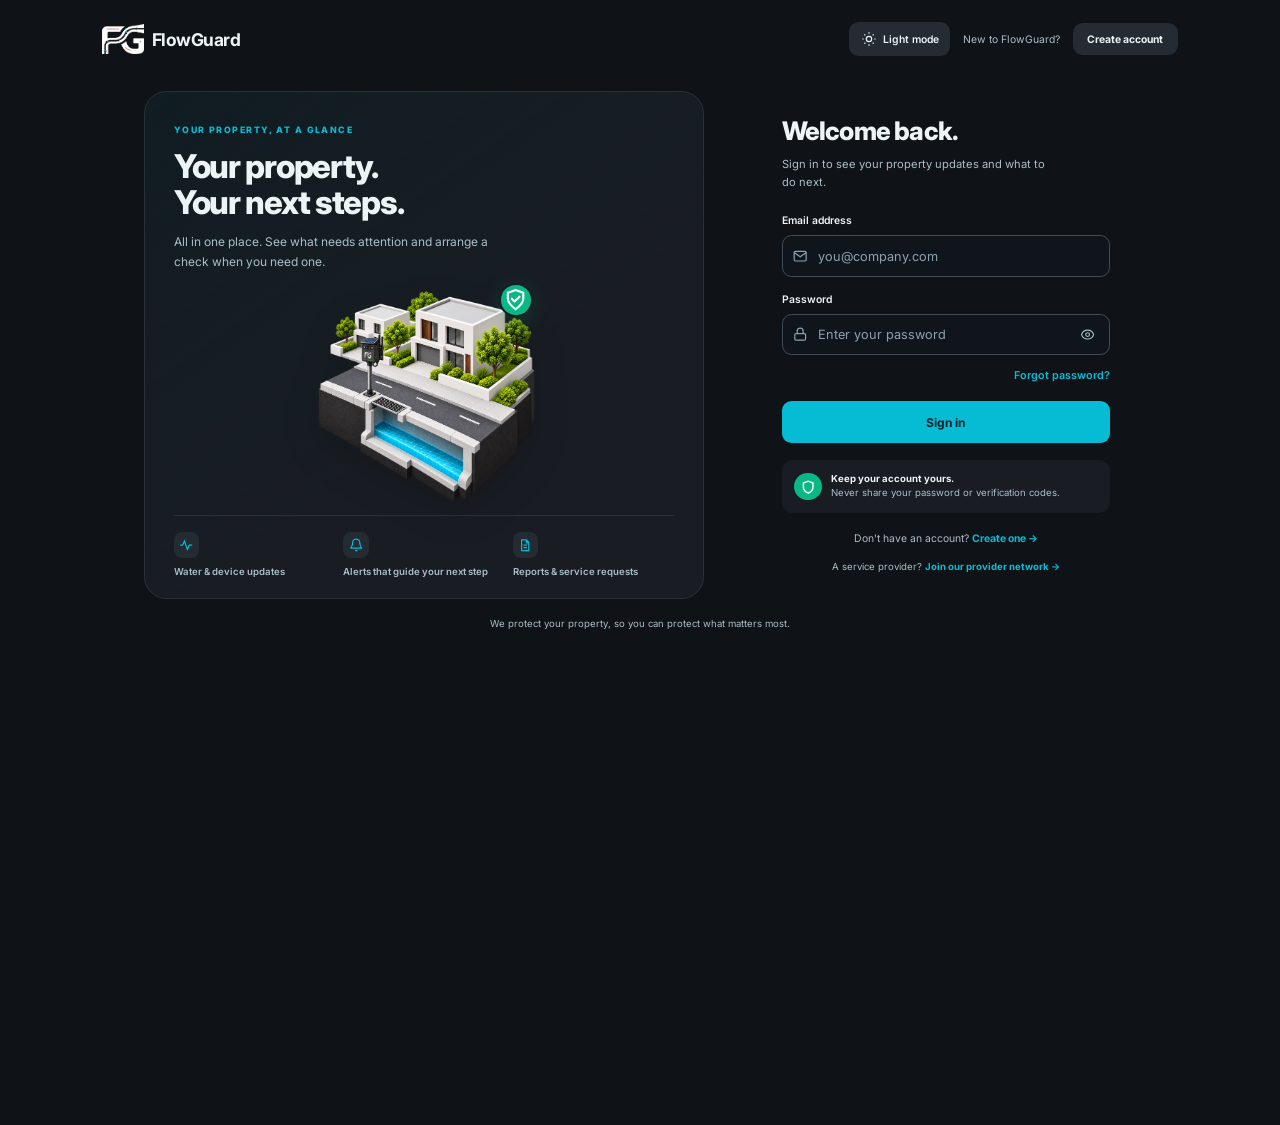
<file: index.html>
<!DOCTYPE html>
<html lang="en" data-theme="dark">
<head>
<meta charset="UTF-8">
<meta name="viewport" content="width=device-width, initial-scale=1.0">
<title>FlowGuard — Client Portal</title>
<link rel="icon" href="favicon.ico" sizes="any">
<link rel="icon" type="image/png" sizes="32x32" href="favicon-32.png">
<link rel="icon" type="image/png" sizes="16x16" href="favicon-16.png">
<link rel="apple-touch-icon" sizes="180x180" href="favicon-180.png">
<link rel="preconnect" href="https://fonts.googleapis.com">
<link rel="preconnect" href="https://fonts.gstatic.com" crossorigin>
<link href="https://fonts.googleapis.com/css2?family=Inter:wght@400;450;500;600;700&display=swap" rel="stylesheet">
<style>
/* ============================================================
   FlowGuard Client Portal — Direction B "Live Monitoring"
   Single design-token source of truth. Light default, dark via [data-theme=dark].
   ============================================================ */
:root{
  --bg:#ffffff; --surface:#ffffff; --surface-2:#ffffff; --surface-3:#ffffff; --line:#ffffff; --line-2:#ffffff;
  --ink:#15191b; --ink-2:#15191b; --ink-3:#15191b;
  --brand:#06bcd4; --brand-2:#06bcd4; --brand-deep:#06bcd4; --brand-soft:#ffffff;
  --ok:#00e676; --ok-bg:#ffffff; --warn:#fe5252; --warn-bg:#ffffff; --alert:#fe5252; --alert-bg:#ffffff;
  --r:20px; --rs:13px; --rx:9px;
  --sh:0 2px 4px transparent, 0 12px 32px transparent;
  --sh-sm:0 1px 2px transparent;
  --ff:'Inter',sans-serif; --ff-d:'Inter',sans-serif;
}
[data-theme="dark"]{
  --bg:#15191b; --surface:#15191b; --surface-2:#15191b; --surface-3:#15191b; --line:#15191b; --line-2:#15191b;
  --ink:#ffffff; --ink-2:#ffffff; --ink-3:#15191b;
  --brand-soft:#15191b;
  --ok-bg:#15191b; --warn-bg:#15191b; --alert-bg:#15191b;
  --sh:0 2px 4px transparent, 0 12px 32px transparent;
  --sh-sm:0 1px 2px transparent;
}
*{box-sizing:border-box;margin:0;padding:0}
body{background:var(--bg);color:var(--ink);font-family:var(--ff);-webkit-font-smoothing:antialiased;line-height:1.5}
a{color:inherit}
.hidden{display:none!important}

/* ---------- App shell ---------- */
.app{display:grid;grid-template-columns:224px 1fr;min-height:100vh}
.rail{background:var(--surface);border-right:1px solid var(--line);display:flex;flex-direction:column;padding:20px 14px;gap:4px;position:sticky;top:0;height:100vh;overflow-y:auto;overflow-x:hidden;scrollbar-width:thin;scrollbar-color:var(--line-2) transparent}
.rail::-webkit-scrollbar{width:6px}
.rail::-webkit-scrollbar-thumb{background:var(--line-2);border-radius:3px}
.rail::-webkit-scrollbar-track{background:transparent}
.rail-brand{display:flex;align-items:center;gap:10px;padding:2px 8px 20px}
.rail-brand .logo{height:32px;width:auto;max-width:44px;object-fit:contain}
.rail-brand .logo-dark{display:none}
[data-theme="dark"] .rail-brand .logo-light{display:none}
[data-theme="dark"] .rail-brand .logo-dark{display:block}
.rail-brand .brand-name{font-family:var(--ff-d);font-size:16px;font-weight:600;letter-spacing:-.01em}
.nav-group{display:flex;flex-direction:column;gap:2px;margin-bottom:6px}
.nav-heading{font-size:11px;font-weight:600;color:var(--ink-3);text-transform:uppercase;letter-spacing:.07em;padding:12px 12px 6px}
.rail .navbtn{display:flex;align-items:center;gap:12px;width:100%;padding:9px 12px;border-radius:10px;color:var(--ink-2);transition:.13s;cursor:pointer;border:none;background:none;text-align:left;font-family:var(--ff);font-size:13px;font-weight:500}
.rail .navbtn svg{width:19px;height:19px;flex-shrink:0}
.rail .navbtn .navlabel{white-space:nowrap}
.rail .navbtn:hover{background:var(--bg);color:var(--ink)}
.rail .navbtn.on{background:var(--brand);color:#ffffff}
.rail-foot{margin-top:auto;display:flex;flex-direction:column;gap:4px;padding-top:12px;border-top:1px solid var(--line);position:sticky;bottom:0;background:var(--surface)}
/* On short screens, drop the promo so the nav + account/logout footer always fit */
@media(max-height:780px){.rail-promo{display:none}}
@media(max-height:600px){.rail-brand{padding-bottom:12px}.rail .navbtn{padding:7px 12px}}
.rail .theme-btn{color:var(--ink-2)}
.rail-user{display:flex;align-items:center;gap:10px;width:100%;padding:8px 10px;border-radius:10px;border:none;background:none;cursor:pointer;transition:.13s}
.rail-user:hover{background:var(--bg)}
.rail-user .me-av{width:32px;height:32px;border-radius:50%;background:var(--brand-deep);color:#ffffff;display:grid;place-items:center;font-family:var(--ff-d);font-weight:600;font-size:13px;flex-shrink:0}
.rail-user .navlabel{font-size:13px;font-weight:600;color:var(--ink)}
.mob-toggle{display:none}
/* settings rows + toggle switch */
.set-row{display:flex;justify-content:space-between;align-items:center;padding:14px 0;border-bottom:1px solid var(--line)}
.set-row:last-of-type{border-bottom:none}
.set-row b{font-size:14px;font-weight:600;display:block}
.set-row small{color:var(--ink-3);font-size:12px}
.switch{position:relative;display:inline-block;width:44px;height:24px;flex-shrink:0}
.switch input{opacity:0;width:0;height:0}
.slider{position:absolute;inset:0;background:var(--line-2);border-radius:24px;transition:.2s;cursor:pointer}
.slider::before{content:"";position:absolute;height:18px;width:18px;left:3px;bottom:3px;background:#ffffff;border-radius:50%;transition:.2s}
.switch input:checked + .slider{background:var(--brand)}
.switch input:checked + .slider::before{transform:translateX(20px)}

.main{padding:0 40px 60px;width:100%}
.top{position:sticky;top:0;z-index:20;display:flex;justify-content:space-between;align-items:center;gap:16px;padding:11px 40px;margin:0 -40px 22px;background:var(--surface);border-bottom:1px solid var(--line);min-height:60px}

/* ---------- Top bar ---------- */
.top h1{font-family:var(--ff-d);font-size:18px;font-weight:600;letter-spacing:-.01em;line-height:1.2}
.top .sub{color:var(--ink-3);font-size:12px;margin-top:1px}
.top-actions{display:flex;align-items:center;gap:8px}
.top-actions .btn{padding:8px 16px;font-size:13px}
.btn{padding:11px 20px;border-radius:100px;background:var(--brand);color:#ffffff;border:none;font-family:var(--ff-d);font-size:14px;font-weight:600;cursor:pointer;transition:.15s}
.btn:hover{background:var(--brand-deep)}
.btn.ghost{background:var(--surface);color:var(--ink-2);border:1px solid var(--line-2)}
.btn.ghost:hover{background:var(--bg)}
.icon-btn{width:36px;height:36px;border-radius:50%;background:var(--surface);border:1px solid var(--line-2);display:grid;place-items:center;color:var(--ink-2);cursor:pointer;position:relative}
.icon-btn svg{width:17px;height:17px}
.icon-btn .badge{position:absolute;top:-2px;right:-2px;min-width:17px;height:17px;border-radius:100px;background:var(--alert);color:#ffffff;font-size:10px;font-weight:700;display:grid;place-items:center;padding:0 4px}

/* ---------- Cards / panels ---------- */
.card,.panel{background:var(--surface);border:1px solid var(--line);border-radius:var(--r);box-shadow:var(--sh)}
.section-t{font-family:var(--ff-d);font-size:16px;font-weight:600;margin:26px 0 14px;display:flex;align-items:center;justify-content:space-between}
.section-t a{color:var(--brand);font-size:13px;font-weight:500;text-decoration:none}

/* chips */
.chip{display:inline-flex;align-items:center;gap:5px;padding:3px 10px;border-radius:100px;font-size:11px;font-weight:600}
.chip.ok{background:var(--ok-bg);color:var(--ok)}
.chip.warn{background:var(--warn-bg);color:var(--warn)}
.chip.alert{background:var(--alert-bg);color:var(--alert)}
.chip .d{width:6px;height:6px;border-radius:50%;background:currentColor}

/* ---------- Notifications ---------- */
#notif-list{display:flex;flex-direction:column;gap:10px}
.ntf-item{display:flex;align-items:center;gap:14px;padding:14px 18px;border-radius:16px;background:var(--surface);border:1px solid var(--line);box-shadow:var(--sh-sm);position:relative;transition:.13s}
.ntf-item:hover{border-color:var(--line-2)}
.ntf-item.unread{border-color:var(--surface);background:var(--surface)}
.ntf-dot{position:absolute;left:7px;top:50%;transform:translateY(-50%);width:7px;height:7px;border-radius:50%;background:var(--brand)}
.ntf-ic{width:42px;height:42px;border-radius:12px;display:grid;place-items:center;flex-shrink:0}
.ntf-ic svg{width:20px;height:20px}
.ntf-body{flex:1;min-width:0}
.ntf-t{font-size:14px;font-weight:600;color:var(--ink)}
.ntf-item:not(.unread) .ntf-t{font-weight:500}
.ntf-s{font-size:12.5px;color:var(--ink-3);margin-top:2px;overflow:hidden;text-overflow:ellipsis;white-space:nowrap}
.ntf-time{font-size:12px;color:var(--ink-3);white-space:nowrap;flex-shrink:0}
.ntf-acts{display:flex;gap:6px;flex-shrink:0;opacity:0;transition:.13s}
.ntf-item:hover .ntf-acts{opacity:1}
.ntf-act{width:30px;height:30px;border-radius:8px;border:1px solid var(--line-2);background:var(--surface);color:var(--ink-3);display:grid;place-items:center;cursor:pointer;transition:.12s}
.ntf-act:hover{color:var(--ink);border-color:var(--ink-3)}
.ntf-act svg{width:15px;height:15px}
@media(hover:none){.ntf-acts{opacity:1}}

/* ---------- Segmented filter control ---------- */
.seg{display:inline-flex;gap:2px;padding:3px;background:var(--bg);border:1px solid var(--line);border-radius:11px;vertical-align:middle}
.seg button{border:0;background:transparent;color:var(--ink-3);font-size:13px;font-weight:600;padding:6px 14px;border-radius:8px;cursor:pointer;transition:.12s;font-family:inherit;white-space:nowrap}
.seg button:hover{color:var(--ink-2)}
.seg button.on{background:var(--surface);color:var(--ink);box-shadow:var(--sh-sm)}

/* ---------- Support tickets ---------- */
#tk-list{display:flex;flex-direction:column;gap:12px}
.tkt-item{display:flex;align-items:flex-start;gap:14px;padding:16px 18px;border-radius:16px;background:var(--surface);border:1px solid var(--line);box-shadow:var(--sh-sm);position:relative;cursor:pointer;transition:.13s}
.tkt-item:hover{border-color:var(--line-2)}
.tkt-item:not(.done){border-color:var(--surface)}
.tkt-body{flex:1;min-width:0;padding-top:1px}
.tkt-t{font-size:15px;font-weight:600;color:var(--ink);line-height:1.35}
.tkt-d{font-size:13px;color:var(--ink-2);margin-top:4px;line-height:1.5;display:-webkit-box;-webkit-line-clamp:1;-webkit-box-orient:vertical;overflow:hidden}
.tkt-m{font-size:12px;color:var(--ink-3);margin-top:8px;font-family:var(--ff);letter-spacing:.01em}
.tkt-right{display:flex;align-items:center;gap:12px;flex-shrink:0;padding-top:2px}
.tkt-pill{font-size:12px;font-weight:700;padding:3px 10px;border-radius:8px;white-space:nowrap}
.tkt-pill.alert{background:var(--surface);color:var(--alert)}
.tkt-pill.warn{background:var(--surface);color:var(--warn)}
.tkt-pill.low{color:var(--ink-3)}
.tkt-pill.open{color:var(--brand)}
.tkt-pill.ok{color:var(--ok)}
.tkt-view{padding:7px 16px;border-radius:9px;border:1px solid var(--line-2);background:var(--surface);color:var(--ink);font-weight:600;font-size:13px;cursor:pointer;transition:.12s}
.tkt-view:hover{border-color:var(--brand);color:var(--brand)}
@media(max-width:640px){.tkt-item{flex-wrap:wrap}.tkt-right{width:100%;padding-left:56px;margin-top:2px}}
/* ticket detail */
.td-cards{display:grid;grid-template-columns:repeat(3,1fr);gap:16px;margin-bottom:22px}
.td-card{padding:20px 22px;border-radius:16px;background:var(--surface);border:1px solid var(--line);box-shadow:var(--sh-sm)}
.td-card-l{font-size:11px;font-weight:700;letter-spacing:.08em;color:var(--ink-3)}
.td-card-v{display:flex;align-items:center;gap:9px;margin-top:12px;font-size:19px;font-weight:700;font-family:var(--ff-d);color:var(--ink)}
.td-dot{width:9px;height:9px;border-radius:50%;flex-shrink:0}
.td-convo-t{font-family:var(--ff-d);font-size:16px;margin-bottom:20px;color:var(--ink)}
@media(max-width:720px){.td-cards{grid-template-columns:1fr}}

/* ---------- Team & roles ---------- */
.tm-invite-grid{display:grid;grid-template-columns:1fr 1fr 1fr auto;gap:16px;align-items:end}
.tm-field label{display:block;font-size:13px;color:var(--ink-2);margin-bottom:8px}
.tm-field input,.tm-field select{width:100%;padding:12px 14px;border:1px solid var(--line-2);border-radius:11px;background:var(--surface-2);color:var(--ink);font-family:var(--ff);font-size:14px}
.tm-field input:focus,.tm-field select:focus{outline:none;border-color:var(--brand)}
.tm-invite-btn{height:46px;padding:0 26px;white-space:nowrap}
.tm-hint{margin-top:16px;font-size:13px;color:var(--ink-3)}
.tm-thead{display:grid;grid-template-columns:1fr 220px 190px;gap:16px;padding:0 2px 14px;border-bottom:1px solid var(--line)}
.tm-thead span{font-size:11px;font-weight:700;letter-spacing:.06em;color:var(--ink-3)}
.trl-row{display:grid;grid-template-columns:1fr 220px 190px;gap:16px;align-items:center;padding:16px 2px;border-bottom:1px solid var(--line)}
.trl-row:last-child{border-bottom:0}
.tm-member{display:flex;align-items:center;gap:14px;min-width:0}
.trl-av{width:44px;height:44px;border-radius:50%;flex-shrink:0;display:grid;place-items:center;overflow:hidden;background:var(--surface-3);color:var(--ink-2);font-size:14px;font-weight:700;border:1px solid var(--line)}
.trl-av img{width:100%;height:100%;object-fit:cover}
.trl-name{display:flex;align-items:center;gap:8px;font-weight:600;color:var(--ink);font-size:14.5px}
.tm-email{font-size:12.5px;color:var(--ink-3);margin-top:3px;overflow:hidden;text-overflow:ellipsis;white-space:nowrap}
.tm-owner{font-size:10.5px;font-weight:700;padding:2px 8px;border-radius:6px;background:var(--surface);color:var(--brand)}
.tm-role-pill{display:inline-flex;align-items:center;gap:7px;padding:5px 12px;border-radius:9px;font-size:12.5px;font-weight:600}
.tm-role-pill.admin{background:var(--surface);color:var(--brand)}
.tm-role-pill.neutral{background:var(--surface-3);color:var(--ink-2)}
.tm-role-sel{padding:6px 30px 6px 12px;border:1px solid var(--line-2);border-radius:9px;background:var(--surface-2) url("data:image/svg+xml,%3Csvg xmlns='http://www.w3.org/2000/svg' width='12' height='12' viewBox='0 0 24 24' fill='none' stroke='%238b96a5' stroke-width='2.5' stroke-linecap='round' stroke-linejoin='round'%3E%3Cpolyline points='6 9 12 15 18 9'/%3E%3C/svg%3E") no-repeat right 10px center;color:var(--ink);font-family:var(--ff);font-size:12.5px;font-weight:600;cursor:pointer;-webkit-appearance:none;appearance:none}
.tm-role-sel:focus{outline:none;border-color:var(--brand)}
.tm-status-cell{display:flex;align-items:center;gap:10px}
.tm-status{display:inline-flex;align-items:center;font-size:12.5px;font-weight:600;padding:5px 12px;border-radius:9px}
.tm-status.active{background:var(--surface);color:#00e676}
.tm-status.pending{background:var(--surface);color:#fe5252}
.tm-status.off{background:var(--surface-3);color:var(--ink-3)}
.tm-deact{font-size:12px;color:var(--ink-3);background:none;border:0;cursor:pointer;padding:0;transition:.12s}
.tm-deact:hover{color:var(--alert)}
.tm-lock{font-size:11px;color:var(--ink-3);margin-top:5px;display:flex;align-items:center;gap:4px}
.tm-lock svg{width:11px;height:11px}
.tm-roles-grid{display:grid;grid-template-columns:repeat(4,1fr);gap:16px;margin-top:16px}
.tm-role-card{padding:22px;border-radius:16px;background:var(--surface);border:1px solid var(--line)}
.tm-role-card h4{font-family:var(--ff-d);font-size:16px;color:var(--ink);margin:0 0 8px}
.tm-role-card .rc-desc{font-size:13px;color:var(--ink-3);line-height:1.55}
.tm-caps{margin-top:16px;padding-top:16px;border-top:1px solid var(--line);display:flex;flex-direction:column;gap:12px}
.tm-cap{display:flex;align-items:flex-start;gap:9px;font-size:13px;color:var(--ink-2)}
.tm-cap svg{width:16px;height:16px;color:var(--brand);flex-shrink:0;margin-top:1px}
@media(max-width:1024px){.tm-roles-grid{grid-template-columns:repeat(2,1fr)}.tm-invite-grid{grid-template-columns:1fr 1fr}.tm-invite-btn{grid-column:1/-1}}
@media(max-width:640px){.tm-roles-grid,.tm-invite-grid{grid-template-columns:1fr}.tm-thead{display:none}.trl-row{grid-template-columns:1fr;gap:12px}}

/* ---------- Toast ---------- */
#toasts{position:fixed;top:20px;right:20px;z-index:100;display:flex;flex-direction:column;gap:10px}
.toast{display:flex;align-items:center;gap:10px;background:var(--surface);border:1px solid var(--line-2);border-left:3px solid var(--brand);border-radius:var(--rs);padding:13px 16px;box-shadow:var(--sh);font-size:13px;font-weight:500;min-width:240px;animation:slidein .2s ease}
.toast.ok{border-left-color:var(--ok)} .toast.error{border-left-color:var(--alert)} .toast.warn{border-left-color:var(--warn)} .toast.info{border-left-color:var(--brand)}
.toast .t-ic{flex:0 0 19px;width:19px;height:19px;display:grid;place-items:center;color:var(--brand)}
.toast .t-ic svg{width:19px;height:19px;animation:toastPop .42s cubic-bezier(.2,.9,.3,1.35) both}
.toast.ok .t-ic{color:var(--ok)} .toast.error .t-ic{color:var(--alert)} .toast.warn .t-ic{color:var(--warn)} .toast.info .t-ic{color:var(--brand)}
.toast .t-msg{flex:1;min-width:0}
@keyframes toastPop{0%{transform:scale(.3) rotate(-12deg);opacity:0}55%{transform:scale(1.18) rotate(3deg);opacity:1}100%{transform:scale(1) rotate(0);opacity:1}}
@media(prefers-reduced-motion:reduce){.toast .t-ic svg{animation:none}}
@keyframes slidein{from{transform:translateX(20px);opacity:0}}

/* ---------- Loading / empty / error states ---------- */
.state{padding:50px 30px;text-align:center;color:var(--ink-3)}
.state .ic{width:52px;height:52px;border-radius:16px;background:var(--bg);display:grid;place-items:center;margin:0 auto 16px}
.state .ic svg{width:26px;height:26px;color:var(--ink-3)}
.state b{display:block;font-family:var(--ff-d);font-size:16px;color:var(--ink);margin-bottom:6px}
.state p{font-size:13px;max-width:340px;margin:0 auto 16px}
.skel{background:linear-gradient(90deg,var(--bg) 25%,var(--surface-2) 50%,var(--bg) 75%);background-size:200% 100%;animation:shim 1.4s infinite;border-radius:8px}
@keyframes shim{to{background-position:-200% 0}}

/* ---------- Demo banner ---------- */
.demo-banner{display:flex;align-items:center;gap:12px;background:var(--warn-bg);border:1px solid var(--warn);border-radius:var(--rs);padding:11px 16px;margin-bottom:18px;font-size:13px}
.demo-banner svg{width:18px;height:18px;color:var(--warn);flex-shrink:0}
.demo-banner b{color:var(--ink)} .demo-banner span{color:var(--ink-2)}
.demo-banner button{margin-left:auto;background:none;border:none;color:var(--warn);font-weight:600;font-size:13px;cursor:pointer;text-decoration:underline}

/* ---------- Gauge (signature) ---------- */
.hero{display:grid;grid-template-columns:280px 1fr;gap:32px;padding:32px;margin-bottom:20px;align-items:center}
.gauge{position:relative;width:220px;height:220px;margin:0 auto}
.gauge-center{position:absolute;inset:0;display:flex;flex-direction:column;align-items:center;justify-content:center;text-align:center;gap:2px}
.gauge-center b{font-family:var(--ff-d);font-size:44px;font-weight:700;letter-spacing:-.02em;line-height:1}
.gauge-center small{color:var(--ink-3);font-size:11px;font-weight:600;text-transform:uppercase;letter-spacing:.08em}
.gauge-center .lvl{font-size:14px;font-weight:600;margin-top:6px;display:flex;align-items:center;justify-content:center;gap:6px}
.lvl-dot{width:8px;height:8px;border-radius:50%;display:inline-block}

/* Greeting header */
.greeting{margin-bottom:0}
.greeting h1{font-family:var(--ff-d);font-size:18px;font-weight:600;letter-spacing:-.01em;line-height:1.2}
.greeting .sub{color:var(--ink-3);font-size:12px;margin-top:1px}

/* Journey hero — adapts per stage */
.journey{display:flex;align-items:center;gap:20px;padding:22px 26px;border-radius:var(--r);margin-bottom:20px;position:relative;overflow:hidden;background:var(--surface);border:1px solid var(--line)}
.journey.stage-active{background-image:radial-gradient(720px 260px at 88% 50%,transparent,transparent)}
.journey.stage-progress{background-image:radial-gradient(720px 260px at 88% 50%,transparent,transparent)}
.journey .jic{width:56px;height:56px;border-radius:16px;display:grid;place-items:center;flex-shrink:0;background:var(--brand-soft)}
.journey .jic svg{width:28px;height:28px;color:var(--brand)}
.journey .jtext{flex:1}
.journey .jtext b{font-family:var(--ff-d);font-size:18px;font-weight:600;display:block;margin-bottom:3px;color:var(--ink)}
.journey .jtext small{color:var(--ink-2);font-size:13px}
.journey .jcta{flex-shrink:0}
.journey .jcta button{background:var(--surface-2);color:var(--ink);border:1px solid var(--line-2);padding:10px 18px;border-radius:100px;font-family:var(--ff-d);font-weight:600;font-size:13px;cursor:pointer}
.journey .jcta button:hover{border-color:var(--brand);color:var(--brand)}
.journey.stage-pending .jcta button{background:var(--brand);color:#ffffff;border-color:var(--brand)}

/* denser KPI row */
.kpi-row{display:grid;grid-template-columns:repeat(auto-fit,minmax(220px,1fr));gap:14px;margin-bottom:20px}
.kpi-c{background:var(--surface);border:1px solid var(--line);border-radius:var(--r);padding:18px 20px;box-shadow:var(--sh-sm)}
.kpi-top{display:flex;align-items:center;justify-content:space-between;margin-bottom:14px}
.kpi-c .kl{color:var(--ink-3);font-size:11px;font-weight:600;text-transform:uppercase;letter-spacing:.05em}
.kpi-ic{width:36px;height:36px;border-radius:10px;background:var(--surface-2);border:1px solid var(--line);display:grid;place-items:center;color:var(--ink-3);flex-shrink:0}
.kpi-ic svg{width:18px;height:18px}
.kpi-c .kn{font-family:var(--ff-d);font-size:34px;font-weight:700;letter-spacing:-.02em;line-height:1}
.kpi-c .ks{font-size:12px;color:var(--ink-3);margin-top:8px}

/* monitoring section wrapper */
.mon-wrap{display:grid;grid-template-columns:280px minmax(0,1fr);gap:24px;align-items:start;background:var(--surface);border:1px solid var(--line);border-radius:var(--r);padding:28px;box-shadow:var(--sh);margin-bottom:8px}
.mon-wrap > :first-child{align-self:center;justify-self:center}

/* report/document rows */
.doc{display:flex;align-items:center;gap:14px;padding:14px 0;border-bottom:1px solid var(--line)}
.doc:last-child{border:none}
.doc .dic{width:40px;height:40px;border-radius:11px;background:var(--brand-soft);color:var(--brand);display:grid;place-items:center;flex-shrink:0}
.doc .dic svg{width:19px;height:19px}
.doc .dmain b{font-size:14px;font-weight:600;display:block}
.doc .dmain small{color:var(--ink-3);font-size:12px}
.doc .dl{margin-left:auto}
.doc .dl a{color:var(--brand);font-size:13px;font-weight:600;text-decoration:none}

@media(max-width:900px){.mon-wrap{grid-template-columns:1fr}.kpi-row{grid-template-columns:1fr 1fr}}
.hero-info h2{font-family:var(--ff-d);font-size:22px;font-weight:600;margin-bottom:8px}
.hero-info p{color:var(--ink-2);font-size:14px;max-width:420px;margin-bottom:20px}
.hero-stats{display:flex;gap:12px;flex-wrap:wrap}
.hero-stats .s{background:var(--bg);border-radius:var(--rs);padding:13px 17px;flex:1;min-width:120px}
.hero-stats .s small{display:block;color:var(--ink-3);font-size:11px;font-weight:600;margin-bottom:5px}
.hero-stats .s b{font-family:var(--ff-d);font-size:18px;font-weight:600}
.hero-stats .s .dot{display:inline-block;width:7px;height:7px;border-radius:50%;background:var(--ok);margin-right:6px}

/* ---------- Sensor cards ---------- */
.sensor-clickable{cursor:pointer;transition:.15s}
.sensor-clickable:hover{border-color:var(--brand);box-shadow:0 4px 16px transparent}
/* horizontal carousel for overview */
.sensor-carousel{display:flex;gap:14px;overflow-x:auto;padding-bottom:10px;scroll-snap-type:x mandatory;-webkit-overflow-scrolling:touch}
.sensor-carousel::-webkit-scrollbar{height:6px}
.sensor-carousel::-webkit-scrollbar-thumb{background:var(--line-2);border-radius:100px}
.sensor-carousel .sensor{flex:0 0 220px;scroll-snap-align:start}
.carousel-hint{font-size:11px;color:var(--ink-3);margin-top:2px}
/* monitoring controls */
.mon-controls{display:flex;justify-content:space-between;align-items:center;gap:14px;margin-bottom:16px;flex-wrap:wrap}
.search-box{display:flex;align-items:center;gap:8px;background:var(--surface);border:1px solid var(--line-2);border-radius:100px;padding:8px 16px;min-width:240px;flex:1;max-width:320px}
.search-box svg{width:16px;height:16px;color:var(--ink-3);flex-shrink:0}
.search-box input{border:none;background:none;outline:none;color:var(--ink);font-family:inherit;font-size:13px;width:100%}
.mon-filters{display:flex;gap:6px;flex-wrap:wrap}
/* data table */
.data-table{width:100%;border-collapse:collapse;font-size:13px}
.data-table thead th{text-align:left;color:var(--ink-3);font-size:11px;text-transform:uppercase;letter-spacing:.04em;padding:8px 6px;position:sticky;top:0;background:var(--surface);border-bottom:1px solid var(--line)}
.data-table tbody td{padding:10px 6px;border-top:1px solid var(--line)}
.data-table tbody tr:hover{background:var(--surface-2)}
/* ticket thread */
.thread{display:flex;flex-direction:column;gap:18px;margin-bottom:22px}
.thread-msg{max-width:62%;padding:14px 17px;border-radius:16px;border:1px solid var(--line)}
.thread-msg.mine{align-self:flex-end;background:var(--surface);border-color:var(--surface)}
.thread-msg.them{align-self:flex-start;background:var(--bg)}
.thread-h{display:flex;align-items:center;gap:9px;margin-bottom:9px;font-size:13px}
.thread-av{width:26px;height:26px;border-radius:50%;flex-shrink:0;display:grid;place-items:center;overflow:hidden;background:var(--surface-3);color:var(--ink-2);font-size:10px;font-weight:700;border:1px solid var(--line)}
.thread-av img{width:100%;height:100%;object-fit:cover}
.thread-h b{font-weight:600;color:var(--ink);font-size:13px}
.thread-time{margin-left:auto;color:var(--ink-3);font-size:12px;white-space:nowrap}
.thread-b{font-size:13.5px;color:var(--ink-2);line-height:1.6}
.thread-sys{text-align:center;font-size:12px;color:var(--ink-3);padding:4px}
.reply-box{border-top:1px solid var(--line);padding-top:18px}
.reply-box textarea{width:100%;padding:12px 15px;border:1px solid var(--line-2);border-radius:12px;background:var(--surface-2);color:var(--ink);font-family:inherit;font-size:14px;margin-bottom:12px;resize:vertical}
.reply-box textarea:focus{outline:none;border-color:var(--brand)}
.reply-bar{display:flex;align-items:center;gap:14px}
.reply-attach{display:inline-flex;align-items:center;gap:8px;color:var(--ink-3);font-size:13px;cursor:pointer;transition:.12s}
.reply-attach:hover{color:var(--ink-2)}
.reply-attach svg{width:16px;height:16px}
.reply-attach-name{font-size:12px;color:var(--ink-3);max-width:220px;overflow:hidden;text-overflow:ellipsis;white-space:nowrap}
.reply-bar .btn{margin-left:auto}
/* invoice detail */
.inv-line{display:flex;justify-content:space-between;padding:11px 0;border-bottom:1px solid var(--line);font-size:13px}
.inv-line:last-child{border:none}.inv-line span{color:var(--ink-3)}
/* service tiers */
.tier-list{display:flex;flex-direction:column;gap:10px}
.tier-opt{display:flex;align-items:center;gap:12px;padding:14px 16px;border:1px solid var(--line-2);border-radius:var(--rs);cursor:pointer;transition:.15s}
.tier-opt:hover{border-color:var(--brand)}
.tier-opt:has(input:checked){border-color:var(--brand);background:var(--brand-soft)}
.tier-opt input{width:18px;height:18px;accent-color:var(--brand)}
.tier-info{flex:1}.tier-info b{display:block;font-size:14px;font-weight:600}.tier-info small{color:var(--ink-3);font-size:12px}
.tier-price{font-family:var(--ff-d);font-weight:600;font-size:14px;white-space:nowrap}
/* all sensor cards equal height with consistent spacing */
.sensor{display:flex;flex-direction:column;min-height:300px}
.sensor .sensor-metrics{margin-top:12px}
.sensors{display:grid;grid-template-columns:repeat(auto-fill,minmax(200px,1fr));gap:16px}
/* overview compact sensor grid (3 across + more card) */
.mon-sensor-grid{display:grid;grid-template-columns:repeat(3,1fr);gap:14px}
.sensor-more{display:flex;flex-direction:column;align-items:center;justify-content:center;text-align:center;cursor:pointer;border-style:dashed;color:var(--ink-3);transition:.15s}
.sensor-more:hover{border-color:var(--brand);color:var(--brand);background:var(--surface-2)}
.sensor-more .more-n{font-family:var(--ff-d);font-size:30px;font-weight:700;color:var(--brand)}
.sensor-more .more-l{font-size:12px;margin-top:2px}
.sensor-more .more-cta{font-size:12px;font-weight:600;color:var(--brand);margin-top:10px}
@media(max-width:1100px){.mon-sensor-grid{grid-template-columns:1fr 1fr}}
@media(max-width:600px){.mon-sensor-grid{grid-template-columns:1fr}}
.sensor{background:var(--surface);border:1px solid var(--line);border-radius:var(--rs);padding:18px;box-shadow:var(--sh)}
.sensor .sh{display:flex;justify-content:space-between;align-items:center;margin-bottom:14px}
.sensor .nm{font-size:13px;font-weight:600;color:var(--ink-2)}
.live{display:inline-flex;align-items:center;gap:5px;font-size:11px;font-weight:600;color:var(--ok)}
.live.off{color:var(--ink-3)}
.live .d{width:6px;height:6px;border-radius:50%;background:var(--ok);animation:blink 1.6s infinite}
@keyframes blink{50%{opacity:.3}}
.sensor .v{font-family:var(--ff-d);font-size:26px;font-weight:700;letter-spacing:-.02em}
.sensor .v .u2{font-size:16px;color:var(--ink-3);margin-left:3px}
.sensor .u{color:var(--ink-3);font-size:12px;margin-top:2px}
.spark{display:flex;align-items:flex-end;gap:3px;height:34px;margin-top:12px}
.spark i{flex:1;background:var(--brand-soft);border-radius:3px;min-height:4px}
.sensor-metrics{display:flex;gap:14px;margin-top:12px;padding-top:12px;border-top:1px solid var(--line)}
.sensor-metrics .sm{display:flex;flex-direction:column;gap:2px}
.sensor-metrics .sm-l{color:var(--ink-3);font-size:11px;font-weight:600;text-transform:uppercase;letter-spacing:.04em}
.sensor-metrics .sm-v{font-family:var(--ff-d);font-size:14px;font-weight:600}
/* device notice */
.device-notice{display:flex;align-items:center;gap:14px;background:var(--alert-bg);border:1px solid var(--alert);border-radius:var(--rs);padding:14px 18px;margin-bottom:16px}
.device-notice svg{width:22px;height:22px;color:var(--alert);flex-shrink:0}
.device-notice b{display:block;font-size:14px;color:var(--ink)}
.device-notice span{font-size:12px;color:var(--ink-2)}
.device-notice .btn{margin-left:auto;flex-shrink:0;padding:9px 16px;font-size:13px}
/* alerts summary strip */
.alert-kpis{display:grid;grid-template-columns:repeat(4,1fr);gap:14px;margin-bottom:20px}
.alert-kpi{background:var(--surface);border:1px solid var(--line);border-radius:var(--rs);padding:16px 18px;box-shadow:var(--sh-sm)}
.alert-kpi .n{font-family:var(--ff-d);font-size:26px;font-weight:700}
.alert-kpi .l{font-size:11px;color:var(--ink-3);font-weight:600;text-transform:uppercase;letter-spacing:.04em;margin-top:4px}
/* SLA cards */
.sla-grid{display:grid;grid-template-columns:repeat(3,1fr);gap:14px}
.sla-c{background:var(--bg);border-radius:var(--rs);padding:16px}
.sla-c .l{font-size:11px;color:var(--ink-3);font-weight:600;text-transform:uppercase;letter-spacing:.04em;margin-bottom:8px}
.sla-c .v{font-family:var(--ff-d);font-size:22px;font-weight:700}
.sla-c .s{font-size:12px;color:var(--ink-3);margin-top:2px}
@media(max-width:900px){.alert-kpis{grid-template-columns:1fr 1fr}.sla-grid{grid-template-columns:1fr}}

/* ---------- Stat tiles ---------- */
.grid-3{display:grid;grid-template-columns:repeat(auto-fill,minmax(300px,1fr));gap:16px;margin-bottom:8px}
.grid-4{display:grid;grid-template-columns:repeat(4,1fr);gap:16px}
@media(max-width:1024px){.grid-4{grid-template-columns:repeat(2,1fr)}}
@media(max-width:520px){.grid-4{grid-template-columns:1fr}}
.statcard{padding:20px}
.statcard .lbl{color:var(--ink-3);font-size:12px;font-weight:600;text-transform:uppercase;letter-spacing:.04em;margin-bottom:12px}
.statcard .num{font-family:var(--ff-d);font-size:28px;font-weight:700;letter-spacing:-.02em}
.statcard .sub{color:var(--ink-3);font-size:12px;margin-top:4px}
.statcard .chip{margin-top:12px}

/* ---------- Two-column ---------- */
.cols{display:grid;grid-template-columns:repeat(auto-fit,minmax(380px,1fr));gap:16px;margin-top:24px}
.cols.wide{grid-template-columns:1.4fr 1fr}
.panel-pad{padding:24px}
.panel-pad h3{font-family:var(--ff-d);font-size:16px;font-weight:600;margin-bottom:18px}

/* timeline / activity rows */
.evt{display:flex;gap:13px;padding:12px 0;border-bottom:1px solid var(--line)}
.evt:last-child{border:none}
.evt .ic{width:34px;height:34px;border-radius:10px;display:grid;place-items:center;flex-shrink:0}
.evt .ic svg{width:17px;height:17px}
.evt.ok .ic{background:var(--ok-bg);color:var(--ok)}
.evt.warn .ic{background:var(--warn-bg);color:var(--warn)}
.evt.alert .ic{background:var(--alert-bg);color:var(--alert)}
.evt b{font-size:13px;font-weight:600;display:block}
.evt small{color:var(--ink-3);font-size:12px}
.evt .t{margin-left:auto;color:var(--ink-3);font-size:11px;white-space:nowrap}

/* table rows (billing/properties) */
.rows{display:flex;flex-direction:column;gap:12px}
.row{display:flex;align-items:center;gap:14px;padding:15px 0;border-bottom:1px solid var(--line)}
.row:last-child{border:none}
.row .rmain b{font-size:14px;font-weight:600;display:block}
.row .rmain small{color:var(--ink-3);font-size:12px}
.row .rright{margin-left:auto;text-align:right}
.row .amt{font-family:var(--ff-d);font-size:16px;font-weight:600}

/* forms */
.field{margin-bottom:16px}
.field label{display:block;font-size:13px;font-weight:500;margin-bottom:6px;color:var(--ink-2)}
.field input,.field select,.field textarea{width:100%;padding:11px 14px;border:1px solid var(--line-2);border-radius:var(--rx);background:var(--surface-2);color:var(--ink);font-family:inherit;font-size:14px}
.field input:focus,.field select:focus,.field textarea:focus{outline:none;border-color:var(--brand);background:var(--surface)}
.field .hint{color:var(--ink-3);font-size:12px;margin-top:5px}

/* modal */
.modal-bg{position:fixed;inset:0;background:transparent;backdrop-filter:blur(3px);display:grid;place-items:center;z-index:80;padding:20px}
.modal{background:var(--surface);border-radius:var(--r);box-shadow:var(--sh);width:100%;max-width:520px;max-height:90vh;overflow:auto}
.modal-h{display:flex;justify-content:space-between;align-items:center;padding:22px 26px;border-bottom:1px solid var(--line)}
.modal-h h2{font-family:var(--ff-d);font-size:18px;font-weight:600}
.modal-h button{background:none;border:none;cursor:pointer;color:var(--ink-3);font-size:22px;line-height:1}
.modal-b{padding:26px}
.modal-f{padding:18px 26px;border-top:1px solid var(--line);display:flex;justify-content:flex-end;gap:10px}

@media(max-width:900px){
  .hero{grid-template-columns:1fr}.sensors{grid-template-columns:1fr 1fr}
  .grid-3,.grid-4,.cols,.cols.wide{grid-template-columns:1fr}
  .app{grid-template-columns:1fr}
  .rail{position:fixed;left:0;top:0;bottom:0;width:224px;z-index:40;transform:translateX(-100%);transition:transform .25s;box-shadow:var(--sh)}
  .rail.open{transform:translateX(0)}
  .mob-toggle{display:grid;place-items:center;position:fixed;top:14px;right:14px;z-index:50;width:42px;height:42px;border-radius:12px;background:var(--surface);border:1px solid var(--line-2);color:var(--ink);cursor:pointer}
  .mob-toggle svg{width:20px;height:20px}
  .main{padding:0 18px 40px}
  /* Stack header title + actions vertically so button clusters don't crowd the menu toggle */
  .top{padding:10px 66px 12px 18px;margin:0 -18px 18px;min-height:54px;flex-direction:column;align-items:stretch;gap:12px}
  .top>div:last-child{justify-content:flex-start!important;flex-wrap:wrap}
  /* Wider chat bubbles on mobile + wrap the timestamp so it never clips */
  .thread-msg{max-width:90%}
  .thread-h{flex-wrap:wrap}
  .thread-time{margin-left:35px;flex-basis:100%;margin-top:1px}
}
.assigned-team{margin-top:6px}
.team-head{display:flex;align-items:center;gap:10px;margin-bottom:12px}
.tm-list{display:flex;flex-direction:column;gap:10px}
.tm-row{display:flex;align-items:center;gap:11px}
.tm-av{width:34px;height:34px;border-radius:50%;background:var(--brand-soft);color:var(--brand-deep);display:grid;place-items:center;font-family:var(--ff-d);font-size:12px;font-weight:600;flex-shrink:0}
.tm-name{font-size:13px;font-weight:500;color:var(--ink)}
.tm-role{font-size:12px;color:var(--ink-3)}
.crumb{color:var(--ink-3);font-size:12px;margin-bottom:6px;cursor:pointer;display:inline-flex;align-items:center;gap:4px;transition:color .15s}
.crumb:hover{color:var(--brand)}
.rep-metric{background:var(--surface-2);border:1px solid var(--line);border-radius:12px;padding:10px 14px;min-width:120px}
.rep-metric .l{font-size:11px;font-weight:600;letter-spacing:.04em;text-transform:uppercase;color:var(--ink-3);margin-bottom:4px}
.rep-metric .v{font-family:var(--ff-d);font-size:20px;font-weight:600}
.modal-wide{max-width:560px;width:100%}
.form-section-t{font-family:var(--ff-d);font-size:13px;font-weight:600;color:var(--ink);margin:20px 0 10px;padding-top:14px;border-top:1px solid var(--line)}
.form-section-t:first-child{margin-top:0;padding-top:0;border-top:none}
.form-section-t .opt{font-family:var(--ff-b);font-size:12px;font-weight:400;color:var(--ink-3)}
.field-row{display:flex;gap:12px}
.field-row .field{flex:1}
.field .req{color:var(--alert)}
.profile-grid{display:grid;grid-template-columns:1fr 1fr;column-gap:40px;row-gap:0}
.pf-row{display:flex;justify-content:space-between;align-items:baseline;gap:16px;padding:11px 0;border-bottom:1px solid var(--line)}
.pf-k{font-size:13px;color:var(--ink-3);flex-shrink:0}
.pf-v{font-size:13px;color:var(--ink);font-weight:500;text-align:right}
@media(max-width:600px){.profile-grid{grid-template-columns:1fr;column-gap:0}}
.sensor-offline{border-color:transparent!important;background:linear-gradient(180deg,transparent,transparent)!important}
.live.off-red{color:#fe5252;background:transparent;border:1px solid transparent}
.live.off-red .d{background:#fe5252}
.offline-body{padding:18px 0 8px}
.offline-msg{font-size:14px;font-weight:600;color:#fe5252}
.offline-sub{font-size:12px;color:var(--ink-3);margin-top:3px}
.sensor-ping{font-size:11px;color:var(--ink-3);margin-top:8px}
.weather-strip{display:flex;align-items:center;gap:12px;padding:13px 18px;border-radius:var(--rs);border:1px solid var(--line);background:var(--surface);font-size:13px;color:var(--ink-2);margin-bottom:20px}
.weather-strip svg{width:20px;height:20px;flex-shrink:0}
.weather-strip.ok{border-color:transparent;background:transparent}
.weather-strip.ok svg{color:var(--ok)}
.weather-strip.warn{border-color:transparent;background:transparent}
.weather-strip.warn svg{color:var(--warn)}
.weather-strip.alert{border-color:transparent;background:transparent}
.weather-strip.alert svg{color:var(--alert)}
.weather-strip b{color:var(--ink)}
.wx-ico{display:inline-flex;line-height:0;flex-shrink:0}
.wx-ico svg{border-radius:11px}
.weather-strip .wx-ico svg{width:68px;height:68px}
.health-chip{font-size:12px;font-weight:600;padding:5px 12px;border-radius:100px;white-space:nowrap;cursor:default}
.health-chip.ok{color:var(--ok);background:transparent;border:1px solid transparent}
.health-chip.warn{color:var(--warn);background:transparent;border:1px solid transparent}
.health-chip.alert{color:var(--alert);background:transparent;border:1px solid transparent}
.season-strip{display:flex;align-items:center;justify-content:space-between;gap:16px;padding:16px 20px;border-radius:var(--rs);border:1px solid transparent;background:transparent;margin-bottom:20px}
.season-strip b{font-family:var(--ff-d);font-size:14px;color:var(--ink)}
.season-strip p{font-size:13px;color:var(--ink-2);margin:3px 0 0;line-height:1.5}
.btn.sm{padding:7px 14px;font-size:12px}
.alert-actions{display:flex;gap:8px;margin-top:9px;flex-wrap:wrap}
/* ---------- utilities (inline-style migration) ---------- */
.clickable{cursor:pointer}
.clickable-outline{cursor:pointer;border:1px solid var(--line-2)}
.mb-20{margin-bottom:20px}
.mb-10{margin-bottom:10px}
.muted{color:var(--ink-3);font-size:13px}
.c-alert{color:var(--alert)}
.c-ok{color:var(--ok)}
.minw0{min-width:0}
.m0b2{margin:0 0 2px}
.dv{font-family:var(--ff-d);font-size:14px}
.row-between{display:flex;justify-content:space-between;align-items:center}
.panel h3{font-family:var(--ff-d);font-size:16px}
/* ---------- tables ---------- */
.tbl-wrap{overflow-x:auto;padding:0}
.tbl{width:100%;border-collapse:collapse;font-size:13px}
.tbl th{text-align:left;font-size:11px;font-weight:600;letter-spacing:.05em;text-transform:uppercase;color:var(--ink-3);padding:12px 16px;border-bottom:1px solid var(--line);white-space:nowrap}
.tbl td{padding:13px 16px;border-bottom:1px solid var(--line);vertical-align:middle}
.tbl tbody tr:last-child td{border-bottom:none}
.tbl tbody tr.rowlink{cursor:pointer;transition:background .12s}
.tbl tbody tr.rowlink:hover{background:var(--surface-2)}
/* ---------- de-nativized form controls ---------- */
.field input,.field select,.field textarea{appearance:none;-webkit-appearance:none;-moz-appearance:none;transition:border-color .15s, box-shadow .15s}
.field input:focus,.field select:focus,.field textarea:focus{box-shadow:0 0 0 3px var(--brand-soft)}
.field select{background-image:url('data:image/svg+xml;utf8,<svg xmlns="http://www.w3.org/2000/svg" width="12" height="8" viewBox="0 0 12 8"><path d="M1 1l5 5 5-5" stroke="%238399a4" stroke-width="2" fill="none" stroke-linecap="round"/></svg>');background-repeat:no-repeat;background-position:right 13px center;padding-right:38px;cursor:pointer}
.field textarea{resize:vertical;min-height:84px}
.field input[type="date"]{cursor:pointer}
input[type="checkbox"],input[type="radio"]{accent-color:var(--brand)}
:focus-visible{outline:2px solid var(--brand);outline-offset:2px;border-radius:4px}
button:focus:not(:focus-visible){outline:none}
.gauge-sub{font-size:11px;color:var(--ink-3);text-align:center;margin-top:6px}
.mon-wrap{position:relative;overflow:hidden}
.mon-wrap::after{content:"";position:absolute;left:0;right:0;bottom:0;height:70px;pointer-events:none;background:url('data:image/svg+xml;utf8,<svg xmlns="http://www.w3.org/2000/svg" width="1200" height="70" viewBox="0 0 1200 70" preserveAspectRatio="none"><path d="M0 35 Q150 8 300 35 T600 35 T900 35 T1200 35 V70 H0 Z" fill="%230891b2" fill-opacity="0.04"/><path d="M0 48 Q150 22 300 48 T600 48 T900 48 T1200 48 V70 H0 Z" fill="%230891b2" fill-opacity="0.06"/></svg>') bottom/100% 70px no-repeat}
@media(max-width:700px){
  .tbl thead{display:none}
  .tbl,.tbl tbody,.tbl tr,.tbl td{display:block;width:100%}
  .tbl tr{padding:14px 16px;border-bottom:1px solid var(--line)}
  .tbl tbody tr:last-child{border-bottom:none}
  .tbl td{padding:3px 0;border:none}
  .tbl td[data-label]::before{content:attr(data-label);display:inline-block;width:92px;font-size:11px;text-transform:uppercase;letter-spacing:.05em;color:var(--ink-3);font-weight:600;vertical-align:top}
  .tbl .tbl-arrow{display:none}
}
.prop-select{appearance:none;-webkit-appearance:none;background:var(--surface);border:1px solid var(--line-2);border-radius:10px;padding:8px 34px 8px 13px;font-size:13px;font-weight:500;color:var(--ink);cursor:pointer;background-image:url('data:image/svg+xml;utf8,<svg xmlns="http://www.w3.org/2000/svg" width="12" height="8" viewBox="0 0 12 8"><path d="M1 1l5 5 5-5" stroke="%236f8794" stroke-width="2" fill="none" stroke-linecap="round"/></svg>');background-repeat:no-repeat;background-position:right 11px center}
.fc-day{display:grid;grid-template-columns:110px 1fr 130px 110px;gap:14px;align-items:center;padding:12px 16px;border-bottom:1px solid var(--line)}
.fc-day:last-child{border-bottom:none}
.fc-bar{height:8px;border-radius:4px;background:var(--surface-2);overflow:hidden}
.fc-bar i{display:block;height:100%;border-radius:4px}
@media(max-width:700px){.fc-day{grid-template-columns:90px 1fr 90px}. fc-hide-m{display:none}}
#rail-prop{padding:0 6px 14px}
#rail-prop .prop-select{width:100%}
.rail-promo{margin:18px 6px 10px;padding:16px 14px;border:1px solid var(--line);border-radius:14px;background:var(--surface-2);text-align:center}
.rp-art{position:relative;margin-bottom:10px}
.rp-art svg{width:100%;height:auto}
.rp-shield{position:absolute;top:-4px;right:2px;width:28px;height:28px;border-radius:50%;background:var(--ok);color:#ffffff;display:grid;place-items:center;box-shadow:0 2px 8px transparent}
.rail-promo p{font-size:12px;color:var(--ink-2);line-height:1.5;margin:0 0 12px}
.rp-btn{display:block;padding:8px 10px;border:1px solid var(--line-2);border-radius:10px;background:var(--surface);font-size:12px;font-weight:600;color:var(--ink);text-decoration:none;transition:border-color .15s}
.rp-btn:hover{border-color:var(--brand)}
.fc-grid{display:grid;grid-template-columns:repeat(auto-fit,minmax(96px,1fr));gap:4px}
.fc-cell{display:flex;flex-direction:column;align-items:center;gap:5px;padding:12px 6px;border-radius:12px}
.fc-cell:hover{background:var(--surface-2)}
.fc-cell b{font-size:13px}
.ov-cols{display:grid;grid-template-columns:minmax(0,1fr) 360px;gap:18px;align-items:start}
.ov-side{display:flex;flex-direction:column;gap:18px;position:sticky;top:16px}
.ov-side .panel{width:100%}
.fc-mini{display:grid;grid-template-columns:repeat(7,1fr);gap:2px}
.fc-mini-cell{display:flex;flex-direction:column;align-items:center;gap:4px;padding:8px 2px;border-radius:10px}
.fc-mini-cell:hover{background:var(--surface-2)}
.fc-mini-cell .fcd{font-size:11px;font-weight:600;color:var(--ink-3);text-transform:uppercase}
@media(max-width:1100px){.ov-cols{grid-template-columns:1fr}.ov-side{position:static}}
.oc-grid{display:grid;grid-template-columns:200px 1fr;gap:20px;align-items:center}
.oc-hero{text-align:center;padding:14px;border-radius:14px;background:var(--surface-2)}
.oc-hero b{display:block;font-family:var(--ff-d);font-size:40px;font-weight:600;color:var(--ok);line-height:1.1}
.oc-hero span{display:block;font-size:13px;font-weight:600;color:var(--ink);margin-top:2px}
.oc-hero small{display:block;margin-top:2px;font-size:11px}
.oc-stats{display:grid;grid-template-columns:repeat(auto-fit,minmax(110px,1fr));gap:10px}
.oc-stat{padding:10px 12px;border:1px solid var(--line);border-radius:12px}
.oc-stat b{display:block;font-family:var(--ff-d);font-size:20px;font-weight:600}
.oc-stat span{font-size:12px;color:var(--ink-3)}
@media(max-width:700px){.oc-grid{grid-template-columns:1fr}}
.svc-panel{padding:20px;margin-bottom:16px;min-width:0;overflow-wrap:anywhere}
.svc-panel h2{font-size:20px;margin:0 0 16px}
.svc-fields{display:grid;grid-template-columns:repeat(2,minmax(0,1fr));gap:16px}
.svc-panel label{display:grid;gap:8px;margin-bottom:16px;font-size:14px;color:var(--ink-2)}
.svc-panel input,.svc-panel select,.svc-panel textarea{box-sizing:border-box;width:100%;min-width:0;padding:12px;border:1px solid var(--line-2);border-radius:var(--rx);color:var(--ink);background:var(--surface);font:inherit}
.svc-panel select{padding-right:36px}.svc-submit{display:flex;align-items:center;justify-content:space-between;gap:16px}.svc-list{display:grid}.svc-list a{display:grid;gap:8px;padding:16px 0;border-top:1px solid var(--line);color:var(--ink);text-decoration:none}.svc-list span,.svc-list small{color:var(--ink-2)}.svc-panel article{padding:12px 0;border-top:1px solid var(--line)}.svc-panel dl{display:grid;grid-template-columns:140px minmax(0,1fr);gap:12px}.svc-panel dd{margin:0}.svc-panel [hidden]{display:none}
@media(max-width:600px){.svc-fields{grid-template-columns:minmax(0,1fr)}.svc-panel{padding:16px}.svc-submit{align-items:stretch;flex-direction:column}}
</style>
<link rel="stylesheet" href="portal-review.css?v=client22">
<link rel="stylesheet" href="portal-workspace.css?v=client7">
<link rel="stylesheet" href="portal-client.css?v=client22">
</head>
<body>
<div class="app">
  <!-- Rail nav -->
  <nav class="rail" id="rail">
    <div class="rail-brand">
      <img class="logo logo-light" src="fg-logo-light.png" alt="FlowGuard">
      <img class="logo logo-dark" src="fg-logo-dark.png" alt="FlowGuard">
      <span class="brand-name">FlowGuard</span>
    </div>
    <div id="rail-prop"></div>
    <div class="nav-group">
      <button class="navbtn on" data-tab="overview"><svg viewBox="0 0 24 24" fill="none" stroke="currentColor" stroke-width="2" stroke-linecap="round" stroke-linejoin="round"><path d="M3 9l9-7 9 7v11a2 2 0 01-2 2H5a2 2 0 01-2-2z"/><path d="M9 22V12h6v10"/></svg><span class="navlabel">Home</span></button>
      <button class="navbtn" data-tab="monitoring"><svg viewBox="0 0 24 24" fill="none" stroke="currentColor" stroke-width="2" stroke-linecap="round" stroke-linejoin="round"><path d="M3 12h4l2-6 4 12 2-6h6"/></svg><span class="navlabel">Water &amp; devices</span></button>
      <button class="navbtn" data-tab="forecast"><svg viewBox="0 0 24 24" fill="none" stroke="currentColor" stroke-width="2" stroke-linecap="round" stroke-linejoin="round"><path d="M20 16.2A4.5 4.5 0 0017.5 8h-1.8A7 7 0 104 14.9"/><path d="M8 19v2M12 20v2M16 19v2"/></svg><span class="navlabel">Weather outlook</span></button>
      <button class="navbtn" data-tab="properties"><svg viewBox="0 0 24 24" fill="none" stroke="currentColor" stroke-width="2" stroke-linecap="round" stroke-linejoin="round"><path d="M3 21h18M5 21V7l7-4 7 4v14M9 21v-4h6v4M9 10h.01M15 10h.01M9 13h.01M15 13h.01"/></svg><span class="navlabel">My properties</span></button>
      <button class="navbtn" data-tab="reports"><svg viewBox="0 0 24 24" fill="none" stroke="currentColor" stroke-width="2" stroke-linecap="round" stroke-linejoin="round"><path d="M14 2H6a2 2 0 00-2 2v16a2 2 0 002 2h12a2 2 0 002-2V8z"/><path d="M14 2v6h6M9 13h6M9 17h6"/></svg><span class="navlabel">Reports</span></button>
    </div>
    <div class="nav-group">
      <div class="nav-heading">Account</div>
      <button class="navbtn" data-tab="services"><svg viewBox="0 0 24 24" fill="none" stroke="currentColor" stroke-width="2"><path d="M9 5h6M9 3h6v4H9zM7 5H5v16h14V5h-2M8 12h8M8 16h5"/></svg><span class="navlabel">Requests &amp; visits</span></button>
      <button class="navbtn" data-tab="billing"><svg viewBox="0 0 24 24" fill="none" stroke="currentColor" stroke-width="2" stroke-linecap="round" stroke-linejoin="round"><rect x="2" y="5" width="20" height="14" rx="2"/><path d="M2 10h20"/></svg><span class="navlabel">Payments</span></button>
      <button class="navbtn" data-tab="alerts"><svg viewBox="0 0 24 24" fill="none" stroke="currentColor" stroke-width="2" stroke-linecap="round" stroke-linejoin="round"><path d="M18 8A6 6 0 006 8c0 7-3 9-3 9h18s-3-2-3-9"/><path d="M13.7 21a2 2 0 01-3.4 0"/></svg><span class="navlabel">Alerts</span></button>
      <button class="navbtn" data-tab="support"><svg viewBox="0 0 24 24" fill="none" stroke="currentColor" stroke-width="2" stroke-linecap="round" stroke-linejoin="round"><path d="M21 11.5a8.38 8.38 0 01-.9 3.8 8.5 8.5 0 01-7.6 4.7 8.38 8.38 0 01-3.8-.9L3 21l1.9-5.7a8.38 8.38 0 01-.9-3.8 8.5 8.5 0 014.7-7.6 8.38 8.38 0 013.8-.9h.5a8.48 8.48 0 018 8v.5z"/></svg><span class="navlabel">Get help</span></button>
      <button class="navbtn" data-tab="team" style="display:none"><svg viewBox="0 0 24 24" fill="none" stroke="currentColor" stroke-width="2" stroke-linecap="round" stroke-linejoin="round"><path d="M17 21v-2a4 4 0 00-4-4H5a4 4 0 00-4 4v2"/><circle cx="9" cy="7" r="4"/><path d="M23 21v-2a4 4 0 00-3-3.87M16 3.13a4 4 0 010 7.75"/></svg><span class="navlabel">People &amp; access</span></button>
      <button class="navbtn" data-tab="settings"><svg viewBox="0 0 24 24" fill="none" stroke="currentColor" stroke-width="2" stroke-linecap="round" stroke-linejoin="round"><circle cx="12" cy="12" r="3"/><path d="M19.4 15a1.65 1.65 0 00.33 1.82l.06.06a2 2 0 11-2.83 2.83l-.06-.06a1.65 1.65 0 00-1.82-.33 1.65 1.65 0 00-1 1.51V21a2 2 0 01-4 0v-.09A1.65 1.65 0 009 19.4a1.65 1.65 0 00-1.82.33l-.06.06a2 2 0 11-2.83-2.83l.06-.06a1.65 1.65 0 00.33-1.82 1.65 1.65 0 00-1.51-1H3a2 2 0 010-4h.09A1.65 1.65 0 004.6 9a1.65 1.65 0 00-.33-1.82l-.06-.06a2 2 0 112.83-2.83l.06.06a1.65 1.65 0 001.82.33H9a1.65 1.65 0 001-1.51V3a2 2 0 014 0v.09a1.65 1.65 0 001 1.51 1.65 1.65 0 001.82-.33l.06-.06a2 2 0 112.83 2.83l-.06.06a1.65 1.65 0 00-.33 1.82V9a1.65 1.65 0 001.51 1H21a2 2 0 010 4h-.09a1.65 1.65 0 00-1.51 1z"/></svg><span class="navlabel">Settings</span></button>
    </div>
    <div class="rail-promo">
      <div class="rp-art">
        <svg viewBox="0 0 120 56" fill="none" xmlns="http://www.w3.org/2000/svg">
          <rect x="6" y="26" width="14" height="24" rx="2" fill="var(--brand-soft)"/>
          <rect x="24" y="16" width="16" height="34" rx="2" fill="var(--brand-soft)"/>
          <rect x="44" y="30" width="12" height="20" rx="2" fill="var(--brand-soft)"/>
          <rect x="60" y="20" width="15" height="30" rx="2" fill="var(--brand-soft)"/>
          <rect x="79" y="34" width="13" height="16" rx="2" fill="var(--brand-soft)"/>
          <path d="M2 52h112" stroke="var(--line-2)" stroke-width="2" stroke-linecap="round"/>
          <path d="M4 46c8-4 16-4 24 0s16 4 24 0 16-4 24 0 16 4 24 0" stroke="var(--brand)" stroke-opacity=".45" stroke-width="2" fill="none" stroke-linecap="round"/>
        </svg>
        <span class="rp-shield"><svg viewBox="0 0 24 24" width="16" height="16" fill="none" stroke="currentColor" stroke-width="2" stroke-linecap="round" stroke-linejoin="round"><path d="M12 22s8-4 8-10V5l-8-3-8 3v7c0 6 8 10 8 10z"/><path d="M9 12l2 2 4-4"/></svg></span>
      </div>
      <p>We protect your property, so you can protect what matters most.</p>
      <a class="rp-btn" href="https://flowguardsolutions.com.ng" target="_blank" rel="noopener">Learn more</a>
    </div>
  </nav>
  <button class="mob-toggle" id="mobToggle" aria-label="Menu"><svg viewBox="0 0 24 24" fill="none" stroke="currentColor" stroke-width="2"><path d="M3 12h18M3 6h18M3 18h18"/></svg></button>

  <!-- Main content — screens render here -->
  <div class="platform-workspace">
    <header class="platform-bar" aria-label="Account and appearance">
      <div class="platform-heading"></div>
      <div class="platform-controls">
        <button class="icon-btn" aria-label="Notifications" onclick="App.go('notifications')"><svg viewBox="0 0 24 24" fill="none" stroke="currentColor" stroke-width="2" aria-hidden="true"><path d="M18 8a6 6 0 0 0-12 0c0 7-3 9-3 9h18s-3-2-3-9"/><path d="M10 20a2 2 0 0 0 4 0M12 2V1" stroke-linecap="round"/></svg><span class="badge" id="nav-notif-badge" style="display:none">0</span></button>
        <button class="navbtn theme-btn" id="themeBtn"><span id="themeIcon"></span><span class="navlabel" id="themeLabel">Dark mode</span></button>
        <button class="rail-user" data-tab="account" id="meBtn" aria-label="Open your profile"><span class="me-av" id="meAv">--</span><span class="navlabel" id="meName">Account</span></button>
      </div>
    </header>
    <main class="main" id="view"></main>
  </div>
</div>

<div id="toasts"></div>

<!-- Contract layer (unchanged) -->
<script src="js/api-client.js"></script>
<script src="js/auth.js"></script>
<!-- Portal v2 -->
<script src="js/ui.js?v=client21"></script>
<script src="js/portal-model.js?v=client21"></script>
<script src="js/demo.js?v=client18"></script>
<script src="js/weather-icons.js?v=client18"></script>
<script src="js/estate-weather.js?v=weatherapi1"></script>
<script src="js/screens.js?v=weatherapi1"></script>
<script src="js/services.js?v=client18"></script>

<script src="js/client-guide.js?v=client20"></script>
<script src="js/app.js?v=client21"></script>
<script src="js/portal-accessibility.js?v=client18"></script>
<script src="js/tour.js?v=client7"></script>
</body>
</html>
</file>
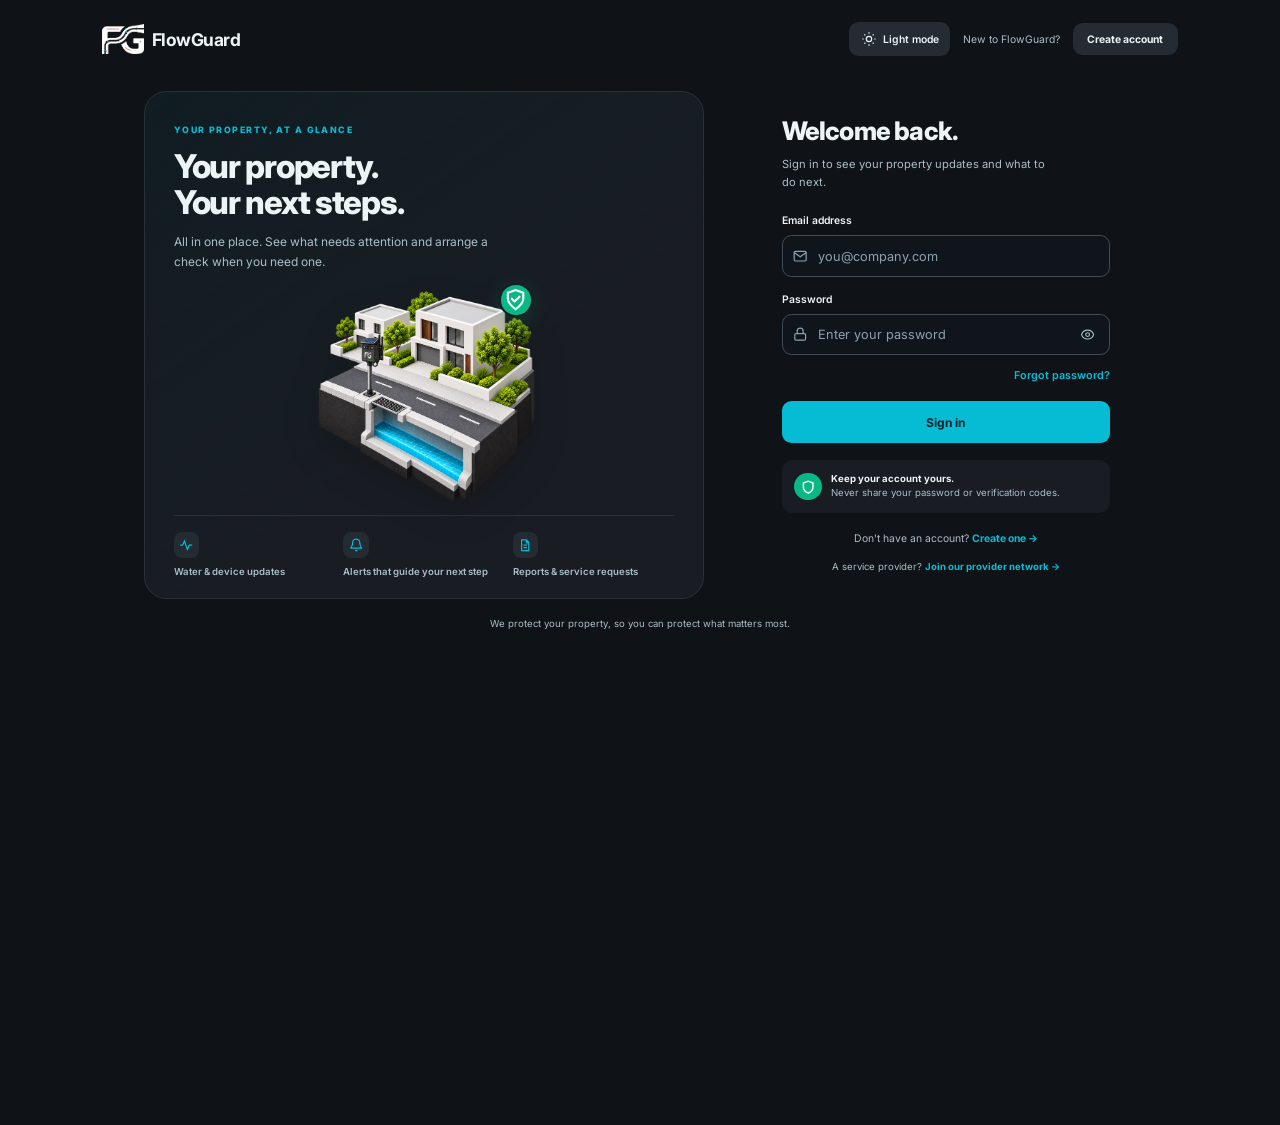
<file: field/index.html>
<!DOCTYPE html>
<html lang="en">
<head>
<meta charset="UTF-8">
<meta name="viewport" content="width=device-width, initial-scale=1.0">
<title>FlowGuard — Service Provider Portal</title>
<meta name="robots" content="noindex">
<link rel="icon" type="image/png" sizes="32x32" href="../favicon-32.png">
<link rel="preconnect" href="https://fonts.googleapis.com">
<link rel="preconnect" href="https://fonts.gstatic.com" crossorigin>
<link href="https://fonts.googleapis.com/css2?family=Space+Grotesk:wght@400;500;600;700&family=Inter:wght@400;450;500;600&display=swap" rel="stylesheet">
<script src="service-requests.js?v=local1"></script>
<script>
  /* no-flash theme: apply saved/system theme before first paint */
  (function(){try{var t=localStorage.getItem('fg_field_theme')||'system';
    var dark=t==='dark'||(t==='system'&&window.matchMedia('(prefers-color-scheme:dark)').matches);
    document.documentElement.setAttribute('data-theme',dark?'dark':'light');}catch(_){document.documentElement.setAttribute('data-theme','light');}})();
</script>
<style>
  /* ── tokens: identical to the client portal (index.html :root); dark is the field-only addition ── */
  :root[data-theme="light"]{
    --bg:#ffffff;--surface:#ffffff;--surface-2:#f7fafb;--surface-3:#eef3f6;--line:#e2e9ed;--line-2:#d3dde2;
    --ink:#12222b;--ink-2:#4a626d;--ink-3:#6f8794;
    --brand:#0891b2;--brand-2:#06b6d4;--brand-deep:#0e5b6e;--brand-soft:#e0f5fa;
    --ok:#10b981;--ok-bg:#e6f7f1;--warn:#f59e0b;--warn-bg:#fef4e2;--alert:#ef4444;--alert-bg:#fdeceb;--lock:#9fb0bc;
    --r:20px;--rs:13px;--rx:9px;
    --sh:0 2px 4px rgba(18,34,43,.03),0 12px 32px rgba(18,34,43,.06);--sh-sm:0 1px 2px rgba(18,34,43,.05);
    --ff:'Inter',sans-serif;--ff-d:'Space Grotesk',sans-serif;
  }
  :root[data-theme="dark"]{
    --bg:#101216;--surface:#181b20;--surface-2:#121418;--surface-3:#242932;--line:#262a31;--line-2:#333842;
    --ink:#e8f0f3;--ink-2:#9fb4bf;--ink-3:#7f97a5;
    --brand:#0891b2;--brand-2:#06b6d4;--brand-deep:#0e5b6e;--brand-soft:#0d2b33;
    --ok:#10b981;--ok-bg:#0e2b22;--warn:#f59e0b;--warn-bg:#2e2410;--alert:#ef4444;--alert-bg:#2e1613;--lock:#5a6f7c;
    --r:20px;--rs:13px;--rx:9px;
    --sh:0 2px 4px rgba(0,0,0,.2),0 12px 32px rgba(0,0,0,.3);--sh-sm:0 1px 2px rgba(0,0,0,.3);
    --ff:'Inter',sans-serif;--ff-d:'Space Grotesk',sans-serif;
  }
  *{box-sizing:border-box;margin:0;padding:0}
  body{font-family:var(--ff);background:var(--bg);color:var(--ink);-webkit-font-smoothing:antialiased}
  a{color:inherit;text-decoration:none}
  .app{display:grid;grid-template-columns:224px 1fr;min-height:100vh}
  /* ── rail (client portal shell) ── */
  .rail{background:var(--surface);border-right:1px solid var(--line);display:flex;flex-direction:column;padding:20px 14px;gap:4px;position:sticky;top:0;height:100vh;overflow-y:auto;overflow-x:hidden}
  .rail-brand{display:flex;align-items:center;gap:8px;padding:2px 8px 16px}
  .rail-brand .logo{height:30px;width:auto;max-width:44px;object-fit:contain}
  .rail-brand .logo-dark{display:none}
  [data-theme="dark"] .rail-brand .logo-light{display:none}
  [data-theme="dark"] .rail-brand .logo-dark{display:block}
  .rail-brand .bl{display:flex;flex-direction:column;line-height:1.05;min-width:0}
  .rail-brand .brand-name{font-family:var(--ff-d);font-size:16px;font-weight:600;letter-spacing:-.01em}
  .rail-brand .tag{font-size:9px;font-weight:700;letter-spacing:.16em;text-transform:uppercase;color:var(--brand);margin-top:3px}
  .nav-group{display:flex;flex-direction:column;gap:2px;margin-bottom:6px}
  .nav-heading{font-size:11px;font-weight:600;color:var(--ink-3);text-transform:uppercase;letter-spacing:.07em;padding:12px 12px 6px}
  .navbtn{display:flex;align-items:center;gap:12px;width:100%;padding:9px 12px;border-radius:10px;color:var(--ink-2);transition:.13s;cursor:pointer;border:none;background:none;text-align:left;font-family:var(--ff);font-size:13px;font-weight:500}
  .navbtn:hover:not(.locked){background:var(--surface-2);color:var(--ink)}
  .navbtn svg{width:19px;height:19px;flex-shrink:0}
  .navbtn .navlabel{white-space:nowrap}
  .navbtn.on{background:var(--brand);color:#fff}
  .navbtn.locked{color:var(--ink-3);cursor:not-allowed}
  .navbtn .lk{margin-left:auto;color:var(--lock);display:none}
  .navbtn.locked .lk{display:block}
  .navbtn .nbadge{margin-left:auto;min-width:18px;height:18px;border-radius:9px;background:var(--alert);color:#fff;font-size:10px;font-weight:700;display:none;align-items:center;justify-content:center;padding:0 5px}
  .navbtn.on .nbadge{background:rgba(255,255,255,.28)}
  .rail-foot{margin-top:auto;display:flex;flex-direction:column;gap:4px;padding-top:12px;border-top:1px solid var(--line)}
  .rail-user{display:flex;align-items:center;gap:10px;width:100%;padding:8px 10px;border-radius:10px;border:none;background:none;cursor:pointer;text-align:left}
  .rail-user .me-av{width:32px;height:32px;border-radius:50%;background:var(--brand-deep);color:#fff;display:grid;place-items:center;font-family:var(--ff-d);font-weight:600;font-size:13px;flex-shrink:0}
  .rail-user .who{min-width:0;display:flex;flex-direction:column;line-height:1.25}
  .rail-user .nm{font-size:13px;font-weight:600;color:var(--ink);white-space:nowrap;overflow:hidden;text-overflow:ellipsis}
  .rail-user .org{font-size:11px;color:var(--ink-3);white-space:nowrap;overflow:hidden;text-overflow:ellipsis}
  /* ── main + sticky header ── */
  .main{padding:0 40px 60px;width:100%;min-width:0}
  .top{position:sticky;top:0;z-index:20;display:flex;justify-content:space-between;align-items:center;gap:16px;padding:14px 40px;margin:0 -40px 22px;background:var(--surface);border-bottom:1px solid var(--line);min-height:62px}
  .top h1{font-family:var(--ff-d);font-size:18px;font-weight:600;letter-spacing:-.01em;line-height:1.2}
  .top .sub{color:var(--ink-3);font-size:12px;margin-top:2px}
  .top-actions{display:flex;align-items:center;gap:8px}
  .section-t{display:flex;align-items:center;justify-content:space-between;font-family:var(--ff-d);font-size:15px;font-weight:600;margin:24px 0 12px}
  .section-t:first-child{margin-top:0}
  /* ── buttons ── */
  .btn{display:inline-flex;align-items:center;gap:8px;padding:10px 18px;border:0;border-radius:100px;background:var(--brand);color:#fff;font-family:var(--ff-d);font-weight:600;font-size:14px;cursor:pointer;transition:.15s}
  .btn:hover:not(:disabled){background:var(--brand-deep)}
  .btn.ghost{background:var(--surface);border:1px solid var(--line-2);color:var(--ink-2)}
  .btn.ghost:hover{background:var(--surface-2)}
  .btn.sm{padding:7px 14px;font-size:12px}
  .btn:disabled{opacity:.6;cursor:not-allowed}
  /* ── cards / kpis ── */
  .card{background:var(--surface);border:1px solid var(--line);border-radius:var(--r);box-shadow:var(--sh);padding:22px;margin-bottom:16px}
  .card h3{font-family:var(--ff-d);font-size:16px;font-weight:600;margin-bottom:6px}
  .card p{color:var(--ink-2);font-size:14px;line-height:1.6}
  .kpi-row{display:grid;grid-template-columns:repeat(auto-fit,minmax(210px,1fr));gap:14px;margin-bottom:20px}
  .kpi-c{background:var(--surface);border:1px solid var(--line);border-radius:var(--r);padding:18px 20px;box-shadow:var(--sh-sm)}
  .kpi-top{display:flex;align-items:center;justify-content:space-between;margin-bottom:14px}
  .kpi-c .kl{color:var(--ink-3);font-size:11px;font-weight:600;text-transform:uppercase;letter-spacing:.05em}
  .kpi-ic{width:36px;height:36px;border-radius:10px;background:var(--surface-2);border:1px solid var(--line);display:grid;place-items:center;color:var(--brand);flex-shrink:0}
  .kpi-ic svg{width:18px;height:18px}
  .kpi-c .kn{font-family:var(--ff-d);font-size:34px;font-weight:700;letter-spacing:-.02em;line-height:1}
  .kpi-c .ks{font-size:12px;color:var(--ink-3);margin-top:8px}
  /* ── banner (pending) ── */
  .banner{display:flex;gap:12px;align-items:flex-start;background:var(--warn-bg);color:var(--warn);border:1px solid color-mix(in srgb,var(--warn) 30%,transparent);border-radius:var(--rs);padding:16px 18px;margin-bottom:22px;font-size:14px;line-height:1.5}
  .banner svg{width:20px;height:20px;flex-shrink:0;margin-top:1px}
  .banner b{display:block;margin-bottom:2px;color:var(--ink)}
  /* ── table ── */
  .tbl-wrap{overflow-x:auto;padding:0}
  .tbl{width:100%;border-collapse:collapse;font-size:13px}
  .tbl th{text-align:left;font-size:11px;font-weight:600;letter-spacing:.05em;text-transform:uppercase;color:var(--ink-3);padding:12px 16px;border-bottom:1px solid var(--line);white-space:nowrap}
  .tbl td{padding:13px 16px;border-bottom:1px solid var(--line);vertical-align:middle}
  .tbl tbody tr:last-child td{border-bottom:0}
  .tbl tbody tr.rowlink{cursor:pointer;transition:background .12s}
  .tbl tbody tr.rowlink:hover{background:var(--surface-2)}
  .tbl .nm{font-weight:600;color:var(--ink)}
  .tbl .ref{font-family:ui-monospace,Menlo,monospace;font-size:11px;color:var(--ink-3);margin-top:2px}
  .tbl .tbl-arrow{text-align:right;color:var(--brand);font-weight:600}
  .muted{color:var(--ink-3)}
  /* ── chips / pills ── */
  .chip{display:inline-flex;align-items:center;gap:5px;padding:3px 10px;border-radius:100px;font-size:11px;font-weight:600;white-space:nowrap}
  .chip .d{width:6px;height:6px;border-radius:50%;background:currentColor}
  .chip.ok{background:var(--ok-bg);color:var(--ok)}
  .chip.warn{background:var(--warn-bg);color:var(--warn)}
  .chip.alert{background:var(--alert-bg);color:var(--alert)}
  .chip.info{background:var(--brand-soft);color:var(--brand-deep)}
  .chip.neutral{background:var(--surface-3);color:var(--ink-2)}
  .pri{font-size:10.5px;font-weight:700;text-transform:uppercase;letter-spacing:.4px}
  /* ── segmented filter ── */
  .seg{display:inline-flex;gap:2px;padding:3px;background:var(--bg);border:1px solid var(--line);border-radius:11px;margin-bottom:16px}
  .seg button{border:0;background:transparent;color:var(--ink-3);font-size:13px;font-weight:600;padding:6px 14px;border-radius:8px;cursor:pointer;transition:.12s;font-family:var(--ff);white-space:nowrap}
  .seg button.on{background:var(--surface);color:var(--ink);box-shadow:var(--sh-sm)}
  /* ── empty/error state ── */
  .state{padding:50px 30px;text-align:center;color:var(--ink-3)}
  .state .ic{width:52px;height:52px;border-radius:16px;background:var(--bg);display:grid;place-items:center;margin:0 auto 16px}
  .state .ic svg{width:26px;height:26px;color:var(--ink-3)}
  .state b{display:block;font-family:var(--ff-d);font-size:16px;color:var(--ink);margin-bottom:6px}
  .state p{font-size:13px;max-width:340px;margin:0 auto}
  /* ── job detail bits ── */
  .back{display:inline-flex;align-items:center;gap:6px;font-size:13px;font-weight:600;color:var(--ink-2);cursor:pointer;margin-bottom:14px}
  .kv{display:grid;grid-template-columns:130px 1fr;gap:8px 14px;font-size:14px}
  .kv dt{color:var(--ink-3);font-weight:600;font-size:12px;text-transform:uppercase;letter-spacing:.3px}
  .req{display:inline-flex;align-items:center;gap:5px;font-size:11.5px;font-weight:600;padding:3px 10px;border-radius:100px;margin:4px 5px 0 0}
  .req.ok{color:var(--ok);background:var(--ok-bg)}
  .req.no{color:var(--warn);background:var(--warn-bg)}
  .ev{display:flex;gap:10px;align-items:center;padding:9px 11px;border:1px solid var(--line);border-radius:var(--rx);margin-top:8px;font-size:13px}
  .ev .k{font-weight:600;text-transform:capitalize;color:var(--ink-2)}
  .actions{display:flex;gap:10px;flex-wrap:wrap;margin-top:16px}
  .fld{margin:12px 0}
  .fld label{display:block;font-size:12px;font-weight:600;color:var(--ink-2);margin-bottom:6px}
  .fld input,.fld select,.fld textarea{width:100%;padding:11px 12px;border:1px solid var(--line-2);border-radius:var(--rx);font-family:var(--ff);font-size:14px;background:var(--surface);color:var(--ink)}
  .fld input:focus,.fld select:focus,.fld textarea:focus{outline:none;border-color:var(--brand)}
  .tl{margin-top:6px;border-left:2px solid var(--line);padding-left:14px}
  .tl-i{position:relative;padding:5px 0}
  .tl-i::before{content:'';position:absolute;left:-21px;top:9px;width:9px;height:9px;border-radius:50%;background:var(--brand);border:2px solid var(--surface)}
  .tl-t{font-size:13px;font-weight:600}
  .tl-d{font-size:11px;color:var(--ink-3)}
  .msg{padding:11px 13px;border-radius:var(--rx);font-size:13px;margin:10px 0;display:none}
  .msg.err{background:var(--alert-bg);color:var(--alert);display:block}
  .msg.ok{background:var(--ok-bg);color:var(--ok);display:block}
  /* ── profile ── */
  .phead{display:flex;align-items:center;gap:18px;padding:24px}
  .phead .pav{width:64px;height:64px;border-radius:18px;background:var(--brand-soft);color:var(--brand-deep);display:grid;place-items:center;font-family:var(--ff-d);font-weight:700;font-size:24px;flex-shrink:0}
  .phead .pnm{font-family:var(--ff-d);font-size:22px;font-weight:700;letter-spacing:-.01em}
  .phead .pmeta{color:var(--ink-3);font-size:13px;margin-top:3px}
  .phead .pact{margin-left:auto;display:flex;gap:8px}
  .pgrid{display:grid;grid-template-columns:1.6fr 1fr;gap:16px;align-items:start}
  @media(max-width:820px){.pgrid{grid-template-columns:1fr}}
  .card-h{font-family:var(--ff-d);font-size:14px;font-weight:600;padding:16px 20px;border-bottom:1px solid var(--line)}
  .card-b{padding:18px 20px}
  .glance{display:grid;grid-template-columns:1fr 1fr;gap:1px;background:var(--line)}
  .glance .g{background:var(--surface);padding:16px 18px}
  .glance .gn{font-family:var(--ff-d);font-size:26px;font-weight:700;line-height:1}
  .glance .gl{font-size:11px;color:var(--ink-3);text-transform:uppercase;letter-spacing:.05em;margin-top:6px}
  .prow{display:flex;justify-content:space-between;gap:16px;padding:11px 0;border-bottom:1px solid var(--line);font-size:14px}
  .prow:last-child{border-bottom:0}
  .prow .k{color:var(--ink-3);font-weight:500;flex-shrink:0}
  .prow .v{text-align:right}
  /* ── modal ── */
  .mo-back{position:fixed;inset:0;background:rgba(6,12,16,.55);backdrop-filter:blur(2px);display:flex;align-items:center;justify-content:center;z-index:100;padding:20px;animation:mo-fade .15s ease}
  @keyframes mo-fade{from{opacity:0}to{opacity:1}}
  .mo{background:var(--surface);border:1px solid var(--line);border-radius:var(--r);box-shadow:var(--sh);width:100%;max-width:460px;overflow:hidden;animation:mo-pop .18s cubic-bezier(.2,.9,.3,1.2)}
  @keyframes mo-pop{from{transform:translateY(8px) scale(.98);opacity:0}to{transform:none;opacity:1}}
  .mo-h{padding:18px 22px;border-bottom:1px solid var(--line);font-family:var(--ff-d);font-size:16px;font-weight:600;display:flex;align-items:center;justify-content:space-between}
  .mo-h .x{cursor:pointer;color:var(--ink-3);border:0;background:none;font-size:20px;line-height:1;padding:2px 6px;border-radius:8px}
  .mo-h .x:hover{background:var(--surface-2);color:var(--ink)}
  .mo-b{padding:18px 22px}
  .mo-b .fld:first-child{margin-top:0}
  .mo-f{padding:14px 22px;border-top:1px solid var(--line);display:flex;justify-content:flex-end;gap:10px}
  .mob-toggle{display:none}
  @media(max-width:860px){
    .app{grid-template-columns:1fr}
    .rail{position:fixed;left:0;top:0;bottom:0;width:224px;z-index:40;transform:translateX(-100%);transition:transform .25s;box-shadow:var(--sh)}
    .rail.open{transform:translateX(0)}
    .mob-toggle{display:grid;place-items:center;position:fixed;top:14px;right:14px;z-index:50;width:42px;height:42px;border-radius:12px;background:var(--surface);border:1px solid var(--line-2);color:var(--ink);cursor:pointer}
    .mob-toggle svg{width:20px;height:20px}
    .main{padding:0 18px 40px}
    .top{padding:12px 66px 12px 18px;margin:0 -18px 18px}
  }
  @media(max-width:760px){
    .tbl thead{display:none}
    .tbl tr{display:block;padding:14px 16px;border-bottom:1px solid var(--line)}
    .tbl tbody tr:last-child{border-bottom:0}
    .tbl td{display:flex;justify-content:space-between;gap:16px;width:100%;padding:3px 0;border:none}
    .tbl td::before{content:attr(data-label);color:var(--ink-3);font-size:11px;font-weight:600;text-transform:uppercase;letter-spacing:.05em}
    .tbl td:first-child::before{display:none}
    .tbl .tbl-arrow{display:none}
    .kv{grid-template-columns:1fr}
  }
</style>
</head>
<body>
<div class="app" id="app" style="visibility:hidden">
  <nav class="rail" id="rail">
    <div class="rail-brand">
      <img class="logo logo-light" src="../fg-logo-light.png" alt="FlowGuard">
      <img class="logo logo-dark" src="../fg-logo-dark.png" alt="FlowGuard">
      <span class="bl"><span class="brand-name">FlowGuard</span><span class="tag">Provider</span></span>
    </div>
    <nav class="nav-group" id="nav-work"></nav>
    <div class="nav-group"><div class="nav-heading">Account</div><div id="nav-acct"></div></div>
    <div class="rail-foot">
      <button class="navbtn" id="themeBtn"><span id="themeIc"></span><span class="navlabel" id="themeLabel">Theme</span></button>
      <button class="rail-user" id="signout"><span class="me-av" id="meAv">--</span><span class="who"><span class="nm" id="meName">—</span><span class="org" id="meOrg">Sign out</span></span></button>
    </div>
  </nav>
  <button class="mob-toggle" id="mobToggle" aria-label="Menu"><svg viewBox="0 0 24 24" fill="none" stroke="currentColor" stroke-width="2"><path d="M3 12h18M3 6h18M3 18h18"/></svg></button>
  <main class="main" id="view"></main>
</div>

<script>
  var API='https://api.flowguard.ng/api/v1';
  var LOCAL_WORKFLOW=false;
  var $=function(id){return document.getElementById(id);};
  function tok(){if(LOCAL_WORKFLOW)return 'synthetic-local-provider';try{return localStorage.getItem('token');}catch(_){return null;}}
  function esc(v){return String(v==null?'':v).replace(/[&<>"']/g,function(c){return {'&':'&amp;','<':'&lt;','>':'&gt;','"':'&quot;',"'":'&#39;'}[c];});}
  function api(path,method,body){return fetch(API+path,{method:method||'GET',headers:LOCAL_WORKFLOW?{'X-FlowGuard-Local-Role':'provider','Content-Type':'application/json'}:{'Authorization':'Bearer '+tok(),'Content-Type':'application/json'},body:body?JSON.stringify(body):undefined}).then(function(r){
    if(r.status===401){ try{localStorage.removeItem('token');localStorage.removeItem('user');}catch(_){}
      window.location.href='../login.html'; return {ok:false,status:401,j:{}}; }
    return r.json().then(function(j){return {ok:r.ok,status:r.status,j:j};},function(){return {ok:r.ok,status:r.status,j:{}};});
  },function(){return {ok:false,status:0,j:{}};});}
  function fmtDT(d){return d?new Date(d).toLocaleString('en-GB',{day:'numeric',month:'short',hour:'2-digit',minute:'2-digit'}):'—';}
  function fmtDate(d){return d?new Date(d).toLocaleDateString('en-GB',{day:'numeric',month:'short',year:'numeric'}):'—';}

  /* ── icons ── */
  var IC={
    dashboard:'<path d="M3 9l9-7 9 7v11a2 2 0 01-2 2H5a2 2 0 01-2-2z"/><path d="M9 22V12h6v10"/>',
    jobs:'<path d="M9 11l3 3 8-8"/><path d="M21 12v7a2 2 0 0 1-2 2H5a2 2 0 0 1-2-2V5a2 2 0 0 1 2-2h11"/>',
    properties:'<path d="M3 21h18M5 21V7l7-4 7 4v14M9 21v-4h6v4M9 10h.01M15 10h.01"/>',
    team:'<path d="M17 21v-2a4 4 0 0 0-4-4H5a4 4 0 0 0-4 4v2"/><circle cx="9" cy="7" r="4"/><path d="M23 21v-2a4 4 0 0 0-3-3.87"/>',
    notifications:'<path d="M18 8A6 6 0 0 0 6 8c0 7-3 9-3 9h18s-3-2-3-9"/><path d="M13.7 21a2 2 0 0 1-3.4 0"/>',
    profile:'<path d="M3 21h18M5 21V7l7-4 7 4v14"/><path d="M9 9h.01M9 13h.01M9 17h.01"/>',
    support:'<circle cx="12" cy="12" r="10"/><path d="M9.1 9a3 3 0 0 1 5.8 1c0 2-3 3-3 3"/><path d="M12 17h.01"/>',
    bell:'<path d="M18 8A6 6 0 0 0 6 8c0 7-3 9-3 9h18s-3-2-3-9"/><path d="M13.7 21a2 2 0 0 1-3.4 0"/>',
    clock:'<circle cx="12" cy="12" r="9"/><path d="M12 7v5l3 2"/>',
    check:'<circle cx="12" cy="12" r="10"/><path d="M7.5 12.5l3 3 6-6.5"/>',
    sun:'<circle cx="12" cy="12" r="4"/><path d="M12 2v2M12 20v2M4 12H2M22 12h-2M5 5l1.5 1.5M17.5 17.5L19 19M5 19l1.5-1.5M17.5 6.5L19 5"/>',
    moon:'<path d="M21 12.8A9 9 0 1111.2 3 7 7 0 0021 12.8z"/>',
    auto:'<circle cx="12" cy="12" r="9"/><path d="M12 3a9 9 0 0 1 0 18z" fill="currentColor" stroke="none"/>'
  };
  var LOCK='<svg class="lk" viewBox="0 0 24 24" fill="none" stroke="currentColor" stroke-width="2"><rect x="5" y="11" width="14" height="9" rx="2"/><path d="M8 11V7a4 4 0 0 1 8 0v4"/></svg>';

  /* ── theme (light / dark / system cycle) ── */
  var THEMES=['light','dark','system'];
  function curTheme(){return localStorage.getItem('fg_field_theme')||'system';}
  function applyTheme(){var t=curTheme();var dark=t==='dark'||(t==='system'&&matchMedia('(prefers-color-scheme:dark)').matches);
    document.documentElement.setAttribute('data-theme',dark?'dark':'light');
    var ic=t==='dark'?IC.moon:(t==='light'?IC.sun:IC.auto);
    if($('themeIc'))$('themeIc').innerHTML='<svg viewBox="0 0 24 24" width="19" height="19" fill="none" stroke="currentColor" stroke-width="2" stroke-linecap="round" stroke-linejoin="round">'+ic+'</svg>';
    if($('themeLabel'))$('themeLabel').textContent=t.charAt(0).toUpperCase()+t.slice(1);}
  matchMedia('(prefers-color-scheme:dark)').addEventListener('change',function(){if(curTheme()==='system')applyTheme();});

  /* ── nav ── */
  var NAV_WORK=[['dashboard','Dashboard',false],['jobs','Jobs',false],['requests','Direct requests',false],['properties','Properties',false]];
  IC.requests=IC.jobs;
  var NAV_ACCT=[['team','Team',false],['notifications','Notifications',false],['profile','Profile',true],['support','Support',true]];
  var STATE={locked:true,org:null,user:null,tab:'dashboard'};

  function navBtn(k,label,alwaysOpen,active){
    var locked=STATE.locked&&!alwaysOpen;
    var extra=k==='notifications'?'<span class="nbadge" id="nbadge">0</span>':'';
    return '<button class="navbtn'+(k===active?' on':'')+(locked?' locked':'')+'" data-tab="'+k+'"'+(k===active?' aria-current="page"':'')+'>'
      +'<svg viewBox="0 0 24 24" fill="none" stroke="currentColor" stroke-width="2" stroke-linecap="round" stroke-linejoin="round">'+IC[k]+'</svg>'
      +'<span class="navlabel">'+label+'</span>'+extra+LOCK+'</button>';
  }
  var _notifUnread=0;
  function setBadge(){var b=$('nbadge');if(b){b.textContent=_notifUnread>9?'9+':String(_notifUnread);b.style.display=_notifUnread?'flex':'none';}}
  function updateNotifBadge(){
    if(STATE.locked)return;
    api('/notifications').then(function(res){
      if(!res.ok)return;
      var rows=(res.j&&res.j.data)||[];
      _notifUnread=rows.filter(function(n){return !n.is_read;}).length;
      setBadge();
    });
  }
  function renderRail(active){
    $('nav-work').innerHTML=NAV_WORK.map(function(m){return navBtn(m[0],m[1],m[2],active);}).join('');
    $('nav-acct').innerHTML=NAV_ACCT.map(function(m){return navBtn(m[0],m[1],m[2],active);}).join('');
    Array.prototype.forEach.call(document.querySelectorAll('.navbtn[data-tab]'),function(b){
      b.addEventListener('click',function(){ if(b.classList.contains('locked'))return; $('rail').classList.remove('open'); go(b.dataset.tab); });
    });
    setBadge();
  }

  /* ── header ── */
  function topBar(title,sub,actions){
    return '<div class="top"><div><h1>'+esc(title)+'</h1>'+(sub?'<div class="sub">'+esc(sub)+'</div>':'')+'</div><div class="top-actions">'+(actions||'')+'</div></div>';
  }

  /* ── empty/error state (client UI.state) ── */
  var STATE_IC={empty:'<path d="M3 7h18M3 12h18M3 17h18"/>',error:'<circle cx="12" cy="12" r="9"/><path d="M12 8v4M12 16h.01"/>',ok:'<path d="M20 6L9 17l-5-5"/>'};
  function stateBox(kind,title,body){return '<div class="card"><div class="state"><div class="ic"><svg viewBox="0 0 24 24" fill="none" stroke="currentColor" stroke-width="2">'+(STATE_IC[kind]||STATE_IC.empty)+'</svg></div><b>'+esc(title)+'</b><p>'+esc(body||'')+'</p></div></div>';}

  /* ── job status pills ── */
  var JT={inspection:'Inspection',drain_cleaning:'Drain cleaning',sensor_maintenance:'Sensor maintenance',repair:'Repair',survey:'Survey',other:'Other'};
  var PR={low:'Low',normal:'Normal',high:'High',urgent:'Urgent'};
  var PRC={low:'var(--ink-3)',normal:'var(--brand)',high:'var(--warn)',urgent:'var(--alert)'};
  var SP_={dispatched:['info','New — respond'],accepted:['info','Accepted'],en_route:['info','En route'],in_progress:['warn','In progress'],completed:['warn','Awaiting verification'],verified:['ok','Verified'],declined:['alert','Declined'],rejected:['alert','Rework needed'],cancelled:['neutral','Cancelled'],draft:['neutral','Draft']};
  function pill(s){var c=SP_[s]||SP_.draft;return '<span class="chip '+c[0]+'"><span class="d"></span>'+c[1]+'</span>';}
  var ACTIVE_ST=['dispatched','accepted','en_route','in_progress','rejected'];

  /* ── router ── */
  var META={dashboard:['Dashboard','Your jobs at a glance'],jobs:['Jobs','Work dispatched to you'],properties:['Properties','Sites assigned to you'],team:['Team','People in your organisation'],notifications:['Notifications','Updates from FlowGuard'],profile:['Profile & company',''],support:['Support','']};
  function go(tab){
    var m=NAV_WORK.concat(NAV_ACCT).filter(function(x){return x[0]===tab;})[0];
    if(!m){tab='dashboard';m=NAV_WORK[0];}
    if(STATE.locked && !m[2]) tab='profile';
    STATE.tab=tab; renderRail(tab);
    if(tab==='dashboard')return renderDashboard();
    if(tab==='jobs')return renderJobs();
    if(tab==='requests')return ProviderServiceRequests.render();
    if(tab==='properties')return renderProperties();
    if(tab==='profile')return renderProfile();
    if(tab==='support')return renderSupport();
    if(tab==='team')return renderTeam();
    if(tab==='notifications')return renderNotifications();
    var t=META[tab]||[tab,''];
    $('view').innerHTML=topBar(t[0],t[1])+stateBox('empty',t[0]+' coming soon','');
  }

  function pendingBanner(){
    if(!STATE.locked)return '';
    var rejected=STATE.org&&STATE.org.status==='rejected';
    return '<div class="banner"><svg viewBox="0 0 24 24" fill="none" stroke="currentColor" stroke-width="2" stroke-linecap="round"><circle cx="12" cy="12" r="9"/><path d="M12 7v5l3 2"/></svg><div>'
      +(rejected?'<b>Your application was not approved.</b>We\'ve emailed you the reason — update your details and re-submit from your Profile.'
        :'<b>Your account is under review.</b>You\'ll get full access once FlowGuard approves your organisation. Meanwhile you can complete your profile and submit for verification.')
      +'</div></div>';
  }

  /* ── DASHBOARD ── */
  function kpi(label,value,sub,icon){
    return '<div class="kpi-c"><div class="kpi-top"><span class="kl">'+esc(label)+'</span><span class="kpi-ic"><svg viewBox="0 0 24 24" fill="none" stroke="currentColor" stroke-width="1.9" stroke-linecap="round" stroke-linejoin="round">'+icon+'</svg></span></div>'
      +'<div class="kn">'+value+'</div><div class="ks">'+esc(sub||'')+'</div></div>';
  }
  function renderDashboard(){
    var name=(STATE.user&&(STATE.user.full_name||STATE.user.email)||'').split(' ')[0]||'there';
    var hr=new Date().getHours(), greet=hr<12?'Good morning':hr<18?'Good afternoon':'Good evening';
    $('view').innerHTML=topBar(greet+', '+name,(STATE.org&&STATE.org.name)||'Service Provider',
      '<button class="btn sm" onclick="go(\'jobs\')">View jobs</button>')
      +pendingBanner()+'<div id="dash"></div>';
    if(STATE.locked){$('dash').innerHTML=stateBox('empty','Nothing to do yet','Once FlowGuard approves your organisation, dispatched jobs and assigned properties will show here.');return;}
    $('dash').innerHTML=stateBox('empty','Loading…','');
    Promise.all([api('/jobs'),api('/service-providers/me/properties')]).then(function(r){
      var jobs=(r[0].ok&&r[0].j.data)||[]; var props=(r[1].ok&&r[1].j.data)||[];
      var open=jobs.filter(function(j){return ACTIVE_ST.indexOf(j.status)>-1;});
      var awaiting=jobs.filter(function(j){return j.status==='completed';});
      var verified=jobs.filter(function(j){return j.status==='verified';});
      var needAction=jobs.filter(function(j){return j.status==='dispatched'||j.status==='rejected';});
      // freshly-approved provider with nothing yet — orient them
      if(!jobs.length&&!props.length){
        $('dash').innerHTML='<div class="card"><div class="phead" style="padding:22px"><span class="pav">✓</span>'
          +'<div><div class="pnm" style="font-size:18px">You\'re approved and ready</div>'
          +'<div class="pmeta">FlowGuard will dispatch jobs to you here. When they do, you\'ll get a notification and the job appears under Jobs.</div></div></div>'
          +'<div class="card-b" style="border-top:1px solid var(--line)"><div style="font-weight:600;margin-bottom:8px">Get set up</div>'
          +'<div class="prow"><span class="k">Add your team</span><span class="v"><a style="color:var(--brand-deep);font-weight:600;cursor:pointer" onclick="go(\'team\')">Invite members →</a></span></div>'
          +'<div class="prow"><span class="k">Complete your company profile</span><span class="v"><a style="color:var(--brand-deep);font-weight:600;cursor:pointer" onclick="go(\'profile\')">Open profile →</a></span></div>'
          +'<div class="prow"><span class="k">Questions?</span><span class="v"><a style="color:var(--brand-deep);font-weight:600;cursor:pointer" onclick="go(\'support\')">Contact support →</a></span></div>'
          +'</div></div>';
        return;
      }
      var html='<div class="kpi-row">'
        +kpi('Open jobs',open.length,open.length?'In progress or awaiting you':'All clear',IC.jobs)
        +kpi('Awaiting verification',awaiting.length,'Submitted to FlowGuard',IC.clock)
        +kpi('Assigned properties',props.length,'Sites you cover',IC.properties)
        +kpi('Verified',verified.length,'Completed & signed off',IC.check)
        +'</div>';
      html+='<div class="section-t">Needs your attention</div>';
      if(!needAction.length){ html+=stateBox('ok','You\'re all caught up','No jobs are waiting on a response right now.'); }
      else{
        html+='<div class="card tbl-wrap"><table class="tbl"><thead><tr><th>Job</th><th>Property</th><th>Status</th><th>SLA due</th><th></th></tr></thead><tbody>'
          +needAction.map(function(j){return '<tr class="rowlink" data-id="'+j.id+'"><td><div class="nm">'+esc(j.title)+'</div><div class="ref">'+esc(j.reference||'')+'</div></td>'
            +'<td data-label="Property" class="muted">'+esc(j.property_name||'—')+'</td>'
            +'<td data-label="Status">'+pill(j.status)+'</td>'
            +'<td data-label="SLA due" class="muted">'+(j.sla_due_at?fmtDate(j.sla_due_at):'—')+'</td><td class="tbl-arrow">→</td></tr>';}).join('')
          +'</tbody></table></div>';
      }
      $('dash').innerHTML=html;
      Array.prototype.forEach.call($('dash').querySelectorAll('.rowlink'),function(row){row.addEventListener('click',function(){openJob(row.dataset.id);});});
    });
  }

  /* ── JOBS ── */
  var JOB_FILTER='active';
  var JOB_SCOPE='team'; // team | mine (admins/supervisors can switch; techs forced to mine)
  var FBUCKET={active:ACTIVE_ST,completed:['completed'],verified:['verified']};
  function renderJobs(){
    var canScope=STATE.user&&['owner_admin','supervisor'].indexOf(STATE.user.sp_role)>-1;
    if(!canScope)JOB_SCOPE='mine';
    var tabs=[['active','Active'],['completed','Submitted'],['verified','Verified']];
    var scopeCtl=canScope?'<div class="seg" style="margin-left:auto"><button class="'+(JOB_SCOPE==='mine'?'on':'')+'" data-scope="mine">My jobs</button><button class="'+(JOB_SCOPE==='team'?'on':'')+'" data-scope="team">All team</button></div>':'';
    $('view').innerHTML=topBar('Jobs','Work dispatched to you by FlowGuard')
      +'<div style="display:flex;align-items:center;gap:10px;flex-wrap:wrap">'
      +'<div class="seg" id="jchips">'+tabs.map(function(t){return '<button class="'+(t[0]===JOB_FILTER?'on':'')+'" data-s="'+t[0]+'">'+t[1]+'</button>';}).join('')+'</div>'
      +scopeCtl+'</div><div id="jlist" style="margin-top:16px">'+stateBox('empty','Loading…','')+'</div>';
    $('jchips').addEventListener('click',function(e){var b=e.target.closest('button');if(!b)return;JOB_FILTER=b.dataset.s;renderJobs();});
    Array.prototype.forEach.call(document.querySelectorAll('[data-scope]'),function(b){b.addEventListener('click',function(){JOB_SCOPE=b.dataset.scope;renderJobs();});});
    api('/jobs').then(function(res){
      var el=$('jlist');
      if(!res.ok){el.innerHTML=stateBox('error',"Couldn't load jobs",(res.j&&res.j.error)||'Please try again.');return;}
      var uid=STATE.user&&STATE.user.id;
      var rows=((res.j&&res.j.data)||[]).filter(function(r){return (FBUCKET[JOB_FILTER]||[]).indexOf(r.status)>-1;})
        .filter(function(r){return JOB_SCOPE==='team'?true:r.assigned_technician_id===uid;});
      if(!rows.length){el.innerHTML=stateBox('empty','No jobs here',JOB_FILTER==='active'?'New jobs FlowGuard dispatches to you will appear here.':'Nothing in this view yet.');return;}
      el.innerHTML='<div class="card tbl-wrap"><table class="tbl"><thead><tr><th>Job</th><th>Property</th><th>Priority</th><th>Status</th><th>SLA due</th><th></th></tr></thead><tbody>'
        +rows.map(function(j){var pr=PR[j.priority]?'<span class="pri" style="color:'+PRC[j.priority]+'">'+PR[j.priority]+'</span>':'—';
          return '<tr class="rowlink" data-id="'+j.id+'"><td><div class="nm">'+esc(j.title)+'</div><div class="ref">'+esc(j.reference||'')+' · '+esc(JT[j.job_type]||j.job_type)+'</div></td>'
            +'<td data-label="Property" class="muted">'+esc(j.property_name||'—')+'</td>'
            +'<td data-label="Priority">'+pr+'</td>'
            +'<td data-label="Status">'+pill(j.status)+'</td>'
            +'<td data-label="SLA due" class="muted">'+(j.sla_due_at?fmtDate(j.sla_due_at):'—')+'</td>'
            +'<td class="tbl-arrow">→</td></tr>';}).join('')+'</tbody></table></div>';
      Array.prototype.forEach.call(el.querySelectorAll('.rowlink'),function(r){r.addEventListener('click',function(){openJob(r.dataset.id);});});
    });
  }

  /* ── JOB DETAIL ── */
  function openJob(id){
    $('view').innerHTML=topBar('Job','')+stateBox('empty','Loading…','');
    api('/jobs/'+id).then(function(res){
      if(!res.ok||!res.j.success){$('view').innerHTML=topBar('Job','')+stateBox('error',"Couldn't load this job",(res.j&&res.j.error)||'');return;}
      var j=res.j.data;
      var have={};(j.evidence||[]).forEach(function(e){if(e.evidence_key)have[e.evidence_key]=1;});
      var reqs=Array.isArray(j.required_evidence)?j.required_evidence:[];
      var reqHtml=reqs.length?reqs.map(function(r){return '<span class="req '+(have[r.key]?'ok':'no')+'">'+(have[r.key]?'✓':'○')+' '+esc(r.label||r.key)+'</span>';}).join(''):'<span class="tl-d">No specific evidence required.</span>';
      var evHtml=(j.evidence||[]).map(function(e){
        var isImg=(e.kind==='photo'||e.kind==='signature')&&e.file_url;
        var thumb=isImg?'<a href="'+esc(e.file_url)+'" target="_blank" rel="noopener"><img src="'+esc(e.file_url)+'" style="width:44px;height:44px;object-fit:cover;border-radius:8px;border:1px solid var(--line)"></a>':'';
        return '<div class="ev">'+thumb+'<span class="k">'+esc(e.kind)+'</span><span style="flex:1;color:var(--ink-2)">'+esc(e.caption||e.evidence_key||'—')+'</span>'+(e.file_url&&!isImg?'<a href="'+esc(e.file_url)+'" target="_blank" rel="noopener" style="color:var(--brand-deep);font-weight:700">Open</a>':'')+((e.lat!=null&&e.lng!=null)?'<span class="tl-d">'+Number(e.lat).toFixed(3)+','+Number(e.lng).toFixed(3)+'</span>':'')+'</div>';}).join('')||'<div class="tl-d" style="margin-top:6px">Nothing uploaded yet.</div>';
      var LB={created:'Created',dispatched:'Dispatched to you',accepted:'Accepted',declined:'Declined',en_route:'En route',started:'Work started',completed:'Marked complete',verified:'Verified by FlowGuard',rejected:'Returned for rework',cancelled:'Cancelled',evidence_added:'Evidence added',note:'Note'};
      var tl=(j.events||[]).map(function(e){return '<div class="tl-i"><div class="tl-t">'+esc(LB[e.event_type]||e.event_type)+(e.note?' — '+esc(e.note):'')+'</div><div class="tl-d">'+fmtDT(e.created_at)+'</div></div>';}).join('')||'<div class="tl-d">No activity yet.</div>';
      var canEvidence=['accepted','en_route','in_progress'].indexOf(j.status)>-1;
      $('view').innerHTML=topBar('Job',esc(j.reference||''))
        +'<div class="back" id="jback">‹ Back to jobs</div>'
        +'<div class="card"><div style="display:flex;align-items:flex-start;gap:12px;margin-bottom:16px"><div style="flex:1"><h3 style="font-size:18px">'+esc(j.title)+'</h3><div class="ref">'+esc(j.reference||'')+' · '+esc(JT[j.job_type]||j.job_type)+'</div></div>'+pill(j.status)+'</div>'
        +'<div class="msg" id="jmsg"></div>'
        +'<dl class="kv"><dt>Priority</dt><dd>'+esc(PR[j.priority]||j.priority)+'</dd>'
        +'<dt>Property</dt><dd>'+esc(j.property_name||'—')+(j.property_address?(' · '+esc(j.property_address)):'')+'</dd>'
        +'<dt>Technician</dt><dd>'+esc(j.technician_name||'Unassigned')+(canAssign(j)?' <a id="reassign" style="color:var(--brand-deep);font-weight:600;cursor:pointer">'+(j.assigned_technician_id?'Reassign':'Assign')+'</a>':'')+'</dd>'
        +'<dt>Scheduled</dt><dd>'+fmtDT(j.scheduled_for)+'</dd><dt>SLA due</dt><dd>'+fmtDT(j.sla_due_at)+'</dd>'
        +(j.description?'<dt>Details</dt><dd>'+esc(j.description)+'</dd>':'')
        +(j.reject_reason?'<dt>Rework</dt><dd style="color:var(--warn)">'+esc(j.reject_reason)+'</dd>':'')+'</dl>'
        +'<div style="margin-top:16px"><dt style="color:var(--ink-3);font-weight:600;font-size:12px;text-transform:uppercase;letter-spacing:.3px;margin-bottom:6px">Required evidence</dt>'+reqHtml+'</div>'
        +(canEvidence?'<div id="evForm"></div>':'')
        +'<div style="margin-top:16px"><dt style="color:var(--ink-3);font-weight:600;font-size:12px;text-transform:uppercase;letter-spacing:.3px;margin-bottom:6px">Uploaded</dt>'+evHtml+'</div>'
        +'<div class="actions" id="jactions"></div></div>'
        +'<div class="card"><h3 style="font-size:15px;margin-bottom:10px">Activity</h3><div class="tl">'+tl+'</div></div>'
        +'<div class="card"><h3 style="font-size:15px;margin-bottom:10px">Messages</h3><div id="jcomments">'+stateBox('empty','Loading…','')+'</div>'
          +'<div class="fld" style="margin-top:14px"><textarea id="jc-body" rows="2" placeholder="Message FlowGuard about this job…"></textarea></div>'
          +'<div class="actions" style="margin-top:0"><button class="btn sm" id="jc-send">Send</button></div></div>';
      $('jback').addEventListener('click',function(){go('jobs');});
      if(canEvidence)renderEvidenceForm(j);
      renderActions(j);
      var ra=$('reassign');if(ra)ra.addEventListener('click',function(){assignJob(j);});
      renderComments(j);
    });
  }
  function canAssign(j){return STATE.user&&['owner_admin','supervisor'].indexOf(STATE.user.sp_role)>-1&&['dispatched','accepted','en_route','in_progress'].indexOf(j.status)>-1;}
  function assignJob(j){
    api('/service-providers/me/members').then(function(res){
      var mem=((res.j&&res.j.data)||[]).filter(function(m){return m.is_active;});
      if(!mem.length){modal('Assign technician','<p class="muted">No active team members yet. Add one from the Team screen first.</p>',[{label:'Close',cls:'ghost',onClick:closeModal}]);return;}
      modal('Assign technician',
        '<div class="msg" id="mo-msg"></div><div class="fld"><label>Technician</label><select id="mo-tech">'
        +mem.map(function(m){return '<option value="'+m.id+'"'+(m.id===j.assigned_technician_id?' selected':'')+'>'+esc(m.full_name||m.email)+' · '+esc((m.sp_role||'').replace(/_/g,' '))+'</option>';}).join('')+'</select></div>',
        [{label:'Cancel',cls:'ghost',onClick:closeModal},
         {label:'Assign',onClick:function(btn){var t=$('mo-tech').value;btn.disabled=true;
           api('/jobs/'+j.id+'/assign','POST',{technician_id:t}).then(function(r){if(r.ok&&r.j.success){closeModal();openJob(j.id);}else{moErr((r.j&&r.j.error)||'Failed');btn.disabled=false;}});}}]);
    });
  }
  function renderComments(j){
    api('/jobs/'+j.id+'/comments').then(function(res){
      var el=$('jcomments');if(!el)return;
      var rows=(res.j&&res.j.data)||[];
      el.innerHTML=rows.length?rows.map(function(c){
        var mine=c.author_type===(STATE.user&&STATE.user.user_type);
        return '<div style="margin:10px 0;display:flex;flex-direction:column;'+(mine?'align-items:flex-end':'align-items:flex-start')+'">'
          +'<div style="max-width:80%;background:'+(mine?'var(--brand-soft)':'var(--surface-2)')+';color:var(--ink);padding:9px 12px;border-radius:12px;font-size:13.5px;line-height:1.45">'+esc(c.body)+'</div>'
          +'<div class="tl-d" style="margin-top:3px">'+esc(c.author_name||(c.author_type==='internal'?'FlowGuard':'Provider'))+' · '+fmtDT(c.created_at)+'</div></div>';
      }).join(''):'<div class="tl-d">No messages yet. Start the conversation below.</div>';
    });
    var send=$('jc-send');if(send)send.addEventListener('click',function(){
      var b=$('jc-body').value.trim();if(!b)return;
      send.disabled=true;
      api('/jobs/'+j.id+'/comments','POST',{body:b}).then(function(r){
        send.disabled=false;
        if(r.ok&&r.j.success){$('jc-body').value='';renderComments(j);}
      });
    });
  }

  function msg(t,cls){var m=$('jmsg');if(!m)return;m.className='msg '+cls;m.textContent=t;}
  function act(j,path,body){
    return api('/jobs/'+j.id+path,'POST',body||{}).then(function(res){
      if(res.ok&&res.j.success){openJob(j.id);}
      else if(res.status===422&&res.j.missing){msg('Add these first: '+res.j.missing.join(', '),'err');}
      else{msg((res.j&&res.j.error)||'Action failed','err');}
    }).catch(function(){msg('Network error — try again','err');});
  }
  function renderActions(j){
    var a=$('jactions');if(!a)return;var b=[];
    if(j.status==='dispatched'){b.push('<button class="btn" id="a-accept">Accept job</button>');b.push('<button class="btn ghost" id="a-decline">Decline</button>');}
    else if(j.status==='accepted'){b.push('<button class="btn" id="a-enroute">On my way</button>');b.push('<button class="btn ghost" id="a-start">Start work</button>');}
    else if(j.status==='en_route'){b.push('<button class="btn" id="a-start">Start work</button>');}
    else if(j.status==='in_progress'){b.push('<button class="btn" id="a-complete">Mark complete</button>');}
    a.innerHTML=b.join('');
    var bind=function(id,fn){var el=$(id);if(el)el.addEventListener('click',fn);};
    bind('a-accept',function(){$('a-accept').disabled=true;act(j,'/accept');});
    bind('a-enroute',function(){act(j,'/en-route');});
    bind('a-start',function(){act(j,'/start');});
    bind('a-complete',function(){$('a-complete').disabled=true;act(j,'/complete');});
    bind('a-decline',function(){
      modal('Decline job',
        '<div class="msg" id="mo-msg"></div><div class="fld"><label>Reason</label><textarea id="mo-reason" rows="3" placeholder="Let FlowGuard know why — this is shared with them."></textarea></div>',
        [{label:'Cancel',cls:'ghost',onClick:closeModal},
         {label:'Decline job',cls:'',onClick:function(btn){var r=$('mo-reason').value.trim();if(!r)return moErr('Add a brief reason');btn.disabled=true;closeModal();act(j,'/decline',{reason:r});}}]);
    });
  }
  var _evFile=null; // downscaled data-URL of a chosen photo
  function downscale(file,cb){
    var img=new Image(),rd=new FileReader();
    rd.onload=function(){img.onload=function(){
      var max=1600,w=img.width,h=img.height;
      if(w>max||h>max){var s=Math.min(max/w,max/h);w=Math.round(w*s);h=Math.round(h*s);}
      var c=document.createElement('canvas');c.width=w;c.height=h;
      c.getContext('2d').drawImage(img,0,0,w,h);
      try{cb(c.toDataURL('image/jpeg',0.82));}catch(_){cb(null);}
    };img.onerror=function(){cb(null);};img.src=rd.result;};
    rd.onerror=function(){cb(null);};rd.readAsDataURL(file);
  }
  function renderEvidenceForm(j){
    _evFile=null;
    var host=$('evForm');if(!host)return;
    host.innerHTML='<div class="card" style="background:var(--surface-2);margin-top:16px;box-shadow:none"><h3 style="font-size:14px">Add evidence</h3>'
      +'<div class="fld"><label>What is it</label><select id="ev-key"><option value="">General note / photo</option>'
      +(Array.isArray(j.required_evidence)?j.required_evidence.map(function(r){return '<option value="'+esc(r.key)+'" data-kind="'+esc(r.kind||'photo')+'">'+esc(r.label||r.key)+'</option>';}).join(''):'')+'</select></div>'
      +'<div class="fld"><label>Type</label><select id="ev-kind"><option value="photo">Photo</option><option value="note">Note</option><option value="document">Document</option><option value="video">Video</option><option value="signature">Signature</option><option value="gps">GPS check-in</option></select></div>'
      +'<div class="fld" id="ev-photo-wrap"><label>Photo</label><input id="ev-file" type="file" accept="image/*" capture="environment"><div id="ev-prev" style="margin-top:8px"></div></div>'
      +'<div class="fld"><label>Caption / note</label><input id="ev-cap" placeholder="Short description"></div>'
      +'<div class="fld" id="ev-url-wrap"><label>Or paste a file link (optional)</label><input id="ev-url" placeholder="https://…"></div>'
      +'<div class="actions"><button class="btn ghost" id="ev-gps">Use my location</button><button class="btn" id="ev-add">Add evidence</button></div></div>';
    var syncType=function(){var k=$('ev-kind').value;
      $('ev-photo-wrap').style.display=(k==='photo'||k==='signature')?'block':'none';
      $('ev-url-wrap').style.display=(k==='note'||k==='gps')?'none':'block';};
    $('ev-key').addEventListener('change',function(){var o=this.options[this.selectedIndex];if(o&&o.dataset.kind)$('ev-kind').value=o.dataset.kind;syncType();});
    $('ev-kind').addEventListener('change',syncType);syncType();
    $('ev-file').addEventListener('change',function(){
      var f=this.files&&this.files[0];_evFile=null;$('ev-prev').innerHTML='';
      if(!f)return;
      if(f.size>25*1024*1024){msg('That image is too large','err');this.value='';return;}
      $('ev-prev').innerHTML='<span class="tl-d">Processing…</span>';
      downscale(f,function(dataUrl){if(!dataUrl){$('ev-prev').innerHTML='<span class="tl-d">Couldn\'t read that image</span>';return;}
        _evFile=dataUrl;$('ev-prev').innerHTML='<img src="'+dataUrl+'" style="max-width:180px;border-radius:10px;border:1px solid var(--line)">';});
    });
    $('ev-gps').addEventListener('click',function(){
      if(!navigator.geolocation){msg('Location not available on this device','err');return;}
      $('ev-gps').disabled=true;$('ev-gps').textContent='Locating…';
      navigator.geolocation.getCurrentPosition(function(p){act(j,'/evidence',{kind:'gps',evidence_key:($('ev-key').value||'gps'),caption:'On-site GPS check-in',lat:p.coords.latitude,lng:p.coords.longitude});},
        function(){msg('Couldn\'t get your location','err');$('ev-gps').disabled=false;$('ev-gps').textContent='Use my location';});
    });
    $('ev-add').addEventListener('click',function(){
      var kind=$('ev-kind').value,cap=$('ev-cap').value.trim(),url=$('ev-url').value.trim(),key=$('ev-key').value||null;
      var hasPhoto=(kind==='photo'||kind==='signature')&&_evFile;
      if(kind==='note'&&!cap){msg('Add a note','err');return;}
      if(kind!=='note'&&kind!=='gps'&&!hasPhoto&&!url&&!cap){msg('Take a photo, paste a link, or add a caption','err');return;}
      $('ev-add').disabled=true;$('ev-add').textContent='Uploading…';
      act(j,'/evidence',{kind:kind,evidence_key:key,caption:cap||null,file_url:url||null,file_data:hasPhoto?_evFile:null});
    });
  }

  /* ── PROPERTIES ── */
  function renderProperties(){
    $('view').innerHTML=topBar('Properties','Sites FlowGuard has assigned to you')+'<div id="plist">'+stateBox('empty','Loading…','')+'</div>';
    api('/service-providers/me/properties').then(function(res){
      var el=$('plist');
      if(!res.ok){el.innerHTML=stateBox('error',"Couldn't load properties",(res.j&&res.j.error)||'');return;}
      var rows=(res.j&&res.j.data)||[];
      if(!rows.length){el.innerHTML=stateBox('empty','No properties assigned yet','FlowGuard assigns properties to you when they dispatch a job there.');return;}
      el.innerHTML='<div class="card tbl-wrap"><table class="tbl"><thead><tr><th>Property</th><th>Location</th><th>Type</th></tr></thead><tbody>'
        +rows.map(function(p){var loc=[p.city,p.state].filter(Boolean).join(', ')||'—';var ptype=p.property_type?esc(String(p.property_type).replace(/_/g,' ')):'—';
          return '<tr><td><div class="nm">'+esc(p.property_name||p.property_id)+'</div></td><td data-label="Location" class="muted">'+esc(loc)+'</td><td data-label="Type" class="muted">'+ptype+'</td></tr>';}).join('')
        +'</tbody></table></div>';
    });
  }

  /* ── PROFILE ── */
  function renderSupport(){
    $('view').innerHTML=topBar('Support','')+'<div class="card"><h3>We\'re here to help</h3><p>Email <a href="mailto:info@flowguard.ng" style="color:var(--brand-deep);font-weight:600">info@flowguard.ng</a> or call <b>0905 692 5668</b>. For anything about a specific job, mention its reference (e.g. JOB-2026-000101).</p></div>';
  }

  /* ── TEAM ── */
  var SPROLE={owner_admin:['info','Admin'],supervisor:['neutral','Supervisor'],field_technician:['neutral','Technician']};
  function isAdmin(){return STATE.user&&STATE.user.sp_role==='owner_admin';}
  function canInvite(){return STATE.user&&['owner_admin','supervisor'].indexOf(STATE.user.sp_role)>-1;}
  function renderTeam(){
    var actions=canInvite()?'<button class="btn sm" id="team-invite">+ Add member</button>':'';
    $('view').innerHTML=topBar('Team','People in your organisation',actions)+'<div id="tlist">'+stateBox('empty','Loading…','')+'</div>';
    var iv=$('team-invite');if(iv)iv.addEventListener('click',inviteMember);
    api('/service-providers/me/members').then(function(res){
      var el=$('tlist');
      if(!res.ok){el.innerHTML=stateBox('error',"Couldn't load team",(res.j&&res.j.error)||'');return;}
      var rows=(res.j&&res.j.data)||[];
      el.innerHTML='<div class="card tbl-wrap"><table class="tbl"><thead><tr><th>Member</th><th>Role</th><th>Status</th>'+(isAdmin()?'<th></th>':'')+'</tr></thead><tbody>'
        +rows.map(function(m){
          var role=SPROLE[m.sp_role]||['neutral',m.sp_role||'member'];
          var st=m.is_active?(m.email_verified?['ok','Active']:['warn','Invited']):['alert','Deactivated'];
          var me=m.id===(STATE.user&&STATE.user.id);
          var ctl=isAdmin()&&!me?'<td class="tbl-arrow"><button class="btn ghost sm" data-edit="'+m.id+'">Manage</button></td>':(isAdmin()?'<td class="muted" style="text-align:right">You</td>':'');
          return '<tr><td><div class="nm">'+esc(m.full_name||'—')+'</div><div class="ref" style="font-family:var(--ff)">'+esc(m.email)+'</div></td>'
            +'<td data-label="Role"><span class="chip '+role[0]+'">'+role[1]+'</span></td>'
            +'<td data-label="Status"><span class="chip '+st[0]+'"><span class="d"></span>'+st[1]+'</span></td>'+ctl+'</tr>';
        }).join('')+'</tbody></table></div>';
      Array.prototype.forEach.call(el.querySelectorAll('[data-edit]'),function(b){b.addEventListener('click',function(){manageMember(rows.filter(function(x){return x.id==b.dataset.edit;})[0]);});});
    });
  }
  /* ── reusable modal ── */
  var _moEsc=null;
  function closeModal(){var m=$('mo-root');if(m)m.remove();if(_moEsc){document.removeEventListener('keydown',_moEsc);_moEsc=null;}}
  function modal(title,bodyHtml,buttons){
    closeModal();
    var back=document.createElement('div');back.className='mo-back';back.id='mo-root';
    back.setAttribute('role','dialog');back.setAttribute('aria-modal','true');back.setAttribute('aria-label',title);
    back.innerHTML='<div class="mo"><div class="mo-h"><span>'+esc(title)+'</span><button class="x" data-x aria-label="Close">&times;</button></div>'
      +'<div class="mo-b">'+bodyHtml+'</div><div class="mo-f" id="mo-foot"></div></div>';
    document.body.appendChild(back);
    back.addEventListener('mousedown',function(e){if(e.target===back)closeModal();});
    back.querySelector('[data-x]').addEventListener('click',closeModal);
    _moEsc=function(e){if(e.key==='Escape')closeModal();};document.addEventListener('keydown',_moEsc);
    var foot=back.querySelector('#mo-foot');
    (buttons||[]).forEach(function(b){var el=document.createElement('button');el.className='btn'+(b.cls?' '+b.cls:'');el.textContent=b.label;el.addEventListener('click',function(){b.onClick(el);});foot.appendChild(el);});
    var first=back.querySelector('input,select,textarea');if(first)first.focus();
    return back;
  }
  function moErr(t){var m=$('mo-msg');if(m){m.className='msg err';m.textContent=t;}}

  var ROLE_OPTS='<option value="field_technician">Field technician</option><option value="supervisor">Supervisor</option>';
  function inviteMember(){
    var adminOpt=isAdmin()?'<option value="owner_admin">Admin</option>':'';
    modal('Add team member',
      '<div class="msg" id="mo-msg"></div>'
      +'<div class="fld"><label>Full name</label><input id="mo-name" placeholder="e.g. Chidi Okafor"></div>'
      +'<div class="fld"><label>Work email</label><input id="mo-email" type="email" placeholder="name@company.com"></div>'
      +'<div class="fld"><label>Phone (optional)</label><input id="mo-phone" placeholder="0803 000 0000"></div>'
      +'<div class="fld"><label>Role</label><select id="mo-role">'+ROLE_OPTS+adminOpt+'</select></div>'
      +'<p class="tl-d" style="margin-top:4px">They\'ll get an email with a link to set their password and sign in.</p>',
      [{label:'Cancel',cls:'ghost',onClick:closeModal},
       {label:'Send invite',onClick:function(btn){
         var name=$('mo-name').value.trim(),email=$('mo-email').value.trim(),phone=$('mo-phone').value.trim(),role=$('mo-role').value;
         if(name.length<2)return moErr('Enter their full name');
         if(!/^[^@\s]+@[^@\s]+\.[^@\s]+$/.test(email))return moErr('Enter a valid email');
         btn.disabled=true;btn.textContent='Sending…';
         api('/service-providers/me/members','POST',{full_name:name,email:email,phone:phone||null,sp_role:role}).then(function(res){
           if(res.ok&&res.j.success){closeModal();renderTeam();}
           else{moErr((res.j&&res.j.error)||'Could not add member');btn.disabled=false;btn.textContent='Send invite';}
         });
       }}]);
  }
  function manageMember(m){
    if(!m)return;
    var cur=m.sp_role;
    modal('Manage '+(m.full_name||m.email),
      '<div class="msg" id="mo-msg"></div>'
      +'<div class="fld"><label>Role</label><select id="mo-role"><option value="field_technician"'+(cur==='field_technician'?' selected':'')+'>Field technician</option>'
        +'<option value="supervisor"'+(cur==='supervisor'?' selected':'')+'>Supervisor</option>'
        +'<option value="owner_admin"'+(cur==='owner_admin'?' selected':'')+'>Admin</option></select></div>'
      +'<p class="tl-d" style="margin-top:4px">'+esc(m.email)+(m.email_verified?'':' · invite pending')+'</p>'
      +(m.email_verified?'':'<div class="actions" style="margin-top:10px"><button class="btn ghost sm" id="mo-resend">Resend set-password link</button></div>'),
      [{label:'Remove from team',cls:'ghost',onClick:function(btn){
          btn.disabled=true;
          api('/service-providers/me/members/'+m.id,'DELETE').then(function(res){
            if(res.ok&&res.j.success){closeModal();renderTeam();}else{moErr((res.j&&res.j.error)||'Failed');btn.disabled=false;}
          });
        }},
       {label:'Save',onClick:function(btn){
          var role=$('mo-role').value;btn.disabled=true;btn.textContent='Saving…';
          api('/service-providers/me/members/'+m.id,'PUT',{sp_role:role}).then(function(res){
            if(res.ok&&res.j.success){closeModal();renderTeam();}else{moErr((res.j&&res.j.error)||'Failed');btn.disabled=false;btn.textContent='Save';}
          });
        }}]);
    var rs=$('mo-resend');if(rs)rs.addEventListener('click',function(){rs.disabled=true;rs.textContent='Sending…';
      api('/service-providers/me/members/'+m.id+'/resend','POST',{}).then(function(res){
        rs.textContent=res.ok&&res.j.success?'Sent ✓':'Failed'; if(!(res.ok&&res.j.success))moErr((res.j&&res.j.error)||'Failed to resend');});});
  }

  /* ── NOTIFICATIONS ── */
  function renderNotifications(){
    $('view').innerHTML=topBar('Notifications','Updates from FlowGuard',
      '<button class="btn ghost sm" id="ntf-readall">Mark all read</button>')+'<div id="nlist">'+stateBox('empty','Loading…','')+'</div>';
    $('ntf-readall').addEventListener('click',function(){api('/notifications/read-all','PUT',{}).then(function(){_notifUnread=0;setBadge();renderNotifications();});});
    api('/notifications').then(function(res){
      var el=$('nlist');
      if(!res.ok){el.innerHTML=stateBox('error',"Couldn't load notifications",(res.j&&res.j.error)||'');return;}
      var rows=(res.j&&res.j.data)||[];
      _notifUnread=rows.filter(function(n){return !n.is_read;}).length;setBadge();
      if(!rows.length){el.innerHTML=stateBox('empty','No notifications','Job dispatches, verifications and updates from FlowGuard will show up here.');return;}
      var TC={success:'ok',error:'alert',warning:'warn',info:'info'};
      el.innerHTML='<div class="card" style="padding:0">'+rows.map(function(n){
        return '<div class="ntf-item" data-id="'+esc(n.id)+'" data-read="'+(n.is_read?'1':'0')+'" style="display:flex;gap:12px;align-items:flex-start;padding:14px 18px;border-bottom:1px solid var(--line);cursor:'+(n.is_read?'default':'pointer')+';'+(n.is_read?'':'background:var(--surface-2)')+'">'
          +'<span class="chip '+(TC[n.type]||'neutral')+'" style="margin-top:2px"><span class="d"></span></span>'
          +'<div style="flex:1;min-width:0"><div style="font-weight:600;font-size:14px">'+esc(n.title||'')+'</div>'
          +(n.message?'<div class="muted" style="font-size:13px;margin-top:2px">'+esc(n.message)+'</div>':'')
          +'<div class="tl-d" style="margin-top:3px">'+fmtDT(n.created_at)+'</div></div>'
          +(n.is_read?'':'<span style="width:8px;height:8px;border-radius:50%;background:var(--brand);flex-shrink:0;margin-top:6px"></span>')+'</div>';
      }).join('')+'</div>';
      // mark an item read when the user actually opens/clicks it
      Array.prototype.forEach.call(el.querySelectorAll('.ntf-item'),function(it){
        it.addEventListener('click',function(){
          if(it.dataset.read==='1')return;
          it.dataset.read='1';it.style.background='';it.style.cursor='default';
          var dot=it.lastElementChild;if(dot&&dot.tagName==='SPAN'&&dot.style.borderRadius)dot.remove();
          _notifUnread=Math.max(0,_notifUnread-1);setBadge();
          api('/notifications/'+encodeURIComponent(it.dataset.id)+'/read','PUT',{});
        });
      });
    });
  }

  /* ── COMPANY PROFILE (editable) ── */
  function svc(list){return (list&&list.length)?list.map(function(s){return '<span class="chip neutral">'+esc(String(s).replace(/_/g,' '))+'</span>';}).join(' '):'—';}
  function renderProfile(){
    var o=STATE.org||{};
    var st=({active:['ok','Active'],pending:['warn','Under review'],rejected:['alert','Not approved'],suspended:['neutral','Suspended']})[o.status]||['neutral',o.status||'—'];
    var pendingSubmit=o.status==='pending'&&!o.verification_submitted_at;
    var editable=isAdmin();
    var actions=editable?'<button class="btn ghost sm" id="prof-edit">Edit profile</button>':'';
    var row=function(k,v){return '<div class="prow"><span class="k">'+esc(k)+'</span><span class="v">'+v+'</span></div>';};
    $('view').innerHTML=topBar('Company profile',(STATE.org&&STATE.org.name)||'',actions)+pendingBanner()
      +'<div class="card" style="padding:0;overflow:hidden">'
        +'<div class="phead"><span class="pav">'+esc((o.name||'F').slice(0,2).toUpperCase())+'</span>'
          +'<div><div class="pnm">'+esc(o.name||'Your organisation')+'</div>'
          +'<div style="margin-top:6px"><span class="chip '+st[0]+'"><span class="d"></span>'+st[1]+'</span></div></div>'
          +(editable?'<div class="pact"><button class="btn ghost sm" id="prof-edit2">Edit profile</button></div>':'')+'</div>'
      +'</div>'
      +'<div class="pgrid">'
        +'<div class="card" style="padding:0"><div class="card-h">Company details</div><div class="card-b">'
          +row('Contact person',esc(o.contact_person||'—'))
          +row('Email',esc(o.email||'—'))
          +row('Phone',esc(o.phone||'—'))
          +row('Coverage area',esc(o.coverage_area||'—'))
          +row('Services','<span style="display:inline-flex;flex-wrap:wrap;gap:6px;justify-content:flex-end">'+svc(o.service_types)+'</span>')
          +row('Member since',fmtDate(o.created_at))
          +'</div></div>'
        +'<div><div class="card" style="padding:0"><div class="card-h">At a glance</div>'
          +'<div class="glance" id="p-glance">'
            +'<div class="g"><div class="gn" id="g-team">–</div><div class="gl">Team members</div></div>'
            +'<div class="g"><div class="gn" id="g-props">–</div><div class="gl">Properties</div></div>'
            +'<div class="g"><div class="gn" id="g-open">–</div><div class="gl">Open jobs</div></div>'
            +'<div class="g"><div class="gn" id="g-verified">–</div><div class="gl">Verified jobs</div></div>'
          +'</div></div>'
          +(pendingSubmit?'<div class="card"><div class="card-b" style="padding:18px 20px"><div style="font-weight:600;margin-bottom:6px">Ready for review?</div><p class="muted" style="font-size:13px;margin-bottom:12px">Submit your profile and FlowGuard will verify your organisation.</p><button class="btn" id="submitVerify">Submit for verification</button></div></div>'
            :(o.status==='pending'?'<div class="card"><div class="card-b"><span class="chip warn"><span class="d"></span>Submitted — awaiting review</span></div></div>':''))
          +'</div>'
      +'</div>';
    var wire=function(id){var e=$(id);if(e)e.addEventListener('click',editProfile);};wire('prof-edit');wire('prof-edit2');
    var sv=$('submitVerify');if(sv)sv.addEventListener('click',function(){sv.disabled=true;sv.textContent='Submitting…';
      api('/service-providers/me/submit-verification','POST',{}).then(function(){STATE.org.verification_submitted_at=new Date().toISOString();renderProfile();});});
    // live counts for "At a glance"
    if(o.status==='active'){
      Promise.all([api('/service-providers/me/members'),api('/service-providers/me/properties'),api('/jobs/stats')]).then(function(r){
        var mem=(r[0].ok&&r[0].j.data)||[],prp=(r[1].ok&&r[1].j.data)||[],st2=(r[2].ok&&r[2].j.data)||{};
        var set=function(id,v){var e=$(id);if(e)e.textContent=v;};
        set('g-team',mem.length);set('g-props',prp.length);
        set('g-open',st2.open!=null?st2.open:0);set('g-verified',st2.verified!=null?st2.verified:0);
      });
    } else { ['g-team','g-props','g-open','g-verified'].forEach(function(id){var e=$(id);if(e)e.textContent='0';}); }
  }
  function editProfile(){
    var o=STATE.org||{};
    var SERVICES=['inspection','drain_cleaning','sensor_maintenance','repair','survey','other'];
    var chosen=o.service_types||[];
    $('view').innerHTML=topBar('Edit company profile',o.name||'')
      +'<div class="card"><div class="msg" id="pmsg"></div>'
      +'<div class="fld"><label>Organisation name</label><input id="p-name" value="'+esc(o.name||'')+'"></div>'
      +'<div class="fld"><label>Contact person</label><input id="p-person" value="'+esc(o.contact_person||'')+'"></div>'
      +'<div class="fld"><label>Phone</label><input id="p-phone" value="'+esc(o.phone||'')+'"></div>'
      +'<div class="fld"><label>Coverage area</label><input id="p-cov" value="'+esc(o.coverage_area||'')+'"></div>'
      +'<div class="fld"><label>Services offered</label><div id="p-svc" style="display:flex;flex-wrap:wrap;gap:8px">'
        +SERVICES.map(function(s){var on=chosen.indexOf(s)>-1;return '<button type="button" class="chip '+(on?'info':'neutral')+'" data-svc="'+s+'" data-on="'+(on?'1':'0')+'" style="cursor:pointer;border:1px solid var(--line-2)">'+esc(s.replace(/_/g,' '))+'</button>';}).join('')+'</div></div>'
      +'<div class="actions"><button class="btn ghost" id="p-cancel">Cancel</button><button class="btn" id="p-save">Save changes</button></div></div>';
    Array.prototype.forEach.call(document.querySelectorAll('#p-svc [data-svc]'),function(b){b.addEventListener('click',function(){var on=b.dataset.on==='1';b.dataset.on=on?'0':'1';b.className='chip '+(on?'neutral':'info');b.style.border='1px solid var(--line-2)';b.style.cursor='pointer';});});
    $('p-cancel').addEventListener('click',renderProfile);
    $('p-save').addEventListener('click',function(){
      var svcs=[];Array.prototype.forEach.call(document.querySelectorAll('#p-svc [data-svc]'),function(b){if(b.dataset.on==='1')svcs.push(b.dataset.svc);});
      var body={name:$('p-name').value.trim(),contactPerson:$('p-person').value.trim(),phone:$('p-phone').value.trim(),coverageArea:$('p-cov').value.trim(),serviceTypes:svcs};
      if(!body.name){var m=$('pmsg');m.className='msg err';m.textContent='Organisation name is required';return;}
      $('p-save').disabled=true;$('p-save').textContent='Saving…';
      api('/service-providers/me','PUT',body).then(function(res){
        if(res.ok&&res.j.success){STATE.org=res.j.data;$('meOrg').textContent=STATE.org.name||'';renderProfile();}
        else{var m=$('pmsg');m.className='msg err';m.textContent=(res.j&&res.j.error)||'Could not save';$('p-save').disabled=false;$('p-save').textContent='Save changes';}
      });
    });
  }

  /* ── wiring ── */
  $('themeBtn').addEventListener('click',function(){var i=THEMES.indexOf(curTheme());localStorage.setItem('fg_field_theme',THEMES[(i+1)%THEMES.length]);applyTheme();});
  $('signout').addEventListener('click',function(){try{localStorage.removeItem('token');localStorage.removeItem('user');}catch(_){}window.location.href='../login.html';});
  $('mobToggle').addEventListener('click',function(){$('rail').classList.toggle('open');});

  /* ── boot ── */
  (function boot(){
    if(!tok()){window.location.href='../login.html';return;}
    api('/auth/me').then(function(res){
      if(!res.ok||!res.j.success){window.location.href='../login.html';return;}
      var u=res.j.data.user;
      if(u.user_type!=='service_provider'){window.location.href=u.user_type==='internal'?'https://neon.flowguard.ng':'../index.html';return;}
      STATE.user=u; STATE.org=res.j.data.organisation||null;
      STATE.locked=!(STATE.org&&STATE.org.status==='active');
      var nm=u.full_name||u.email||'Account';
      $('meName').textContent=nm;
      $('meAv').textContent=(nm.split(' ').map(function(x){return x[0];}).join('').toUpperCase().slice(0,2))||'FG';
      $('meOrg').textContent=(STATE.org&&STATE.org.name)||'Sign out';
      applyTheme();
      go(STATE.locked?'profile':LOCAL_WORKFLOW?'requests':'dashboard');
      $('app').style.visibility='visible';
      if(LOCAL_WORKFLOW){var localBanner=document.createElement('p');localBanner.textContent='DISPOSABLE LOCAL WORKFLOW · Synthetic provider · Data resets on restart';localBanner.style.cssText='position:fixed;bottom:8px;left:8px;z-index:2000;padding:8px;background:var(--brand-deep);color:white;font-size:12px';document.body.appendChild(localBanner);}
      if(!STATE.locked){ updateNotifBadge(); setInterval(updateNotifBadge,60000); }
    }).catch(function(){window.location.href='../login.html';});
  })();
</script>
</body>
</html>
</file>
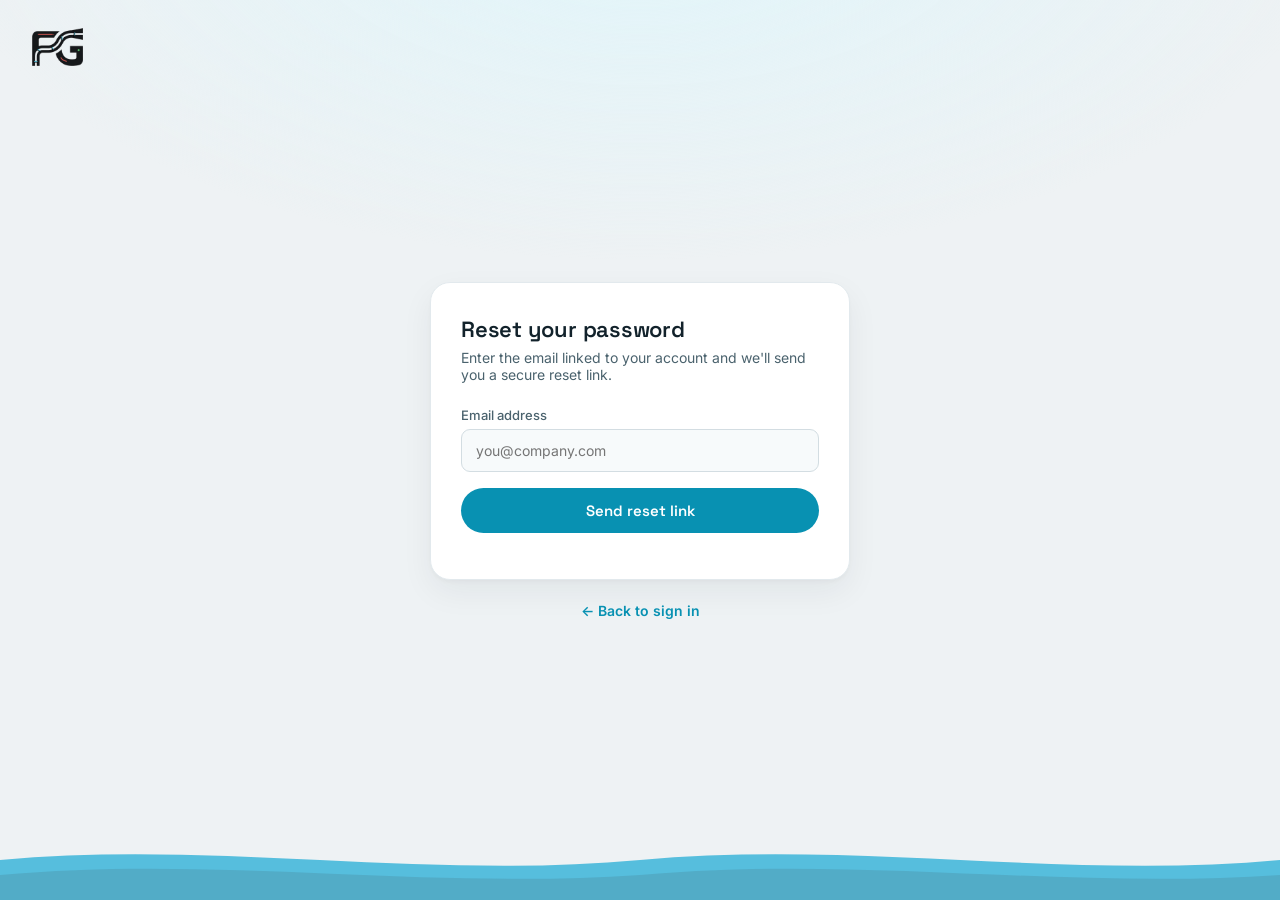
<file: forgot-password.html>
<!DOCTYPE html>
<html lang="en">
<head>
<meta charset="UTF-8">
<meta name="viewport" content="width=device-width, initial-scale=1.0">
<title>Reset Password — FlowGuard</title>
<link rel="icon" href="favicon.ico" sizes="any">
<link rel="icon" type="image/png" sizes="32x32" href="favicon-32.png">
<link rel="icon" type="image/png" sizes="16x16" href="favicon-16.png">
<link rel="apple-touch-icon" sizes="180x180" href="favicon-180.png">
<link rel="preconnect" href="https://fonts.googleapis.com">
<link rel="preconnect" href="https://fonts.gstatic.com" crossorigin>
<link href="https://fonts.googleapis.com/css2?family=Space+Grotesk:wght@400;500;600;700&family=Inter:wght@400;450;500;600&display=swap" rel="stylesheet">
<style>
/* Portal design system — matches index.html */
:root{
  --bg:#eef2f4; --surface:#ffffff; --surface-2:#f7fafb; --line:#e2e9ed; --line-2:#d3dde2;
  --ink:#12222b; --ink-2:#4a626d; --ink-3:#8399a4;
  --brand:#0891b2; --brand-2:#06b6d4; --brand-deep:#0e5b6e; --brand-soft:#e0f5fa;
  --ok:#10b981; --ok-bg:#e6f7f1; --warn:#f59e0b; --warn-bg:#fef4e2; --alert:#ef4444; --alert-bg:#fdeceb;
  --r:20px; --rs:13px; --rx:9px;
  --sh:0 2px 4px rgba(18,34,43,.03), 0 12px 32px rgba(18,34,43,.06);
  --sh-sm:0 1px 2px rgba(18,34,43,.05);
  --ff:'Inter',sans-serif; --ff-d:'Space Grotesk',sans-serif;
}
*{box-sizing:border-box;margin:0;padding:0}
body{background:var(--bg);color:var(--ink);font-family:var(--ff);-webkit-font-smoothing:antialiased;min-height:100vh;display:flex;flex-direction:column;align-items:center;justify-content:center;padding:40px 20px;position:relative;overflow-x:hidden}
/* subtle brand wash behind everything */
body::before{content:"";position:fixed;inset:0;background:radial-gradient(1000px 500px at 50% -10%, var(--brand-soft), transparent 70%);pointer-events:none;z-index:0}

/* flowing water design at bottom — original, untouched */
.wave-strip {
      position: fixed;
      bottom: 0; left: 0; right: 0;
      height: 80px;
      overflow: hidden;
      z-index: 0;
      opacity: 0.7;
    }
    .wave-strip svg {
      width: 200%; height: 100%;
      animation: wave-scroll 14s linear infinite;
    }
    @keyframes wave-scroll {
      from { transform: translateX(0); }
      to   { transform: translateX(-50%); }
    }

.page-wrap{position:relative;z-index:1;width:100%;max-width:420px;display:flex;flex-direction:column;align-items:center}
.brand-header{text-align:center;margin-bottom:26px}
.brand-header .logo{height:44px;width:auto;margin:0 auto 14px;display:block}
.brand-name{font-family:var(--ff-d);font-size:24px;font-weight:600;letter-spacing:-.01em;color:var(--ink)}
.brand-tagline{font-size:12.5px;font-weight:500;text-transform:uppercase;letter-spacing:.09em;color:var(--brand);margin-top:4px}
/* corner logo — top-left on desktop */
.corner-logo{position:fixed;top:28px;left:32px;z-index:2;display:block}
.corner-logo img{height:38px;width:auto;display:block}
@media(max-width:640px){
  .corner-logo{position:static;text-align:center;margin:0 auto 20px}
  .corner-logo img{height:40px;margin:0 auto}
}

.card{width:100%;background:var(--surface);border:1px solid var(--line);border-radius:var(--r);box-shadow:var(--sh);padding:32px 30px}
.card-title{font-family:var(--ff-d);font-size:22px;font-weight:600;letter-spacing:-.01em}
.card-sub{color:var(--ink-2);font-size:14px;margin:6px 0 24px}

.field{margin-bottom:16px}
.field label{display:block;font-size:13px;font-weight:500;margin-bottom:6px;color:var(--ink-2)}
.field input{width:100%;padding:12px 14px;border:1px solid var(--line-2);border-radius:var(--rx);background:var(--surface-2);color:var(--ink);font-family:inherit;font-size:14px;transition:.15s}
.field input:focus{outline:none;border-color:var(--brand);background:var(--surface);box-shadow:0 0 0 3px var(--brand-soft)}
.pw-wrap{position:relative}
.pw-wrap input{padding-right:44px}
.pw-toggle{position:absolute;right:6px;top:50%;transform:translateY(-50%);background:none;border:none;color:var(--ink-3);cursor:pointer;padding:8px;display:grid;place-items:center}
.pw-toggle:hover{color:var(--brand)}
.pw-toggle svg{width:20px;height:20px}

.form-footer-row{display:flex;justify-content:space-between;align-items:center;margin:6px 0 20px}
.remember-label{display:flex;align-items:center;gap:8px;font-size:13.5px;color:var(--ink-2);cursor:pointer}
.remember-label input{width:16px;height:16px;accent-color:var(--brand)}
.forgot-link{color:var(--brand);font-size:13.5px;font-weight:500;text-decoration:none}
.forgot-link:hover{text-decoration:underline}

.btn-primary{width:100%;padding:13px;border-radius:100px;background:var(--brand);color:#fff;border:none;font-family:var(--ff-d);font-size:15px;font-weight:600;cursor:pointer;transition:.15s;display:flex;align-items:center;justify-content:center;gap:8px}
.btn-primary:hover:not(:disabled){background:var(--brand-deep)}
.btn-primary:disabled{opacity:.7;cursor:default}
.btn-inner{display:flex;align-items:center;justify-content:center;gap:8px}
.spinner{width:16px;height:16px;border:2px solid rgba(255,255,255,.4);border-top-color:#fff;border-radius:50%;animation:spin .7s linear infinite}
@keyframes spin{to{transform:rotate(360deg)}}

#alert-area{margin-top:14px}
.alert{display:flex;align-items:flex-start;gap:9px;padding:11px 14px;border-radius:var(--rx);font-size:13.5px;line-height:1.4}
.alert svg{width:16px;height:16px;flex-shrink:0;margin-top:1px}
.alert-error{background:var(--alert-bg);color:#b42318}
.alert-success{background:var(--ok-bg);color:#087443}

.divider{display:flex;align-items:center;gap:12px;margin:22px 0;color:var(--ink-3);font-size:12.5px}
.divider::before,.divider::after{content:"";flex:1;height:1px;background:var(--line)}
.social-row{display:flex;gap:10px}
.social-btn{flex:1;display:flex;align-items:center;justify-content:center;gap:8px;padding:11px;border:1px solid var(--line-2);border-radius:var(--rx);background:var(--surface);color:var(--ink-2);font-size:13.5px;font-weight:500;cursor:pointer;transition:.15s;text-decoration:none}
.social-btn:hover{background:var(--bg);border-color:var(--brand)}
.social-btn svg,.social-btn img{width:18px;height:18px}

.signup-row{text-align:center;margin-top:22px;font-size:14px;color:var(--ink-2)}
.signup-row a{color:var(--brand);font-weight:600;text-decoration:none}
.signup-row a:hover{text-decoration:underline}
</style>
</head>
<body>

  <div class="wave-strip" aria-hidden="true">
    <svg viewBox="0 0 1440 80" preserveAspectRatio="none" xmlns="http://www.w3.org/2000/svg">
      <path d="M0,40 C120,20 240,60 360,40 C480,20 600,60 720,40 C840,20 960,60 1080,40 C1200,20 1320,60 1440,40 L1440,80 L0,80 Z" fill="#16a8d3"/>
      <path d="M0,55 C120,35 240,70 360,55 C480,35 600,70 720,55 C840,35 960,70 1080,55 C1200,35 1320,70 1440,55 L1440,80 L0,80 Z" fill="#0d7fa0" opacity="0.6"/>
    </svg>
  </div>

  <a href="login.html" class="corner-logo"><img src="fg-logo-light.png" alt="FlowGuard"></a>

  <main class="page-wrap">
    <div class="card">
      <div class="card-title">Reset your password</div>
      <div class="card-sub">Enter the email linked to your account and we'll send you a secure reset link.</div>

      <form id="forgot-form" novalidate>
        <div class="field">
          <label for="email">Email address</label>
          <input type="email" id="email" name="email" autocomplete="email" placeholder="you@company.com" required />
        </div>
        <button type="submit" class="btn-primary" id="submit-btn"><span class="btn-inner" id="btn-content">Send reset link</span></button>
        <div id="alert-area"></div>
      </form>
    </div>

    <div class="signup-row"><a href="login.html">← Back to sign in</a></div>
  </main>

  <script>
    function showAlert(type,message){const area=document.getElementById('alert-area');area.innerHTML='';const icon=type==='error'?'<svg fill="none" stroke="currentColor" viewBox="0 0 24 24"><path stroke-linecap="round" stroke-linejoin="round" stroke-width="2" d="M12 9v2m0 4h.01M10.29 3.86L1.82 18a2 2 0 001.71 3h16.94a2 2 0 001.71-3L13.71 3.86a2 2 0 00-3.42 0z"/></svg>':'<svg fill="none" stroke="currentColor" viewBox="0 0 24 24"><path stroke-linecap="round" stroke-linejoin="round" stroke-width="2" d="M5 13l4 4L19 7"/></svg>';const div=document.createElement('div');div.className='alert alert-'+type;div.innerHTML=icon+'<span>'+message+'</span>';area.appendChild(div);}
    function setLoading(loading){const btn=document.getElementById('submit-btn'),content=document.getElementById('btn-content');btn.disabled=loading;content.innerHTML=loading?'<div class="spinner"></div><span>Sending…</span>':'Send reset link';}
    document.getElementById('forgot-form').addEventListener('submit',async function(e){
      e.preventDefault();
      const email=document.getElementById('email').value.trim();
      if(!email){showAlert('error','Please enter your email address.');return;}
      setLoading(true);
      try{
        await fetch('https://api.flowguard.ng/api/v1/auth/forgot-password',{method:'POST',headers:{'Content-Type':'application/json'},body:JSON.stringify({email})});
        showAlert('success',"If an account exists for that email, a reset link is on its way. Check your inbox and spam — links expire in 1 hour.");
        document.getElementById('email').value='';
      }catch(err){showAlert('error',"Couldn't reach the server. Please check your connection and try again.");}
      finally{setLoading(false);}
    });
  </script>
</body>
</html>
</file>
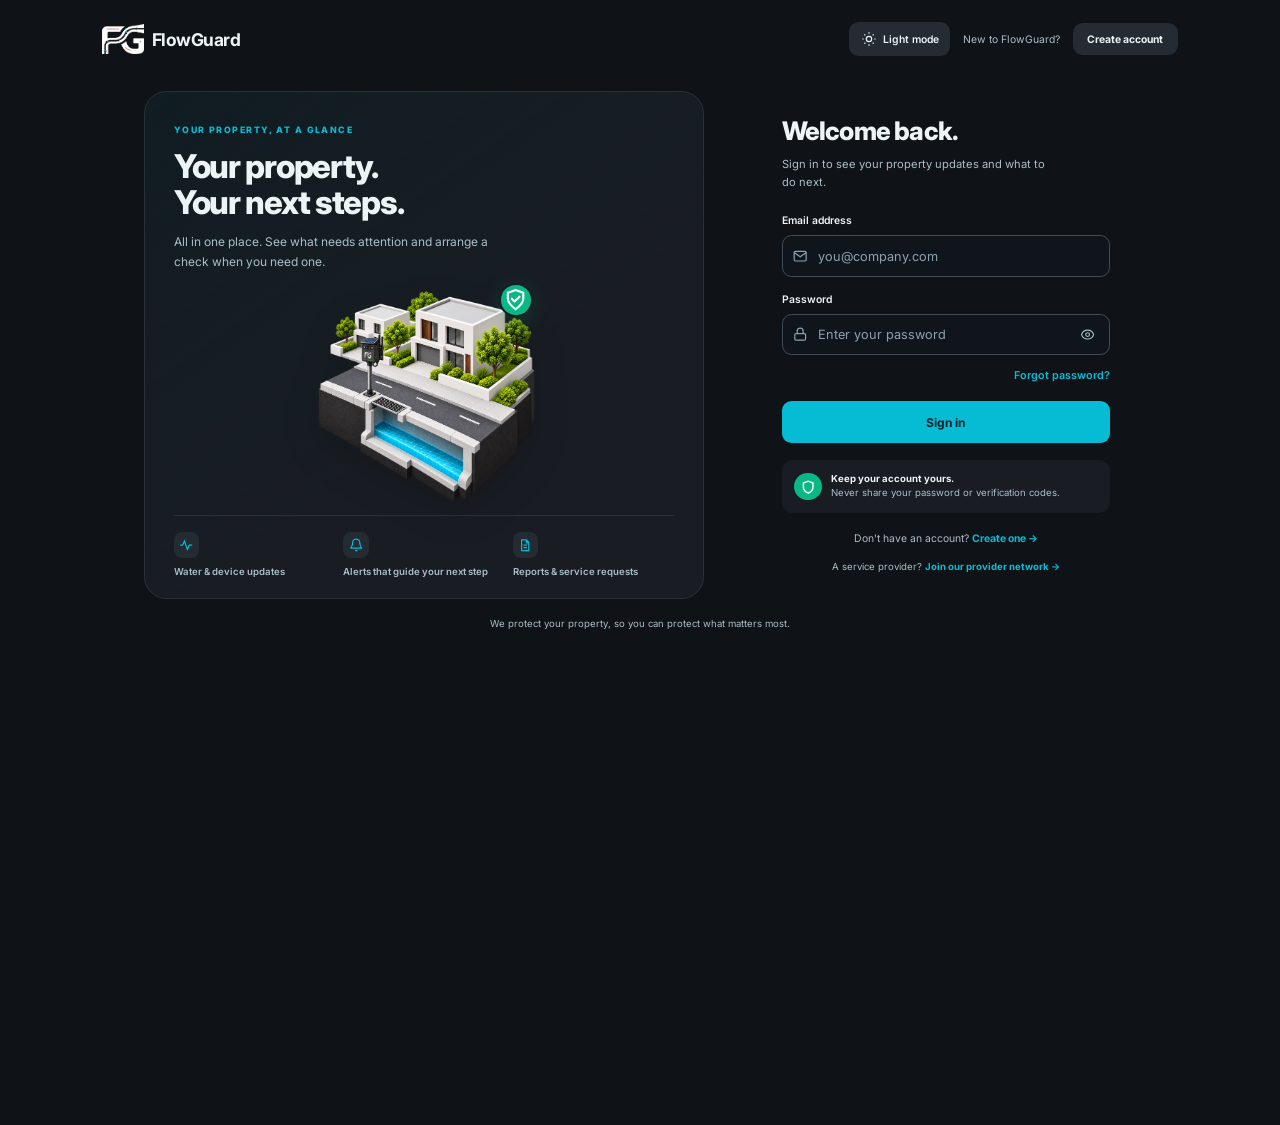
<file: login.html>
<!DOCTYPE html>
<html lang="en" data-theme="dark">
<head>
<meta charset="UTF-8">
<meta name="viewport" content="width=device-width, initial-scale=1.0">
<title>Sign in — FlowGuard</title>
<link rel="icon" href="favicon.ico" sizes="any">
<link rel="icon" type="image/png" sizes="32x32" href="favicon-32.png">
<link rel="apple-touch-icon" sizes="180x180" href="favicon-180.png">
<link rel="preconnect" href="https://fonts.googleapis.com">
<link rel="preconnect" href="https://fonts.gstatic.com" crossorigin>
<link href="https://fonts.googleapis.com/css2?family=Inter:wght@400;500;600;700;800&display=swap" rel="stylesheet">
<script>try{document.documentElement.dataset.theme=localStorage.getItem('flowguard_theme')==='light'?'light':'dark';}catch{}</script>
<link rel="stylesheet" href="login.css?v=2">
<link rel="stylesheet" href="auth-density.css?v=1">
</head>
<body>

  <div class="util-bar">
    <a class="util-logo" href="login.html" aria-label="FlowGuard sign in"><img class="logo-light" src="fg-logo-light.png" alt=""><img class="logo-dark" src="fg-logo-dark.png" alt=""><span>FlowGuard</span></a>
    <div class="util-right"><button class="theme-switch" type="button" id="login-theme" aria-label="Switch to light mode"><svg aria-hidden="true" viewBox="0 0 24 24" fill="none" stroke="currentColor" stroke-width="1.8"><circle cx="12" cy="12" r="4"/><path d="M12 2v2m0 16v2M2 12h2m16 0h2M5 5l1.5 1.5m11 11L19 19M5 19l1.5-1.5m11-11L19 5"/></svg><span id="login-theme-label">Light mode</span></button><span>New to FlowGuard?</span><a class="ghost-btn" href="signup.html">Create account</a></div>
  </div>

  <main class="shell">
    <div class="main-grid">

      <!-- LEFT: marketing -->
      <div class="marketing">
        <div class="badge-label">Your property, at a glance</div>
        <h2 class="headline">Your property.<br><span class="accent">Your next steps.</span></h2>
        <p class="lede">All in one place. See what needs attention and arrange a check when you need one.</p>
        <div class="estate-visual"><img src="assets/guide-normal-device-v1.png" alt="An estate and drainage channel monitored by a FlowGuard device" width="1280" height="1280" fetchpriority="high"><span class="protection-badge" aria-hidden="true"><svg viewBox="0 0 24 24" fill="none" stroke="currentColor" stroke-width="2.2" stroke-linecap="round" stroke-linejoin="round"><path d="m12 2 8 3v6c0 5-8 11-8 11S4 16 4 11V5z"/><path d="m8 11 3 3 5-5"/></svg></span></div>
        <div class="trust">
          <div class="trust-item"><span class="tick"><svg aria-hidden="true" viewBox="0 0 24 24" fill="none" stroke="currentColor" stroke-width="2"><path d="M2 12h4l3-7 5 14 3-7h5"/></svg></span>Water &amp; device updates</div>
          <div class="trust-item"><span class="tick"><svg aria-hidden="true" viewBox="0 0 24 24" fill="none" stroke="currentColor" stroke-width="2"><path d="M18 8a6 6 0 0 0-12 0c0 7-3 7-3 9h18c0-2-3-2-3-9M10 21h4"/></svg></span>Alerts that guide your next step</div>
          <div class="trust-item"><span class="tick"><svg aria-hidden="true" viewBox="0 0 24 24" fill="none" stroke="currentColor" stroke-width="2"><path d="M6 3h8l4 4v14H6zM14 3v5h4M9 12h6m-6 4h6"/></svg></span>Reports &amp; service requests</div>
        </div>
      </div>

      <!-- RIGHT: form -->
      <div class="form-col">
        <div class="login-card">
          <h1 class="form-title">Welcome back.</h1>
          <p class="form-sub">Sign in to see your property updates and what to do next.</p>

          <form id="login-form" novalidate>
            <div class="ff">
              <label for="email">Email address</label>
              <div class="wrap-in">
                <svg class="lead" viewBox="0 0 24 24" fill="none" stroke="currentColor" stroke-width="2"><path d="M4 4h16c1.1 0 2 .9 2 2v12c0 1.1-.9 2-2 2H4c-1.1 0-2-.9-2-2V6c0-1.1.9-2 2-2z"/><path d="M22 6l-10 7L2 6"/></svg>
                <input type="email" id="email" name="email" autocomplete="email" placeholder="you@company.com" required>
              </div>
            </div>

            <div class="ff">
              <label for="password">Password</label>
              <div class="wrap-in">
                <svg class="lead" viewBox="0 0 24 24" fill="none" stroke="currentColor" stroke-width="2"><rect x="3" y="11" width="18" height="11" rx="2" ry="2"/><path d="M7 11V7a5 5 0 0110 0v4"/></svg>
                <input type="password" id="password" name="password" autocomplete="current-password" placeholder="Enter your password" required>
                <button type="button" class="pw-eye" id="pw-toggle" aria-label="Show password" aria-pressed="false" aria-controls="password">
                  <svg id="eye-show" fill="none" stroke="currentColor" viewBox="0 0 24 24"><path stroke-linecap="round" stroke-linejoin="round" stroke-width="1.8" d="M15 12a3 3 0 11-6 0 3 3 0 016 0z"/><path stroke-linecap="round" stroke-linejoin="round" stroke-width="1.8" d="M2.458 12C3.732 7.943 7.523 5 12 5c4.478 0 8.268 2.943 9.542 7-1.274 4.057-5.064 7-9.542 7-4.477 0-8.268-2.943-9.542-7z"/></svg>
                  <svg id="eye-hide" style="display:none" fill="none" stroke="currentColor" viewBox="0 0 24 24"><path stroke-linecap="round" stroke-linejoin="round" stroke-width="1.8" d="M13.875 18.825A10.05 10.05 0 0112 19c-4.478 0-8.268-2.943-9.543-7a9.97 9.97 0 011.563-3.029m5.858.908a3 3 0 114.243 4.243M9.878 9.878l4.242 4.242M9.88 9.88l-3.29-3.29m7.532 7.532l3.29 3.29M3 3l3.59 3.59m0 0A9.953 9.953 0 0112 5c4.478 0 8.268 2.943 9.543 7a10.025 10.025 0 01-4.132 5.411m0 0L21 21"/></svg>
                </button>
              </div>
            </div>

            <div class="footer-row">
              <a href="forgot-password.html" class="forgot-link">Forgot password?</a>
            </div>

            <button type="submit" class="btn-primary" id="submit-btn"><span id="btn-content">Sign in</span></button>
            <div id="alert-area" role="alert" aria-live="assertive" aria-atomic="true"></div>
          </form>

          <div class="security-box">
            <div class="icn"><svg viewBox="0 0 24 24" fill="none" stroke="currentColor" stroke-width="2.4"><path d="M12 22s8-4 8-10V5l-8-3-8 3v7c0 6 8 10 8 10z"/></svg></div>
            <div>
              <div class="t">Keep your account yours.</div>
              <div class="s">Never share your password or verification codes.</div>
            </div>
          </div>

          <div class="signup-row">Don't have an account? <a href="signup.html">Create one →</a></div>
          <div class="signup-row provider-row">A service provider? <a href="field/signup.html">Join our provider network →</a></div>
        </div>
      </div>

    </div>
    <footer class="login-footer">We protect your property, so you can protect what matters most.</footer>
  </main>

  <style>
    .cp-load{position:fixed;inset:0;z-index:9999;background:var(--bg);display:none;flex-direction:column;align-items:center;justify-content:center;padding:32px;text-align:center}
    .cp-load.show{display:flex}
    .cp-load img{height:44px;margin-bottom:26px}
    .cp-load-h{font-size:30px;font-weight:800;color:var(--ink);letter-spacing:-.01em}
    .cp-load-p{color:var(--text-2);font-size:16px;margin-top:10px}
    .cp-load-bar{width:min(440px,80vw);height:6px;border-radius:4px;background:#eceef0;overflow:hidden;margin-top:30px}
    .cp-load-bar>span{display:block;height:100%;width:30%;border-radius:4px;background:var(--primary);animation:cpslide 1.1s ease-in-out infinite}
    @keyframes cpslide{0%{margin-left:-30%}100%{margin-left:100%}}
  </style>
  <div class="cp-load" id="cp-load">
    <img class="logo-light" src="fg-logo-light.png" alt="FlowGuard"><img class="logo-dark" src="fg-logo-dark.png" alt="FlowGuard">
    <div class="cp-load-h" id="cp-load-h">Loading your dashboard…</div>
    <div class="cp-load-p" id="cp-load-p">Preparing your properties and alerts.</div>
    <div class="cp-load-bar"><span></span></div>
  </div>

  <script>
    const pwInput=document.getElementById('password'),pwToggle=document.getElementById('pw-toggle'),eyeShow=document.getElementById('eye-show'),eyeHide=document.getElementById('eye-hide');
    const themeButton=document.getElementById('login-theme');
    function syncTheme(){const light=document.documentElement.dataset.theme==='light';document.getElementById('login-theme-label').textContent=light?'Dark mode':'Light mode';themeButton.setAttribute('aria-label',light?'Switch to dark mode':'Switch to light mode');}
    themeButton.addEventListener('click',()=>{const next=document.documentElement.dataset.theme==='light'?'dark':'light';document.documentElement.dataset.theme=next;try{localStorage.setItem('flowguard_theme',next);}catch{}syncTheme();});syncTheme();
    pwToggle.addEventListener('click',()=>{const h=pwInput.type==='password';pwInput.type=h?'text':'password';pwToggle.setAttribute('aria-label',h?'Hide password':'Show password');pwToggle.setAttribute('aria-pressed',String(h));eyeShow.style.display=h?'none':'block';eyeHide.style.display=h?'block':'none';});
    function showAlert(type,message){const area=document.getElementById('alert-area');area.replaceChildren();const div=document.createElement('div');div.className='alert alert-'+type;div.textContent=message;area.appendChild(div);}
    function setLoading(loading){const btn=document.getElementById('submit-btn'),content=document.getElementById('btn-content');btn.disabled=loading;content.innerHTML=loading?'<div class="spinner"></div><span>Signing in…</span>':'Sign in';}
    document.getElementById('login-form').addEventListener('submit',async function(e){
      e.preventDefault();
      const email=document.getElementById('email').value.trim(),password=document.getElementById('password').value;
      const emailInput=document.getElementById('email');emailInput.removeAttribute('aria-invalid');pwInput.removeAttribute('aria-invalid');
      if(!email||!password){const missing=!email?emailInput:pwInput;missing.setAttribute('aria-invalid','true');showAlert('error','Please enter your email and password.');missing.focus();return;}
      if(!emailInput.validity.valid){emailInput.setAttribute('aria-invalid','true');showAlert('error','Please enter a valid email address.');emailInput.focus();return;}
      document.getElementById('alert-area').replaceChildren();
      setLoading(true);
      try{
        const response=await fetch('https://api.flowguard.ng/api/v1/auth/login',{method:'POST',headers:{'Content-Type':'application/json'},body:JSON.stringify({email,password})});
        const data=await response.json();
        if(data.success){
          localStorage.setItem('token',data.data.token);
          localStorage.setItem('user',JSON.stringify(data.data.user));
          const u=data.data.user;
          // role-aware loading screen wording
          const lh=document.getElementById('cp-load-h'), lp=document.getElementById('cp-load-p');
          if(u.user_type==='service_provider'){ lh.textContent='Loading your provider workspace…'; lp.textContent='Preparing your jobs and assignments.'; }
          else if(u.user_type==='internal'){ lh.textContent='Loading FlowGuard…'; lp.textContent='Taking you to the operations center.'; }
          else { lh.textContent='Loading your dashboard…'; lp.textContent='Preparing your properties and alerts.'; }
          document.getElementById('cp-load').classList.add('show');
          setTimeout(()=>{
            if(u.user_type==='service_provider'){
              // external providers get the local field portal (never neon)
              window.location.href='field/';
            } else if(u.user_type==='internal'){
              const role=u.role, FIELD_ROLES=['field_lead','field_team'];
              window.location.href = FIELD_ROLES.includes(role) ? 'https://neon.flowguard.ng/field.html' : 'https://neon.flowguard.ng';
            } else {
              window.location.href='index.html';
            }
          },1400);
        }else{setLoading(false);showAlert('error',data.error||'Invalid email or password. Please try again.');}
      }catch(err){console.error('Login error:',err);setLoading(false);showAlert('error','Connection failed. Please check your internet and try again.');}
    });
  </script>
</body>
</html>
</file>
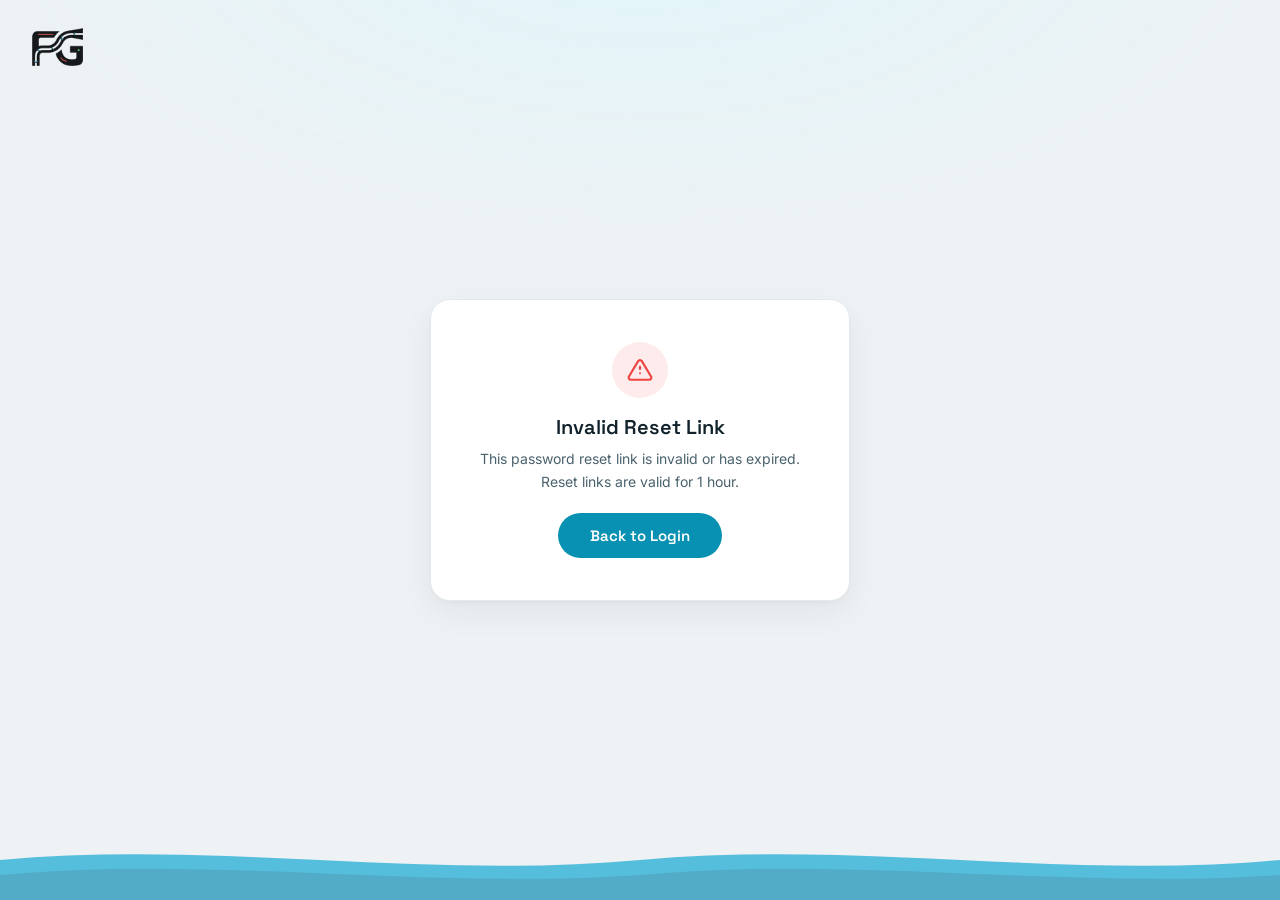
<file: reset-password.html>
<!DOCTYPE html>
<html lang="en">
<head>
<meta charset="UTF-8">
<meta name="viewport" content="width=device-width, initial-scale=1.0">
<title>Reset Password — FlowGuard</title>
<link rel="icon" href="favicon.ico" sizes="any">
<link rel="icon" type="image/png" sizes="32x32" href="favicon-32.png">
<link rel="icon" type="image/png" sizes="16x16" href="favicon-16.png">
<link rel="apple-touch-icon" sizes="180x180" href="favicon-180.png">
<link rel="preconnect" href="https://fonts.googleapis.com">
<link rel="preconnect" href="https://fonts.gstatic.com" crossorigin>
<link href="https://fonts.googleapis.com/css2?family=Space+Grotesk:wght@400;500;600;700&family=Inter:wght@400;450;500;600&display=swap" rel="stylesheet">
<style>
/* Portal design system — matches index.html */
:root{
  --bg:#eef2f4; --surface:#ffffff; --surface-2:#f7fafb; --line:#e2e9ed; --line-2:#d3dde2;
  --ink:#12222b; --ink-2:#4a626d; --ink-3:#8399a4;
  --brand:#0891b2; --brand-2:#06b6d4; --brand-deep:#0e5b6e; --brand-soft:#e0f5fa;
  --ok:#10b981; --ok-bg:#e6f7f1; --warn:#f59e0b; --warn-bg:#fef4e2; --alert:#ef4444; --alert-bg:#fdeceb;
  --r:20px; --rs:13px; --rx:9px;
  --sh:0 2px 4px rgba(18,34,43,.03), 0 12px 32px rgba(18,34,43,.06);
  --sh-sm:0 1px 2px rgba(18,34,43,.05);
  --ff:'Inter',sans-serif; --ff-d:'Space Grotesk',sans-serif;
}
*{box-sizing:border-box;margin:0;padding:0}
body{background:var(--bg);color:var(--ink);font-family:var(--ff);-webkit-font-smoothing:antialiased;min-height:100vh;display:flex;flex-direction:column;align-items:center;justify-content:center;padding:40px 20px;position:relative;overflow-x:hidden}
/* subtle brand wash behind everything */
body::before{content:"";position:fixed;inset:0;background:radial-gradient(1000px 500px at 50% -10%, var(--brand-soft), transparent 70%);pointer-events:none;z-index:0}

/* flowing water design at bottom — original, untouched */
.wave-strip {
      position: fixed;
      bottom: 0; left: 0; right: 0;
      height: 80px;
      overflow: hidden;
      z-index: 0;
      opacity: 0.7;
    }
    .wave-strip svg {
      width: 200%; height: 100%;
      animation: wave-scroll 14s linear infinite;
    }
    @keyframes wave-scroll {
      from { transform: translateX(0); }
      to   { transform: translateX(-50%); }
    }

.page-wrap{position:relative;z-index:1;width:100%;max-width:420px;display:flex;flex-direction:column;align-items:center}
.brand-header{text-align:center;margin-bottom:26px}
.brand-header .logo{height:44px;width:auto;margin:0 auto 14px;display:block}
.brand-name{font-family:var(--ff-d);font-size:24px;font-weight:600;letter-spacing:-.01em;color:var(--ink)}
.brand-tagline{font-size:12.5px;font-weight:500;text-transform:uppercase;letter-spacing:.09em;color:var(--brand);margin-top:4px}
/* corner logo — top-left on desktop */
.corner-logo{position:fixed;top:28px;left:32px;z-index:2;display:block}
.corner-logo img{height:38px;width:auto;display:block}
@media(max-width:640px){
  .corner-logo{position:static;text-align:center;margin:0 auto 20px}
  .corner-logo img{height:40px;margin:0 auto}
}

.card{width:100%;background:var(--surface);border:1px solid var(--line);border-radius:var(--r);box-shadow:var(--sh);padding:32px 30px}
.card-title{font-family:var(--ff-d);font-size:22px;font-weight:600;letter-spacing:-.01em}
.card-sub{color:var(--ink-2);font-size:14px;margin:6px 0 24px}

.field{margin-bottom:16px}
.field label{display:block;font-size:13px;font-weight:500;margin-bottom:6px;color:var(--ink-2)}
.field input{width:100%;padding:12px 14px;border:1px solid var(--line-2);border-radius:var(--rx);background:var(--surface-2);color:var(--ink);font-family:inherit;font-size:14px;transition:.15s}
.field input:focus{outline:none;border-color:var(--brand);background:var(--surface);box-shadow:0 0 0 3px var(--brand-soft)}
.pw-wrap{position:relative}
.pw-wrap input{padding-right:44px}
.pw-toggle{position:absolute;right:6px;top:50%;transform:translateY(-50%);background:none;border:none;color:var(--ink-3);cursor:pointer;padding:8px;display:grid;place-items:center}
.pw-toggle:hover{color:var(--brand)}
.pw-toggle svg{width:20px;height:20px}

.form-footer-row{display:flex;justify-content:space-between;align-items:center;margin:6px 0 20px}
.remember-label{display:flex;align-items:center;gap:8px;font-size:13.5px;color:var(--ink-2);cursor:pointer}
.remember-label input{width:16px;height:16px;accent-color:var(--brand)}
.forgot-link{color:var(--brand);font-size:13.5px;font-weight:500;text-decoration:none}
.forgot-link:hover{text-decoration:underline}

.btn-primary{width:100%;padding:13px;border-radius:100px;background:var(--brand);color:#fff;border:none;font-family:var(--ff-d);font-size:15px;font-weight:600;cursor:pointer;transition:.15s;display:flex;align-items:center;justify-content:center;gap:8px}
.btn-primary:hover:not(:disabled){background:var(--brand-deep)}
.btn-primary:disabled{opacity:.7;cursor:default}
.btn-inner{display:flex;align-items:center;justify-content:center;gap:8px}
.spinner{width:16px;height:16px;border:2px solid rgba(255,255,255,.4);border-top-color:#fff;border-radius:50%;animation:spin .7s linear infinite}
@keyframes spin{to{transform:rotate(360deg)}}

#alert-area{margin-top:14px}
.alert{display:flex;align-items:flex-start;gap:9px;padding:11px 14px;border-radius:var(--rx);font-size:13.5px;line-height:1.4}
.alert svg{width:16px;height:16px;flex-shrink:0;margin-top:1px}
.alert-error{background:var(--alert-bg);color:#b42318}
.alert-success{background:var(--ok-bg);color:#087443}

.divider{display:flex;align-items:center;gap:12px;margin:22px 0;color:var(--ink-3);font-size:12.5px}
.divider::before,.divider::after{content:"";flex:1;height:1px;background:var(--line)}
.social-row{display:flex;gap:10px}
.social-btn{flex:1;display:flex;align-items:center;justify-content:center;gap:8px;padding:11px;border:1px solid var(--line-2);border-radius:var(--rx);background:var(--surface);color:var(--ink-2);font-size:13.5px;font-weight:500;cursor:pointer;transition:.15s;text-decoration:none}
.social-btn:hover{background:var(--bg);border-color:var(--brand)}
.social-btn svg,.social-btn img{width:18px;height:18px}

.signup-row{text-align:center;margin-top:22px;font-size:14px;color:var(--ink-2)}
.signup-row a{color:var(--brand);font-weight:600;text-decoration:none}
.signup-row a:hover{text-decoration:underline}

.invalid-panel{display:none;text-align:center;padding:10px 0}
.invalid-icon{width:56px;height:56px;border-radius:50%;background:var(--alert-bg);display:grid;place-items:center;margin:0 auto 16px}
.invalid-icon svg{width:26px;height:26px;color:var(--alert)}
/* reset key icon — small circular brand badge */
.card-icon{width:52px;height:52px;border-radius:50%;background:var(--brand-soft);display:grid;place-items:center;margin:0 auto 18px}
.card-icon svg{width:24px;height:24px;color:var(--brand)}
/* password requirements checklist */
.req-list{display:flex;flex-direction:column;gap:7px;margin:-4px 0 18px}
.req-item{display:flex;align-items:center;gap:9px;font-size:12.5px;color:var(--ink-3);transition:.15s}
.req-item .req-dot{width:15px;height:15px;border-radius:50%;border:1.5px solid var(--line-2);flex-shrink:0;position:relative;transition:.15s}
.req-item.met{color:var(--ok)}
.req-item.met .req-dot{background:var(--ok);border-color:var(--ok)}
.req-item.met .req-dot::after{content:"";position:absolute;left:4px;top:1.5px;width:4px;height:7px;border:solid #fff;border-width:0 1.5px 1.5px 0;transform:rotate(45deg)}
.invalid-title{font-family:var(--ff-d);font-size:20px;font-weight:600;margin-bottom:8px}
.invalid-body{color:var(--ink-2);font-size:14px;line-height:1.6;margin-bottom:20px}
.form-group{margin-bottom:15px}
.form-group label{display:block;font-size:12.5px;font-weight:500;margin-bottom:5px;color:var(--ink-2)}
.form-group input{width:100%;padding:11px 13px;border:1px solid var(--line-2);border-radius:var(--rx);background:var(--surface-2);color:var(--ink);font-family:inherit;font-size:14px}
.form-group input:focus{outline:none;border-color:var(--brand);background:#fff;box-shadow:0 0 0 3px var(--brand-soft)}
.reset-form{display:none}

</style>
</head>
<body>

  <div class="wave-strip" aria-hidden="true">
    <svg viewBox="0 0 1440 80" preserveAspectRatio="none" xmlns="http://www.w3.org/2000/svg">
      <path d="M0,40 C120,20 240,60 360,40 C480,20 600,60 720,40 C840,20 960,60 1080,40 C1200,20 1320,60 1440,40 L1440,80 L0,80 Z" fill="#16a8d3"/>
      <path d="M0,55 C120,35 240,70 360,55 C480,35 600,70 720,55 C840,35 960,70 1080,55 C1200,35 1320,70 1440,55 L1440,80 L0,80 Z" fill="#0d7fa0" opacity="0.6"/>
    </svg>
  </div>

  <a href="login.html" class="corner-logo"><img src="fg-logo-light.png" alt="FlowGuard"></a>

  <main class="page-wrap">
    <div class="card">

      <!-- Invalid token state -->
      <div class="invalid-panel" id="invalid-panel">
        <div class="invalid-icon">
          <svg fill="none" stroke="currentColor" viewBox="0 0 24 24">
            <path stroke-linecap="round" stroke-linejoin="round" stroke-width="2" d="M12 9v2m0 4h.01M10.29 3.86L1.82 18a2 2 0 001.71 3h16.94a2 2 0 001.71-3L13.71 3.86a2 2 0 00-3.42 0z"/>
          </svg>
        </div>
        <div class="invalid-title" id="invalid-title">Invalid Reset Link</div>
        <p class="invalid-body" id="invalid-body">This password reset link is invalid or has expired. Reset links are valid for 1 hour.</p>
        <a href="login.html" class="btn-primary" style="display:inline-block;width:auto;padding:13px 32px;text-decoration:none;">
          Back to Login
        </a>
      </div>

      <!-- Reset form -->
      <div id="reset-form-wrap">
        <div class="card-icon">
          <svg fill="none" stroke="currentColor" viewBox="0 0 24 24">
            <path stroke-linecap="round" stroke-linejoin="round" stroke-width="2" d="M15 7a2 2 0 012 2m4 0a6 6 0 01-7.743 5.743L11 17H9v2H7v2H4a1 1 0 01-1-1v-2.586a1 1 0 01.293-.707l5.964-5.964A6 6 0 1121 9z"/>
          </svg>
        </div>
        <div class="card-title" id="form-title">Set New Password</div>
        <div class="card-sub" id="form-sub">Choose a strong password to secure your FlowGuard portal account.</div>

        <form id="reset-form" novalidate>

          <div class="form-group">
            <label for="password">New Password</label>
            <div class="pw-wrap">
              <input type="password" id="password" placeholder="Min. 8 characters" autocomplete="new-password" required/>
              <button type="button" class="pw-toggle" id="pw-toggle-1">
                <svg id="eye1-show" fill="none" stroke="currentColor" viewBox="0 0 24 24"><path stroke-linecap="round" stroke-linejoin="round" stroke-width="1.8" d="M15 12a3 3 0 11-6 0 3 3 0 016 0z"/><path stroke-linecap="round" stroke-linejoin="round" stroke-width="1.8" d="M2.458 12C3.732 7.943 7.523 5 12 5c4.478 0 8.268 2.943 9.542 7-1.274 4.057-5.064 7-9.542 7-4.477 0-8.268-2.943-9.542-7z"/></svg>
                <svg id="eye1-hide" style="display:none" fill="none" stroke="currentColor" viewBox="0 0 24 24"><path stroke-linecap="round" stroke-linejoin="round" stroke-width="1.8" d="M13.875 18.825A10.05 10.05 0 0112 19c-4.478 0-8.268-2.943-9.543-7a9.97 9.97 0 011.563-3.029m5.858.908a3 3 0 114.243 4.243M9.878 9.878l4.242 4.242M9.88 9.88l-3.29-3.29m7.532 7.532l3.29 3.29M3 3l3.59 3.59m0 0A9.953 9.953 0 0112 5c4.478 0 8.268 2.943 9.543 7a10.025 10.025 0 01-4.132 5.411m0 0L21 21"/></svg>
              </button>
            </div>
            <div class="strength-wrap" id="strength-wrap" style="display:none">
              <div class="strength-track"><div class="strength-bar" id="strength-bar"></div></div>
              <span class="strength-label" id="strength-text"></span>
            </div>
            <div class="req-list" id="req-list">
              <div class="req-item" id="req-len"><div class="req-dot"></div>8+ characters</div>
              <div class="req-item" id="req-upper"><div class="req-dot"></div>Uppercase letter</div>
              <div class="req-item" id="req-lower"><div class="req-dot"></div>Lowercase letter</div>
              <div class="req-item" id="req-num"><div class="req-dot"></div>Number</div>
            </div>
          </div>

          <div class="form-group">
            <label for="confirm-password">Confirm New Password</label>
            <div class="pw-wrap">
              <input type="password" id="confirm-password" placeholder="Re-enter new password" autocomplete="new-password" required/>
              <button type="button" class="pw-toggle" id="pw-toggle-2">
                <svg id="eye2-show" fill="none" stroke="currentColor" viewBox="0 0 24 24"><path stroke-linecap="round" stroke-linejoin="round" stroke-width="1.8" d="M15 12a3 3 0 11-6 0 3 3 0 016 0z"/><path stroke-linecap="round" stroke-linejoin="round" stroke-width="1.8" d="M2.458 12C3.732 7.943 7.523 5 12 5c4.478 0 8.268 2.943 9.542 7-1.274 4.057-5.064 7-9.542 7-4.477 0-8.268-2.943-9.542-7z"/></svg>
                <svg id="eye2-hide" style="display:none" fill="none" stroke="currentColor" viewBox="0 0 24 24"><path stroke-linecap="round" stroke-linejoin="round" stroke-width="1.8" d="M13.875 18.825A10.05 10.05 0 0112 19c-4.478 0-8.268-2.943-9.543-7a9.97 9.97 0 011.563-3.029m5.858.908a3 3 0 114.243 4.243M9.878 9.878l4.242 4.242M9.88 9.88l-3.29-3.29m7.532 7.532l3.29 3.29M3 3l3.59 3.59m0 0A9.953 9.953 0 0112 5c4.478 0 8.268 2.943 9.543 7a10.025 10.025 0 01-4.132 5.411m0 0L21 21"/></svg>
              </button>
            </div>
          </div>

          <div id="alert-area"></div>

          <button type="submit" class="btn-primary" id="submit-btn">
            <span class="btn-inner" id="btn-content">Set New Password</span>
          </button>

        </form>

        <a href="login.html" class="back-link">
          <svg fill="none" stroke="currentColor" viewBox="0 0 24 24"><path stroke-linecap="round" stroke-linejoin="round" stroke-width="2" d="M15 19l-7-7 7-7"/></svg>
          Back to login
        </a>
      </div>

    </div>
  </main>

<script>
    // ── Token guard ──
    const urlParams = new URLSearchParams(window.location.search);
    const token = urlParams.get('token');
    const isInvite = urlParams.get('invite') === '1';   // set by teammate-invite links

    // Invite links get welcome-flavoured copy (and the correct 7-day validity note).
    const BTN_LABEL = isInvite ? 'Activate account' : 'Set New Password';
    if (isInvite) {
      const set = (id, v) => { const el = document.getElementById(id); if (el) el.textContent = v; };
      set('form-title', 'Set your password');
      set('form-sub', 'Create a password to activate your account and join your team on FlowGuard.');
      set('btn-content', BTN_LABEL);
      set('invalid-title', 'Invite link invalid');
      set('invalid-body', 'This invitation link is invalid or has expired. Invitation links are valid for 7 days — ask an admin on your account to send a new one.');
    }

    if (!token) {
      document.getElementById('reset-form-wrap').style.display = 'none';
      document.getElementById('invalid-panel').style.display = 'block';
    }

    // ── Password toggles ──
    function bindToggle(toggleId, inputId, showId, hideId) {
      document.getElementById(toggleId).addEventListener('click', () => {
        const inp = document.getElementById(inputId);
        const isHidden = inp.type === 'password';
        inp.type = isHidden ? 'text' : 'password';
        document.getElementById(showId).style.display = isHidden ? 'none' : 'block';
        document.getElementById(hideId).style.display = isHidden ? 'block' : 'none';
      });
    }
    bindToggle('pw-toggle-1', 'password',          'eye1-show', 'eye1-hide');
    bindToggle('pw-toggle-2', 'confirm-password',  'eye2-show', 'eye2-hide');

    // ── Password strength + requirements ──
    const pwInput    = document.getElementById('password');
    const confirmPw  = document.getElementById('confirm-password');
    const strengthW  = document.getElementById('strength-wrap');
    const strengthB  = document.getElementById('strength-bar');
    const strengthT  = document.getElementById('strength-text');

    pwInput.addEventListener('input', function() {
      const pw = this.value;

      // Show/hide strength
      strengthW.style.display = pw ? 'flex' : 'none';

      // Strength score
      let s = 0;
      if (pw.length >= 8)       s++;
      if (/[a-z]/.test(pw))     s++;
      if (/[A-Z]/.test(pw))     s++;
      if (/[0-9]/.test(pw))     s++;
      if (/[$@#&!]/.test(pw))   s++;
      const colors = ['#ef4444','#f59e0b','#eab308','#84cc16','#22c55e'];
      const labels = ['Weak','Fair','Good','Strong','Very Strong'];
      strengthB.style.width           = `${s * 20}%`;
      strengthB.style.backgroundColor = colors[s-1] || '#ef4444';
      strengthT.textContent           = labels[s-1] || '';
      strengthT.style.color           = colors[s-1] || '#ef4444';

      // Requirements
      toggle('req-len',   pw.length >= 8);
      toggle('req-upper', /[A-Z]/.test(pw));
      toggle('req-lower', /[a-z]/.test(pw));
      toggle('req-num',   /[0-9]/.test(pw));

      // Live match check on confirm field
      if (confirmPw.value) checkMatch();
    });

    confirmPw.addEventListener('input', checkMatch);

    function toggle(id, met) {
      document.getElementById(id).classList.toggle('met', met);
    }

    function checkMatch() {
      const pw  = pwInput.value;
      const cpw = confirmPw.value;
      if (!cpw) {
        confirmPw.classList.remove('match-ok','match-err');
        return;
      }
      confirmPw.classList.toggle('match-ok',  pw === cpw);
      confirmPw.classList.toggle('match-err', pw !== cpw);
    }

    // ── Alert helpers ──
    function showAlert(type, message) {
      const area = document.getElementById('alert-area');
      const icon = type === 'error'
        ? `<svg fill="none" stroke="currentColor" viewBox="0 0 24 24"><path stroke-linecap="round" stroke-linejoin="round" stroke-width="2" d="M12 9v2m0 4h.01M10.29 3.86L1.82 18a2 2 0 001.71 3h16.94a2 2 0 001.71-3L13.71 3.86a2 2 0 00-3.42 0z"/></svg>`
        : `<svg fill="none" stroke="currentColor" viewBox="0 0 24 24"><path stroke-linecap="round" stroke-linejoin="round" stroke-width="2" d="M5 13l4 4L19 7"/></svg>`;
      area.innerHTML = `<div class="alert alert-${type}">${icon}<span>${message}</span></div>`;
      if (type === 'error') setTimeout(() => area.innerHTML = '', 6000);
    }

    function setLoading(on) {
      const btn = document.getElementById('submit-btn');
      const content = document.getElementById('btn-content');
      btn.disabled = on;
      content.innerHTML = on
        ? `<div class="spinner"></div><span>${isInvite ? 'Activating…' : 'Updating password…'}</span>`
        : BTN_LABEL;
    }

    // ── Form submit ──
    document.getElementById('reset-form').addEventListener('submit', async function(e) {
      e.preventDefault();

      const password        = pwInput.value;
      const confirmPassword = confirmPw.value;

      if (password.length < 8)          return showAlert('error', 'Password must be at least 8 characters.');
      if (password !== confirmPassword)  return showAlert('error', 'Passwords do not match.');

      setLoading(true);

      try {
        const response = await fetch('https://api.flowguard.ng/api/v1/auth/reset-password', {
          method: 'POST',
          headers: { 'Content-Type': 'application/json' },
          body: JSON.stringify({ token, password })
        });

        const data = await response.json();

        if (data.success) {
          // Replace form with success message
          document.getElementById('reset-form-wrap').innerHTML = `
            <div style="text-align:center;padding:8px 0">
              <div style="width:56px;height:56px;background:rgba(16,185,129,0.1);border:1px solid rgba(16,185,129,0.3);border-radius:50%;display:flex;align-items:center;justify-content:center;margin:0 auto 20px">
                <svg style="width:26px;height:26px;color:#6ee7b7" fill="none" stroke="currentColor" viewBox="0 0 24 24"><path stroke-linecap="round" stroke-linejoin="round" stroke-width="2" d="M5 13l4 4L19 7"/></svg>
              </div>
              <div style="font-family:var(--ff-d);font-size:21px;font-weight:700;margin-bottom:8px">${isInvite ? "You're all set" : 'Password Updated'}</div>
              <p style="font-size:14px;color:var(--ink-2);line-height:1.6;margin-bottom:28px">${isInvite ? 'Your account is active. Sign in with your email and new password to join your team.' : 'Your password has been reset successfully. You can now sign in with your new credentials.'}</p>
              <a href="login.html" class="btn-primary" style="display:inline-block;width:auto;padding:13px 36px;text-decoration:none">${isInvite ? 'Sign in →' : 'Go to Login →'}</a>
            </div>`;
        } else {
          setLoading(false);
          showAlert('error', data.error || 'Failed to reset password. The link may have expired.');
        }
      } catch (err) {
        console.error('Reset error:', err);
        setLoading(false);
        showAlert('error', 'Connection failed. Please try again.');
      }
    });
  </script>
</body>
</html>
</file>
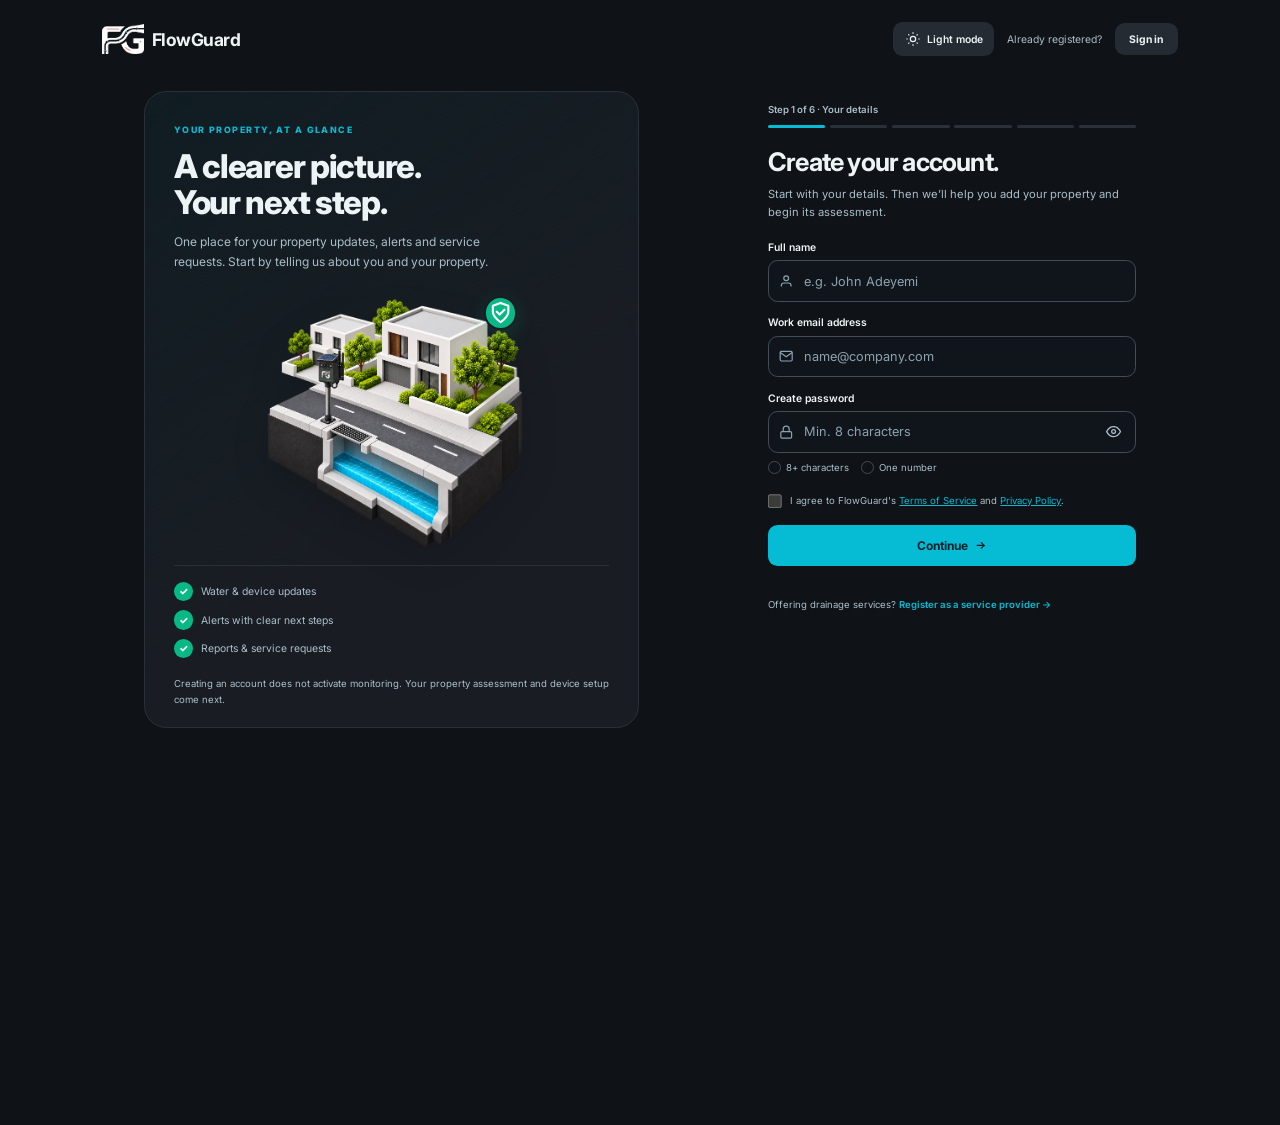
<file: signup.html>
<!DOCTYPE html>
<html lang="en" data-theme="dark">
<head>
<meta charset="UTF-8">
<meta name="viewport" content="width=device-width, initial-scale=1.0">
<title>Sign up — FlowGuard</title>
<link rel="icon" href="favicon.ico">
<link href="https://fonts.googleapis.com/css2?family=Inter:wght@400;500;600;700;800&display=swap" rel="stylesheet">
<script>try{document.documentElement.dataset.theme=localStorage.getItem('flowguard_theme')==='light'?'light':'dark';}catch{}</script>
<link rel="stylesheet" href="login.css?v=2">
<link rel="stylesheet" href="signup.css?v=geo2">
<link rel="stylesheet" href="auth-density.css?v=1">
<script src="js/nigeria-states.js?v=geo1"></script>
</head>
<body>

<div class="util-bar">
  <a class="util-logo" href="login.html" aria-label="FlowGuard sign in"><img class="logo-light" src="fg-logo-light.png" alt=""><img class="logo-dark" src="fg-logo-dark.png" alt=""><span>FlowGuard</span></a>
  <div class="util-right"><button class="theme-switch" type="button" id="signup-theme" aria-label="Switch to light mode"><svg aria-hidden="true" viewBox="0 0 24 24" fill="none" stroke="currentColor" stroke-width="1.8"><circle cx="12" cy="12" r="4"/><path d="M12 2v2m0 16v2M2 12h2m16 0h2M5 5l1.5 1.5m11 11L19 19M5 19l1.5-1.5m11-11L19 5"/></svg><span id="signup-theme-label">Light mode</span></button><span>Already registered?</span><a class="signin-btn" href="login.html">Sign in</a></div>
</div>

<div class="shell">
  <div class="main-grid">

    <section class="marketing" aria-label="Your FlowGuard account">
      <div class="badge-label">Your property, at a glance</div>
      <h2 class="headline">A clearer picture.<br>Your next step.</h2>
      <p class="lede">One place for your property updates, alerts and service requests. Start by telling us about you and your property.</p>
      <div class="estate-visual"><img src="assets/guide-normal-device-v1.png" alt="An estate with a FlowGuard device monitoring its drainage channel" width="1280" height="1280"><span class="protection-badge" aria-hidden="true"><svg viewBox="0 0 24 24" fill="none" stroke="currentColor" stroke-width="2.2" stroke-linecap="round" stroke-linejoin="round"><path d="m12 2 8 3v6c0 5-8 11-8 11S4 16 4 11V5z"/><path d="m8 11 3 3 5-5"/></svg></span></div>
      <div class="signup-benefits"><span>Water &amp; device updates</span><span>Alerts with clear next steps</span><span>Reports &amp; service requests</span></div>
      <p class="setup-note">Creating an account does not activate monitoring. Your property assessment and device setup come next.</p>
    </section>

    <!-- RIGHT FORM PANEL -->
    <div class="form-col">
      
      <!-- STEP 1: PERSONAL -->
      <div class="form-panel step-view visible" data-step="1">
        <div class="step-header">
          <span class="step-count2" id="stepCount1">Step 1 of 5</span>
          <div class="step-progress2" id="stepProgress1"></div>
        </div>

        <h1>Create your account.</h1>
        <div class="form-sub">Start with your details. Then we’ll help you add your property and begin its assessment.</div>

        <div class="ff">
          <label>Full name</label>
          <div class="wrap-in">
            <svg class="lead" viewBox="0 0 24 24" fill="none" stroke="currentColor" stroke-width="2"><path d="M20 21v-2a4 4 0 00-4-4H8a4 4 0 00-4 4v2"/><circle cx="12" cy="7" r="4"/></svg>
            <input type="text" id="su-name" placeholder="e.g. John Adeyemi" autocomplete="name">
          </div>
        </div>

        <div class="ff">
          <label>Work email address</label>
          <div class="wrap-in">
            <svg class="lead" viewBox="0 0 24 24" fill="none" stroke="currentColor" stroke-width="2"><path d="M4 4h16c1.1 0 2 .9 2 2v12c0 1.1-.9 2-2 2H4c-1.1 0-2-.9-2-2V6c0-1.1.9-2 2-2z"/><path d="M22 6l-10 7L2 6"/></svg>
            <input type="email" id="su-email" placeholder="name@company.com" autocomplete="email">
          </div>
        </div>

        <div class="ff">
          <label>Create password</label>
          <div class="wrap-in">
            <svg class="lead" viewBox="0 0 24 24" fill="none" stroke="currentColor" stroke-width="2"><rect x="3" y="11" width="18" height="11" rx="2" ry="2"/><path d="M7 11V7a5 5 0 0110 0v4"/></svg>
            <input type="password" id="pwField" placeholder="Min. 8 characters" autocomplete="new-password" oninput="checkPw()">
            <button type="button" class="pw-eye" onclick="togglePw()" aria-label="Show password" aria-pressed="false" aria-controls="pwField">
              <svg viewBox="0 0 24 24" fill="none" stroke="currentColor" stroke-width="2"><path d="M1 12s4-8 11-8 11 8 11 8-4 8-11 8-11-8-11-8z"/><circle cx="12" cy="12" r="3"/></svg>
            </button>
          </div>
          <div class="check-grid">
            <div class="check-item" id="ck-len"><div class="ck"><svg viewBox="0 0 24 24" fill="none" stroke="currentColor" stroke-width="3"><path d="M20 6L9 17l-5-5"/></svg></div> 8+ characters</div>
            <div class="check-item" id="ck-num"><div class="ck"><svg viewBox="0 0 24 24" fill="none" stroke="currentColor" stroke-width="3"><path d="M20 6L9 17l-5-5"/></svg></div> One number</div>
          </div>
        </div>

        <label class="consent2"><input type="checkbox" id="su-consent"><span>I agree to FlowGuard's <a href="https://flowguardsolutions.com.ng/terms.html" target="_blank" rel="noopener">Terms of Service</a> and <a href="https://flowguardsolutions.com.ng/privacy.html" target="_blank" rel="noopener">Privacy Policy</a>.</span></label>
        <div class="form-err" id="err1"></div>
        <button class="btn-primary" id="btn1" onclick="step1Next()">Continue <svg width="16" height="16" viewBox="0 0 24 24" fill="none" stroke="currentColor" stroke-width="2.5"><path d="M5 12h14M13 6l6 6-6 6"/></svg></button>
      </div>

      <!-- STEP 2: PHONE -->
      <div class="form-panel step-view" data-step="2">
        <div class="step-header">
          <span class="step-count2" id="stepCount2">Step 2 of 5</span>
          <div class="step-progress2" id="stepProgress2"></div>
        </div>

        <h1>Add your phone</h1>
        <div class="form-sub">Add a number for important property and service updates.</div>

        <div class="ff">
          <label>Phone number</label>
          <div class="phone-group">
            <select class="phone-code-select" id="su-cc">
              <option>🇳🇬 +234</option>
              <option>🇰🇪 +254</option>
              <option>🇬🇧 +44</option>
              <option>🇺🇸 +1</option>
            </select>
            <div class="phone-input">
              <input type="tel" id="su-phone" placeholder="803 000 0000" autocomplete="tel">
            </div>
          </div>
        </div>

        <div class="form-err" id="err2"></div>
        <button class="btn-primary" onclick="step2Next()">Continue <svg width="16" height="16" viewBox="0 0 24 24" fill="none" stroke="currentColor" stroke-width="2.5"><path d="M5 12h14M13 6l6 6-6 6"/></svg></button>
        <button class="btn-ghost" onclick="goTo(1)">&larr; Back</button>
      </div>

      <!-- STEP 3: OTP -->
      <div class="form-panel step-view" data-step="3">
        <div class="step-header">
          <span class="step-count2" id="stepCount3">Step 3 of 5</span>
          <div class="step-progress2" id="stepProgress3"></div>
        </div>

        <h1>Verify your email</h1>
        <div class="form-sub">We've sent a 6-digit code to <strong id="otp-email">your email</strong>. Enter it below to confirm your address.</div>

        <div class="otp-row2">
          <input type="text" inputmode="numeric" class="otp-box2" maxlength="1">
          <input type="text" inputmode="numeric" class="otp-box2" maxlength="1">
          <input type="text" inputmode="numeric" class="otp-box2" maxlength="1">
          <input type="text" inputmode="numeric" class="otp-box2" maxlength="1">
          <input type="text" inputmode="numeric" class="otp-box2" maxlength="1">
          <input type="text" inputmode="numeric" class="otp-box2" maxlength="1">
        </div>

        <div class="resend-row2">Didn't get a code? <button type="button" id="resend-link" onclick="resendCode()">Resend</button></div>

        <div class="form-err" id="err3"></div>
        <button class="btn-primary" id="btn3" onclick="step3Next()">Verify &amp; continue <svg width="16" height="16" viewBox="0 0 24 24" fill="none" stroke="currentColor" stroke-width="2.5"><path d="M5 12h14M13 6l6 6-6 6"/></svg></button>
        <button class="btn-ghost" onclick="goTo(2)">&larr; Back</button>
      </div>

      <!-- STEP 4: ORGANIZATION -->
      <div class="form-panel step-view" data-step="4">
        <div class="step-header">
          <span class="step-count2" id="stepCount4">Step 4 of 5</span>
          <div class="step-progress2" id="stepProgress4"></div>
        </div>

        <h1>Organization details</h1>
        <div class="form-sub">Tell us about the company or estate you manage.</div>

        <div class="ff">
          <label>Organization name</label>
          <div class="wrap-in">
            <svg class="lead" viewBox="0 0 24 24" fill="none" stroke="currentColor" stroke-width="2"><path d="M3 21h18M3 7v14M21 7v14M9 21V11h6v10M2 7l10-4 10 4"/></svg>
            <input type="text" id="su-org" placeholder="e.g. Green Estates Limited" autocomplete="organization">
          </div>
        </div>

        <div class="ff">
          <label>Your job title (optional)</label>
          <div class="wrap-in">
            <svg class="lead" viewBox="0 0 24 24" fill="none" stroke="currentColor" stroke-width="2"><rect x="2" y="7" width="20" height="14" rx="2" ry="2"/><path d="M16 21V5a2 2 0 00-2-2h-4a2 2 0 00-2 2v16"/></svg>
            <input type="text" id="su-title" placeholder="e.g. Facility Manager" autocomplete="organization-title">
          </div>
        </div>

        <div class="form-err" id="err4"></div>
        <button class="btn-primary" onclick="step4Next()">Continue <svg width="16" height="16" viewBox="0 0 24 24" fill="none" stroke="currentColor" stroke-width="2.5"><path d="M5 12h14M13 6l6 6-6 6"/></svg></button>
        <button class="btn-ghost" onclick="goTo(3)">&larr; Back</button>
      </div>

      <!-- STEP 5: PROPERTY -->
      <div class="form-panel step-view" data-step="5">
        <div class="step-header">
          <span class="step-count2">Step 5 of 6</span>
          <div class="step-progress2"></div>
        </div>

        <h1>Tell us about your property</h1>
        <div class="form-sub">This starts your assessment. You can add more properties later.</div>

        <div class="ff">
          <label>Property / estate name</label>
          <div class="wrap-in">
            <svg class="lead" viewBox="0 0 24 24" fill="none" stroke="currentColor" stroke-width="2"><path d="M3 10l9-7 9 7"/><path d="M5 9v10a1 1 0 001 1h4v-6h4v6h4a1 1 0 001-1V9"/></svg>
            <input type="text" id="su-propname" placeholder="e.g. Sunrise Court Estate">
          </div>
        </div>

        <div class="ff">
          <label for="su-state">State</label>
          <div class="wrap-in"><select id="su-state" autocomplete="address-level1" required aria-label="Property state"><option value="">Select state</option></select></div>
        </div>
        <div class="ff">
          <label for="su-location">Street address / city or locality</label>
          <div class="wrap-in">
            <svg class="lead" viewBox="0 0 24 24" fill="none" stroke="currentColor" stroke-width="2"><path d="M12 21s7-6.2 7-11a7 7 0 10-14 0c0 4.8 7 11 7 11z"/><circle cx="12" cy="10" r="2.5"/></svg>
            <input type="text" id="su-location" autocomplete="street-address" placeholder="e.g. 12 Example Road, Ologolo" maxlength="500">
          </div>
        </div>

        <div class="ff">
          <label>Property type (optional)</label>
          <div class="wrap-in">
            <svg class="lead" viewBox="0 0 24 24" fill="none" stroke="currentColor" stroke-width="2"><path d="M3 21h18M6 21V8l6-4 6 4v13"/></svg>
            <select id="su-ptype">
              <option value="">Select…</option>
              <option>Residential estate</option>
              <option>Commercial</option>
              <option>Industrial</option>
              <option>Institutional</option>
              <option>Retail &amp; Hospitality</option>
              <option>Critical infrastructure</option>
              <option>Other</option>
            </select>
          </div>
        </div>

        <div class="ff">
          <label>Approximate size (optional)</label>
          <div class="wrap-in">
            <svg class="lead" viewBox="0 0 24 24" fill="none" stroke="currentColor" stroke-width="2"><rect x="3" y="3" width="18" height="18" rx="2"/><path d="M9 21V9h12"/></svg>
            <input type="text" id="su-psize" placeholder="e.g. 40 units / 5 hectares">
          </div>
        </div>

        <div class="ff">
          <label>Primary concern (optional)</label>
          <div class="wrap-in">
            <svg class="lead" viewBox="0 0 24 24" fill="none" stroke="currentColor" stroke-width="2"><path d="M10.3 3.9L1.8 18a2 2 0 001.7 3h16.9a2 2 0 001.7-3L13.7 3.9a2 2 0 00-3.4 0z"/><path d="M12 9v4M12 17h.01"/></svg>
            <input type="text" id="su-concern" placeholder="e.g. Access road floods in heavy rain">
          </div>
        </div>

        <div class="form-err" id="errProp"></div>
        <button class="btn-primary" onclick="propNext()">Review your details <svg width="16" height="16" viewBox="0 0 24 24" fill="none" stroke="currentColor" stroke-width="2.5"><path d="M5 12h14M13 6l6 6-6 6"/></svg></button>
        <button class="btn-ghost" onclick="goTo(4)">&larr; Back</button>
      </div>

      <!-- STEP 6: REVIEW -->
      <div class="form-panel step-view" data-step="6">
        <div class="step-header">
          <span class="step-count2">Step 6 of 6</span>
          <div class="step-progress2"></div>
        </div>

        <h1>Review your details</h1>
        <div class="form-sub">Make sure everything looks right before we finish setting up your account.</div>

        <div style="background:var(--bg); border:1px solid var(--border); border-radius:16px; padding:20px; margin-bottom:24px;">
          <div class="ff" style="margin-bottom:12px;"><label style="margin-bottom:2px; color:var(--text-3);">Full name</label><div style="font-size:14px;font-weight:700;" id="rv-name">—</div></div>
          <div class="ff" style="margin-bottom:12px;"><label style="margin-bottom:2px; color:var(--text-3);">Email</label><div style="font-size:14px;font-weight:700;" id="rv-email">—</div></div>
          <div class="ff" style="margin-bottom:12px;"><label style="margin-bottom:2px; color:var(--text-3);">Phone</label><div style="font-size:14px;font-weight:700;" id="rv-phone">—</div></div>
          <div class="ff" style="margin-bottom:12px;"><label style="margin-bottom:2px; color:var(--text-3);">Organization</label><div style="font-size:14px;font-weight:700;" id="rv-org">—</div></div>
          <div class="ff" style="margin-bottom:12px;"><label style="margin-bottom:2px; color:var(--text-3);">Job title</label><div style="font-size:14px;font-weight:700;" id="rv-title">—</div></div>
          <div class="ff" style="margin-bottom:12px;"><label style="margin-bottom:2px; color:var(--text-3);">Property</label><div style="font-size:14px;font-weight:700;" id="rv-property">—</div></div>
          <div class="ff" style="margin-bottom:12px;"><label style="margin-bottom:2px; color:var(--text-3);">Location</label><div style="font-size:14px;font-weight:700;" id="rv-location">—</div></div>
          <div class="ff" style="margin-bottom:0;"><label style="margin-bottom:2px; color:var(--text-3);">Property type</label><div style="font-size:14px;font-weight:700;" id="rv-ptype">—</div></div>
        </div>

        <div class="form-err" id="err5"></div>
        <button class="btn-primary" id="btn5" onclick="step5Confirm()">Confirm &amp; create account <svg width="16" height="16" viewBox="0 0 24 24" fill="none" stroke="currentColor" stroke-width="2.5"><path d="M5 12h14M13 6l6 6-6 6"/></svg></button>
        <button class="btn-ghost" onclick="goTo(5)">&larr; Back</button>
      </div>

      <!-- STEP 7: SUCCESS -->
      <div class="form-panel centered step-view" data-step="7">
        <div class="success-ring2">
          <svg viewBox="0 0 24 24" fill="none" stroke="currentColor" stroke-width="3"><path d="M20 6L9 17l-5-5"/></svg>
        </div>
        <h1>You're all set!</h1>
        <div class="form-sub">Your account is ready. Explore the portal while your property assessment and monitoring setup are arranged.</div>

        <div style="background:var(--bg);border:1px solid var(--border);border-radius:16px;padding:20px;text-align:left;margin-bottom:24px;">
          <div style="font-size:12px;font-weight:800;color:var(--text-2);margin-bottom:12px;text-transform:uppercase;letter-spacing:0.5px;">What's next?</div>
          <div class="whats-next-item2">
            <div class="whats-next-icon2"><svg viewBox="0 0 24 24" fill="none" stroke="currentColor" stroke-width="2"><path d="M3 10l9-7 9 7"/><path d="M5 9v10a1 1 0 001 1h4v-6h4v6h4a1 1 0 001-1V9"/></svg></div>
            <div><div class="whats-next-title2">Review your property</div><div class="whats-next-desc2">Your first property details have been submitted for assessment.</div></div>
          </div>
          <div class="whats-next-item2">
            <div class="whats-next-icon2"><svg viewBox="0 0 24 24" fill="none" stroke="currentColor" stroke-width="2"><circle cx="9" cy="7" r="3.2"/><path d="M2.5 20a6.5 6.5 0 0113 0"/><circle cx="18" cy="8" r="2.6"/><path d="M15.5 20a5 5 0 016.7-4.7"/></svg></div>
            <div><div class="whats-next-title2">Invite your team</div><div class="whats-next-desc2">Collaborate with your team members.</div></div>
          </div>
          <div class="whats-next-item2">
            <div class="whats-next-icon2"><svg viewBox="0 0 24 24" fill="none" stroke="currentColor" stroke-width="2"><rect x="3" y="3" width="7" height="9" rx="1.5"/><rect x="14" y="3" width="7" height="5" rx="1.5"/><rect x="14" y="12" width="7" height="9" rx="1.5"/><rect x="3" y="16" width="7" height="5" rx="1.5"/></svg></div>
            <div><div class="whats-next-title2">Explore your dashboard</div><div class="whats-next-desc2">View live data, alerts, and risk insights.</div></div>
          </div>
        </div>

        <button class="btn-primary" onclick="goDashboard()">Go to dashboard <svg width="16" height="16" viewBox="0 0 24 24" fill="none" stroke="currentColor" stroke-width="2.5"><path d="M5 12h14M13 6l6 6-6 6"/></svg></button>
      </div>

      <p class="provider-link">Offering drainage services? <a href="field/signup.html">Register as a service provider →</a></p>
    </div>
  </div>
</div>

<!-- LEGAL MODALS -->
<div class="legal-overlay" id="legalOverlay">
  <div class="legal-modal">
    <div class="legal-head">
      <div>
        <h2 id="legalTitle">Terms of Service</h2>
        <div style="font-size:12px;color:var(--text-3);margin-top:4px;">Last updated: 21 July 2026</div>
      </div>
      <div class="legal-close" onclick="closeLegal()">
        <svg viewBox="0 0 24 24" fill="none" stroke="currentColor" stroke-width="2.2"><path d="M6 6l12 12M18 6L6 18"/></svg>
      </div>
    </div>
    <div class="legal-body" id="legalBody">
      <!-- populated by JS -->
    </div>
  </div>
</div>

<script>
  const TERMS_HTML = `
    <h3>1. Who we are</h3>
    <p>FlowGuard Solutions Limited ("FlowGuard", "we", "us", "our") is a drainage intelligence and flood-prevention company incorporated in Nigeria.</p>
    <h3>2. Acceptance of these Terms</h3>
    <p>By creating an account, you agree to these Terms and to our Privacy Policy.</p>
    <h3>3. The Service</h3>
    <p>FlowGuard monitors drainage conditions using sensor hardware and provides risk forecasts.</p>
  `;

  const PRIVACY_HTML = `
    <h3>1. Scope</h3>
    <p>This Privacy Policy explains how FlowGuard Solutions Limited collects and uses personal data.</p>
    <h3>2. Information we collect</h3>
    <p>We collect account data, property data, and sensor telemetry data.</p>
  `;

  function openLegal(kind) {
    const overlay = document.getElementById('legalOverlay');
    const title = document.getElementById('legalTitle');
    const body = document.getElementById('legalBody');
    if (kind === 'terms') {
      title.textContent = 'Terms of Service';
      body.innerHTML = TERMS_HTML;
    } else {
      title.textContent = 'Privacy Policy';
      body.innerHTML = PRIVACY_HTML;
    }
    overlay.classList.add('open');
    body.scrollTop = 0;
  }
  
  function closeLegal() {
    document.getElementById('legalOverlay').classList.remove('open');
  }
  
  document.getElementById('legalOverlay').addEventListener('click', (e) => {
    if (e.target.id === 'legalOverlay') closeLegal();
  });

  const themeButton = document.getElementById('signup-theme');
  function updateThemeLabel(){
    const label = document.documentElement.dataset.theme === 'light' ? 'Dark mode' : 'Light mode';
    document.getElementById('signup-theme-label').textContent = label;
    themeButton.setAttribute('aria-label', 'Switch to ' + label.toLowerCase());
  }
  themeButton.addEventListener('click', () => {
    const theme = document.documentElement.dataset.theme === 'light' ? 'dark' : 'light';
    document.documentElement.dataset.theme = theme;
    try { localStorage.setItem('flowguard_theme', theme); } catch(_) {}
    updateThemeLabel();
  });
  updateThemeLabel();
  document.querySelectorAll('.ff').forEach(field => {
    const label = field.querySelector('label');
    const control = field.querySelector('input,select');
    if(label && control && control.id) label.htmlFor = control.id;
  });
  document.getElementById('su-cc').setAttribute('aria-label', 'Country calling code');
  document.querySelectorAll('.otp-box2').forEach((box,i) => {
    box.setAttribute('aria-label', 'Verification code digit ' + (i+1));
    if(i === 0) box.setAttribute('autocomplete','one-time-code');
  });
  document.querySelectorAll('.form-err').forEach(el => { el.setAttribute('role','alert'); });
  document.querySelector('[data-step="6"] > div[style]').classList.add('review-details');
  document.querySelectorAll('.step-view h1').forEach(el => { el.tabIndex = -1; });

  const totalSteps = 6;
  const stepNames = ['Your details','Phone number','Verify email','Your organization','Your property','Review & create'];

  function buildProgress(step) {
    const progressBars = document.querySelectorAll('.step-progress2');
    progressBars.forEach(bar => {
      bar.innerHTML = '';
      for (let i = 1; i <= totalSteps; i++) {
        const seg = document.createElement('div');
        seg.className = 'step-seg2' + (i < step ? ' done' : i === step ? ' active' : '');
        bar.appendChild(seg);
      }
    });
  }

  function render(step, moveFocus = true) {
    document.querySelectorAll('.step-view').forEach(el => {
      const elStep = parseInt(el.dataset.step);
      el.classList.toggle('visible', elStep === step);
    });
    
    if (step <= totalSteps) {
      buildProgress(step);
      document.querySelectorAll('.step-count2').forEach(el => {
        el.textContent = `Step ${step} of ${totalSteps} · ${stepNames[step-1]}`;
      });
    }
    
    window.scrollTo(0,0);
    if(moveFocus) document.querySelector('.step-view.visible h1')?.focus({preventScroll:true});
  }

  function goTo(step) { render(step); }

  function togglePw() {
    const f = document.getElementById('pwField');
    f.type = f.type === 'password' ? 'text' : 'password';
    const button = document.querySelector('.pw-eye');
    button.setAttribute('aria-label',f.type === 'password' ? 'Show password' : 'Hide password');
    button.setAttribute('aria-pressed',String(f.type === 'text'));
  }

  /* ============================================================
     WIRING — real endpoints, no fake controls.
     Flow: personal → send email code → phone → verify code →
           organization → review → create account → dashboard.
     ============================================================ */
  const API = 'https://api.flowguard.ng/api/v1';
  const S = { name:'', email:'', password:'', phone:'', emailToken:'', verifyToken:'', org:'', title:'', property:'', location:'', ptype:'', psize:'', concern:'', source:'', consent:false, consentAt:'' };

  const $ = id => document.getElementById(id);
  FGStates.populate($('su-state'));
  function showErr(n, msg){ const e=$('err'+n); if(!e) return; e.innerHTML='<svg class="fe-ic" viewBox="0 0 24 24" fill="none" stroke="currentColor" stroke-width="2" stroke-linecap="round" stroke-linejoin="round"><path d="M10.3 3.9 1.8 18a2 2 0 0 0 1.7 3h17a2 2 0 0 0 1.7-3L13.7 3.9a2 2 0 0 0-3.4 0z"/><path d="M12 9v4M12 17h.01"/></svg>'; e.appendChild(document.createTextNode(msg==null?'':String(msg))); e.classList.add('show'); }
  function clearErr(n){ const e=$('err'+n); if(e) e.classList.remove('show'); }
  const emailOk = v => /^[^@\s]+@[^@\s]+\.[^@\s]+$/.test(v);

  // live password rule feedback
  function checkPw(){
    const v = $('pwField').value;
    $('ck-len').classList.toggle('ok', v.length >= 8);
    $('ck-num').classList.toggle('ok', /\d/.test(v));
  }

  // STEP 1 → validate person, email a 6-digit code
  async function step1Next(){
    clearErr(1);
    const name = $('su-name').value.trim();
    const email = $('su-email').value.trim().toLowerCase();
    const pw = $('pwField').value;
    if (name.length < 2) return showErr(1, 'Please enter your full name.');
    if (!emailOk(email)) return showErr(1, 'Please enter a valid email address.');
    if (pw.length < 8 || !/\d/.test(pw)) return showErr(1, 'Password needs at least 8 characters and one number.');
    if (!$('su-consent').checked) return showErr(1, 'Please accept the Terms of Service and Privacy Policy to continue.');
    S.consent = true; S.consentAt = new Date().toISOString();
    // if we already sent a code to this same email, don't re-issue (avoids invalidating it)
    if (S.emailToken && S.email === email) { S.name = name; S.password = pw; $('otp-email').textContent = email; return goTo(2); }
    const btn = $('btn1'); btn.disabled = true; btn.style.opacity = '.6';
    try {
      const r = await fetch(API + '/auth/send-email-code', {
        method:'POST', headers:{'Content-Type':'application/json'},
        body: JSON.stringify({ email })
      });
      const d = await r.json();
      if (!d.success) { showErr(1, d.error || 'Could not send a code. Try again.'); return; }
      S.name = name; S.email = email; S.password = pw; S.emailToken = d.data.token; S.verifyToken = '';
      $('otp-email').textContent = email;
      goTo(2);
    } catch(_) {
      showErr(1, 'Connection failed. Check your internet and try again.');
    } finally { btn.disabled = false; btn.style.opacity = '1'; }
  }

  // STEP 2 → collect phone (stored with the account, not separately verified)
  function step2Next(){
    clearErr(2);
    const code = ($('su-cc').value.match(/\+\d+/) || ['+234'])[0];
    const num = $('su-phone').value.replace(/[^\d]/g, '');
    if (num.length < 7) return showErr(2, 'Please enter a valid phone number.');
    S.phone = code + ' ' + num;
    goTo(3);
  }

  // STEP 3 → verify the emailed code
  async function step3Next(){
    clearErr(3);
    const otp = Array.from(document.querySelectorAll('.otp-box2')).map(b=>b.value.trim()).join('');
    if (otp.length !== 6) return showErr(3, 'Enter the full 6-digit code.');
    const btn = $('btn3'); btn.disabled = true; btn.style.opacity = '.6';
    try {
      const r = await fetch(API + '/auth/verify-email-code', {
        method:'POST', headers:{'Content-Type':'application/json'},
        body: JSON.stringify({ token: S.emailToken, code: otp })
      });
      const d = await r.json();
      if (!d.success) { showErr(3, d.error || 'That code is incorrect.'); return; }
      S.verifyToken = d.data.verifyToken;
      goTo(4);
    } catch(_) {
      showErr(3, 'Connection failed. Try again.');
    } finally { btn.disabled = false; btn.style.opacity = '1'; }
  }

  // resend the code (with a cooldown to prevent spamming the send endpoint)
  let resendCooldown = 0, resendTimer = null;
  function startResendCooldown(sec){
    const link = $('resend-link'); resendCooldown = sec;
    link.disabled = true; link.style.opacity = '.55'; link.style.pointerEvents = 'none';
    link.textContent = 'Resend in ' + resendCooldown + 's';
    clearInterval(resendTimer);
    resendTimer = setInterval(() => {
      resendCooldown--;
      if (resendCooldown <= 0) { clearInterval(resendTimer); link.disabled = false; link.textContent = 'Resend'; link.style.opacity = ''; link.style.pointerEvents = ''; }
      else link.textContent = 'Resend in ' + resendCooldown + 's';
    }, 1000);
  }
  async function resendCode(){
    if (resendCooldown > 0) return;
    clearErr(3);
    const link = $('resend-link'); if(link.disabled) return; link.disabled = true; link.textContent = 'Sending…';
    try {
      const r = await fetch(API + '/auth/send-email-code', {
        method:'POST', headers:{'Content-Type':'application/json'},
        body: JSON.stringify({ email: S.email })
      });
      const d = await r.json();
      if (d.success) { S.emailToken = d.data.token; startResendCooldown(30); }
      else { showErr(3, d.error || 'Could not resend.'); link.textContent = 'Resend'; }
    } catch(_) { showErr(3, 'Could not resend right now.'); link.textContent = 'Resend'; }
    finally { if(resendCooldown === 0) link.disabled = false; }
  }

  // STEP 4 → organization
  function step4Next(){
    clearErr(4);
    const org = $('su-org').value.trim();
    const title = $('su-title').value.trim();
    if (org.length < 2) return showErr(4, 'Please enter your organization name.');
    S.org = org; S.title = title;
    goTo(5);
  }

  // STEP 5 → property details, then populate review
  function propNext(){
    clearErr('Prop');
    const pn = $('su-propname').value.trim();
    const loc = $('su-location').value.trim();
    const state = FGStates.canonical($('su-state').value);
    if (pn.length < 2) return showErr('Prop', 'Please enter your property or estate name.');
    if (loc.length < 2) return showErr('Prop', 'Please enter the property location.');
    if (!state) return showErr('Prop', 'Please select the property state.');
    S.property = pn; S.location = loc; S.state = state;
    S.ptype = $('su-ptype').value; S.psize = $('su-psize').value.trim(); S.concern = $('su-concern').value.trim();
    $('rv-name').textContent = S.name;
    $('rv-email').textContent = S.email;
    $('rv-phone').textContent = S.phone || '—';
    $('rv-org').textContent = S.org;
    $('rv-title').textContent = S.title || '—';
    $('rv-property').textContent = S.property;
    $('rv-location').textContent = S.location + ', ' + S.state;
    $('rv-ptype').textContent = S.ptype || '—';
    goTo(6);
  }

  // STEP 5 → create the account for real
  async function step5Confirm(){
    clearErr(5);
    if (!S.verifyToken) return showErr(5, 'Please verify your email before creating your account.');
    if (!S.consent) return showErr(5, 'Please accept the Terms of Service and Privacy Policy.');
    const btn = $('btn5'); btn.disabled = true; btn.style.opacity = '.6'; const label = btn.innerHTML;
    btn.textContent = 'Creating account…';
    try {
      const r = await fetch(API + '/auth/register', {
        method:'POST', headers:{'Content-Type':'application/json'},
        body: JSON.stringify({
          fullName: S.name, email: S.email, phone: S.phone, password: S.password,
          company: S.org, jobTitle: S.title, emailVerifyToken: S.verifyToken,
          source: S.source, consent: S.consent, consentAt: S.consentAt,
          locationSchema: 'ng-states-v1',
          property: { name: S.property, location: S.location, state: S.state, type: S.ptype, size: S.psize, primaryConcern: S.concern }
        })
      });
      const d = await r.json();
      if (!d.success) { showErr(5, d.error || 'Could not create your account.'); btn.innerHTML = label; return; }
      // new clients start in demo mode + get the guided tour on first sign-in
      try {
        localStorage.setItem('flowguard_demo_mode', 'true');
        localStorage.setItem('flowguard_demo_auto', 'true');
        localStorage.setItem('flowguard_tour_pending', 'true');
        localStorage.setItem('token', d.data.token);
        localStorage.setItem('user', JSON.stringify(d.data.user));
      } catch(_){}
      goTo(7);
    } catch(_) {
      showErr(5, 'Connection failed. Try again.'); btn.innerHTML = label;
    } finally { btn.disabled = false; btn.style.opacity = '1'; }
  }

  function goDashboard(){ window.location.href = 'index.html'; }

  const otpBoxes = Array.from(document.querySelectorAll('.otp-box2'));
  otpBoxes.forEach((box, i) => {
    box.addEventListener('input', (e) => {
      box.value = box.value.replace(/\D/g, '').slice(0, 1);   // numeric only
      if (e.inputType === 'deleteContentBackward') return;
      if (box.value && otpBoxes[i+1]) otpBoxes[i+1].focus();
    });
    box.addEventListener('keydown', (e) => {
      if (e.key === 'Backspace' && !box.value && otpBoxes[i-1]) otpBoxes[i-1].focus();
    });
    box.addEventListener('paste', (e) => {
      e.preventDefault();
      const digits = ((e.clipboardData || window.clipboardData).getData('text') || '').replace(/\D/g, '').slice(0, otpBoxes.length).split('');
      if (!digits.length) return;
      otpBoxes.forEach((b, j) => { if (digits[j] != null) b.value = digits[j]; });
      otpBoxes[Math.min(digits.length, otpBoxes.length) - 1].focus();
    });
  });

  // Enter advances the current step (there is no <form>, so wire it manually)
  document.addEventListener('keydown', (e) => {
    if (e.key !== 'Enter') return;
    const t = e.target;
    if (!t || (t.tagName !== 'INPUT' && t.tagName !== 'SELECT')) return;
    if (t.type === 'checkbox') return;
    const view = t.closest('.step-view.visible'); if (!view) return;
    const btn = view.querySelector('.btn-primary');
    if (btn && !btn.disabled) { e.preventDefault(); btn.click(); }
  });

  try { S.source = new URLSearchParams(location.search).get('source') || 'direct'; } catch(_) { S.source = 'direct'; }
  render(1, false);
</script>
</body>
</html>
</file>
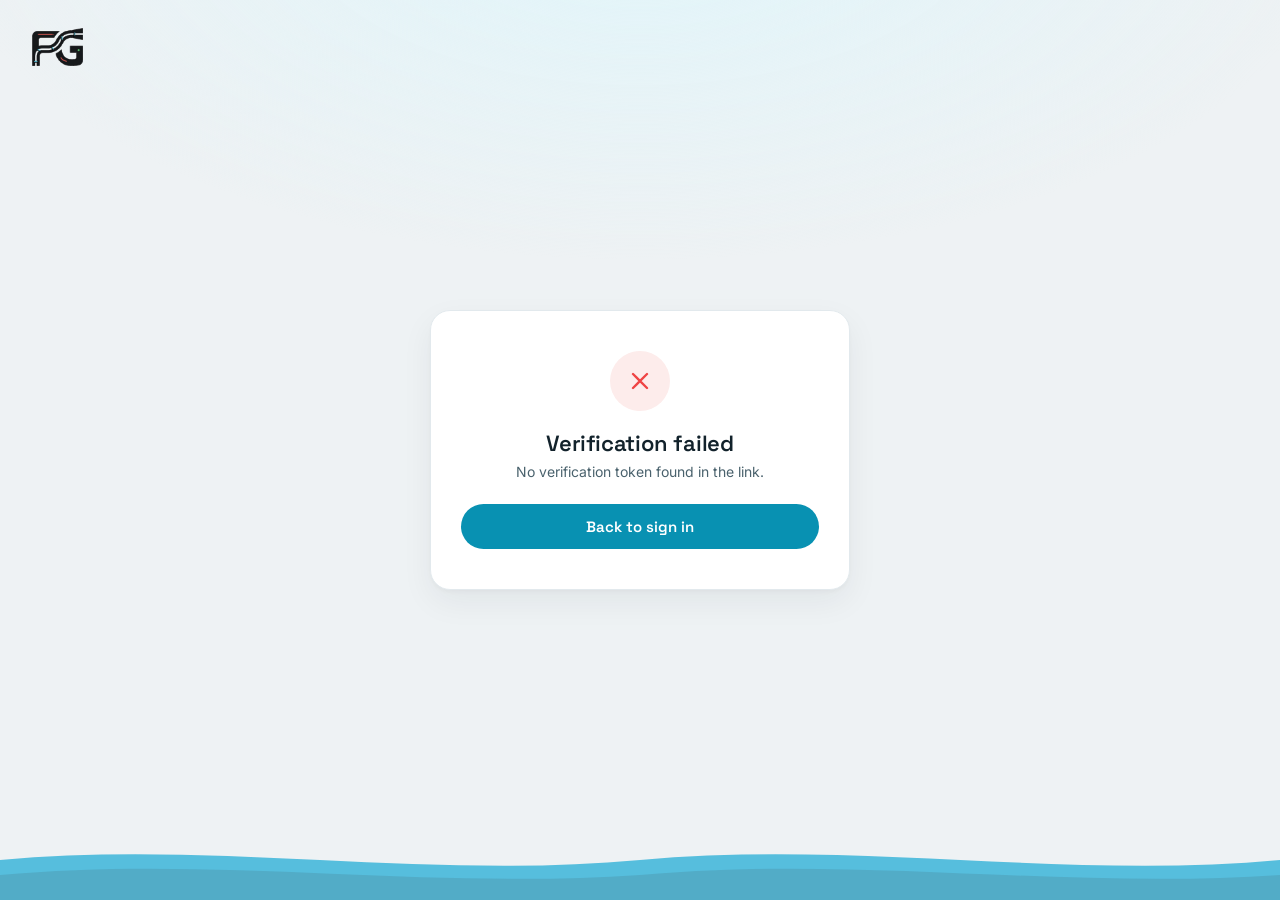
<file: verify-email.html>
<!DOCTYPE html>
<html lang="en">
<head>
<meta charset="UTF-8">
<meta name="viewport" content="width=device-width, initial-scale=1.0">
<title>Verify Email — FlowGuard</title>
<link rel="icon" href="favicon.ico" sizes="any">
<link rel="icon" type="image/png" sizes="32x32" href="favicon-32.png">
<link rel="icon" type="image/png" sizes="16x16" href="favicon-16.png">
<link rel="apple-touch-icon" sizes="180x180" href="favicon-180.png">
<link rel="preconnect" href="https://fonts.googleapis.com">
<link rel="preconnect" href="https://fonts.gstatic.com" crossorigin>
<link href="https://fonts.googleapis.com/css2?family=Space+Grotesk:wght@400;500;600;700&family=Inter:wght@400;450;500;600&display=swap" rel="stylesheet">
<style>
/* Portal design system — matches index.html */
:root{
  --bg:#eef2f4; --surface:#ffffff; --surface-2:#f7fafb; --line:#e2e9ed; --line-2:#d3dde2;
  --ink:#12222b; --ink-2:#4a626d; --ink-3:#8399a4;
  --brand:#0891b2; --brand-2:#06b6d4; --brand-deep:#0e5b6e; --brand-soft:#e0f5fa;
  --ok:#10b981; --ok-bg:#e6f7f1; --warn:#f59e0b; --warn-bg:#fef4e2; --alert:#ef4444; --alert-bg:#fdeceb;
  --r:20px; --rs:13px; --rx:9px;
  --sh:0 2px 4px rgba(18,34,43,.03), 0 12px 32px rgba(18,34,43,.06);
  --sh-sm:0 1px 2px rgba(18,34,43,.05);
  --ff:'Inter',sans-serif; --ff-d:'Space Grotesk',sans-serif;
}
*{box-sizing:border-box;margin:0;padding:0}
body{background:var(--bg);color:var(--ink);font-family:var(--ff);-webkit-font-smoothing:antialiased;min-height:100vh;display:flex;flex-direction:column;align-items:center;justify-content:center;padding:40px 20px;position:relative;overflow-x:hidden}
/* subtle brand wash behind everything */
body::before{content:"";position:fixed;inset:0;background:radial-gradient(1000px 500px at 50% -10%, var(--brand-soft), transparent 70%);pointer-events:none;z-index:0}

/* flowing water design at bottom — original, untouched */
.wave-strip {
      position: fixed;
      bottom: 0; left: 0; right: 0;
      height: 80px;
      overflow: hidden;
      z-index: 0;
      opacity: 0.7;
    }
    .wave-strip svg {
      width: 200%; height: 100%;
      animation: wave-scroll 14s linear infinite;
    }
    @keyframes wave-scroll {
      from { transform: translateX(0); }
      to   { transform: translateX(-50%); }
    }

.page-wrap{position:relative;z-index:1;width:100%;max-width:420px;display:flex;flex-direction:column;align-items:center}
.brand-header{text-align:center;margin-bottom:26px}
.brand-header .logo{height:44px;width:auto;margin:0 auto 14px;display:block}
.brand-name{font-family:var(--ff-d);font-size:24px;font-weight:600;letter-spacing:-.01em;color:var(--ink)}
.brand-tagline{font-size:12.5px;font-weight:500;text-transform:uppercase;letter-spacing:.09em;color:var(--brand);margin-top:4px}
/* corner logo — top-left on desktop */
.corner-logo{position:fixed;top:28px;left:32px;z-index:2;display:block}
.corner-logo img{height:38px;width:auto;display:block}
@media(max-width:640px){
  .corner-logo{position:static;text-align:center;margin:0 auto 20px}
  .corner-logo img{height:40px;margin:0 auto}
}

.card{width:100%;background:var(--surface);border:1px solid var(--line);border-radius:var(--r);box-shadow:var(--sh);padding:32px 30px}
.card-title{font-family:var(--ff-d);font-size:22px;font-weight:600;letter-spacing:-.01em}
.card-sub{color:var(--ink-2);font-size:14px;margin:6px 0 24px}

.field{margin-bottom:16px}
.field label{display:block;font-size:13px;font-weight:500;margin-bottom:6px;color:var(--ink-2)}
.field input{width:100%;padding:12px 14px;border:1px solid var(--line-2);border-radius:var(--rx);background:var(--surface-2);color:var(--ink);font-family:inherit;font-size:14px;transition:.15s}
.field input:focus{outline:none;border-color:var(--brand);background:var(--surface);box-shadow:0 0 0 3px var(--brand-soft)}
.pw-wrap{position:relative}
.pw-wrap input{padding-right:44px}
.pw-toggle{position:absolute;right:6px;top:50%;transform:translateY(-50%);background:none;border:none;color:var(--ink-3);cursor:pointer;padding:8px;display:grid;place-items:center}
.pw-toggle:hover{color:var(--brand)}
.pw-toggle svg{width:20px;height:20px}

.form-footer-row{display:flex;justify-content:space-between;align-items:center;margin:6px 0 20px}
.remember-label{display:flex;align-items:center;gap:8px;font-size:13.5px;color:var(--ink-2);cursor:pointer}
.remember-label input{width:16px;height:16px;accent-color:var(--brand)}
.forgot-link{color:var(--brand);font-size:13.5px;font-weight:500;text-decoration:none}
.forgot-link:hover{text-decoration:underline}

.btn-primary{width:100%;padding:13px;border-radius:100px;background:var(--brand);color:#fff;border:none;font-family:var(--ff-d);font-size:15px;font-weight:600;cursor:pointer;transition:.15s;display:flex;align-items:center;justify-content:center;gap:8px}
.btn-primary:hover:not(:disabled){background:var(--brand-deep)}
.btn-primary:disabled{opacity:.7;cursor:default}
.btn-inner{display:flex;align-items:center;justify-content:center;gap:8px}
.spinner{width:16px;height:16px;border:2px solid rgba(255,255,255,.4);border-top-color:#fff;border-radius:50%;animation:spin .7s linear infinite}
@keyframes spin{to{transform:rotate(360deg)}}

#alert-area{margin-top:14px}
.alert{display:flex;align-items:flex-start;gap:9px;padding:11px 14px;border-radius:var(--rx);font-size:13.5px;line-height:1.4}
.alert svg{width:16px;height:16px;flex-shrink:0;margin-top:1px}
.alert-error{background:var(--alert-bg);color:#b42318}
.alert-success{background:var(--ok-bg);color:#087443}

.divider{display:flex;align-items:center;gap:12px;margin:22px 0;color:var(--ink-3);font-size:12.5px}
.divider::before,.divider::after{content:"";flex:1;height:1px;background:var(--line)}
.social-row{display:flex;gap:10px}
.social-btn{flex:1;display:flex;align-items:center;justify-content:center;gap:8px;padding:11px;border:1px solid var(--line-2);border-radius:var(--rx);background:var(--surface);color:var(--ink-2);font-size:13.5px;font-weight:500;cursor:pointer;transition:.15s;text-decoration:none}
.social-btn:hover{background:var(--bg);border-color:var(--brand)}
.social-btn svg,.social-btn img{width:18px;height:18px}

.signup-row{text-align:center;margin-top:22px;font-size:14px;color:var(--ink-2)}
.signup-row a{color:var(--brand);font-weight:600;text-decoration:none}
.signup-row a:hover{text-decoration:underline}

.state{display:none;text-align:center;padding:8px 0}
.state.active{display:block}
.v-icon{width:60px;height:60px;border-radius:50%;display:grid;place-items:center;margin:0 auto 18px}
.v-icon.load{background:var(--brand-soft)}
.v-icon.ok{background:var(--ok-bg)}
.v-icon.err{background:var(--alert-bg)}
.v-icon svg{width:28px;height:28px}
.v-icon.ok svg{color:var(--ok)}
.v-icon.err svg{color:var(--alert)}
.v-spin{width:30px;height:30px;border:3px solid var(--brand-soft);border-top-color:var(--brand);border-radius:50%;animation:spin .8s linear infinite}
@keyframes spin{to{transform:rotate(360deg)}}
</style>
</head>
<body>

  <div class="wave-strip" aria-hidden="true">
    <svg viewBox="0 0 1440 80" preserveAspectRatio="none" xmlns="http://www.w3.org/2000/svg">
      <path d="M0,40 C120,20 240,60 360,40 C480,20 600,60 720,40 C840,20 960,60 1080,40 C1200,20 1320,60 1440,40 L1440,80 L0,80 Z" fill="#16a8d3"/>
      <path d="M0,55 C120,35 240,70 360,55 C480,35 600,70 720,55 C840,35 960,70 1080,55 C1200,35 1320,70 1440,55 L1440,80 L0,80 Z" fill="#0d7fa0" opacity="0.6"/>
    </svg>
  </div>

  <a href="login.html" class="corner-logo"><img src="fg-logo-light.png" alt="FlowGuard"></a>

  <a href="login.html" class="corner-logo"><img src="fg-logo-light.png" alt="FlowGuard"></a>

  <main class="page-wrap">
    <div class="card">
      <!-- verifying -->
      <div class="state active" id="s-load">
        <div class="v-icon load"><div class="v-spin"></div></div>
        <div class="card-title">Verifying your email…</div>
        <div class="card-sub">Just a moment while we confirm your address.</div>
      </div>
      <!-- success -->
      <div class="state" id="s-ok">
        <div class="v-icon ok"><svg fill="none" stroke="currentColor" viewBox="0 0 24 24"><path stroke-linecap="round" stroke-linejoin="round" stroke-width="2" d="M5 13l4 4L19 7"/></svg></div>
        <div class="card-title">Email verified</div>
        <div class="card-sub">Your email address has been confirmed. You're all set.</div>
        <a href="login.html" class="btn-primary" style="text-decoration:none;margin-top:8px">Continue to sign in</a>
      </div>
      <!-- error -->
      <div class="state" id="s-err">
        <div class="v-icon err"><svg fill="none" stroke="currentColor" viewBox="0 0 24 24"><path stroke-linecap="round" stroke-linejoin="round" stroke-width="2" d="M6 18L18 6M6 6l12 12"/></svg></div>
        <div class="card-title">Verification failed</div>
        <div class="card-sub" id="err-msg">This verification link is invalid or has expired.</div>
        <a href="login.html" class="btn-primary" style="text-decoration:none;margin-top:8px">Back to sign in</a>
      </div>
    </div>
  </main>

  <script>
    function show(id){ document.querySelectorAll('.state').forEach(s=>s.classList.remove('active')); document.getElementById(id).classList.add('active'); }
    (async function(){
      const token = new URLSearchParams(location.search).get('token');
      if(!token){ document.getElementById('err-msg').textContent='No verification token found in the link.'; show('s-err'); return; }
      try{
        const r = await fetch('https://api.flowguard.ng/api/v1/auth/verify-email', {
          method:'POST', headers:{'Content-Type':'application/json'}, body:JSON.stringify({token})
        });
        const d = await r.json();
        if(d.success){ show('s-ok'); }
        else { document.getElementById('err-msg').textContent = d.error || 'This verification link is invalid or has expired.'; show('s-err'); }
      }catch(e){
        document.getElementById('err-msg').textContent = "Couldn't reach the server. Please try again.";
        show('s-err');
      }
    })();
  </script>
</body>
</html>
</file>
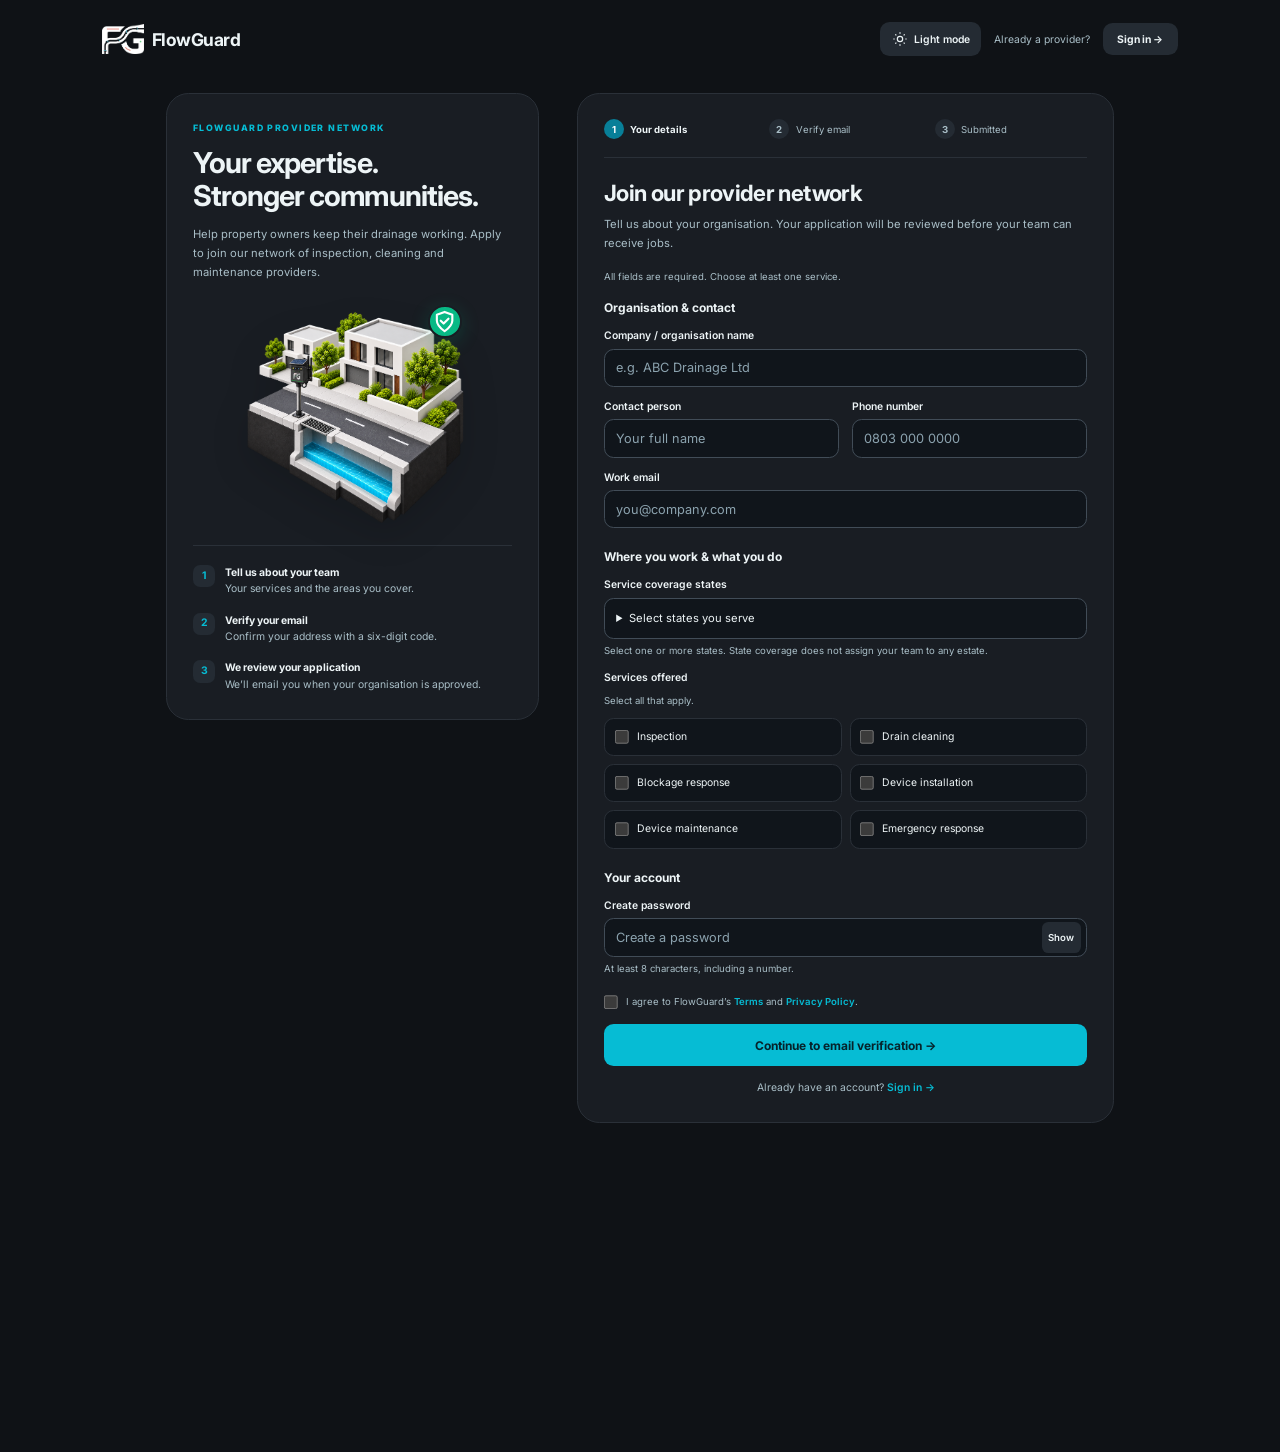
<file: field/signup.html>
<!DOCTYPE html>
<html lang="en" data-theme="dark">
<head>
<meta charset="UTF-8">
<meta name="viewport" content="width=device-width, initial-scale=1.0">
<title>Join the provider network — FlowGuard</title>
<meta name="robots" content="noindex">
<link rel="icon" href="../favicon.ico">
<link rel="preconnect" href="https://fonts.googleapis.com">
<link rel="preconnect" href="https://fonts.gstatic.com" crossorigin>
<link href="https://fonts.googleapis.com/css2?family=Inter:wght@400;500;600;700;800&display=swap" rel="stylesheet">
<script>try{document.documentElement.dataset.theme=localStorage.getItem('flowguard_theme')==='light'?'light':'dark';}catch{}</script>
<link rel="stylesheet" href="../login.css?v=2">
<link rel="stylesheet" href="signup.css?v=geo2">
<link rel="stylesheet" href="../auth-density.css?v=1">
<script src="../js/nigeria-states.js?v=geo1" defer></script>
<script src="signup.js?v=geo1" defer></script>
</head>
<body>
<header class="util-bar">
<a class="util-logo" href="../login.html" aria-label="FlowGuard sign in"><img class="logo-light" src="../fg-logo-light.png" alt=""><img class="logo-dark" src="../fg-logo-dark.png" alt=""><span>FlowGuard</span></a>
<div class="util-right"><button class="theme-switch" type="button" id="provider-theme" aria-label="Switch to light mode"><svg aria-hidden="true" viewBox="0 0 24 24" fill="none" stroke="currentColor" stroke-width="1.8"><circle cx="12" cy="12" r="4"/><path d="M12 2v2m0 16v2M2 12h2m16 0h2M5 5l1.5 1.5m11 11L19 19M5 19l1.5-1.5m11-11L19 5"/></svg><span id="provider-theme-label">Light mode</span></button><span>Already a provider?</span><a class="ghost-btn" href="../login.html">Sign in →</a></div>
</header>
<main class="provider-shell">
<aside class="provider-story" aria-labelledby="provider-story-title">
<div class="badge-label">FlowGuard provider network</div>
<h2 id="provider-story-title">Your expertise.<br>Stronger communities.</h2>
<p>Help property owners keep their drainage working. Apply to join our network of inspection, cleaning and maintenance providers.</p>
<div class="estate-visual"><img src="../assets/guide-normal-device-v1.png" alt="An estate with drainage monitoring by a FlowGuard device" width="1280" height="1280"><span class="protection-badge" aria-hidden="true"><svg viewBox="0 0 24 24" fill="none" stroke="currentColor" stroke-width="2.2" stroke-linecap="round" stroke-linejoin="round"><path d="m12 2 8 3v6c0 5-8 11-8 11S4 16 4 11V5z"/><path d="m8 11 3 3 5-5"/></svg></span></div>
<ol class="journey">
<li><span class="journey-number">1</span><div><strong>Tell us about your team</strong>Your services and the areas you cover.</div></li>
<li><span class="journey-number">2</span><div><strong>Verify your email</strong>Confirm your address with a six-digit code.</div></li>
<li><span class="journey-number">3</span><div><strong>We review your application</strong>We’ll email you when your organisation is approved.</div></li>
</ol>
</aside>
<section class="provider-card" aria-label="Provider application">
<ol class="application-progress" aria-label="Application progress"><li id="progress-s1" aria-current="step"><span>1</span>Your details</li><li id="progress-s2"><span>2</span>Verify email</li><li id="progress-s3"><span>3</span>Submitted</li></ol>
<div class="step on" id="s1">
<h1 tabindex="-1">Join our provider network</h1>
<p class="sub">Tell us about your organisation. Your application will be reviewed before your team can receive jobs.</p>
<p class="required-note">All fields are required. Choose at least one service.</p>
<form id="provider-details" novalidate>
<h2 class="section-title">Organisation &amp; contact</h2>
<div class="ff"><label for="f-company">Company / organisation name</label><input id="f-company" name="company" type="text" placeholder="e.g. ABC Drainage Ltd" autocomplete="organization" required></div>
<div class="row"><div class="ff"><label for="f-name">Contact person</label><input id="f-name" name="name" type="text" placeholder="Your full name" autocomplete="name" required></div><div class="ff"><label for="f-phone">Phone number</label><input id="f-phone" name="phone" type="tel" placeholder="0803 000 0000" autocomplete="tel" required></div></div>
<div class="ff"><label for="f-email">Work email</label><input id="f-email" name="email" type="email" placeholder="you@company.com" autocomplete="email" required></div>
<h2 class="section-title">Where you work &amp; what you do</h2>
<div class="ff"><label id="coverage-label">Service coverage states</label><details id="f-coverage" class="coverage-dropdown" aria-labelledby="coverage-label"><summary id="coverage-summary">Select states you serve</summary><div id="coverage-options" class="coverage-options"></div></details><p class="hint" id="coverage-hint">Select one or more states. State coverage does not assign your team to any estate.</p></div>
<fieldset id="f-services" aria-describedby="services-hint"><legend>Services offered</legend><p class="hint" id="services-hint">Select all that apply.</p><div class="service-options"><label class="service-option" for="service-0"><input id="service-0" type="checkbox" name="services" value="Inspection"><span>Inspection</span></label>
<label class="service-option" for="service-1"><input id="service-1" type="checkbox" name="services" value="Drain cleaning"><span>Drain cleaning</span></label>
<label class="service-option" for="service-2"><input id="service-2" type="checkbox" name="services" value="Blockage response"><span>Blockage response</span></label>
<label class="service-option" for="service-3"><input id="service-3" type="checkbox" name="services" value="Device installation"><span>Device installation</span></label>
<label class="service-option" for="service-4"><input id="service-4" type="checkbox" name="services" value="Device maintenance"><span>Device maintenance</span></label>
<label class="service-option" for="service-5"><input id="service-5" type="checkbox" name="services" value="Emergency response"><span>Emergency response</span></label></div></fieldset>
<h2 class="section-title">Your account</h2>
<div class="ff"><label for="f-pass">Create password</label><div class="password-wrap"><input id="f-pass" name="password" type="password" autocomplete="new-password" placeholder="Create a password" required minlength="8" aria-describedby="password-hint"><button type="button" class="password-toggle" id="password-toggle" aria-controls="f-pass" aria-label="Show password" aria-pressed="false">Show</button></div><p class="hint" id="password-hint">At least 8 characters, including a number.</p></div>
<label class="consent" for="f-consent"><input type="checkbox" id="f-consent" required><span>I agree to FlowGuard’s <a href="https://flowguardsolutions.com.ng/terms.html" target="_blank" rel="noopener">Terms</a> and <a href="https://flowguardsolutions.com.ng/privacy.html" target="_blank" rel="noopener">Privacy Policy</a>.</span></label>
<div class="msg error" id="m1" role="alert" aria-live="assertive"></div>
<button class="btn-primary" type="submit" id="b1">Continue to email verification →</button>
</form>
<p class="foot">Already have an account? <a href="../login.html">Sign in →</a></p>
</div>
<div class="step" id="s2">
<h1 tabindex="-1">Check your email</h1>
<p class="sub">Enter the six-digit code sent to <strong id="v-email"></strong>. Check your spam folder if you can’t find it.</p>
<form id="provider-verification" novalidate>
<div class="otp" role="group" aria-label="Six-digit email verification code">
<input type="text" maxlength="1" inputmode="numeric" pattern="[0-9]" aria-label="Code digit 1" autocomplete="one-time-code" required>
<input type="text" maxlength="1" inputmode="numeric" pattern="[0-9]" aria-label="Code digit 2" autocomplete="off" required>
<input type="text" maxlength="1" inputmode="numeric" pattern="[0-9]" aria-label="Code digit 3" autocomplete="off" required>
<input type="text" maxlength="1" inputmode="numeric" pattern="[0-9]" aria-label="Code digit 4" autocomplete="off" required>
<input type="text" maxlength="1" inputmode="numeric" pattern="[0-9]" aria-label="Code digit 5" autocomplete="off" required>
<input type="text" maxlength="1" inputmode="numeric" pattern="[0-9]" aria-label="Code digit 6" autocomplete="off" required>
</div>
<div class="msg error" id="m2" role="status" aria-live="polite"></div>
<button class="btn-primary" type="submit" id="b2">Verify &amp; submit application</button>
</form>
<div class="verify-actions"><button class="ghost-btn" id="edit-details" type="button">← Edit details</button><button class="text-action" type="button" id="resend">Resend code</button></div>
</div>
<div class="step" id="s3">
<div class="success-icon" aria-hidden="true"><svg viewBox="0 0 24 24" fill="none" stroke="currentColor" stroke-width="2.2" stroke-linecap="round" stroke-linejoin="round"><path d="m12 2 8 3v6c0 5-8 11-8 11S4 16 4 11V5z"/><path d="m8 11 3 3 5-5"/></svg></div>
<h1 tabindex="-1">Application received.</h1>
<p class="sub">Thanks for applying. Your organisation is now under review. We’ll email you when it’s approved.</p>
<div class="review-note"><strong>What happens next?</strong>You can open your provider workspace and complete your profile. Receiving jobs depends on approval.</div>
<button class="btn-primary" type="button" id="b3">Open provider workspace →</button>
</div>
</section>
</main>
</body>
</html>
</file>
<file: portal-review.css>
/* Customer workspace: exact FlowGuard logo colours only. */
:root{--brand:#06bcd4;--brand-2:#06bcd4;--brand-deep:#15191b;--brand-soft:#ffffff;--bg:#ffffff;--surface:#ffffff;--surface-2:#ffffff;--surface-3:#ffffff;--line:#15191b;--line-2:#15191b;--ink:#15191b;--ink-2:#15191b;--ink-3:#15191b;--ok:#15191b;--ok-bg:#00e676;--warn:#15191b;--warn-bg:#06bcd4;--alert:#15191b;--alert-bg:#fe5252;--r:6px;--rs:4px;--rx:4px;--sh:none;--sh-sm:none}
[data-theme=dark]{color-scheme:dark;--bg:#15191b;--surface:#15191b;--surface-2:#15191b;--surface-3:#15191b;--line:transparent;--line-2:transparent;--ink:#ffffff;--ink-2:#ffffff;--ink-3:#ffffff;--brand-deep:#15191b;--brand-soft:#15191b;--ok:#00e676;--ok-bg:#15191b;--warn:#06bcd4;--warn-bg:#15191b;--alert:#fe5252;--alert-bg:#15191b}
body{background:var(--bg);color:var(--ink)}hr{color:var(--ink);border:0;border-top:1px solid var(--line)}
.app{grid-template-columns:220px minmax(0,1fr)}
.rail{padding:26px 16px 16px;gap:8px}.rail-brand{padding:0 10px 24px;gap:12px}.rail-brand .logo{height:38px;max-width:48px}.rail-brand .brand-name{font-size:18px;font-weight:700}
.rail .navbtn{padding:11px 12px;font-size:13px;border-radius:4px;color:var(--ink);border:2px solid transparent}.rail .navbtn.on,.seg button.on,.detail-tabs button[aria-selected=true]{background:#15191b;color:#ffffff;box-shadow:none;border:2px solid #06bcd4;border-left-width:8px;border-radius:4px}.rail .navbtn.on svg{color:#06bcd4}.rail .navbtn:hover:not(.on){outline:1px solid #06bcd4;background:var(--surface)}
.rail-promo{display:none}.rail-foot{position:static}.rail-user .me-av{background:#15191b;color:#ffffff;border:1px solid #06bcd4}
.main{padding:0 32px 48px;min-width:0;max-width:1800px}
.top{position:static;min-height:76px;align-items:center;flex-direction:row;flex-wrap:wrap;padding:18px 32px;margin:0 -32px 26px;gap:12px;background:var(--surface)}
.top .greeting{flex:1 1 auto;min-width:0}.top h1{font-size:20px;font-weight:650}.top .sub{font-size:12px;margin-top:5px;max-width:720px}.top-actions{flex:0 1 auto;flex-wrap:wrap}
.btn,.btn.ghost:not(.neutral),.tm-invite-btn,.tkt-view,.ntf-act,.journey .jcta button{background:#06bcd4;color:#ffffff;border:0;border-radius:4px;box-shadow:none;font:700 14px/1.4 var(--ff);padding:4px;cursor:pointer;text-decoration:none;white-space:normal}
.action-label{display:contents;color:inherit;pointer-events:none}
.top-actions .btn:not(.neutral),.device-notice .btn:not(.neutral),.btn.sm:not(.neutral){padding:4px}
.btn:hover,.btn.ghost:not(.neutral):hover,.journey .jcta button:hover{background:#00e676;color:#ffffff;outline:2px solid #00e676;outline-offset:2px}
.btn.neutral{background:var(--surface);color:var(--ink);border:1px solid currentColor;padding:10px 16px;font-weight:500}
.btn.danger,.btn.ghost.danger,.tm-deact,.ntf-act.danger{background:#fe5252!important;color:#ffffff!important;border:0!important;padding:6px;border-radius:4px}
.btn.danger:hover{outline-color:#fe5252}.btn:disabled{background:var(--surface)!important;color:var(--ink)!important;cursor:not-allowed;border:2px dashed currentColor!important;padding:4px}.btn:disabled .action-label{background:var(--surface);color:var(--ink);font-weight:400}.btn:disabled:hover{outline:none}.ntf-act{padding:5px}.ntf-acts{opacity:1}.icon-btn,.mob-toggle{color:var(--ink);background:var(--surface);border:1px solid #06bcd4;border-radius:4px}.icon-btn .badge{background:#15191b;color:#ffffff;border:1px solid #fe5252}
.card,.panel,.sensor,.statcard,.kpi-c,.prop-card,.ntf-item,.mon-wrap{box-shadow:none;border-radius:6px;background:var(--surface)}
.panel-pad{padding:22px}.section-t{font-size:17px;margin:26px 0 14px}.section-t a{font-size:12px}
.demo-banner{border:0;border-left:3px solid #06bcd4;border-radius:0;background:var(--surface);padding:5px 12px;margin-bottom:22px;font-size:11px;gap:8px;align-items:center;flex-wrap:wrap}.demo-banner svg{width:15px;height:15px}.demo-banner span{flex:initial}.demo-banner>span:last-child{margin-left:auto}
.property-heading{display:flex;align-items:flex-end;justify-content:space-between;gap:24px;padding:10px 0 30px}
.eyebrow{font-size:10px;letter-spacing:.16em;font-weight:700;margin-bottom:14px}
.property-heading h2,.service-intro h2{font-size:clamp(28px,3.1vw,44px);line-height:1.12;letter-spacing:-.045em;font-weight:600;margin-bottom:12px}
.property-heading p:not(.eyebrow),.service-intro p:not(.eyebrow){font-size:13px;max-width:650px}.service-intro{padding:10px 0 30px}
#ov-kpis .kpi-row{gap:0;grid-template-columns:repeat(4,minmax(0,1fr));border-block:1px solid var(--line);margin:0 0 20px}
#ov-kpis .kpi-c{border:0;border-right:1px solid var(--line);border-radius:0;padding:20px}.kpi-c:last-child{border-right:0!important}
#ov-kpis .kpi-top{margin-bottom:14px}.kpi-ic{background:none;border:0;color:var(--ink);width:22px;height:22px}.kpi-c .kn{font-size:32px}.kpi-c .kl{font-size:10px}.kpi-c .ks{font-size:11px}
.journey{padding:14px 0;margin:0 0 12px;border:0;border-bottom:1px solid var(--line);border-radius:0;box-shadow:none;background:none!important;gap:14px;flex-wrap:wrap}.journey .jic{width:28px;height:28px;background:none;border-radius:0}.journey .jic svg{width:23px;height:23px;color:var(--ink)}.journey .jtext{min-width:180px}.journey .jtext b{font-size:14px}.journey .jtext small{font-size:12px}.journey .jcta button{padding:8px 12px;font-size:12px}
.ov-cols{grid-template-columns:minmax(0,1.55fr) minmax(280px,1fr);gap:26px}.ov-side{position:static;gap:24px;padding-top:26px}.ov-side .panel{border:0;border-top:2px solid #06bcd4;border-radius:0;padding:18px 0}.ov-side h3{font-size:16px}.ov-side .row-between{flex-wrap:wrap;gap:8px}
#ov-mon .mon-wrap{grid-template-columns:150px minmax(0,1fr);padding:22px 0;border:0;border-block:1px solid var(--line);border-radius:0;gap:24px;margin:0}.mon-wrap::after{display:none}.mon-wrap>div{min-width:0}
#ov-mon .gauge{width:150px;height:190px;align-self:start!important;margin-top:22px;position:relative}#ov-mon .gauge svg{width:150px;height:150px}#ov-mon .gauge-center{top:75px;left:75px;width:140px;transform:translate(-50%,-50%)}#ov-mon .gauge-center b{font-size:38px}#ov-mon .gauge-center small{font-size:9px}#ov-mon .gauge-center .lvl{font-size:10px}#ov-mon .gauge-sub{font-size:10px;margin-top:10px;max-width:150px}
.overview-readings{display:grid;margin:12px 0}.reading-row{display:grid;grid-template-columns:minmax(0,1fr) 55px 16px;align-items:center;gap:12px;padding:12px 0;border-top:1px solid var(--line);text-decoration:none;color:var(--ink)}.reading-row strong{font-size:13px;display:block}.reading-row small{font-size:10px;display:block;margin-top:3px}.reading-row>b{font-size:20px}.text-link{display:inline-block;font-size:12px;margin-top:8px;text-underline-offset:4px}
.health-chip{border-radius:3px;background:none!important;color:var(--ink)!important;border:1px solid #06bcd4!important;font-size:10px}
.record-context{padding:15px 0;margin:0;border:0;border-top:1px solid var(--line);border-radius:0;background:none;display:flex;flex-direction:column;gap:6px;font-size:13px}.record-context span{font-size:11px}.record-context a{font-weight:600}
#ov-bottom{margin-top:28px}#ov-bottom .panel{border:0;border-top:1px solid var(--line);padding:20px 0;border-radius:0}.doc .dic{background:none;border-radius:0;color:var(--ink)}
.forecast-intro{padding:12px 0 30px}.forecast-intro h2{font-size:clamp(28px,3vw,42px);font-weight:600;letter-spacing:-.04em;line-height:1.15;margin-bottom:12px}.forecast-intro>p:last-child{font-size:13px}#fc-body>.kpi-row{gap:0;border-block:1px solid var(--line)}#fc-body>.kpi-row>.statcard{border:0;border-right:1px solid var(--line);border-radius:0;padding:22px}#fc-body>.kpi-row>.statcard:last-child{border-right:0}#fc-body>.panel{border:0;border-top:1px solid var(--line);border-radius:0;padding:22px 0}
.kpi-row{gap:12px;grid-template-columns:repeat(4,minmax(0,1fr))}.statcard{padding:20px}.statcard .lbl{font-size:10px;letter-spacing:.06em}.fc-cell{border-radius:0;border-left:1px solid var(--line);padding:14px 8px}.fc-cell:first-child{border-left:0}.fc-cell:hover,.fc-mini-cell:hover{background:none;outline:1px solid #06bcd4}.fc-grid{gap:0}.fc-mini-cell{border-radius:0}.fc-mini-cell .fcd{font-size:10px}
.svc-panel h2{font-size:18px}.service-tracking{padding:0;border:0}.svc-list{gap:0}.svc-list > a{position:relative;grid-template-columns:minmax(0,1fr) auto;padding:22px 38px 22px 0;gap:10px;border-bottom:1px solid var(--line);border-top:0}.svc-list > a strong{font-size:18px;font-weight:600}.svc-list > a span{font-size:12px;grid-column:1}.svc-list > a small{grid-column:2;grid-row:1 / 3;align-self:center;font-size:12px}.svc-list > a::after{content:'↗';position:absolute;right:4px;top:24px;font-size:22px}.svc-list > a:hover{outline:1px solid #06bcd4;outline-offset:8px}.service-composer{max-width:900px;padding:26px}.svc-fields{gap:20px}.svc-submit{padding-top:16px;border-top:1px solid var(--line)}
input,textarea,select,.search-box{background:var(--surface)!important;color:var(--ink)!important;border-color:var(--line)!important;border-radius:4px!important;box-shadow:none!important}select{padding-right:40px!important;appearance:none;background-image:url("data:image/svg+xml,%3Csvg xmlns='http://www.w3.org/2000/svg' width='14' height='14' viewBox='0 0 24 24'%3E%3Cpath d='m6 9 6 6 6-6' fill='none' stroke='%2306bcd4' stroke-width='2'/%3E%3C/svg%3E")!important;background-position:right 15px center!important;background-repeat:no-repeat!important}
:focus-visible{outline:2px solid #06bcd4!important;outline-offset:4px}.search-box{min-width:0}.main,.top,.top>div,.cols>*,.grid-3>*,.kpi-row>*{min-width:0}.ntf-item.unread{background:var(--surface);border-color:#06bcd4}
#view a:not(.btn){color:var(--ink)!important}.svc-panel a,.text-link{text-underline-offset:4px}.chip{border-radius:3px;border:1px solid currentColor}.chip.ok{color:var(--ok);background:var(--ok-bg)}.chip.warn{color:var(--warn);background:var(--warn-bg)}.chip.alert{color:var(--alert);background:var(--alert-bg)}
.detail-tabs{display:flex;gap:8px;flex-wrap:wrap;margin:0 0 24px}.detail-tabs button{font:inherit;font-size:13px;cursor:pointer;padding:10px 16px;border:1px solid var(--line);border-radius:4px;background:var(--surface);color:var(--ink)}
.evt{display:grid;grid-template-columns:30px minmax(0,1fr) auto;gap:12px;align-items:start}.evt>div{min-width:0}.evt .t{margin-left:0}.modal-bg{overflow:auto;padding:20px;background:#15191b}.modal{max-height:calc(100dvh - 40px);overflow:auto;width:min(600px,100%);border:1px solid #06bcd4;box-shadow:none}
.ntf-ic,.kpi-ic,.dic,.sico{background:none!important;color:var(--ink)!important}.ntf-item:hover{border-color:#06bcd4}.device-notice{background:var(--surface);border-color:#fe5252;border-radius:4px}.device-notice svg{color:#fe5252}.wx-ico{filter:none!important}
@media(max-width:1200px){.ov-cols{grid-template-columns:minmax(0,1fr)}.ov-side{display:grid;grid-template-columns:repeat(2,minmax(0,1fr));padding-top:0}#ov-mon .mon-wrap{grid-template-columns:170px minmax(0,1fr)}}
@media(max-width:900px){.app{grid-template-columns:1fr}.main{padding:0 24px 40px}.top{padding:18px 24px;margin:0 -24px 24px;padding-right:76px;flex-direction:row!important;align-items:center}.top .greeting{flex:1 1 100%!important}.top-actions{flex:0 1 auto!important;width:auto}.mob-toggle{display:grid;position:fixed;top:18px;right:20px;z-index:60}.rail{display:none;position:fixed;width:240px;z-index:55;background:var(--surface);height:100dvh}.rail.open{display:flex}.property-heading{align-items:flex-start}.property-heading h2{font-size:32px}.kpi-row{grid-template-columns:repeat(2,minmax(0,1fr))}.ov-side{gap:24px}}
@media(max-width:600px){.main{padding:0 18px 40px}.top{padding:16px 18px;margin:0 -18px 22px;padding-right:66px;gap:12px}.top h1{font-size:18px}.top .sub{font-size:11px}.top .greeting{flex-basis:auto!important;height:auto}.top-actions{width:100%;gap:8px}.property-heading{display:block;padding-bottom:24px}.property-heading .btn{margin-top:20px}.property-heading h2,.service-intro h2{font-size:30px}.eyebrow{font-size:9px}#ov-kpis .kpi-row{grid-template-columns:repeat(2,minmax(0,1fr))}#ov-kpis .kpi-c{padding:16px 12px;border-bottom:1px solid var(--line)}#ov-kpis .kpi-c:nth-child(even){border-right:0}.kpi-c .kn{font-size:28px}.journey .jcta{width:100%}.journey .jcta button{width:100%}#ov-mon .mon-wrap{grid-template-columns:minmax(0,1fr);gap:22px}#ov-mon .gauge{margin:0 auto;height:190px}.ov-side{grid-template-columns:minmax(0,1fr)}.panel-pad{padding:16px}.mon-controls,.section-t,.device-notice{flex-wrap:wrap;gap:12px}.mon-controls>*{min-width:0;max-width:100%}.device-notice .btn{width:100%;margin:0}.seg{flex-wrap:wrap;max-width:100%}.cols,.ov-cols,.profile-grid{grid-template-columns:minmax(0,1fr)}#mon-grid .sensors{grid-template-columns:minmax(0,1fr)!important}#mon-grid .sensor{min-width:0;width:100%}.fc-grid{grid-template-columns:repeat(2,minmax(0,1fr))}.fc-cell{border:0;border-bottom:1px solid var(--line)}.fc-mini{grid-template-columns:repeat(4,minmax(0,1fr))}.svc-panel dl,.svc-fields{grid-template-columns:minmax(0,1fr)}.svc-list > a{grid-template-columns:minmax(0,1fr)}.svc-list > a small{grid-column:1;grid-row:auto}.service-composer{padding:18px}.svc-submit{align-items:stretch;flex-direction:column}.tm-role-sel{max-width:100%}.tm-member{min-width:0}.tbl{table-layout:fixed;width:100%}.tbl td,.tbl th{overflow-wrap:anywhere}.evt{grid-template-columns:30px minmax(0,1fr)}.evt .t{grid-column:2;white-space:normal}.record-context{overflow-wrap:anywhere}.ntf-item{flex-wrap:wrap}.ntf-body{min-width:160px}.ntf-s{white-space:normal}}

/* Task-first hierarchy. Separation uses space, typography and exact brand accents, not additional shades. */
[hidden]{display:none!important}
.preview-status{position:static;padding:8px 0;font-size:11px;font-weight:600;color:var(--ink);border-bottom:2px solid #06bcd4;line-height:1.4}
.rail{border-right:0}.rail-brand{padding-bottom:16px}.top{border:0;margin-bottom:12px;min-height:68px}.top .sub{font-size:12px;font-weight:400}
.workspace-context{display:none}.property-heading{padding:12px 0 20px;align-items:center}.property-heading h2{font-size:32px;margin:0}
#ov-kpis .kpi-row{grid-template-columns:repeat(2,minmax(0,1fr));border:0;gap:24px;margin-bottom:16px;max-width:520px}#ov-kpis .kpi-c{padding:12px 0;border:0}#ov-kpis .kpi-top{margin-bottom:8px}.kpi-c .kn{font-size:28px}.kpi-c .ks{display:none}
.attention-notice{border-left:5px solid #fe5252;padding:10px 16px;margin-bottom:16px}.attention-notice strong{font-size:15px}.attention-notice p{font-size:13px;margin:5px 0 0;line-height:1.5}.attention-notice a{text-decoration:underline;text-underline-offset:4px}
.ov-cols{display:grid;grid-template-columns:minmax(0,1.6fr) minmax(280px,1fr);grid-template-areas:'conditions weather' 'conditions activity' 'services activity' 'reports reports';gap:22px 32px;align-items:start}
.overview-conditions{grid-area:conditions}.overview-services{grid-area:services}#ov-weather{grid-area:weather}#ov-activity{grid-area:activity}#ov-bottom{grid-area:reports;margin-top:0}
.section-t{margin:10px 0 14px;font-weight:700}.section-t a,.hint,.muted{font-size:13px}.panel,.card,.sensor,.statcard{border:0}.panel h3{font-weight:700}.ov-cols .panel{padding:18px 0;border:0}.ov-cols h3{font-size:17px}.conditions-note{font-size:13px;line-height:1.5;margin-bottom:12px}
#ov-mon .mon-wrap{border:0;padding:8px 0;gap:20px}.reading-row{border:0;padding:12px 0}.reading-row strong{font-size:14px}.reading-row small{font-size:12px}.reading-row:hover strong{text-decoration:underline}.record-context{border:0;padding:14px 0}.record-context span{font-size:12px}
#ov-activity .evt{padding:12px 0;border:0}#ov-activity .evt b{font-size:13px;font-weight:600}#ov-activity .evt small{font-size:12px;line-height:1.5}.health-chip{font-size:12px}.gauge-sub{line-height:1.5}
input,textarea,select,.search-box{border:1px solid currentColor!important}.search-box input{border:0!important}.detail-tabs{gap:10px;margin:8px 0 24px}.detail-tabs button{font-size:14px;padding:10px 14px;border:2px solid transparent}.detail-tabs button:not([aria-selected=true]):hover{text-decoration:underline}.seg button{border:2px solid transparent;font-size:13px}.seg button.on{border-left-width:5px}
.sensor-directory{display:grid;gap:12px}.sensor-directory-row{display:grid;grid-template-columns:minmax(150px,1.3fr) 95px minmax(150px,1.2fr) 20px;gap:20px;align-items:center;padding:18px 16px;border-left:4px solid #00e676;text-decoration:none;color:var(--ink);min-width:0}.sensor-directory-row.needs-attention{border-left-color:#fe5252}.sensor-directory-row:hover{outline:1px solid #06bcd4}.sensor-directory-row strong{font-size:15px}.sensor-directory-row small{display:block;font-size:12px;margin-top:5px;line-height:1.4}.sensor-reading b{font-size:23px}.sensor-condition{font-size:13px}.sensor-directory-row>*{min-width:0;overflow-wrap:anywhere}
.billing-ledger{padding:16px 0}.billing-ledger .row{border:0;padding:18px 12px;border-left:4px solid #06bcd4;gap:18px;margin-bottom:12px;flex-wrap:wrap}.billing-ledger .row:hover{outline:1px solid #06bcd4}#bill-sub .grid-3{gap:24px}#bill-sub .statcard{padding:20px 0}#bill-sla{padding:12px 0}.sla-row{gap:24px}.sla-c{border:0!important}
.settings-section{max-width:760px;padding:8px 0 24px}.settings-section h3{font-size:19px;margin-bottom:14px}.set-row{padding:18px 0;border:0}.set-row b{font-size:15px}.set-row small{font-size:13px;line-height:1.5}.settings-section>button{max-width:460px}.danger-zone{border-left:5px solid #fe5252;margin-top:28px;padding:8px 20px}.danger-zone p{font-size:13px;line-height:1.6;margin-bottom:16px}

/* Client-approved density: the former 80% layout viewed at 90% browser zoom. */
@media(min-width:901px){body{--portal-desktop-scale:.72;zoom:var(--portal-desktop-scale);min-height:calc(100dvh / var(--portal-desktop-scale))}.app{min-height:calc(100dvh / var(--portal-desktop-scale))}.rail{height:calc(100dvh / var(--portal-desktop-scale))}.main{max-width:none}}
.btn:not(.neutral),.btn.ghost:not(.neutral),.top-actions .btn:not(.neutral),.device-notice .btn:not(.neutral),.btn.sm:not(.neutral),.tm-invite-btn,.tkt-view,.ntf-act,.journey .jcta button{background:#06bcd4;color:#ffffff;border:0;padding:9px 14px;border-radius:5px;font-weight:700}
.btn:not(.neutral):hover{background:#06bcd4;outline:2px solid #06bcd4;outline-offset:3px}.btn.danger,.btn.ghost.danger,.tm-deact,.ntf-act.danger{background:#fe5252!important;padding:9px 14px;border:0!important}.btn.danger:hover{background:#fe5252;outline-color:#fe5252}
.rail .navbtn.on,.seg button.on,.detail-tabs button[aria-selected=true]{background:#06bcd4;color:#ffffff;border:2px solid #06bcd4;border-radius:5px}.rail .navbtn.on svg{color:#ffffff}
.top{padding-top:12px;padding-bottom:12px;min-height:0;margin-bottom:8px}.property-heading{padding:4px 0 12px}.property-heading h2{font-size:28px}#ov-kpis .kpi-row{margin:0 0 12px;gap:28px;max-width:430px}#ov-kpis .kpi-c{padding:6px 0}#ov-kpis .kpi-top{justify-content:flex-start;gap:9px;margin-bottom:4px}.kpi-ic{width:16px;height:16px}.kpi-c .kn{font-size:26px}.attention-notice{margin-bottom:14px;padding:8px 12px}.attention-notice strong{font-size:14px}
.ov-cols{grid-template-columns:minmax(0,1.35fr) minmax(320px,1fr);grid-template-areas:'conditions weather' 'conditions activity' 'services activity' 'reports reports';gap:16px;align-items:start}.overview-conditions,#ov-weather,#ov-activity,.overview-services,#ov-bottom{border:1px solid var(--ink);border-radius:7px;padding:16px;min-width:0}.ov-cols .panel,#ov-bottom .panel{padding:0;border:0}.ov-cols .section-t{margin:0 0 12px}.ov-cols h3{font-size:16px}#ov-mon .mon-wrap{grid-template-columns:125px minmax(0,1fr);gap:16px;padding:0}#ov-mon .gauge{width:125px;height:170px;margin-top:4px}#ov-mon .gauge svg{width:125px;height:125px}#ov-mon .gauge-center{top:62.5px;left:62.5px;width:115px}#ov-mon .gauge-center b{font-size:32px}#ov-mon .gauge-sub{max-width:125px;font-size:10px}.gauge-track{stroke:var(--ink)}.overview-readings{margin:6px 0}.reading-row{grid-template-columns:minmax(0,1fr) 60px 16px;padding:9px 0;gap:12px}.reading-row>b{text-align:right;font-size:20px}.reading-row strong{font-size:14px}.reading-row small{font-size:12px}.health-chip{border:0!important;padding:0;font-size:12px}.health-comparison{font-size:11px;display:block;width:100%;font-weight:400}.conditions-note{font-size:12px;margin-bottom:6px}.forecast-caption{font-size:12px;margin:8px 0 12px}.fc-mini-cell{padding:8px 2px}.fc-mini-cell .fcd{font-size:11px}#ov-activity .evt{grid-template-columns:24px minmax(0,1fr);gap:10px;padding:10px 0}#ov-activity .evt>.muted{grid-column:2;font-size:11px!important;margin-top:-6px}#ov-activity .evt .ic{width:24px;height:24px;background:none}#ov-activity .evt.attention .ic{color:#fe5252}#ov-activity .evt.neutral-event .ic{color:var(--ink)}#ov-activity .evt b{font-size:13px}.record-context{padding:10px 0}.ov-cols a{text-underline-offset:3px}
@media(max-width:1200px){.ov-cols{grid-template-columns:minmax(0,1fr);grid-template-areas:'conditions' 'activity' 'weather' 'services' 'reports'}}
@media(max-width:600px){.overview-conditions,#ov-weather,#ov-activity,.overview-services,#ov-bottom{padding:14px}#ov-mon .mon-wrap{grid-template-columns:minmax(0,1fr)}#ov-mon .gauge{height:165px;margin:0 auto}.property-heading{padding:0 0 10px}.attention-notice{margin-bottom:12px}.ov-cols{gap:14px}}
@media(max-width:1200px){.ov-cols{grid-template-columns:minmax(0,1fr);grid-template-areas:'conditions' 'activity' 'weather' 'services' 'reports';gap:24px}.ov-cols .panel{padding:12px 0}}
@media(max-width:900px){.workspace-context{display:flex;flex-wrap:wrap;align-items:center;gap:6px 12px;margin:0 0 16px}.workspace-context>span{font-size:11px;font-weight:600}.workspace-context select{width:100%;max-width:420px;padding-top:9px;padding-bottom:9px;font-size:14px}.top{min-height:0;margin-bottom:12px;padding-top:14px;padding-bottom:14px}.top .greeting{flex-basis:auto!important}.property-heading{padding:0 0 12px}.property-heading h2{display:none}.property-heading .btn{margin-top:0}.sensor-directory-row{grid-template-columns:minmax(130px,1fr) 85px minmax(125px,1fr) 18px;gap:12px}}
@media(max-width:600px){.top .sub{display:none}.top-actions{width:auto}.top h1{font-size:19px}.top{padding-top:12px;padding-bottom:12px;gap:10px}.property-heading{margin:0}.property-heading .btn{margin:0}.kpi-c .kn{font-size:25px}#ov-kpis .kpi-c{padding:10px 0}.attention-notice{padding:8px 12px}.attention-notice p{font-size:12px}#ov-mon .gauge{height:180px;margin:0 auto}#ov-mon .mon-wrap{gap:8px}.sensor-directory-row{grid-template-columns:minmax(0,1fr) 75px 14px;padding:14px 10px;gap:8px}.sensor-condition{grid-column:1/3;grid-row:2}.sensor-directory-row>span:last-child{grid-column:3;grid-row:1}.sensor-reading b{font-size:22px}.detail-tabs{gap:6px}.detail-tabs button{font-size:13px;padding:9px 10px}.billing-ledger .rright{width:100%;flex-wrap:wrap}.settings-section .btn{width:100%}.danger-zone{padding:8px 14px}.danger-zone h3{font-size:17px}.workspace-context select{max-width:none}}
</file>
<file: portal-workspace.css>
/* Customer workspace: exact logo palette, neutral structure, explicit severity.
   This is the final component layer after the retained legacy stylesheet. */
:root,[data-theme=dark]{--ok:#00e676;--warn:#06bcd4;--alert:#fe5252}
:root{--line:#15191b;--line-2:#15191b}[data-theme=dark]{--line:#ffffff;--line-2:#ffffff}
body{font-size:16px;line-height:1.5}.main{padding-inline:28px}.rail{border:0;padding:24px 16px 18px}.rail-foot{border:0}.rail-brand{padding-bottom:24px}
.rail .navbtn{font-size:16px;padding:12px}.rail .navbtn.on{background:#06bcd4;color:#ffffff;border:0;border-radius:5px}.rail .navbtn.on svg{color:#ffffff}
.preview-status{font-size:13px;border:0;padding:10px 0;line-height:1.5}.top{border-bottom:1px solid var(--line);padding:16px 0 20px;margin:0 0 24px;gap:16px}.top h1{font-size:26px;letter-spacing:-.025em}.top .sub{font-size:15px;line-height:1.5;max-width:820px}
/* White labels need the supplied charcoal for contrast; cyan identifies actions. */
.btn:not(.neutral),.btn.ghost:not(.neutral),.top-actions .btn:not(.neutral),.device-notice .btn:not(.neutral),.btn.sm:not(.neutral),.tm-invite-btn,.tkt-view,.ntf-act,.journey .jcta button{background:#15191b;color:#ffffff;border:2px solid #06bcd4;padding:10px 16px;border-radius:5px;font-size:15px;font-weight:700;min-height:44px}
.btn:not(.neutral):hover,.btn.ghost:not(.neutral):hover{background:#15191b;color:#ffffff;outline:2px solid #06bcd4;outline-offset:3px}.btn.neutral{font-size:15px;min-height:44px}
.btn.danger,.btn.ghost.danger,.tm-deact,.ntf-act.danger{background:#15191b!important;border:2px solid #fe5252!important;border-left-width:6px!important;color:#ffffff!important;padding:10px 16px}.btn.danger:hover{outline-color:#fe5252}
.icon-btn .badge{background:#fe5252;border:0;color:#15191b;font-weight:800}.seg{gap:4px;padding:0;border:0;background:none;flex-wrap:wrap}.seg button,.detail-tabs button{font-size:15px;min-height:42px;padding:10px 15px;font-weight:600}
.seg button.on,.detail-tabs button[aria-selected=true]{background:#06bcd4;color:#ffffff;border:0;border-radius:5px}.detail-tabs{border-bottom:1px solid var(--line);padding-bottom:12px;margin-bottom:24px;gap:8px}
.property-heading{padding:0;border:0;margin-bottom:24px;gap:16px}.property-heading h2{font-size:32px}#ov-kpis .kpi-row{max-width:560px;gap:40px;margin-bottom:24px}
#ov-kpis .kpi-c{background:none;border:0;padding:0;display:flex;flex-direction:column;align-items:flex-start;gap:8px}#ov-kpis .kpi-top{margin:0;gap:10px}.kpi-top .kl{font-size:14px;letter-spacing:.05em}#ov-kpis .kpi-c .kn{font-size:36px;line-height:1;color:var(--ink);font-variant-numeric:tabular-nums}#ov-kpis .kpi-c[data-tone=attention] .kn{color:#fe5252}.kpi-ic{color:var(--ink)!important;width:20px;height:20px}
.attention-notice,.device-attention{border:0;border-left:4px solid #fe5252;border-radius:0;padding:14px 20px;margin-bottom:20px;display:flex;align-items:flex-start;gap:20px;font-size:16px}.attention-notice strong{flex:0 0 230px;white-space:normal;font-size:17px}.attention-notice p{margin:0;font-size:15px;line-height:1.6}.water-alert strong,.device-attention>strong{color:#fe5252}
.ov-cols{gap:28px;grid-template-columns:minmax(0,1.35fr) minmax(360px,1fr)}.overview-conditions,#ov-weather,#ov-activity,.overview-services,#ov-bottom{border:0;border-top:1px solid var(--line);border-radius:0;padding:20px 0 0;min-width:0}.ov-cols .panel,#ov-bottom .panel{border:0;padding:0}.ov-cols .section-t,.ov-cols .panel>.row-between:first-child{margin:0 0 20px;padding:0;border:0}.ov-cols .section-t,.ov-cols h3{font-size:20px}.section-t a,.muted,.hint{font-size:15px}
#ov-mon .mon-wrap{grid-template-columns:150px minmax(0,1fr);gap:24px}#ov-mon .gauge{margin-top:10px;width:150px;height:220px}#ov-mon .gauge svg{width:150px;height:150px}#ov-mon .gauge-center{top:75px;left:75px;width:140px}#ov-mon .gauge-center small,#ov-mon .gauge-center .lvl{font-size:13px}#ov-mon .gauge-sub{font-size:14px;max-width:150px;margin-top:14px}.gauge-track{stroke:var(--ink)}
.health-chip{background:none!important;border:0!important;padding:0;color:var(--ink)!important;font-size:15px}.health-comparison{font-size:14px;margin-bottom:4px}.conditions-note,.forecast-caption{font-size:15px;line-height:1.6;margin-bottom:14px}
.reading-row{padding:14px 0;border:0;gap:16px;grid-template-columns:minmax(0,1fr) 64px 20px}.reading-row strong{font-size:17px}.reading-row small{font-size:14px;line-height:1.5}.reading-row>b{color:var(--ink);font-size:25px;font-variant-numeric:tabular-nums}.text-link{font-size:15px}.record-context{border:0;padding:16px 0;gap:6px;font-size:17px}.record-context span{font-size:14px}
.fc-mini{gap:8px}.fc-mini-cell{border:0;padding:8px 2px 14px;border-radius:0}.fc-mini-cell .fcd{font-size:14px}.fc-mini-cell b{font-size:15px!important}
#ov-activity .evt{padding:14px 0;border:0;grid-template-columns:22px minmax(0,1fr);gap:12px}#ov-activity .evt .ic{border:0;padding:0;width:20px;height:20px;border-radius:0;background:none}#ov-activity .evt b{font-size:16px}#ov-activity .evt small{font-size:14px;line-height:1.6}#ov-activity .evt>.muted{grid-column:2;font-size:14px!important;margin-top:-5px}#ov-activity .evt.neutral-event .ic{color:#06bcd4}
#ov-activity .evt[data-severity=critical] b,#ov-activity .evt[data-severity=high] b,#view #ov-activity .evt[data-severity=critical] a,#view #ov-activity .evt[data-severity=high] a{color:#fe5252!important}
#ov-bottom .doc{border:0;padding:16px 0}.doc .dic{color:var(--ink)!important;border:0;background:none}.doc b{font-size:16px}.doc small{font-size:14px}
.index-key{border-top:1px solid var(--line);padding-top:20px;margin-top:28px;display:grid;grid-template-columns:repeat(3,minmax(0,1fr));gap:12px 24px}.index-key h3{grid-column:1/-1;font-size:18px;margin:0}.index-key p{font-size:14px;line-height:1.6;margin:0}
.mon-controls{padding:12px 0;margin-bottom:16px;gap:16px}.device-notice{border:0;border-left:4px solid #fe5252;border-radius:0;padding:14px 20px;margin-bottom:16px;font-size:15px}
.sensor-directory{border:0;border-block:1px solid var(--line);border-radius:0;gap:0}.sensor-directory-row{grid-template-columns:minmax(180px,1.2fr) minmax(155px,.7fr) minmax(190px,1.2fr) 24px;gap:24px;padding:20px 16px;border:0;min-height:108px}.sensor-directory-row:hover{outline:1px solid #06bcd4;outline-offset:-1px}.sensor-identity{display:flex;gap:12px;align-items:center}.sensor-directory-row strong{font-size:18px}.sensor-directory-row small{font-size:14px;line-height:1.5}.sensor-reading b{font-size:28px;font-variant-numeric:tabular-nums;color:var(--ink)}
.level-meter{display:block;border:0;border-bottom:1px solid var(--ink);height:5px;max-width:110px;margin-top:10px}.level-meter i{display:block;height:4px;background:#06bcd4}.sensor-status{display:inline-flex;align-items:baseline;gap:8px;border:0;background:none;color:var(--ink);font-size:15px;line-height:1.5;font-weight:600;padding:0}.sensor-status:before{content:'';height:7px;width:7px;background:#00e676;border-radius:50%;flex:none}.needs-attention .sensor-status:before{background:#fe5252}.sensor-directory-row[data-connectivity=idle] .sensor-status:before{background:#06bcd4}.record-arrow{display:grid;place-items:center;color:var(--ink);border:0;width:24px;height:24px;font-size:20px}
.reading-row[data-water-state=high]>b,.sensor-directory-row[data-water-state=high] .sensor-reading b,.water-value[data-water-state=high]{color:#fe5252}.reading-row[data-water-state=high] .reading-state,.sensor-directory-row[data-water-state=high] .sensor-reading small{color:#fe5252;font-weight:700}.reading-row[data-water-state=elevated]>b,.sensor-directory-row[data-water-state=elevated] .sensor-reading b,.water-value[data-water-state=elevated]{color:#06bcd4}.reading-row[data-water-state=low]>b,.sensor-directory-row[data-water-state=low] .sensor-reading b,.water-value[data-water-state=low]{color:#00e676}.reading-row[data-water-state=unavailable] .reading-state{color:#fe5252}.sensor-directory-row[data-water-state=high] .level-meter i{background:#fe5252}.sensor-directory-row[data-water-state=low] .level-meter i{background:#00e676}.sensor-directory-row.needs-attention .sensor-status{color:#fe5252}
.forecast-intro{border:0;padding:0;margin:0 0 28px}.forecast-intro .eyebrow{margin-bottom:12px;font-size:14px}.forecast-intro h2{font-size:32px;margin-bottom:10px}.forecast-intro>p:last-child{font-size:16px}#fc-body>.kpi-row{border:0;border-block:1px solid var(--line);border-radius:0;overflow:hidden;margin-bottom:28px}#fc-body>.kpi-row>.statcard{padding:20px;border:0;display:flex;flex-direction:column;justify-content:space-between;gap:8px}.statcard .lbl{font-size:14px;font-weight:700;letter-spacing:.04em}.statcard .sub{font-size:15px;line-height:1.6}
#fc-body>.panel,#fc-body>.cols>.panel,#fc-hourly>.panel{border:0;border-top:1px solid var(--line);border-radius:0;padding:20px 0 0;margin-bottom:28px}#fc-body .row-between>h3{font-size:20px}.fc-grid{gap:8px;grid-template-columns:repeat(7,minmax(0,1fr))}.fc-cell{border:0!important;border-radius:0;padding:16px 8px;gap:10px;min-height:165px}.fc-cell>span,.fc-cell>b{font-size:15px!important}.hourly-chart{display:block;width:100%;height:auto;max-height:300px;margin-top:16px}.peak-window{display:flex;align-items:center;gap:16px;border:0;padding:8px 0;margin:12px 0;flex-wrap:wrap;font-size:15px;color:var(--ink)}.peak-window b{margin-left:auto;color:#06bcd4}.peak-window[data-level=high] b{color:#fe5252}
.panel-pad,.prop-card,.service-composer,.settings-section{border:0;border-top:1px solid var(--line);border-radius:0;padding:20px 0}.settings-section{max-width:900px}.settings-section h3{padding-bottom:10px}.set-row{padding:18px 0;border:0}.set-row small{font-size:15px}.billing-ledger,.service-tracking{border:0;border-block:1px solid var(--line);border-radius:0;padding:10px 0}.billing-ledger .row{border:0;padding:20px 0;margin:0}.svc-list > a{padding:20px 38px 20px 0;border:0}.svc-list > a strong{font-size:18px}
.ntf-item{border:0;border-radius:0;padding:18px 8px}.tbl{font-size:15px}.tbl th{border-bottom:1px solid var(--line);font-size:14px}.tbl td{border:0;padding-block:18px}.chip{padding:4px 8px;font-size:14px;font-weight:600;background:none!important;border:0}.chip.ok{color:#00e676}.chip.warn{color:#06bcd4}.chip.alert{color:#fe5252}
.device-attention{display:block}.device-attention strong{font-size:21px}.device-attention p{font-size:16px;max-width:850px;margin:8px 0 16px}.related-alerts{border-top:1px solid var(--line);padding-top:20px;margin-bottom:28px}.related-alerts h3{font-size:20px}.related-alert{display:flex;justify-content:space-between;gap:16px;padding:14px 0;text-decoration:none}.related-alert small{display:block;font-size:14px;margin-top:4px}.related-alert[data-severity=critical] b{color:#fe5252}
.alert-record{max-width:900px;border-top:1px solid var(--line);padding-top:24px}.alert-record h2{font-size:30px}.alert-record p{font-size:17px;line-height:1.6;margin:16px 0}.alert-record[data-severity=critical] h2{color:#fe5252}.alert-record .text-link{display:block}.record-actions{margin-top:24px}.informational-events{border-top:1px solid var(--line);margin-top:28px;padding-top:20px}.profile-grid .pf-k,.profile-grid .pf-v{font-size:15px}.pf-row{padding:14px 0}
#sd-body h3{font-size:20px!important}#sd-body .panel>p{font-size:15px!important}
.maintenance-notice{border-left-color:#06bcd4}.maintenance-notice svg{color:#06bcd4}.device-notice b,.device-notice span{font-size:15px;line-height:1.6}
@media(max-width:1200px){.ov-cols{grid-template-columns:minmax(0,1fr);grid-template-areas:'conditions' 'activity' 'weather' 'services' 'reports'}.fc-grid{grid-template-columns:repeat(4,minmax(0,1fr))}.sensor-directory-row{gap:16px}.ov-cols .panel{padding:0}}
@media(max-width:900px){.main{padding:0 22px 40px}.top{margin-inline:0;padding-inline:0;padding-right:55px}.attention-notice{align-items:flex-start;flex-direction:column;gap:8px}.attention-notice strong{flex:auto}.index-key{grid-template-columns:1fr}.sensor-directory-row{grid-template-columns:minmax(150px,1fr) 135px minmax(150px,1fr) 24px}.workspace-context>span{font-size:14px}}
@media(max-width:600px){.main{padding-inline:18px}.top h1{font-size:23px}.top{align-items:flex-start}.property-heading h2{font-size:28px}#ov-kpis .kpi-row{gap:24px}#ov-kpis .kpi-c .kn{font-size:32px}.kpi-top .kl{font-size:12px}#ov-mon .mon-wrap{grid-template-columns:1fr;gap:16px}#ov-mon .gauge{margin:auto}.ov-cols{gap:24px}.sensor-directory-row{grid-template-columns:minmax(0,1fr) 105px 20px;padding:18px 0;gap:12px}.sensor-condition{grid-column:1/3;grid-row:2}.sensor-status{font-size:14px}.record-arrow{grid-column:3;grid-row:1}.sensor-reading b{font-size:26px}.sensor-directory-row strong{font-size:17px}.forecast-intro h2{font-size:28px}.fc-grid{grid-template-columns:repeat(2,minmax(0,1fr))}#fc-body>.kpi-row{grid-template-columns:repeat(2,minmax(0,1fr))}#fc-body>.kpi-row>.statcard{padding:16px 8px}.peak-window{gap:8px}.peak-window span{flex-basis:100%;order:3}.peak-window b{margin-left:0}.hourly-chart{min-height:0}.tbl{font-size:14px}.attention-notice,.device-attention{padding:12px 16px}.top .seg{margin-top:8px}.related-alert{font-size:16px}}

/* Demarcation: bordered workspaces, internal row separators, one header rule. */
.rail{border-right:1px solid var(--line)}
.rail-foot{border-top:1px solid var(--line);padding-top:18px}
.overview-conditions,#ov-weather,#ov-activity,.overview-services,#ov-bottom,
.record-panel,.service-tracking,.service-composer,.td-convo,.ticket-related,
.settings-section,.tm-role-card,#team-body>.card,.alert-record,#mon-chart{
  border:1px solid var(--line);border-radius:8px;padding:22px;background:var(--surface);min-width:0;
}
.overview-conditions>.section-t,#ov-weather .row-between,#ov-activity .row-between,
.overview-services>.section-t,#ov-bottom .row-between{padding-bottom:16px!important;border-bottom:1px solid var(--line)!important;margin-bottom:18px!important}
.reading-row+.reading-row,.record-context+.record-context,#ov-activity .evt+.evt,
.doc+.doc,.sensor-directory-row+.sensor-directory-row,.set-row+.set-row,
.svc-list > a+a,.tbl tbody tr+tr td,.data-table tbody tr+tr td{border-top:1px solid var(--line)}
.reading-row,.record-context,#ov-activity .evt{padding-block:16px}
.detail-tabs{border:0;padding:0;margin-bottom:24px}
.settings-section{max-width:1040px}.settings-section h3{margin-top:0}
.settings-section>.btn.ghost{display:flex;width:auto!important;max-width:none;margin-right:12px;padding:12px 20px;}
.settings-section>.sign-out{margin:14px 0 0}
.set-row{gap:24px}.set-row>div{min-width:0}.set-row small{display:block}
.btn .action-label,.device-notice .btn .action-label{color:inherit!important;font:inherit!important;background:transparent!important}
.btn:not(.neutral),.btn.ghost:not(.neutral),.tm-invite-btn,.tkt-view,.ntf-act{border-left-width:6px}
.device-notice>div{flex:1;min-width:0}.device-notice>div>span{color:var(--ink)}
.device-notice{border:1px solid var(--line);border-left:4px solid #fe5252;border-radius:6px;padding:14px 18px;gap:16px}
.device-notice.maintenance-notice{border-left-color:#06bcd4}
.attention-notice{border:1px solid var(--line);border-left:4px solid #fe5252;border-radius:6px}
.sensor-directory{border:1px solid var(--line);border-radius:8px;overflow:hidden}
.sensor-directory-head{display:grid;grid-template-columns:minmax(180px,1.2fr) minmax(155px,.7fr) minmax(190px,1.2fr) 24px;gap:24px;padding:14px 16px;border-bottom:1px solid var(--line);font-size:13px;font-weight:700;text-transform:uppercase;letter-spacing:.04em}
.sensor-directory-row{padding:18px 16px;min-height:100px}
.sensor-status{display:flex;flex-wrap:wrap;gap:6px;color:var(--ink)!important}
.sensor-status:before{display:none}.condition-tag{display:inline-flex;gap:7px;align-items:center;font-size:14px;color:var(--ink)}
.condition-tag:before{content:'';width:7px;height:7px;border-radius:50%;background:#06bcd4;flex:none}
.condition-tag.urgent:before{background:#fe5252}.condition-tag.urgent{font-weight:700}
.chart-warning{border-left:3px solid #fe5252;padding:10px 14px;margin-top:18px;font-size:14px}
#mon-trends>.section-t{margin-top:0}.chart-legend{border-top:1px solid var(--line);padding-top:16px}
#mon-chart svg{max-height:420px;display:block}#mon-chart svg text{font-size:12px}
#prop-portfolio .kpi-c{padding:20px;border:1px solid var(--line);border-radius:8px}
.kpi-c .ks{display:block!important;font-size:14px;line-height:1.5;min-height:42px}
#ov-kpis .kpi-c .ks{display:none!important}
.tbl-wrap{border:1px solid var(--line);border-radius:8px;overflow:auto}.tbl th,.tbl td{padding-inline:18px}
.tkt-item,.tkt-item:not(.done){border:1px solid var(--line);border-radius:8px;padding:20px;gap:18px;align-items:center}
.tkt-item .tkt-right{gap:16px;flex-wrap:wrap}.tkt-t{font-size:18px}.tkt-d,.tkt-m{font-size:14px;line-height:1.6}.tkt-pill{font-size:14px}
.td-card{border-radius:8px;padding:20px;box-shadow:none}.td-card-l{font-size:13px}.td-card-v{font-size:20px}
.td-convo{max-width:1100px}.td-convo-t{margin:0 0 20px;padding-bottom:14px;border-bottom:1px solid var(--line)}
.thread{gap:16px}.thread-msg,.thread-msg.mine,.thread-msg.them{align-self:stretch;width:100%;max-width:100%;border:1px solid var(--line);border-radius:6px;padding:18px;background:var(--surface)}
.thread-msg.mine{border-left:4px solid #06bcd4}.thread-h b,.thread-b{font-size:15px}.thread-time{font-size:13px}
.reply-box{margin-top:24px}.reply-box>label{display:block;font-size:15px;font-weight:700;margin-bottom:8px}
.ticket-related{max-width:1100px;margin-top:24px}.ticket-related h3{margin-bottom:12px}.ticket-related p{font-size:15px;margin:12px 0 18px}
.tm-roles-grid{grid-template-columns:repeat(3,minmax(0,1fr))}.tm-role-card{padding:22px}.tm-role-card h4{font-size:18px}.rc-desc,.tm-cap{font-size:15px!important}
.tm-thead,.trl-row{grid-template-columns:minmax(200px,1fr) 220px minmax(260px,.8fr);gap:24px}
.tm-status-cell{gap:18px;justify-content:space-between;flex-wrap:wrap}.tm-role-sel{width:100%;font-size:15px}.tm-email,.tm-status,.tm-role-pill,.tm-hint{font-size:14px}
.tm-owner{color:var(--ink);border:1px solid var(--line);background:none}
.record-badges{display:flex;gap:10px;flex-wrap:wrap;margin-bottom:18px}.record-badge{display:inline-flex;align-items:center;gap:8px;border:1px solid var(--line);border-radius:4px;padding:5px 10px;font-size:14px;font-weight:700}
.record-badge:before{content:'';width:7px;height:7px;border-radius:50%;background:#06bcd4}.record-badge.severity:before{background:#fe5252}
.alert-record{max-width:1100px}.alert-record h2{font-size:28px}.alert-record .record-actions{padding-top:20px;border-top:1px solid var(--line)}
.service-stage{border-left:4px solid #06bcd4;padding:4px 20px;margin:0 0 24px;max-width:1100px}.service-stage h2{font-size:22px;margin:12px 0 8px}.service-stage p{font-size:15px}
.svc-panel{margin-bottom:24px}.svc-panel h2{font-size:20px;margin:0 0 16px}.svc-panel dl{grid-template-columns:190px minmax(0,1fr);gap:0 24px}.svc-panel dt,.svc-panel dd{padding:13px 0;border-bottom:1px solid var(--line);font-size:15px;margin:0}.svc-panel>p{font-size:16px;margin-bottom:20px}
.svc-panel article{padding:16px 0;border-bottom:1px solid var(--line)}
/* On white, use readable charcoal text; preserve brand colour as status markers. */
:root:not([data-theme=dark]) .chip,:root:not([data-theme=dark]) .tkt-pill,:root:not([data-theme=dark]) .tm-status,:root:not([data-theme=dark]) .tm-role-pill{color:#15191b!important}
:root:not([data-theme=dark]) .chip:before,:root:not([data-theme=dark]) .tkt-pill:before,:root:not([data-theme=dark]) .tm-status:before{content:'';display:inline-block;width:8px;height:8px;border-radius:50%;margin-right:7px;background:#06bcd4}
:root:not([data-theme=dark]) .chip.ok:before,:root:not([data-theme=dark]) .tkt-pill.ok:before,:root:not([data-theme=dark]) .tm-status.active:before{background:#00e676}
:root:not([data-theme=dark]) .chip.alert:before,:root:not([data-theme=dark]) .tkt-pill.alert:before{background:#fe5252}
:root:not([data-theme=dark]) .sensor-reading b,:root:not([data-theme=dark]) .reading-row>b,:root:not([data-theme=dark]) .fc-cell b,:root:not([data-theme=dark]) .fc-mini-cell b{color:#15191b!important}
:root:not([data-theme=dark]) .sensor-directory-row[data-water-state=high] .sensor-reading b,:root:not([data-theme=dark]) .reading-row[data-water-state=high]>b{color:#fe5252!important}
:root:not([data-theme=dark]) .sensor-directory-row[data-water-state=high] .sensor-reading small{color:#15191b}
@media(max-width:1100px){.sensor-directory-head{gap:16px}.tm-thead,.trl-row{grid-template-columns:minmax(160px,1fr) 180px minmax(210px,1fr)}.tm-roles-grid{grid-template-columns:repeat(2,minmax(0,1fr))}}
@media(max-width:900px){.sensor-directory-head{display:none}.attention-notice strong{flex:auto}.tm-thead{display:none}.trl-row{grid-template-columns:1fr}.tm-status-cell{justify-content:flex-start}.tm-invite-grid{grid-template-columns:1fr 1fr}.overview-conditions,#ov-weather,#ov-activity,.overview-services,#ov-bottom{padding:18px}}
@media(max-width:600px){.record-panel,.service-composer,.service-tracking,.settings-section,.alert-record,.td-convo,.ticket-related,#team-body>.card,#mon-chart{padding:16px}.sensor-directory-row{padding:16px 12px}.sensor-condition{grid-column:1/3}.tm-roles-grid,.tm-invite-grid,.td-cards{grid-template-columns:1fr}.tm-status-cell{gap:14px}.svc-panel dl{grid-template-columns:1fr}.svc-panel dt{border:0;padding:12px 0 0;font-weight:700}.svc-panel dd{padding:4px 0 12px}.thread-h{flex-wrap:wrap}.thread-time{margin-left:0;flex-basis:100%}.tkt-item .tkt-right{padding-left:0}.device-notice .btn{margin:0;width:100%}.tkt-item{padding:16px}#prop-portfolio .kpi-c{padding:14px}.top{gap:14px}.chart-legend{font-size:13px!important}.sensor-directory-row small{font-size:13px}.tg-card{max-height:calc(100dvh - 32px);overflow:auto}}
#prop-portfolio .kpi-c:last-child{border-right:1px solid var(--line)!important}
.property-flag{display:block;font-size:13px;font-weight:600;margin-top:6px;color:var(--ink)}
.chart-scroll{overflow-x:auto;max-width:100%;overscroll-behavior-inline:contain}.chart-scroll-hint{display:none}
.tkt-d{display:block;overflow:visible;-webkit-line-clamp:unset}
.forecast-severity{display:inline-flex;align-items:center;gap:8px}.forecast-severity:before{content:'';width:8px;height:8px;background:#06bcd4;border-radius:50%;flex:none}.forecast-severity[data-level=low]:before{background:#00e676}.forecast-severity[data-level=high]:before{background:#fe5252}
#fc-body>.kpi-row{border:0;gap:14px;overflow:visible}#fc-body>.kpi-row>.statcard{border:1px solid var(--line);border-radius:8px;min-height:165px}
#fc-body>.panel,#fc-body>.cols>.panel,#fc-hourly>.panel{border:1px solid var(--line);border-radius:8px;padding:22px}
:root:not([data-theme=dark]) .forecast-severity{color:#15191b!important}
@media(max-width:600px){.chart-scroll .hourly-chart{min-width:960px}}
:root:not([data-theme=dark]) #fc-body .statcard .num,:root:not([data-theme=dark]) .fc-cell>span,:root:not([data-theme=dark]) .peak-window b{color:#15191b!important}
:root:not([data-theme=dark]) .tbl td[data-label=Score] b{color:#15191b!important}
@media(max-width:600px){.chart-scroll svg{min-width:640px;max-height:none!important}.chart-scroll-hint{display:block;font-size:13px;margin-top:8px}.sensor-directory-row .sensor-status{gap:8px}.fc-mini>.fc-mini-cell:nth-child(4n+1),.fc-grid>.fc-cell:nth-child(2n+1){border-left:0!important}}
.ticket-related .text-link{margin-right:20px;margin-bottom:8px}
#td-body{max-width:1100px}.service-stage+.record-panel{max-width:1100px}
.fc-mini>.fc-mini-cell+.fc-mini-cell,.fc-grid>.fc-cell+.fc-cell{border-left:1px solid var(--line)!important}
.btn.danger,.btn.ghost.danger,.tm-deact,.ntf-act.danger{background:#fe5252!important;color:#ffffff!important;border:0!important;font-size:19px;font-weight:700}
#fc-body>.kpi-row>.statcard:last-child{border-right:1px solid var(--line)!important}
/* Customer-first workspace: interpretation before charts; conversation before metadata. */
.client-guide,.payment-summary{border:1px solid var(--line);border-radius:12px;margin:20px 0 26px;padding:26px;min-width:0}
.client-guide{border-top:3px solid #06bcd4}.client-guide.urgent{border-top-color:#fe5252}
.guide-heading{display:flex;gap:16px;align-items:flex-start}.guide-mark{font-size:30px;color:#06bcd4}.urgent .guide-mark{color:#fe5252}
.guide-eyebrow{font-size:12px;font-weight:700;letter-spacing:.1em}.guide-heading h2,.payment-summary h2{font-size:28px;line-height:1.2;margin:8px 0 0;letter-spacing:-.025em}
.guide-source{margin-left:auto;font-size:12px;border:1px solid var(--line);border-radius:4px;padding:5px 9px;white-space:nowrap}
.guide-columns{display:grid;grid-template-columns:1fr 1fr;gap:28px;margin:24px 0}.guide-columns>div+div{border-left:1px solid var(--line);padding-left:28px}
.guide-columns h3{font-size:16px;margin:0 0 9px}.guide-columns p,.guide-answer p{font-size:16px;line-height:1.65;margin:0;max-width:65ch}
.guide-actions,.guide-questions{display:flex;gap:12px;flex-wrap:wrap}.guide-answer{margin-top:20px;padding:18px;border-left:3px solid #06bcd4;white-space:pre-line}.guide-answer b{display:block;margin-bottom:10px}.guide-answer small{display:block;margin-top:12px;font-size:13px}
.guide-help{border-top:1px solid var(--line);margin-top:22px;padding-top:16px}.guide-help summary{cursor:pointer;font-weight:600}.guide-questions{margin-top:16px}.guide-local-answer{font-size:16px;line-height:1.6;max-width:80ch}
.payment-summary{display:grid;grid-template-columns:1fr auto;gap:28px;align-items:center;border-left:4px solid #06bcd4}.payment-summary p{font-size:16px;line-height:1.6;max-width:60ch}.payment-total{display:grid;gap:12px}.payment-total b{font-size:34px}.payment-total>span{font-size:14px}
.billing-ledger{border:1px solid var(--line);border-radius:8px;padding:0 20px}.billing-ledger .row+.row{border-top:1px solid var(--line)}
#bill-sub,.sla-grid{border:1px solid var(--line);border-radius:8px;padding:22px}.sla-grid>.sla-c+.sla-c{border-left:1px solid var(--line);padding-left:24px}
#td-body{max-width:none}.conversation-layout{display:grid;grid-template-columns:minmax(0,1fr) 300px;gap:24px;align-items:start}.conversation-summary{grid-column:2;grid-row:1;border:1px solid var(--line);border-radius:10px;padding:22px}.conversation-summary h2{font-size:19px;margin:0 0 12px}.conversation-summary p{font-size:14px;line-height:1.6}.conversation-summary .td-cards{display:block;margin:18px 0}.conversation-summary .td-card{padding:16px 0;border:0;border-bottom:1px solid var(--line);border-radius:0}.conversation-summary .td-card-v{font-size:16px}.conversation-summary .td-card-l{font-size:11px}
.conversation-layout .td-convo{grid-column:1;grid-row:1;width:100%;max-width:none;border-radius:10px;padding:24px}.conversation-human{display:block;font-size:13px;font-weight:400;margin-top:7px}
.conversation-layout .thread{display:flex;flex-direction:column;gap:22px;max-height:520px;overflow:auto;padding:8px 4px 20px}.conversation-layout .thread-msg{width:auto;max-width:85%;padding:16px 18px;border-radius:12px}.conversation-layout .thread-msg.mine{align-self:flex-end;border:1px solid var(--line);border-right:3px solid #06bcd4;border-bottom-right-radius:2px}.conversation-layout .thread-msg.them{align-self:flex-start;border:1px solid var(--line);border-bottom-left-radius:2px}.conversation-layout .thread-b{font-size:16px;line-height:1.65}.conversation-layout .thread-h{gap:10px;flex-wrap:wrap}.conversation-layout .thread-time{font-size:12px;margin-left:auto}.conversation-layout .thread-av{width:26px;height:26px;font-size:10px}.conversation-layout .reply-box{border-top:1px solid var(--line);padding-top:18px;margin-top:0}.conversation-layout textarea{font-size:16px}.conversation-layout .reply-bar{margin-top:12px}
.ticket-related{max-width:none}.ticket-related h3{font-size:18px}.ticket-related p{max-width:75ch}
.conversation-summary .ticket-related{padding:18px 0 0;border:0;border-top:1px solid var(--line);border-radius:0;margin-top:20px}.conversation-summary .ticket-related .btn{width:100%;justify-content:center}.conversation-summary .ticket-related .text-link{display:block;font-size:14px;margin:12px 0}
.guide-extra{padding:14px 0;border-top:1px solid var(--line);font-size:15px;line-height:1.6;margin:0 0 18px}.guide-extra a{text-decoration:underline}
.role-help{margin-top:20px}.role-help summary,.account-close summary{font-size:17px;font-weight:600;cursor:pointer;padding:12px 0}.role-help[open] .tm-roles-grid{margin-top:18px}.account-close{border-top:1px solid var(--line);border-left:0;padding:8px 0 0;margin-top:24px}.account-close p{max-width:65ch;font-size:15px;line-height:1.6}
.guide-source,.guide-eyebrow,.guide-columns h3{color:var(--ink)}
.reply-attachment-note{font-size:13px;line-height:1.5;max-width:45ch}
.reply-suggestions{display:flex;align-items:center;gap:10px;flex-wrap:wrap;margin:0 0 18px;padding-bottom:16px;border-bottom:1px solid var(--line)}
.reply-suggestions>span{font-size:13px}.reply-suggestions .btn{font-size:13px;min-height:36px;padding:8px 12px}
.top:has([data-refresh-readings]){flex-wrap:wrap}.top>[data-refresh-readings]{margin-left:auto}
.client-guide:has(.guide-disclosure){padding:0;border-top:1px solid var(--line);margin:16px 0}
.guide-disclosure>summary{cursor:pointer;padding:16px 20px;font-weight:600}
.guide-disclosure-body{padding:4px 20px 20px;border-top:1px solid var(--line)}
.guide-freshness{font-size:13px;line-height:1.5;margin:12px 0 0;max-width:90ch}
.guide-actions>[data-service-title]{order:-1}
#ov-mon .mon-wrap{display:flex;flex-direction:column;gap:18px}
#ov-mon .advanced-indicator{order:2;border-top:1px solid var(--line);padding-top:14px;width:100%}
.advanced-indicator summary{font-size:14px;font-weight:600;cursor:pointer}
.advanced-indicator .gauge{margin:18px auto 36px}.advanced-indicator>p{font-size:14px;line-height:1.6}
.service-stage,.service-tracking,.service-composer{border:1px solid var(--line);border-radius:10px;padding:24px;margin-bottom:20px}
.svc-panel dl{display:grid;grid-template-columns:minmax(140px,1fr) 2fr;gap:0;margin:20px 0}
.svc-panel dt,.svc-panel dd{padding:14px 0;border-bottom:1px solid var(--line);margin:0;overflow-wrap:anywhere}
.svc-panel dt{font-weight:600}.svc-panel article+article{border-top:1px solid var(--line);padding-top:16px;margin-top:16px}
@media(max-width:600px){.svc-panel dl{grid-template-columns:1fr}.svc-panel dt{border:0;padding-bottom:0}.svc-panel dd{padding-top:6px}.advanced-indicator .gauge{margin-bottom:40px}.client-guide .guide-columns{margin:18px 0}}
@media(max-width:600px){.device-notice{display:grid!important;grid-template-columns:24px minmax(0,1fr);gap:12px;padding:16px!important}.device-notice>div{min-width:0}.device-notice>.btn{grid-column:1/-1;width:100%!important;max-width:100%;margin:0!important;justify-content:center}.device-notice .action-label{white-space:normal}.top>[data-refresh-readings]{margin-left:0}}
.help-choices{display:grid;grid-template-columns:1fr 1fr;gap:18px;margin-bottom:26px}.help-choice{border:1px solid var(--line);border-radius:10px;padding:22px}.help-choice h2{font-size:21px;margin:0 0 10px}.help-choice p{font-size:16px;line-height:1.6;max-width:55ch}.help-choice .btn{margin-top:10px}
@media(max-width:900px){.conversation-layout{grid-template-columns:1fr}.conversation-summary{grid-column:1;grid-row:2}.conversation-layout .td-convo{grid-row:1}.conversation-summary .td-cards{display:grid;grid-template-columns:repeat(3,1fr);gap:18px}.guide-heading{flex-wrap:wrap}.guide-source{margin-left:0}.payment-summary{grid-template-columns:1fr}}
@media(max-width:600px){.client-guide,.payment-summary{padding:18px}.guide-heading h2,.payment-summary h2{font-size:25px}.guide-columns,.help-choices{grid-template-columns:1fr;gap:18px}.guide-columns>div+div{border-left:0;border-top:1px solid var(--line);padding-left:0;padding-top:18px}.guide-actions{flex-direction:column}.guide-actions .btn{width:100%;justify-content:center}.conversation-layout .td-convo{padding:16px}.conversation-layout .thread-msg{max-width:94%}.conversation-summary .td-cards{display:block}.conversation-layout .reply-bar{flex-wrap:wrap;gap:14px}.sla-grid>.sla-c+.sla-c{border-left:0;border-top:1px solid var(--line);padding:18px 0 0}.guide-source{white-space:normal}}

/* Scan, choose, act: visible controls and meaningful progress. */
#view a.btn,#view .portal-link-button,.row-open{display:inline-flex;align-items:center;justify-content:center;gap:8px;min-height:44px;padding:10px 16px;border:2px solid #06bcd4;border-radius:6px;background:#15191b;color:#ffffff!important;font-size:15px;font-weight:700;line-height:1.35;text-decoration:none!important;cursor:pointer;max-width:100%;box-sizing:border-box}
#view a.btn{border-left-width:5px}#view .portal-link-button{margin:4px 4px 4px 0}
#view a.btn:hover,#view .portal-link-button:hover,.reading-row:hover .row-open,.sensor-directory-row:hover .row-open{outline:2px solid #06bcd4;outline-offset:3px}
#view a:focus-visible,#view button:focus-visible,#view summary:focus-visible{outline:3px solid #06bcd4;outline-offset:4px}
.section-t,.ov-cols .row-between{flex-wrap:wrap;gap:12px}.section-t .btn,.row-between .btn{flex:none;margin-left:auto}
.estate-summary{display:grid;grid-template-columns:minmax(0,1.5fr) repeat(2,minmax(0,1fr));gap:18px;margin:0 0 22px}
.estate-risk,.summary-metric{border:1px solid var(--line);border-radius:10px;padding:22px;min-width:0}
.estate-risk{border-top:4px solid #06bcd4}.estate-risk[data-level=high]{border-top-color:#fe5252}.estate-risk[data-level=low]{border-top-color:#00e676}
.estate-risk h3{font-size:18px;margin:0 0 12px}.estate-score{display:flex;align-items:baseline;gap:8px;flex-wrap:wrap}.estate-score strong{font-size:48px;line-height:1;font-variant-numeric:tabular-nums}.estate-score>b{margin-left:auto;font-size:16px;color:#06bcd4}.estate-risk[data-level=high] .estate-score>b{color:#fe5252}.estate-risk[data-level=low] .estate-score>b{color:#00e676}
#view .estate-risk .risk-priority{border-color:#fe5252;margin:0 0 12px;font-size:14px}.estate-risk .risk-priority:before{content:'!';display:grid;place-items:center;border:1px solid #fe5252;color:#fe5252;width:20px;height:20px;border-radius:50%;flex:none}
.estate-meter{height:7px;border:1px solid var(--line);border-radius:3px;margin:18px 0}.estate-meter i{display:block;height:100%;background:#06bcd4}.estate-risk[data-level=high] .estate-meter i{background:#fe5252}.estate-risk[data-level=low] .estate-meter i{background:#00e676}
.score-help summary,.guide-help summary{display:list-item;cursor:pointer;border:1px solid var(--line);border-radius:6px;padding:10px 12px;font-size:14px;font-weight:600;min-height:44px;box-sizing:border-box}.score-help p{font-size:14px;line-height:1.6;margin:12px 0 0}
.summary-metric{display:flex;flex-direction:column;align-items:flex-start;gap:8px}.summary-label{font-size:16px;font-weight:700}.summary-metric>strong{font-size:38px;line-height:1.2}.summary-metric>span:last-of-type{font-size:14px}.summary-metric>.btn{margin-top:auto}.summary-metric[data-tone=attention]>strong{color:#fe5252}
.client-guide{margin:0 0 24px;padding:22px}.guide-heading h2{font-size:26px}.guide-columns{margin:16px 0}.guide-columns h3{font-size:14px;margin-bottom:6px}.guide-columns p{font-size:16px;line-height:1.5;margin:0}.guide-freshness{margin-top:6px}.guide-extra{display:flex;align-items:center;flex-wrap:wrap;gap:12px;padding:12px 0;margin-bottom:12px}.guide-extra strong{font-size:14px}.guide-help{margin-top:16px}.guide-help summary{width:fit-content}.guide-actions{gap:12px}.guide-questions{padding-top:14px}
.ov-cols{grid-template-areas:'conditions weather' 'services services' 'activity reports';align-items:start}
#ov-services,.svc-list{display:grid;grid-template-columns:repeat(2,minmax(0,1fr));gap:18px}
.request-progress{border:1px solid var(--line);border-radius:8px;padding:20px;min-width:0;margin:0;background:var(--surface)}
.request-progress-heading{display:grid;grid-template-columns:34px minmax(0,1fr);gap:10px 12px;align-items:start}.request-icon{color:#06bcd4;width:30px;height:30px}.request-icon svg{width:100%;height:100%}.request-progress h3{font-size:18px;line-height:1.4;margin:0 0 5px}.request-owner{display:block;font-size:14px}.request-status{grid-column:2;font-size:14px;font-weight:700;color:var(--ink);margin-top:2px}.request-status:before{content:'';display:inline-block;width:8px;height:8px;border-radius:50%;background:#06bcd4;margin-right:8px}.request-progress[data-stage=complete] .request-status:before{background:#00e676}.request-progress[data-stage=stopped] .request-status:before{background:#fe5252}
.request-steps{display:grid;grid-template-columns:repeat(4,minmax(0,1fr));gap:0;padding:0;margin:24px 0;list-style:none}.request-steps li{position:relative;display:flex;flex-direction:column;align-items:center;text-align:center;gap:8px;padding:0 4px;min-width:0}.request-steps li:before{content:'';position:absolute;top:15px;left:0;right:0;border-top:1px solid var(--line)}.request-steps li:first-child:before{left:50%}.request-steps li:last-child:before{right:50%}.request-steps li>span{position:relative;z-index:1;display:grid;place-items:center;width:30px;height:30px;border:1px solid var(--line);border-radius:50%;background:var(--surface);font-size:13px;font-weight:700}.request-steps b{font-size:12px;line-height:1.4;font-weight:500}.request-steps .current>span{border:2px solid #06bcd4;color:#06bcd4}.request-steps .done>span{border-color:#00e676;color:#00e676}.request-steps .current b{font-weight:800}.request-progress[data-stage=complete] .current>span{border-color:#00e676;color:#00e676}
.request-next{border-top:1px solid var(--line);padding-top:16px;display:flex;align-items:flex-end;gap:16px;flex-wrap:wrap}.request-next>span{flex:1;min-width:170px}.request-next b,.request-next>span>span,.request-next small{display:block}.request-next b{font-size:14px;margin-bottom:6px}.request-next>span>span{font-size:14px;line-height:1.5}.request-next small{font-size:12px;margin-top:8px}.request-next .btn{flex:none;margin:0}.service-empty h3{margin:0}.service-empty p{margin:10px 0 16px}
.request-visit{display:flex;justify-content:space-between;gap:12px;flex-wrap:wrap;border-top:1px solid var(--line);padding-top:12px;margin-top:16px;font-size:14px}.request-visit b{font-weight:600}.service-progress-detail{margin-bottom:24px}
.table-actions{width:auto!important}.table-actions>.btn{margin:4px!important;white-space:nowrap}.tbl td[data-label=Actions]{min-width:170px}.tbl td[data-label=Open]{min-width:150px}
.svc-panel .request-progress,.svc-panel .request-progress+.request-progress{padding:20px;margin:0;border:1px solid var(--line)}
@media(max-width:600px){.svc-panel .request-progress,.svc-panel .request-progress+.request-progress{padding:16px}}
@media(max-width:600px){.tbl td{padding:9px 0}.tbl tbody tr+tr td{border-top:0}.tbl td[data-label=Actions],.tbl td[data-label=Open]{padding-top:14px}.table-actions>.btn{margin:4px 4px 4px 0!important}}
#view #ov-activity .evt[data-severity] a.activity-open,#view #ov-activity .evt[data-severity] a.activity-open .action-label{color:#ffffff!important}
#ov-mon .mon-wrap>div{width:100%}.reading-row{grid-template-columns:minmax(0,1fr) 65px 90px}.row-open{padding:9px 12px;font-size:14px;white-space:nowrap;min-height:40px}.reading-row .row-open{color:#ffffff}.sensor-directory-head,.sensor-directory-row{grid-template-columns:minmax(180px,1.2fr) minmax(155px,.7fr) minmax(190px,1.2fr) 90px}.record-arrow.row-open{width:auto;height:auto;font-size:14px}
#ov-activity .evt .activity-open{margin:10px 0 2px;display:flex;width:fit-content}#view #ov-activity .evt .activity-open{color:#ffffff!important}.evt small{display:block}.doc{gap:16px;flex-wrap:wrap}.doc .dl{margin-left:auto}.doc .dl a{white-space:nowrap}.doc .dmain{min-width:160px}
@media(max-width:1200px){.ov-cols{grid-template-columns:minmax(0,1fr);grid-template-areas:'conditions' 'weather' 'services' 'activity' 'reports'}.sensor-directory-row{grid-template-columns:minmax(130px,1fr) 130px minmax(130px,1fr) 80px;gap:12px}}
@media(max-width:900px){.estate-summary{grid-template-columns:repeat(2,minmax(0,1fr))}.estate-risk{grid-column:1/-1}#ov-services,.svc-list{grid-template-columns:minmax(0,1fr)}.sensor-directory-head{display:none}}
@media(max-width:600px){.estate-summary{gap:12px}.estate-risk,.summary-metric{padding:16px}.estate-score strong{font-size:42px}.summary-metric>strong{font-size:32px}.summary-metric>.btn{width:100%;font-size:13px;padding:10px 8px}.summary-metric>span:last-of-type{font-size:13px}.guide-heading h2{font-size:23px}.guide-columns{gap:12px}.guide-columns>div+div{padding-top:12px}.client-guide{padding:18px}.guide-help summary{width:100%}.request-progress{padding:16px}.request-next .btn{width:100%}.request-steps b{font-size:11px}.reading-row{grid-template-columns:minmax(0,1fr) 70px;gap:10px}.reading-row .row-open{grid-column:1/-1;justify-self:start}.sensor-directory-row{grid-template-columns:minmax(0,1fr) 100px;gap:12px}.sensor-directory-row .sensor-condition{grid-column:1/-1;grid-row:2}.sensor-directory-row>.record-arrow.row-open{grid-column:1/-1;grid-row:3;justify-self:start;min-width:100px}.doc .dl{width:100%;margin:0}.doc .dl a{width:100%}.section-t .btn,.row-between .btn{margin-left:0}.request-next>span{min-width:0;flex-basis:100%}}
</file>
<file: portal-client.css>
/* Client experience. Brand accents remain unchanged; layered neutral surfaces
   and translucent brand fills restore the depth of the original client UI. */
.main{max-width:1800px;padding:24px 40px 60px;margin-inline:auto;width:100%;box-sizing:border-box}
.rail{padding:24px 16px;gap:6px}.rail-brand{padding-bottom:12px}
.rail .navbtn{border-radius:12px;padding:11px 14px;min-height:46px}
.rail .navbtn.on{background:#15191b;color:#ffffff;border:1px solid #06bcd4;border-left:5px solid #06bcd4;border-radius:12px}
.rail .navbtn.on svg{color:#06bcd4}.rail .nav-heading{font-size:11px;letter-spacing:.1em;margin-top:16px}
.rail-promo{display:block;margin:26px 4px 20px;border-radius:22px;padding:20px 16px;flex-shrink:0}
.rail-promo .rp-art{max-width:150px;margin:0 auto 16px}.rail-promo p{font-size:14px;line-height:1.6}.rail-promo .rp-btn{background:#15191b;color:#ffffff;border-color:#06bcd4;padding:12px;border-radius:12px}.rp-art rect{fill:none;stroke:#06bcd4;stroke-width:1}.rp-art path{stroke-opacity:1}.rp-shield{background:#00e676;color:#15191b}
.rail-foot{margin-top:auto;flex-shrink:0}.preview-status{font-size:11px;letter-spacing:.04em;padding:0 0 12px}
.top{border:0;margin-bottom:24px;padding:10px 0 20px}.top h1{font-size:30px;font-weight:650}.top .sub{font-size:14px;margin-top:8px}
.home-subtitle{display:block;margin-top:4px}.home-eyebrow{font-size:12px;letter-spacing:.12em;font-weight:700;color:#06bcd4}
.property-heading{padding:16px 0 24px;margin:0}.property-heading h2{font-size:36px;letter-spacing:-.035em;margin-top:6px}
#view .btn,#view a.btn,#view .portal-link-button,.row-open{border-radius:11px;min-height:46px;padding:11px 18px;border-left-width:2px;font-size:15px;box-shadow:none}
#view .btn.danger{border-left-width:3px!important}.seg button.on,.detail-tabs button[aria-selected=true]{background:#15191b;color:#ffffff;border:2px solid #06bcd4;border-radius:12px}
.home-focus{display:grid;grid-template-columns:minmax(0,1.5fr) minmax(330px,1fr);gap:28px;align-items:stretch;margin-bottom:32px}
.home-focus>#ov-kpis{grid-column:2;grid-row:1;min-width:0}.home-focus>.client-guide{grid-column:1;grid-row:1;margin:0;border-radius:24px;padding:32px;border:1px solid var(--line);border-top:4px solid #06bcd4;display:flex;flex-direction:column}
.home-focus>.client-guide.urgent{border-top-color:#fe5252}.guide-heading{gap:14px;align-items:flex-start}.guide-heading h2{font-size:38px;line-height:1.12;letter-spacing:-.035em;margin-top:10px;max-width:15ch}.guide-mark{font-size:32px}.guide-eyebrow{font-size:11px;letter-spacing:.12em}.guide-source{font-size:11px;margin:0 0 0 auto}
.home-focus .guide-columns{display:block;margin:22px 0}.home-focus .guide-columns>div+div{border:0;padding:16px 0 0}.guide-columns p{font-size:17px;max-width:50ch;line-height:1.65}.guide-columns h3{font-size:13px;margin-bottom:5px}
.guide-freshness{font-size:12px;margin-top:14px}.guide-extra{border-top:0;margin:0;padding:0 0 18px}.guide-actions{margin-top:auto}.guide-help{border-top:1px solid var(--line);padding-top:18px;margin-top:22px}.guide-help summary{border:0;padding:8px 0;min-height:36px}.guide-source{border:0;padding:0}
.home-focus .estate-summary{height:100%;grid-template-columns:1fr 1fr;gap:16px;margin:0}.home-focus .estate-risk{grid-column:1/-1;border-radius:24px;padding:26px;border-top:1px solid var(--line)}
.estate-score strong{font-size:62px;letter-spacing:-.055em}.estate-score>b{font-size:15px}.estate-meter{height:9px;margin:18px 0}.estate-risk h3{font-size:17px;margin-bottom:16px}
.summary-metric{border-radius:20px;padding:20px;gap:10px}.summary-label{font-size:14px}.summary-metric>strong{font-size:34px}.summary-metric>.btn{font-size:13px!important;width:100%;padding:10px!important}.summary-metric>span:last-of-type{font-size:13px}
.ov-cols{grid-template-columns:minmax(0,1.25fr) minmax(0,1fr);grid-template-areas:'services weather' 'reports activity' 'conditions conditions';gap:28px}
.overview-services,#ov-weather,#ov-activity,#ov-bottom,.overview-conditions{border-radius:22px;padding:26px}.section-t>span>small{display:block;font-size:14px;font-weight:400;margin-top:7px;line-height:1.5}
#ov-services{grid-template-columns:1fr;gap:0}.overview-services .request-progress{border:0;border-radius:0;padding:18px 0}.overview-services .request-progress+.request-progress{border-top:1px solid var(--line);margin-top:20px;padding-top:26px}
.request-progress-heading{grid-template-columns:34px minmax(0,1fr)}.request-progress h3{font-size:19px}.request-status{font-size:14px;margin-top:8px}.request-steps{margin:22px 0}.request-visit{font-size:13px}.request-next{border:0;padding-top:0}.request-next b{font-size:13px}
.weather-takeaway{font-size:28px;line-height:1.25;font-weight:650;letter-spacing:-.025em;margin:24px 0 12px}.forecast-caption{font-size:16px;line-height:1.6}.fc-mini{margin:28px 0;gap:6px}.fc-mini-cell{border:0!important;padding:12px 2px;min-width:0}.fc-mini-cell b{font-size:12px!important}
#ov-activity .evt{padding:20px 0}#ov-activity .evt small{font-size:14px;line-height:1.5}#ov-activity .evt .activity-open{margin:12px 0}
.home-details-title{display:flex;align-items:center;justify-content:space-between;gap:16px;cursor:pointer;font-size:19px;font-weight:650;list-style:none}.home-details-title::-webkit-details-marker{display:none}.home-details-title small{display:block;font-size:14px;font-weight:400;margin-top:8px}.details-action{border:1px solid #06bcd4;background:#15191b;color:#ffffff;padding:12px 16px;border-radius:10px;font-size:14px;white-space:nowrap}.overview-conditions[open] .home-details-title{border-bottom:1px solid var(--line);padding-bottom:22px;margin-bottom:22px}
.panel,.record-panel,.service-composer,.service-tracking,.settings-section,.help-choice,.conversation-summary,.conversation-layout .td-convo,.tm-role-card{border-radius:18px}.conversation-layout .thread-msg{padding:18px 22px;border-radius:18px}.conversation-layout .thread-b{font-size:17px;line-height:1.7}.conversation-layout .thread-msg.mine{border-color:#06bcd4}.conversation-layout textarea{border-radius:12px;min-height:100px}
.sensor-directory{border-radius:18px}.sensor-directory-row{padding:24px;min-height:112px}.sensor-directory-head{padding:18px 24px}.sensor-directory-row strong{font-size:20px}.tbl th{font-size:12px;letter-spacing:.06em}.tbl td{padding-block:22px}.settings-section,.alert-record{max-width:960px}
#ov-mon>[data-refresh-readings]{margin-bottom:20px}
@media(max-width:700px){#view[data-screen=overview] .top{margin-bottom:8px;padding-bottom:8px;align-items:center}#view[data-screen=overview] .top h1{font-size:23px}#view[data-screen=overview] .workspace-context{margin-block:8px 12px}#view[data-screen=overview] .property-heading{padding:8px 0 16px;justify-content:flex-end}#view[data-screen=overview] .home-eyebrow{display:none}.home-focus>.client-guide .guide-heading{display:block}.home-focus .guide-mark{display:none}.home-focus .guide-source{display:block}.home-focus .guide-heading h2{max-width:100%}}
@media(max-width:1100px){.home-focus{grid-template-columns:1fr}.home-focus>.client-guide{grid-row:1;grid-column:1}.home-focus>#ov-kpis{grid-row:2;grid-column:1}.home-focus .estate-summary{grid-template-columns:1.4fr 1fr 1fr}.home-focus .estate-risk{grid-column:auto}.estate-score strong{font-size:48px}.ov-cols{grid-template-columns:1fr;grid-template-areas:'services' 'weather' 'reports' 'activity' 'conditions'}}
@media(max-width:700px){.main{padding:18px 18px 40px}.top{padding-right:48px;gap:12px}.top h1{font-size:25px}.top-actions{flex-wrap:wrap}.property-heading{align-items:flex-start}.property-heading h2{font-size:29px}.home-focus>.client-guide{padding:24px}.guide-heading h2{font-size:31px}.guide-source{width:100%;margin-top:8px}.home-focus .estate-summary{grid-template-columns:1fr 1fr}.home-focus .estate-risk{grid-column:1/-1}.summary-metric{padding:16px}.home-focus{gap:20px}.overview-services,#ov-weather,#ov-activity,#ov-bottom,.overview-conditions{padding:20px}.ov-cols{gap:20px}.home-details-title{align-items:flex-start;flex-direction:column}.fc-mini{grid-template-columns:repeat(4,1fr)}.guide-actions{flex-direction:column}.guide-actions .btn{width:100%}.rail-promo{display:block}.sensor-directory-row{padding:18px}.request-next .btn{width:100%}}

/* Original client visual language: depth, status and deliberate emphasis. */
:root{--bg:#f4f6f7;--surface:#ffffff;--surface-2:#edf2f4;--surface-3:#e4ecef;--line:rgba(21,25,27,.12);--line-2:rgba(21,25,27,.22);--ink:#15191b;--ink-2:#425660;--ink-3:#526975;--r:22px;--rs:14px;--rx:10px;--sh:0 8px 28px rgba(21,25,27,.04);--sh-sm:0 2px 8px rgba(21,25,27,.03);--brand-soft:rgba(6,188,212,.08);--ok-bg:rgba(0,230,118,.09);--alert-bg:rgba(254,82,82,.09);--warn-bg:rgba(6,188,212,.09)}
[data-theme=dark]{--bg:#0f1216;--surface:#191d23;--surface-2:#11151a;--surface-3:#252c34;--line:rgba(255,255,255,.07);--line-2:rgba(255,255,255,.15);--ink:#edf5f7;--ink-2:#acbfc8;--ink-3:#8fa6b3;--brand-soft:rgba(6,188,212,.1);--ok-bg:rgba(0,230,118,.1);--alert-bg:rgba(254,82,82,.1);--warn-bg:rgba(6,188,212,.1);--sh:0 8px 28px rgba(0,0,0,.12);--sh-sm:0 2px 8px rgba(0,0,0,.08)}
body{background:var(--bg);color:var(--ink)}
.main{padding-top:20px}.rail{background:var(--surface);border-right:1px solid var(--line);padding:26px 16px 18px}
.rail .navbtn{color:var(--ink-2);font-weight:550;border:1px solid transparent;border-radius:13px;transition:background .15s,color .15s}
.rail .navbtn:hover{background:var(--brand-soft);color:var(--ink)}
.rail .navbtn.on{background:rgba(6,188,212,.3);border:1px solid rgba(6,188,212,.4);box-shadow:inset 4px 0 #06bcd4;color:var(--ink);border-radius:13px}
.rail .navbtn.on svg{color:#06bcd4}.rail .nav-heading{color:var(--ink-3)}
.rail-foot{background:var(--surface);border-color:var(--line);padding-top:18px}.rail-promo{background:var(--surface-2);border:1px solid var(--line);box-shadow:var(--sh-sm)}
.rail-promo p{color:var(--ink-2)}.rail-promo .rp-btn{background:var(--surface);border:1px solid var(--line-2);color:var(--ink)}
.rp-art rect{fill:rgba(6,188,212,.16);stroke:none}.rp-art path{stroke:#06bcd4}.rp-shield{color:#ffffff;box-shadow:0 0 18px rgba(0,230,118,.22)}
.preview-status{color:var(--ink-3);font-size:11px;padding-bottom:14px}.top{background:transparent;border-bottom:1px solid var(--line);padding-bottom:22px;margin-bottom:22px}
.top h1{font-size:27px}.top .sub{color:var(--ink-3)}.icon-btn{background:var(--surface);border-color:var(--line-2);color:var(--ink-2);width:42px;height:42px}
.property-heading{padding-top:0}.property-heading h2{font-size:32px}.home-eyebrow{font-size:10px;letter-spacing:.14em}
#view .btn,#view a.btn,#view .portal-link-button,.row-open,.tkt-view,.tm-invite-btn{background:#15191b;color:#ffffff;border:1px solid rgba(6,188,212,.7);border-radius:12px;box-shadow:inset 3px 0 #06bcd4;font-weight:650;min-height:44px;transition:transform .15s,border-color .15s,box-shadow .15s}
#view a.portal-link-button{color:#ffffff!important}
#view .btn:hover,#view a.btn:hover,#view .portal-link-button:hover,.row-open:hover{transform:translateY(-1px);box-shadow:inset 3px 0 #06bcd4,0 4px 16px rgba(6,188,212,.1);outline:0;border-color:#06bcd4}
#view .btn.neutral,#view .btn.ghost.neutral{background:var(--surface-2);border-color:var(--line-2);box-shadow:none;color:var(--ink)}
#view .btn.danger{box-shadow:inset 3px 0 #fe5252;border-left-width:1px!important}
.seg{background:var(--surface-2);padding:5px;border:1px solid var(--line);border-radius:13px;gap:4px}
.seg button,.detail-tabs button{color:var(--ink-2);background:transparent;border:1px solid transparent;border-radius:9px}
.seg button.on,.detail-tabs button[aria-selected=true]{background:var(--brand-soft);border:1px solid rgba(6,188,212,.4);color:var(--ink);box-shadow:inset 0 -2px #06bcd4;border-radius:9px}
.detail-tabs{gap:6px;padding:6px;background:var(--surface);border:1px solid var(--line);border-radius:15px;width:fit-content;max-width:100%}
.home-focus{gap:22px;grid-template-columns:minmax(0,1.35fr) minmax(340px,1fr);margin-bottom:24px}
.home-focus>.client-guide{background:linear-gradient(120deg,rgba(6,188,212,.09),transparent 75%),var(--surface);border:1px solid rgba(6,188,212,.2);border-top:1px solid rgba(6,188,212,.2);padding:30px;box-shadow:var(--sh)}
.home-focus>.client-guide.urgent{background:linear-gradient(120deg,rgba(254,82,82,.09),transparent 75%),var(--surface);border-color:rgba(254,82,82,.25)}
.guide-mark{display:grid;place-items:center;width:44px;height:44px;flex:none;background:var(--brand-soft);border-radius:14px;color:#06bcd4;font-size:25px}
.urgent .guide-mark{background:var(--alert-bg);color:#fe5252}.guide-heading h2{font-size:32px;max-width:18ch;line-height:1.2;margin-top:10px}
.guide-eyebrow{color:var(--ink-3)}.urgent .guide-eyebrow{color:#fe5252}.guide-source{background:var(--surface-2);padding:5px 9px;border-radius:7px;color:var(--ink-3);font-size:10px}
.guide-columns h3{color:var(--ink);font-size:13px}.guide-columns p{color:var(--ink-2);font-size:16px;line-height:1.6}.guide-freshness{color:var(--ink-3)}
.guide-water-reading{color:#fe5252;font-size:20px;font-variant-numeric:tabular-nums}:root:not([data-theme=dark]) .guide-water-reading{color:#15191b;background:var(--alert-bg);border-bottom:2px solid #fe5252;padding:1px 4px;border-radius:4px}
.guide-help{border-color:var(--line)}.guide-help summary{color:var(--ink-2)}.guide-answer,.guide-local-answer:not(:empty){background:var(--brand-soft);padding:16px;border:1px solid rgba(6,188,212,.2);border-radius:12px;margin-top:16px;font-size:15px}
.estate-risk,.summary-metric{background:var(--surface);border:1px solid var(--line);box-shadow:var(--sh-sm)}
.home-focus .estate-risk{padding:24px;border-top:1px solid var(--line);display:grid;grid-template-columns:1fr auto;gap:12px 18px;align-items:center}
.estate-risk>div{display:contents}.estate-risk h3{grid-column:1;align-self:start;font-size:16px;margin:0}.estate-score{grid-column:2;grid-row:1/4;width:148px;height:148px;display:flex;position:relative;border-radius:50%;background:conic-gradient(var(--score-color,#06bcd4) var(--risk-fill,0%),var(--surface-3) 0);padding:32px 12px;align-items:baseline;justify-content:center;gap:4px;align-content:center;isolation:isolate}
.estate-score:before{content:'';position:absolute;inset:9px;background:var(--surface);border-radius:50%;z-index:-1}.estate-score strong{font-size:46px;letter-spacing:-.04em}.estate-score>span{font-size:13px;color:var(--ink-3)}.estate-score>b{font-size:12px;flex-basis:100%;text-align:center;margin:6px 0 0}.estate-meter{display:none}
.estate-risk[data-level=high]{--score-color:#fe5252}.estate-risk[data-level=low]{--score-color:#00e676}
#view .estate-risk .risk-priority{grid-column:1;grid-row:2;border:0;background:var(--alert-bg);color:#fe5252;box-shadow:none;padding:10px 12px;font-size:12px;margin:0;min-height:40px}
.score-help{grid-column:1;grid-row:3}.score-help summary{border:0;padding:4px 0;min-height:28px;font-size:12px;color:var(--ink-2)}.score-help[open]{grid-column:1/-1;grid-row:4}
.summary-label{font-size:12px;color:var(--ink-3);text-transform:uppercase;letter-spacing:.06em}.summary-metric{background:linear-gradient(140deg,rgba(6,188,212,.06),transparent),var(--surface);padding:20px;gap:12px}
.summary-metric[data-tone=attention]{background:linear-gradient(140deg,rgba(254,82,82,.07),transparent),var(--surface)}.summary-metric>strong{font-size:36px}.summary-metric>span:last-of-type{color:var(--ink-3)}
.ov-cols{gap:22px}.overview-services,#ov-weather,#ov-activity,#ov-bottom,.overview-conditions{background:var(--surface);border:1px solid var(--line);box-shadow:var(--sh-sm);border-radius:22px;padding:24px}
.ov-cols .section-t,.ov-cols h3{font-size:19px}.section-t>span>small{font-size:13px;color:var(--ink-3)}
.overview-services .request-progress{padding:20px 0}.request-progress h3{font-size:18px}.request-status{color:var(--ink-2);font-size:13px}.request-visit{color:var(--ink-3)}
.request-steps li>span{background:var(--surface-2);color:var(--ink-3);border-color:var(--line-2)}.request-steps .current>span{background:var(--brand-soft);box-shadow:0 0 0 4px rgba(6,188,212,.07)}.request-steps .done>span{background:var(--ok-bg)}.request-steps b{color:var(--ink-3)}.request-steps .current b,.request-steps .done b{color:var(--ink)}
.request-next{background:var(--surface-2);border-radius:13px;padding:14px!important;align-items:center}.request-next>span>span{color:var(--ink-2)}
.weather-takeaway{font-size:25px}.forecast-caption{font-size:14px;color:var(--ink-2)}.fc-mini{gap:6px;margin:24px 0}
.fc-mini>.fc-mini-cell{background:var(--surface-2);border:0!important;border-radius:12px;padding:14px 4px;gap:13px}.fc-mini .fcd{color:var(--ink-3);font-size:11px}.fc-mini-cell svg{color:#06bcd4}
#ov-activity .evt{grid-template-columns:36px minmax(0,1fr);gap:12px;padding:18px 0}#ov-activity .evt .ic{width:34px;height:34px;border-radius:11px;background:var(--alert-bg);display:grid;place-items:center;color:#fe5252}#ov-activity .evt.neutral-event .ic{background:var(--brand-soft);color:#06bcd4}#ov-activity .evt small{color:var(--ink-2);font-size:13px}
.doc .dic{width:42px;height:42px;display:grid;place-items:center;border-radius:12px;background:var(--brand-soft);color:#06bcd4}.doc .dmeta{color:var(--ink-3)}
.details-action{background:var(--surface-2);border-color:var(--line-2);color:var(--ink)}.home-details-title small{color:var(--ink-3)}
.panel,.record-panel,.service-composer,.service-tracking,.settings-section,.help-choice,.conversation-summary,.conversation-layout .td-convo,.tm-role-card,.tkt-item,.ntf-item,.payment-summary{background:var(--surface);border:1px solid var(--line);border-radius:20px;box-shadow:var(--sh-sm)}
.panel-pad{padding:24px}.client-guide{background:var(--surface);border:1px solid var(--line);border-radius:18px}.client-guide:has(.guide-disclosure){background:var(--brand-soft);border-color:rgba(6,188,212,.18);padding:16px 20px}.guide-disclosure>summary{color:var(--ink);font-weight:600}
.attention-notice,.device-notice,.device-attention{background:var(--alert-bg);border:1px solid rgba(254,82,82,.25);border-left:4px solid #fe5252;border-radius:15px;padding:20px}.maintenance-notice{background:var(--brand-soft);border-color:rgba(6,188,212,.25)}
/* Each monitoring point is a recognisable card, not a loose spreadsheet row. */
.sensor-directory{display:grid;grid-template-columns:repeat(3,minmax(0,1fr));gap:18px;border:0;overflow:visible;background:none;border-radius:0}.sensor-directory-head{display:none}
.sensor-directory-row,.sensor-directory-row+.sensor-directory-row{display:flex;flex-direction:column;align-items:stretch;gap:22px;background:var(--surface);border:1px solid var(--line);border-radius:20px;padding:24px;min-height:310px;box-shadow:var(--sh-sm);transition:transform .15s,border-color .15s}
.sensor-directory-row:hover{transform:translateY(-3px);outline:0;border-color:rgba(6,188,212,.5)}.sensor-directory-row.needs-attention{border-color:rgba(254,82,82,.3);background:linear-gradient(150deg,rgba(254,82,82,.065),transparent 75%),var(--surface)}
.sensor-directory-row strong{font-size:19px}.sensor-directory-row small{color:var(--ink-3);font-size:13px}.sensor-reading b{font-size:42px!important;letter-spacing:-.035em}.sensor-directory-row .level-meter{max-width:none;height:9px;border:0;background:var(--surface-3);border-radius:6px;overflow:hidden;margin-top:18px}.level-meter i{height:100%;border-radius:6px}
.sensor-condition{padding-top:16px;border-top:1px solid var(--line);margin-top:auto}.sensor-status{font-size:13px;align-items:center;gap:7px}.condition-tag.urgent{color:#fe5252;background:var(--alert-bg);padding:4px 8px;border-radius:7px;font-size:12px}.sensor-directory-row .row-open{align-self:flex-end;width:auto;font-size:13px;padding:9px 15px;margin-top:0}
#fc-body>.kpi-row{border:0;gap:18px;overflow:visible}#fc-body>.kpi-row>.statcard{border:1px solid var(--line);background:var(--surface);border-radius:20px;padding:24px;box-shadow:var(--sh-sm);min-height:170px}.statcard .lbl{font-size:11px;color:var(--ink-3)}.statcard .sub{font-size:14px;color:var(--ink-3)}
#fc-body>.panel,#fc-body>.cols>.panel,#fc-hourly>.panel{background:var(--surface);border:1px solid var(--line);border-radius:22px;padding:24px;margin-bottom:24px}
.fc-grid{gap:10px}.fc-grid>.fc-cell{background:var(--surface-2);border:1px solid transparent!important;border-radius:16px;padding:18px 8px;gap:12px}.fc-grid>.fc-cell.risk-high{background:var(--alert-bg);border-color:rgba(254,82,82,.2)!important}.fc-grid>.fc-cell:first-child{border-color:rgba(6,188,212,.3)!important}.fc-cell>span,.fc-cell>b{font-size:14px!important}
.peak-window{background:var(--surface-2);border-radius:12px;padding:14px}.peak-window[data-level=high]{background:var(--alert-bg)}.hourly-chart{max-height:350px}.gauge-track{stroke:var(--surface-3)}
input,textarea,select,.search-box{background:var(--surface-2)!important;border-color:var(--line-2)!important;border-radius:10px!important;color:var(--ink)!important}input::placeholder,textarea::placeholder{color:var(--ink-3);opacity:1}
.tbl th,.data-table th{color:var(--ink-3);background:var(--surface-2)}.tbl td{background:var(--surface)}.tbl tr:hover td{background:var(--brand-soft)}
.chip.ok{background:var(--ok-bg)!important;color:#00e676}.chip.alert{background:var(--alert-bg)!important;color:#fe5252}.chip.warn{background:var(--brand-soft)!important;color:#06bcd4}.chip{border-radius:8px}
.billing-ledger .row+.row,.tkt-item+.tkt-item{border-top:1px solid var(--line)}.billing-ledger .row{padding:22px 0}.sla-c{background:var(--surface-2);border-radius:14px;padding:20px!important}.set-row small{color:var(--ink-3)}
.conversation-layout .thread{min-height:260px;gap:16px;padding:20px 0}.conversation-layout .thread-msg{max-width:82%;border:0;padding:18px 20px;box-shadow:none}.conversation-layout .thread-msg.mine{background:rgba(6,188,212,.12);border:1px solid rgba(6,188,212,.2);border-right:1px solid rgba(6,188,212,.2);border-radius:18px 18px 4px 18px}.conversation-layout .thread-msg.them{background:var(--surface-2);border:1px solid var(--line);border-radius:18px 18px 18px 4px}.conversation-layout .thread-b{font-size:15px;line-height:1.65}.thread-time,.conversation-human{color:var(--ink-3)}.thread-av{background:var(--surface-3);color:var(--ink-2)}
.help-choice:first-child{background:linear-gradient(120deg,rgba(6,188,212,.08),transparent),var(--surface)}.help-choice p,.conversation-summary p{color:var(--ink-2)}
:root:not([data-theme=dark]) .chip.ok{color:#15191b}:root:not([data-theme=dark]) .chip.alert{color:#15191b}
[data-theme=dark] #view .estate-risk .risk-priority{color:#fe5252!important}
:root:not([data-theme=dark]) #view .estate-risk .risk-priority{background:#15191b;color:#ffffff!important;border:1px solid #fe5252;box-shadow:inset 3px 0 #fe5252}
.estate-risk[data-level=unknown] .estate-score>b{color:var(--ink-3)}
.modal-bg{background:rgba(0,0,0,.65);backdrop-filter:blur(4px)}.modal{background:var(--surface);border:1px solid var(--line-2);border-radius:22px;box-shadow:0 24px 80px rgba(0,0,0,.3)}
.modal .btn{border-radius:11px}.modal-h{border-color:var(--line)}.modal-f{border-color:var(--line);flex-wrap:wrap}.modal-h>button{width:36px;height:36px;border:1px solid var(--line-2);background:var(--surface-2);color:var(--ink);border-radius:10px;cursor:pointer;font-size:22px}
@media(prefers-reduced-motion:reduce){*,*:before,*:after{scroll-behavior:auto!important;animation:none!important;transition:none!important}}
@media(max-width:700px){.preview-status{padding-right:52px;white-space:normal;min-height:32px;line-height:1.5}.estate-risk .score-help summary{min-height:44px;display:flex;align-items:center}.home-focus .estate-risk{gap:10px 12px}}
@media(max-width:1100px){.home-focus{grid-template-columns:1fr}.home-focus .estate-summary{grid-template-columns:1.5fr 1fr 1fr}.home-focus .estate-risk{grid-column:auto}.estate-score{width:118px;height:118px;padding:22px 10px}.estate-score strong{font-size:36px}.sensor-directory{grid-template-columns:repeat(2,minmax(0,1fr))}.fc-grid{grid-template-columns:repeat(4,minmax(0,1fr))}}
@media(max-width:700px){.main{padding-top:14px}.top h1{font-size:23px}.home-focus>#ov-kpis{grid-row:1}.home-focus>.client-guide{grid-row:2}.home-focus .estate-summary{grid-template-columns:1fr 1fr}.home-focus .estate-risk{grid-column:1/-1;padding:22px}.estate-score{width:140px;height:140px;padding:32px 10px}.estate-score strong{font-size:44px}.guide-heading h2{font-size:28px}.home-focus>.client-guide{padding:24px}.guide-source{width:fit-content;margin:12px 0 0}.fc-mini{grid-template-columns:repeat(4,minmax(0,1fr))}.sensor-directory{grid-template-columns:1fr}.sensor-directory-row{min-height:280px;padding:22px}.sensor-condition,.sensor-directory-row>.row-open{grid-column:auto;grid-row:auto}.fc-grid{grid-template-columns:repeat(2,minmax(0,1fr))}#fc-body>.kpi-row>.statcard{padding:18px;min-height:145px}.conversation-layout .thread-msg{max-width:94%}.home-focus .estate-risk h3{font-size:14px}.summary-metric{padding:16px}.summary-metric>.btn{min-height:42px}.home-focus{gap:18px}.ov-cols{gap:18px}.guide-actions .btn{justify-content:center}.rail .navbtn.on{border-left-width:1px}}

/* Persistent account bar: controls never depend on sidebar height. */
.platform-workspace{min-width:0;display:flex;flex-direction:column}
.platform-bar{position:sticky;top:0;z-index:30;display:flex;align-items:center;justify-content:space-between;gap:20px;padding:12px 40px;background:var(--surface);border-bottom:1px solid var(--line-2)}
.platform-label{font-size:14px;color:var(--ink-2);font-weight:600}
.platform-controls{display:flex;align-items:center;gap:12px;margin-left:auto}
.platform-controls .theme-btn,.platform-controls .rail-user{display:flex;align-items:center;justify-content:center;gap:10px;width:auto;min-height:44px;padding:8px 14px;border:0;border-radius:10px;background:var(--surface-3);color:var(--ink);cursor:pointer}
.platform-controls .theme-btn svg{width:22px;height:22px}.platform-controls .navlabel{display:inline;font-size:14px;color:var(--ink)}
.platform-controls button:focus-visible{outline:3px solid #06bcd4;outline-offset:3px}

/* Solid actions and selected navigation, not accent outlines. */
#view .btn,#view a.btn,#view a.portal-link-button,.modal .btn,.row-open,.tkt-view,.tm-invite-btn,.details-action,.rail-promo .rp-btn{background:#06bcd4;border:0;box-shadow:none;color:#15191b!important;font-weight:750}
#view #ov-activity .evt[data-severity] a.activity-open,#view #ov-activity .evt[data-severity] a.activity-open .action-label{color:var(--ink)!important}
#view .btn:hover,#view a.btn:hover,#view a.portal-link-button:hover,.row-open:hover{background:#06bcd4;box-shadow:0 4px 14px rgba(6,188,212,.22);outline:2px solid var(--ink);outline-offset:3px}
:root{--selection-bg:#087f98;--selection-ink:#ffffff}
.rail .navbtn.on,.rail .navbtn.on:hover,.seg button.on,.seg button.on:hover,.detail-tabs button[aria-selected=true],.detail-tabs button[aria-selected=true]:hover{background:var(--selection-bg);color:var(--selection-ink);border:0;box-shadow:none}
.rail .navbtn.on svg,.seg button.on svg,.detail-tabs button[aria-selected=true] svg{color:var(--selection-ink)}
.seg button.on,.detail-tabs button[aria-selected=true]{font-weight:750}
#view .btn.neutral,.modal .btn.neutral{background:var(--surface-3);color:var(--ink)!important;border:0}
#view .estate-risk .risk-priority,:root:not([data-theme=dark]) #view .estate-risk .risk-priority,[data-theme=dark] #view .estate-risk .risk-priority{background:#fe5252;color:#15191b!important;border:0;box-shadow:none}
.estate-risk .risk-priority:before{border-color:#15191b;color:#15191b}

/* Independent column stacks remove the empty grid-row gaps. */
.ov-cols{grid-template-columns:minmax(0,1.25fr) minmax(0,1fr);grid-template-areas:'main side' 'conditions conditions';align-items:start}
.home-main-stack{grid-area:main}.home-side-stack{grid-area:side}
.home-main-stack,.home-side-stack{display:flex;flex-direction:column;gap:22px;min-width:0}
.home-main-stack>* ,.home-side-stack>*{grid-area:auto;margin:0;min-width:0}
.overview-conditions{grid-area:conditions}
.fc-grid .wx-ico svg{width:72px;height:72px}.fc-mini .wx-ico svg{width:56px;height:56px}
#fc-body .statcard .wx-ico svg{width:64px;height:64px}
.fc-grid .wx-ico,.fc-mini .wx-ico{display:flex;align-items:center;justify-content:center;min-height:72px}
@media(max-width:1100px){.ov-cols{grid-template-columns:1fr;grid-template-areas:'side' 'main' 'conditions'}}
@media(max-width:900px){.platform-bar{padding:10px 18px 10px 66px;min-height:64px}.platform-label{display:none}.mob-toggle{position:fixed;top:12px;left:18px;right:auto;z-index:45}.platform-controls{gap:8px}.platform-controls .theme-btn,.platform-controls .rail-user{padding:8px 10px}.platform-controls .rail-user .navlabel{display:none}.main .top{padding-right:0}}

/* Secondary navigation stays a link; primary actions retain their solid fill. */
#view a.portal-text-link{display:inline-flex;align-items:center;min-height:44px;padding:6px 0;background:none;border:0;box-shadow:none;color:#06bcd4!important;font-size:16px;font-weight:700;text-decoration:none;white-space:nowrap}
#view a.portal-text-link:hover{text-decoration:underline;text-underline-offset:5px}
.platform-heading{min-width:0;flex:1}
.platform-bar.home-header{padding-block:22px;position:relative;align-items:center}
.platform-bar.home-header .top{padding:0;margin:0;border:0;min-height:0;background:none;display:block}
.platform-bar.home-header .top h1{font-size:28px;margin:0}.platform-bar.home-header .sub{margin-top:8px;display:flex;flex-wrap:wrap;gap:8px 18px;color:var(--ink-3);font-size:14px}
.platform-bar.home-header .home-subtitle{margin:0}.platform-controls .icon-btn{width:44px;height:44px;border:0;border-radius:10px;background:var(--surface-3);color:var(--ink)}
@media(max-width:900px){.platform-bar{flex-wrap:wrap;position:relative}.platform-heading{flex-basis:100%;order:2}.platform-controls{order:1}.platform-meta .preview-status{font-size:10px}.platform-bar.home-header{padding:10px 18px 20px}.platform-bar.home-header .platform-heading{margin-top:6px}.platform-bar.home-header .top h1{font-size:24px}.platform-bar.home-header .sub{display:block}.platform-bar.home-header .home-subtitle{display:block;margin-top:6px}.platform-bar:not(.home-header) .platform-heading{margin-left:-48px}.platform-bar:not(.home-header) .platform-heading:empty{display:none}}

/* Continuous sidebar/header surface, with a curved workspace boundary below. */
.rail{border-right:0}
.platform-workspace{background:var(--surface)}
.platform-bar{border-bottom:0}
.platform-workspace>.main{background:var(--bg);border-left:1px solid var(--line-2);border-top-left-radius:28px;min-height:calc(100vh - 100px);flex:1;max-width:none}
.portal-greeting{font-size:28px;font-weight:650;line-height:1.2;margin:0;color:var(--ink);letter-spacing:-.025em}
select:not([multiple]){appearance:none;background-image:url('data:image/svg+xml;utf8,<svg xmlns="http://www.w3.org/2000/svg" width="14" height="10" viewBox="0 0 14 10"><path d="M2 2l5 5 5-5" stroke="%2306bcd4" stroke-width="2" fill="none" stroke-linecap="round" stroke-linejoin="round"/></svg>')!important;background-repeat:no-repeat!important;background-position:right 13px center!important;padding-right:38px!important}
@media(max-width:900px){.portal-greeting{font-size:24px}}
#view .summary-metric>.btn{background:var(--surface-3);color:var(--ink)!important;border:0;box-shadow:none}
#view .summary-metric>.btn:hover{background:var(--surface-3)}
#view .btn.ghost,.modal .btn.ghost{background:var(--surface-3);color:var(--ink)!important;border:0;box-shadow:none}
#view .btn.ghost:hover,.modal .btn.ghost:hover{background:var(--surface-3)}
.property-flag{color:#fe5252}
#view a.portal-text-link.critical-link{color:#fe5252!important}
select.prop-select{background-image:url('data:image/svg+xml;utf8,<svg xmlns="http://www.w3.org/2000/svg" width="14" height="10" viewBox="0 0 14 10"><path d="M2 2l5 5 5-5" stroke="%2306bcd4" stroke-width="2" fill="none" stroke-linecap="round" stroke-linejoin="round"/></svg>')!important;background-repeat:no-repeat!important;background-position:right 13px center!important;padding-right:38px!important}
@media(max-width:900px){.platform-workspace>.main{border-left:0;border-top-left-radius:22px}}

/* Importance, not clickability, determines action colour. */
#view .btn:not(.primary):not(.danger),#view a.portal-link-button,.modal .btn:not(.primary):not(.danger),.row-open,.tkt-view,.details-action,.rail-promo .rp-btn{background:var(--surface-3);color:var(--ink)!important;border:0;box-shadow:none}
#view .btn:not(.primary):not(.danger):hover,#view a.portal-link-button:hover{background:var(--surface-3);box-shadow:none}
#view .btn.primary,.modal .btn.primary{background:#06bcd4;color:#15191b!important;border:0;box-shadow:none}
#view .btn.danger,.modal .btn.danger{background:#fe5252;color:#15191b!important;border:0;box-shadow:none}
#view .estate-risk .risk-priority:not(.neutral){background:#fe5252;color:#15191b!important;border:0;box-shadow:none}
#view .compact-action,#view .table-actions .btn,#view .table-actions a.btn{min-height:36px;padding:8px 12px;font-size:13px;line-height:1.2;border-radius:8px;white-space:nowrap;flex:0 0 auto;width:auto}
.table-actions{display:flex;align-items:center;justify-content:flex-end;gap:8px;flex-wrap:nowrap}
.compact-records td{padding:12px 14px;line-height:1.45}
.compact-records th{padding:10px 14px}
.compact-records td:last-child{width:1%;white-space:nowrap}
#view .compact-records a.portal-text-link{min-height:0;padding:0;white-space:normal;font-size:14px}
.compact-records .muted{font-size:13px}

/* Notifications are updates, not pass/fail results. */
#notif-list .ntf-item{padding:12px 16px;border-radius:10px;gap:12px;box-shadow:none}
#notif-list .ntf-item.unread{border-color:var(--line);border-left:3px solid #06bcd4}
#notif-list .ntf-dot{display:none}
#notif-list .ntf-ic{width:28px;height:28px;background:none!important}
#view a.ntf-body{text-decoration:none;color:var(--ink)}
#view a.ntf-body:hover .ntf-t{text-decoration:underline;text-underline-offset:3px}
#notif-list .ntf-acts{opacity:1;gap:8px}

/* Keep a row's routine action beside its content. */
#ov-activity .evt{display:grid;grid-template-columns:28px minmax(0,1fr) auto;align-items:start;gap:10px;padding:14px 0}
#ov-activity .evt .ic{width:26px;height:26px;background:none;border-radius:0}
#ov-activity .evt .event-copy{min-width:0}
#ov-activity .evt b{font-size:14px;line-height:1.4;display:block}
#ov-activity .evt small{display:block;font-size:13px;line-height:1.45;margin-top:5px}
#ov-activity .evt .event-time{display:block;font-size:12px;margin-top:6px}
#ov-activity .evt .activity-open{margin:0}
#ov-bottom .doc{padding:12px 0;gap:12px}
#ov-bottom .doc .dic{width:28px;height:28px;background:none;border-radius:0}
#view #ov-bottom .doc .btn{min-height:36px;padding:8px 12px;font-size:13px;border-radius:8px;white-space:nowrap}

.rainfall-reading{display:inline-flex;align-items:center;gap:16px;font-size:36px;font-weight:700;line-height:1.2}
.rainfall-unit{font-size:24px;margin-left:5px;color:var(--ink-2)}
/* Quiet rectangular warnings retain severity without rounded red bubbles. */
.attention-notice,.device-notice,.device-attention{border:0;border-left:3px solid #fe5252;border-radius:0;background:var(--alert-bg);padding:14px 18px;box-shadow:none}
.maintenance-notice{border-left-color:#06bcd4;background:var(--brand-soft)}
.guide-scene-layout{display:grid;grid-template-columns:minmax(0,1.2fr) minmax(180px,1fr);gap:24px;align-items:center;min-width:0}
.guide-copy{min-width:0}
.rp-shield{background:#08b985;color:#ffffff;width:34px;height:34px;top:0;right:0}
.rp-shield svg{width:24px;height:24px}
.rp-art .rp-shield path{stroke:#ffffff;stroke-opacity:1}
.rail-promo .rp-art{padding-top:10px}
.form-page{max-width:960px;margin:0 auto}
.form-page-panel{background:var(--surface);border:1px solid var(--line);border-radius:20px;padding:28px;min-width:0}
.form-page-heading{margin-top:0;padding-top:0}
.form-page-body{min-width:0}.form-page-body .field{margin-bottom:20px}
.form-page-actions{display:flex;justify-content:flex-end;flex-wrap:wrap;gap:12px;border-top:1px solid var(--line);padding-top:20px;margin-top:24px}
.metric-chart-grid{display:grid;grid-template-columns:repeat(2,minmax(0,1fr));gap:18px;margin-top:20px}
.metric-chart{min-width:0;padding:20px!important;margin:0!important}.metric-chart h3{font-size:16px;margin-bottom:6px}.metric-chart .chart-description{font-size:12px;color:var(--ink-3);margin-bottom:12px}
.metric-chart .chart-scroll{overflow:auto;min-width:0}.metric-chart .chart-scroll svg{display:block;min-width:400px;max-height:240px}
.metric-chart .chart-legend{font-size:12px!important;gap:8px!important}.metric-chart .chart-legend span:last-child{margin-left:0!important}
.metric-chart-empty{min-height:180px;display:grid;place-content:center;text-align:center;color:var(--ink-3);font-size:14px;gap:8px}.metric-chart-empty strong{font-size:22px;color:var(--ink)}
@media(max-width:700px){.metric-chart-grid{grid-template-columns:1fr}.form-page-panel{padding:20px}.form-page-body .field-row{grid-template-columns:1fr}}
@media(min-width:701px) and (max-height:850px){.rail{padding-top:16px;gap:3px}.rail .navbtn{min-height:38px;padding:8px 12px}.rail .nav-heading{margin-top:10px}.rail-promo{margin:14px 2px 6px;padding:12px}.rail-promo .rp-art{max-width:130px;margin-bottom:8px}.rail-promo p{font-size:12px;line-height:1.45;margin-bottom:8px}.rail-promo .rp-btn{padding:9px}}
.sensor-reading::before{content:"";float:right;width:78px;height:98px;margin:0 0 10px 12px;background:url('assets/flowguard-device.png') center/contain no-repeat}
.device-health-layout{display:grid;grid-template-columns:150px minmax(0,1fr);gap:24px;align-items:center}
.device-health-image{display:block;width:100%;height:auto;max-height:210px;object-fit:contain}
@media(max-width:700px){.device-health-layout{grid-template-columns:84px minmax(0,1fr);gap:16px}.device-health-image{max-height:150px}.device-health-layout .profile-grid{grid-template-columns:1fr}}
.guide-visual{margin:0;min-width:0;align-self:center}
.guide-visual img{display:block;width:100%;height:auto;max-height:420px;object-fit:contain}
.guide-visual figcaption{font-size:11px;line-height:1.5;text-align:center;color:var(--ink-3);margin-top:10px}
.guide-illustrated .guide-columns{grid-template-columns:1fr;gap:16px}
.guide-illustrated .guide-columns>div+div{border:0;padding:0}
.home-focus>.guide-illustrated .guide-heading h2{font-size:28px}
.home-focus>.guide-illustrated .guide-mark{display:none}
.guide-illustrated .guide-actions{flex-wrap:wrap}
@media(min-width:701px) and (max-width:1200px){.home-focus>.guide-illustrated .guide-scene-layout{grid-template-columns:minmax(0,1.4fr) minmax(170px,1fr);gap:18px}}
@media(max-width:700px){
  .guide-scene-layout{grid-template-columns:1fr;gap:16px}
  .guide-visual{width:min(100%,240px);justify-self:center}
  .guide-visual img{max-height:240px}
  #view .compact-action,#view .table-actions .btn{min-height:44px}
  .compact-records td{padding:3px 0;width:100%;white-space:normal}
  .compact-records td:last-child{width:100%;padding-top:10px}
  .compact-records td[data-label="Actions"]:before{display:none}
  .compact-records .table-actions{justify-content:flex-start;flex-wrap:wrap}
  #notif-list .ntf-item{display:grid;grid-template-columns:28px minmax(0,1fr);gap:8px 10px}
  #notif-list .ntf-body{grid-column:2;grid-row:1}
  #notif-list .ntf-s{white-space:normal}
  #notif-list .ntf-time{grid-column:2}
  #notif-list .ntf-acts{grid-column:2;flex-wrap:wrap}
  #ov-activity .evt{grid-template-columns:24px minmax(0,1fr) auto;gap:8px}
  #ov-activity .evt .compact-action{font-size:12px;padding:8px}
  .rainfall-reading{font-size:32px}.rainfall-unit{font-size:22px}
}
</file>
<file: login.css>
:where(*){box-sizing:border-box;margin:0;padding:0}
body{font-family:Inter,sans-serif;color:var(--text-1);-webkit-font-smoothing:antialiased;overflow-x:hidden}
a{color:inherit}
.util-bar,.util-right,.util-logo{display:flex;align-items:center}
.util-bar{justify-content:space-between;gap:12px}.util-logo{gap:10px}.util-right{font-size:13px;color:var(--text-2)}
.ghost-btn{text-decoration:none;font-size:13px;font-weight:700}
.shell{margin:0 auto}.main-grid{display:grid}
.badge-label{display:inline-block;font-weight:800;text-transform:uppercase}
.headline{font-weight:800;color:var(--ink)}.lede{color:var(--text-2)}
.trust-item{font-weight:600}.trust-item .tick{display:grid;place-items:center;flex:none}
.form-col{display:flex;justify-content:center}.login-card{width:100%}
.form-title{font-weight:800;color:var(--ink)}.form-sub{color:var(--text-2)}
.ff{text-align:left}.ff label{display:block;font-weight:600;color:var(--text-1)}
.wrap-in{position:relative;display:flex;align-items:center}.wrap-in .lead{position:absolute;left:14px;width:18px;height:18px;color:var(--text-3);pointer-events:none}
.wrap-in input{width:100%;border:1px solid;font-family:inherit;transition:.15s}
.pw-eye{position:absolute;right:8px;background:none;border:0;cursor:pointer;padding:8px;display:grid;place-items:center}.pw-eye svg{width:19px;height:19px}
.footer-row{display:flex;align-items:center}.forgot-link{font-size:13.5px;font-weight:600;text-decoration:none}
.forgot-link:hover,.signup-row a:hover{text-decoration:underline}
.btn-primary{width:100%;padding:14px;border:0;font-family:inherit;font-weight:700;cursor:pointer;transition:.15s;display:flex;align-items:center;justify-content:center;gap:8px}
.btn-primary:disabled{opacity:.7;cursor:wait}.spinner{width:16px;height:16px;border:2px solid;border-radius:50%;animation:spin .7s linear infinite}@keyframes spin{to{transform:rotate(360deg)}}
#alert-area{margin-top:14px}.alert{border-radius:12px;font-size:13.5px}.alert-error{background:var(--red-tint);color:var(--red-dark)}
.signup-row{text-align:center;color:var(--text-2)}.signup-row a{font-weight:700;text-decoration:none}
.security-box{display:flex;gap:12px;border-radius:14px}.security-box .icn{display:grid;place-items:center;flex:none}.security-box .icn svg{width:18px;height:18px}.security-box .t{font-weight:700;color:var(--text-1)}.security-box .s{color:var(--text-2);line-height:1.5;margin-top:2px}
:root{color-scheme:dark;--bg:#0f1216;--card:#191d23;--border:#2a3038;--border-strong:#414c57;--ink:#edf4f6;--text-1:#edf4f6;--text-2:#a9bec7;--text-3:#8ca3af;--primary:#06bcd4;--teal:#06bcd4;--red-tint:#382326;--red-dark:#ff9292;--neutral:#242b33;--input:#10151b;--shadow-card:0 18px 60px #0002}
html[data-theme=light]{color-scheme:light;--bg:#f4f6f7;--card:#fff;--border:#e0e6e9;--border-strong:#bccbd2;--ink:#182124;--text-1:#182124;--text-2:#526b77;--text-3:#617985;--teal:#087f98;--red-tint:#fff0f0;--red-dark:#b32632;--neutral:#e3ecef;--input:#f8fafb;--shadow-card:0 18px 60px #233b4710}
body{min-height:100svh;background:var(--bg);background-image:none}
a,button,input{-webkit-tap-highlight-color:transparent}
a:focus-visible,button:focus-visible,input:focus-visible{outline:3px solid var(--primary);outline-offset:4px}
.util-bar{max-width:1440px;margin:auto;padding:28px 48px;flex-wrap:nowrap}
.util-logo img{height:38px;max-width:190px;object-fit:contain}
.util-logo{font-size:22px;font-weight:700;letter-spacing:-.6px;text-decoration:none}
.logo-light{display:none!important}.logo-dark{display:block!important}
html[data-theme=light] .logo-light{display:block!important}html[data-theme=light] .logo-dark{display:none!important}
.util-right{gap:16px}
.theme-switch{display:flex;align-items:center;gap:8px;min-height:42px;padding:10px 14px;background:var(--neutral);color:var(--text-1);font:600 13px Inter,sans-serif;border:0;border-radius:12px;cursor:pointer}
.theme-switch svg{width:20px;height:20px}
.ghost-btn{background:var(--neutral);border:0;color:var(--text-1);padding:12px 18px;border-radius:12px}
.ghost-btn:hover,.theme-switch:hover{filter:brightness(1.12);background:var(--neutral)}
.shell{max-width:1336px;padding:16px 48px 32px}
.main-grid{grid-template-columns:minmax(0,1.25fr) minmax(340px,.85fr);gap:64px;min-height:0;align-items:center}
.marketing{position:relative;padding:36px 36px 24px;overflow:hidden;border:1px solid var(--border);border-radius:28px;background:linear-gradient(145deg,#12323b55,var(--card) 60%)}
html[data-theme=light] .marketing{background:linear-gradient(145deg,#e7f6f9,#fff 65%)}
.badge-label{font-size:11px;letter-spacing:1.8px;color:var(--teal);margin-bottom:16px}
.headline{font-size:clamp(32px,3.2vw,46px);line-height:1.12;letter-spacing:-1.6px;max-width:490px;margin-bottom:14px}
.headline .accent{color:var(--text-1)}
.lede{font-size:15px;line-height:1.65;max-width:425px;margin-bottom:0}
.estate-visual{display:flex;align-items:center;justify-content:center;position:relative;width:min(100%,280px);margin:10px auto 14px;min-height:220px}
.estate-visual>img{width:100%;height:auto;display:block;filter:drop-shadow(0 18px 22px #0002)}
.protection-badge{position:absolute;right:4px;top:4px;width:42px;height:42px;display:grid;place-items:center;background:#08b985;color:white;border:3px solid var(--card);border-radius:50%;box-shadow:0 6px 24px #08b98533}
.protection-badge svg{width:29px;height:29px}
.trust{display:grid;grid-template-columns:repeat(3,minmax(0,1fr));gap:10px;border-top:1px solid var(--border);padding-top:20px}
.trust-item{display:flex;flex-direction:column;align-items:flex-start;gap:9px;font-size:12px;line-height:1.4;color:var(--text-2)}
.trust-item .tick{background:var(--neutral);color:var(--teal);width:32px;height:32px;border-radius:10px}
.trust-item .tick svg{width:18px;height:18px}
.form-col{padding:0}
.login-card{max-width:410px;background:transparent;border:0;box-shadow:none;padding:16px 0}
.form-title{font-size:32px;letter-spacing:-1px;line-height:1.2}
.form-sub{font-size:14px;line-height:1.6;margin:12px 0 28px;max-width:340px}
.ff{margin-bottom:20px}.ff label{font-size:13px;margin-bottom:10px}
.wrap-in input{min-height:52px;padding:14px 46px 14px 44px;border-color:var(--border-strong);background:var(--input);color:var(--text-1);font-size:16px;border-radius:12px}
.wrap-in input::placeholder{color:var(--text-3);opacity:1}
.wrap-in input:focus{border-color:var(--primary);box-shadow:0 0 0 3px #06bcd421}
.wrap-in input[aria-invalid=true]{border-color:var(--red-dark)}
.pw-eye{min-height:40px;min-width:40px;color:var(--text-2);border-radius:8px}
.footer-row{justify-content:flex-end;margin:-3px 0 24px}
.forgot-link,.signup-row a{color:var(--teal)}
.btn-primary{min-height:52px;background:var(--primary);color:#06232b;border-radius:12px;font-size:15px}
.btn-primary:hover:not(:disabled){background:#22cce1;transform:translateY(-1px)}
#btn-content{display:flex;align-items:center;justify-content:center;gap:10px}
.spinner{border-color:#06232b33;border-top-color:#06232b}
.alert{padding:14px;line-height:1.6}.alert:empty{display:none}
.security-box{border:0;background:var(--card);padding:16px;margin-top:22px;align-items:center}
.security-box .icn{background:#08b985;color:#fff;border:0;border-radius:50%;width:34px;height:34px}
.security-box .s{font-size:12px}.security-box .t{font-size:12px}
.signup-row{font-size:13px;line-height:1.6;margin-top:22px}
.provider-row{margin-top:14px!important;font-size:12px!important}
.login-footer{text-align:center;color:var(--text-2);font-size:12px;padding:24px 0 0}
.cp-load img{max-width:200px;object-fit:contain}.cp-load-bar{background:var(--neutral)}
@media(min-width:1500px){.shell{padding-top:38px}.main-grid{gap:90px}.estate-visual{width:min(100%,385px)}.marketing{padding:40px}}
@media(max-width:1000px){.main-grid{gap:32px;grid-template-columns:minmax(0,1fr) minmax(320px,.9fr)}.marketing{padding:26px}.shell{padding:16px 28px 24px}.util-bar{padding:24px 28px}.headline{font-size:34px}.trust{gap:8px}.estate-visual{width:min(100%,290px)}}
@media(max-width:760px){.util-bar{padding:20px;align-items:center}.util-logo img{height:31px;max-width:150px}.util-right>span,.util-right>.ghost-btn{display:none}.theme-switch{padding:10px;min-width:42px}.theme-switch span{display:none}.shell{padding:12px 24px 24px;max-width:480px}.main-grid{display:flex;flex-direction:column;gap:26px;min-height:0}.form-col{order:-1;width:100%}.login-card{max-width:none;padding:14px 0 0}.form-title{font-size:30px}.marketing{display:block;width:100%;padding:24px}.marketing .badge-label,.marketing .lede,.marketing .trust,.protection-badge{display:none}.headline{font-size:22px;line-height:1.25;letter-spacing:-.6px;margin:0;max-width:300px}.estate-visual{min-height:0;margin:14px 0 0}.estate-visual>img{width:190px}.login-footer{padding-top:20px}}
@media(prefers-reduced-motion:reduce){*,*::before,*::after{animation-duration:.01ms!important;transition:none!important}.btn-primary:hover:not(:disabled){transform:none}}
</file>
<file: auth-density.css>
/* Match the approved 80% desktop view at normal browser zoom.
   Keep mobile/tablet controls at their original readable, touch-friendly size. */
@media (min-width: 1024px) {
  body { zoom: .8; min-height: 125svh; }
}
</file>
<file: signup.css>
.main-grid{grid-template-columns:minmax(0,1fr) minmax(360px,.9fr);align-items:start;gap:64px}
.marketing{position:sticky;top:24px}.estate-visual{width:min(100%,330px);margin:18px auto}.protection-badge{right:8px;top:12px}
.signup-benefits{display:grid;gap:12px;border-top:1px solid var(--border);padding-top:20px;font-size:13px;color:var(--text-2)}
.signup-benefits span{display:flex;align-items:center;gap:10px}.signup-benefits span::before{content:'✓';display:grid;place-items:center;width:24px;height:24px;border-radius:50%;background:#08b985;color:#fff;font-weight:800;flex:none}
.setup-note{font-size:12px;color:var(--text-2);line-height:1.65;margin-top:22px}
.form-col{display:block;max-width:460px;justify-self:end;width:100%}.form-panel{padding:16px 0;background:transparent;min-width:0}.step-view{display:none}.step-view.visible{display:block}
.step-header{margin-bottom:24px}.step-count2{display:block;color:var(--text-2);font-size:12px;font-weight:600;margin-bottom:12px}.step-progress2{display:flex;gap:6px}.step-seg2{height:4px;flex:1;background:var(--border);border-radius:4px}.step-seg2.active,.step-seg2.done{background:var(--primary)}
.form-panel h1{font-size:32px;line-height:1.15;letter-spacing:-1px;overflow-wrap:anywhere}.form-panel .form-sub{max-width:none;margin:12px 0 24px}.ff{margin-bottom:18px}.ff label{margin-bottom:8px}
.wrap-in select,.phone-group select,.phone-input input{min-height:52px;border:1px solid var(--border-strong);background:var(--input);color:var(--text-1);font:400 16px Inter,sans-serif;border-radius:12px;width:100%;padding:12px 14px}
.wrap-in select{padding-left:44px}.wrap-in #su-state{padding-left:14px}.phone-group{display:flex;gap:10px}.phone-code-select{max-width:116px}.phone-input{flex:1;min-width:0}.phone-input input{min-width:0}
.check-grid{display:flex;gap:16px;margin-top:10px}.check-item{display:flex;align-items:center;gap:6px;font-size:12px;color:var(--text-2)}.ck{width:16px;height:16px;border-radius:50%;border:1px solid var(--border-strong);display:grid;place-items:center}.ck svg{width:11px;height:11px;visibility:hidden}.check-item.ok .ck{background:#08b985;border-color:#08b985;color:white}.check-item.ok .ck svg{visibility:visible}
.consent2{display:flex;align-items:flex-start;gap:10px;font-size:12px;line-height:1.6;color:var(--text-2);margin:24px 0 20px}.consent2 input{width:18px;height:18px;flex:none;margin-top:2px;accent-color:var(--primary)}.consent2 a,.resend-row2 button{color:var(--teal)}
.btn-ghost{width:100%;min-height:46px;margin-top:12px;border:0;border-radius:12px;background:var(--neutral);color:var(--text-1);font:600 14px Inter,sans-serif;cursor:pointer}
.form-err{display:none;padding:12px;border-radius:12px;background:var(--red-tint);color:var(--red-dark);font-size:13px;line-height:1.5;margin:12px 0}.form-err.show{display:flex;align-items:flex-start;gap:8px}.fe-ic{width:18px;height:18px;flex:none}
.otp-row2{display:grid;grid-template-columns:repeat(6,minmax(0,1fr));gap:8px;margin:24px 0}.otp-box2{width:100%;min-width:0;height:56px;text-align:center;font:700 24px Inter,sans-serif;color:var(--text-1);background:var(--input);border:1px solid var(--border-strong);border-radius:12px}.resend-row2{font-size:13px;color:var(--text-2);text-align:center;margin-bottom:20px}.resend-row2 button{font:600 13px Inter,sans-serif;border:0;background:none;padding:8px;cursor:pointer}
.whats-next-item2{display:flex;align-items:flex-start;gap:12px;padding:12px 0}.whats-next-icon2{width:32px;height:32px;flex:none;color:var(--teal)}.whats-next-icon2 svg{width:24px;height:24px}.whats-next-title2{font-size:14px;font-weight:700}.whats-next-desc2{font-size:12px;line-height:1.6;color:var(--text-2);margin-top:4px}.success-ring2{width:64px;height:64px;background:#08b985;color:white;border-radius:50%;display:grid;place-items:center;margin:0 0 24px}.success-ring2 svg{width:32px;height:32px}
.legal-overlay{display:none}.provider-link{font-size:12px;color:var(--text-2);line-height:1.6;margin:22px 0}.provider-link a{color:var(--teal);font-weight:600;text-decoration:none}
.review-details{display:grid;grid-template-columns:1fr 1fr;gap:16px!important}.review-details .ff{margin:0!important;min-width:0}.review-details .ff div{overflow-wrap:anywhere}.util-right .signin-btn{background:var(--neutral);color:var(--text-1);padding:12px 18px;border-radius:12px;font-size:13px;font-weight:700;text-decoration:none}
@media(max-width:1000px){.main-grid{gap:32px;grid-template-columns:minmax(0,1fr) minmax(320px,1fr)}.headline{font-size:32px}}
@media(max-width:760px){.main-grid{display:flex;gap:20px}.form-col{order:-1;max-width:none}.marketing{position:static}.marketing .lede,.marketing .badge-label{display:none}.marketing .headline{font-size:22px}.signup-benefits,.setup-note{display:none}.estate-visual{width:190px;margin:14px auto 0}.protection-badge{display:grid;width:34px;height:34px;right:0;top:0}.protection-badge svg{width:23px;height:23px}.util-right>span{display:none}.util-right{gap:8px}.util-logo{font-size:18px}.util-logo img{height:28px;max-width:44px}.util-right .signin-btn{padding:12px}.shell{padding:8px 20px 24px}.form-panel h1{font-size:28px}.review-details{gap:14px!important}}
@media(max-width:360px){.util-logo span{display:none}.review-details{grid-template-columns:1fr}.otp-row2{gap:5px}}
</file>
<file: field/signup.css>
.provider-shell{max-width:1280px;margin:auto;padding:18px 48px 48px;display:grid;grid-template-columns:minmax(0,.82fr) minmax(0,1.18fr);gap:48px;align-items:start}
.provider-story{position:sticky;top:28px;background:var(--card);border:1px solid var(--border);border-radius:28px;padding:32px;overflow:hidden}
.provider-story h2{font-size:36px;line-height:1.15;letter-spacing:-1.2px;margin:0 0 16px}
.provider-story p{font-size:14px;line-height:1.7;color:var(--text-2)}
.provider-story .estate-visual{width:min(100%,280px);min-height:0;margin:24px auto}
.provider-story .estate-visual>img{width:100%}
.journey{list-style:none;display:grid;gap:18px;padding-top:24px;border-top:1px solid var(--border)}
.journey li{display:flex;align-items:flex-start;gap:12px;font-size:13px;line-height:1.6;color:var(--text-2)}
.journey strong{display:block;color:var(--text-1);font-size:13px}
.journey-number{flex:none;width:28px;height:28px;display:grid;place-items:center;border-radius:9px;background:var(--neutral);color:var(--teal);font-weight:700}
.provider-card{min-width:0;background:var(--card);border:1px solid var(--border);border-radius:28px;padding:32px}
.application-progress{list-style:none;display:flex;gap:16px;margin-bottom:28px;padding-bottom:22px;border-bottom:1px solid var(--border);color:var(--text-2);font-size:12px}
.application-progress li{display:flex;gap:8px;align-items:center;flex:1;line-height:1.4}
.application-progress span{width:25px;height:25px;display:grid;place-items:center;background:var(--neutral);border-radius:50%;flex:none;font-weight:700}
.application-progress [aria-current=step]{color:var(--text-1);font-weight:700}.application-progress [aria-current=step] span{background:#087f98;color:#fff}
.step{display:none}.step.on{display:block}.step h1{font-size:28px;line-height:1.2;letter-spacing:-.8px;margin-bottom:10px}
.step h1:focus{outline:none}.sub{font-size:14px;line-height:1.65;color:var(--text-2);margin-bottom:24px}
.section-title{font-size:15px;margin:26px 0 18px}.section-title:first-of-type{margin-top:0}
.provider-card .ff{margin-bottom:16px}.provider-card .ff label{margin-bottom:8px}
.provider-card input:not([type=checkbox]){width:100%;min-width:0;min-height:48px;border:1px solid var(--border-strong);border-radius:12px;background:var(--input);color:var(--text-1);font:400 16px Inter,sans-serif;padding:12px 14px}
.provider-card input::placeholder{color:var(--text-3);opacity:1}.provider-card input:focus{border-color:var(--primary)}
.row{display:grid;grid-template-columns:1fr 1fr;gap:16px}.row>*{min-width:0}
fieldset{border:0;min-width:0}legend{font-size:13px;font-weight:600;margin-bottom:6px}.hint{font-size:12px;color:var(--text-2);line-height:1.5;margin:6px 0 0}
.service-options{display:grid;grid-template-columns:1fr 1fr;gap:10px;margin-top:12px}
.service-option{display:flex;gap:10px;align-items:center;padding:12px;border:1px solid var(--border);border-radius:12px;background:var(--input);font-size:13px;line-height:1.4;cursor:pointer;min-height:48px}
.service-option:has(input:checked){border-color:#087f98;background:var(--neutral)}
.service-option input,.consent input{width:18px;height:18px;flex:none;accent-color:#087f98}
.password-wrap{position:relative}.provider-card .password-wrap input{padding-right:76px}
.password-toggle{position:absolute;right:8px;top:5px;min-height:38px;padding:8px;background:var(--neutral);color:var(--text-1);font:600 12px Inter,sans-serif;border:0;border-radius:8px;cursor:pointer}
.consent{display:flex;align-items:flex-start;gap:10px;color:var(--text-2);font-size:12px;line-height:1.7;margin:22px 0 18px}.consent input{margin-top:2px}.consent a,.foot a{color:var(--teal);font-weight:600;text-decoration:none}.consent a:hover,.foot a:hover{text-decoration:underline}
.foot{margin-top:18px;color:var(--text-2);font-size:13px;line-height:1.6;text-align:center}
.msg{display:none;padding:14px;border-radius:12px;font-size:13px;line-height:1.6;margin:12px 0}.msg.show{display:flex;align-items:flex-start;gap:8px}.msg.error{background:var(--red-tint);color:var(--red-dark)}.msg.ok{background:var(--neutral);color:var(--text-1)}.msg svg{width:18px;height:18px;flex:none;margin-top:2px}
.otp{display:grid;grid-template-columns:repeat(6,minmax(0,1fr));gap:8px;margin:22px 0}.provider-card .otp input{text-align:center;font-size:22px;font-weight:700;padding:12px 0}
.text-action{background:none;border:0;font:600 13px Inter,sans-serif;color:var(--teal);padding:10px;cursor:pointer}.text-action:disabled{opacity:.6;cursor:wait}
.verify-actions{display:flex;align-items:center;justify-content:space-between;gap:12px;flex-wrap:wrap;margin-top:14px}.verify-actions .ghost-btn{cursor:pointer;font-family:inherit;min-height:42px}
.review-note{margin:22px 0;padding:18px;border-radius:16px;background:var(--input);color:var(--text-2);font-size:14px;line-height:1.7}.review-note strong{display:block;color:var(--text-1);margin-bottom:6px}
.success-icon{width:52px;height:52px;background:#08b985;color:#fff;display:grid;place-items:center;border-radius:50%;margin-bottom:22px}.success-icon svg{width:28px;height:28px}
.provider-card .btn-primary{margin-top:16px}.required-note{font-size:12px;color:var(--text-2);margin-bottom:22px}
.coverage-dropdown{border:1px solid var(--border-strong);border-radius:12px;background:var(--input);color:var(--text-1)}
.coverage-dropdown summary{padding:14px;cursor:pointer;font-size:14px;line-height:1.5;overflow-wrap:anywhere}
.coverage-options{display:grid;grid-template-columns:repeat(2,minmax(0,1fr));gap:4px;padding:8px;max-height:260px;overflow-y:auto;border-top:1px solid var(--border)}
.coverage-options label{display:flex;align-items:center;gap:8px;min-height:44px;padding:6px;font-size:13px;cursor:pointer}
.coverage-options input{width:18px!important;height:18px!important;min-height:0!important;flex:0 0 18px;accent-color:var(--teal)}
@media(max-width:440px){.coverage-options{grid-template-columns:1fr}}
@media(max-width:1000px){.provider-shell{padding:12px 28px 32px;gap:28px;grid-template-columns:minmax(0,.75fr) minmax(0,1.25fr)}.provider-story,.provider-card{padding:24px}.provider-story h2{font-size:30px}.application-progress{gap:8px}}
@media(max-width:820px){.provider-shell{grid-template-columns:1fr;max-width:640px;padding:12px 20px 32px}.provider-story{position:static;order:1}.provider-story .estate-visual,.provider-story .journey{display:none}.provider-story h2{font-size:24px}.provider-story .badge-label{margin-bottom:12px}.provider-card{border-radius:22px}.application-progress{font-size:11px}}
@media(max-width:440px){.provider-shell{padding:4px 14px 24px;gap:18px}.provider-card{padding:22px 18px}.row{grid-template-columns:1fr;gap:0}.service-options{grid-template-columns:1fr}.step h1{font-size:25px}.application-progress{gap:8px}.application-progress li{flex-direction:column;align-items:flex-start}.otp{gap:6px}.provider-card .otp input{font-size:20px}.util-logo{font-size:20px}}
</file>
